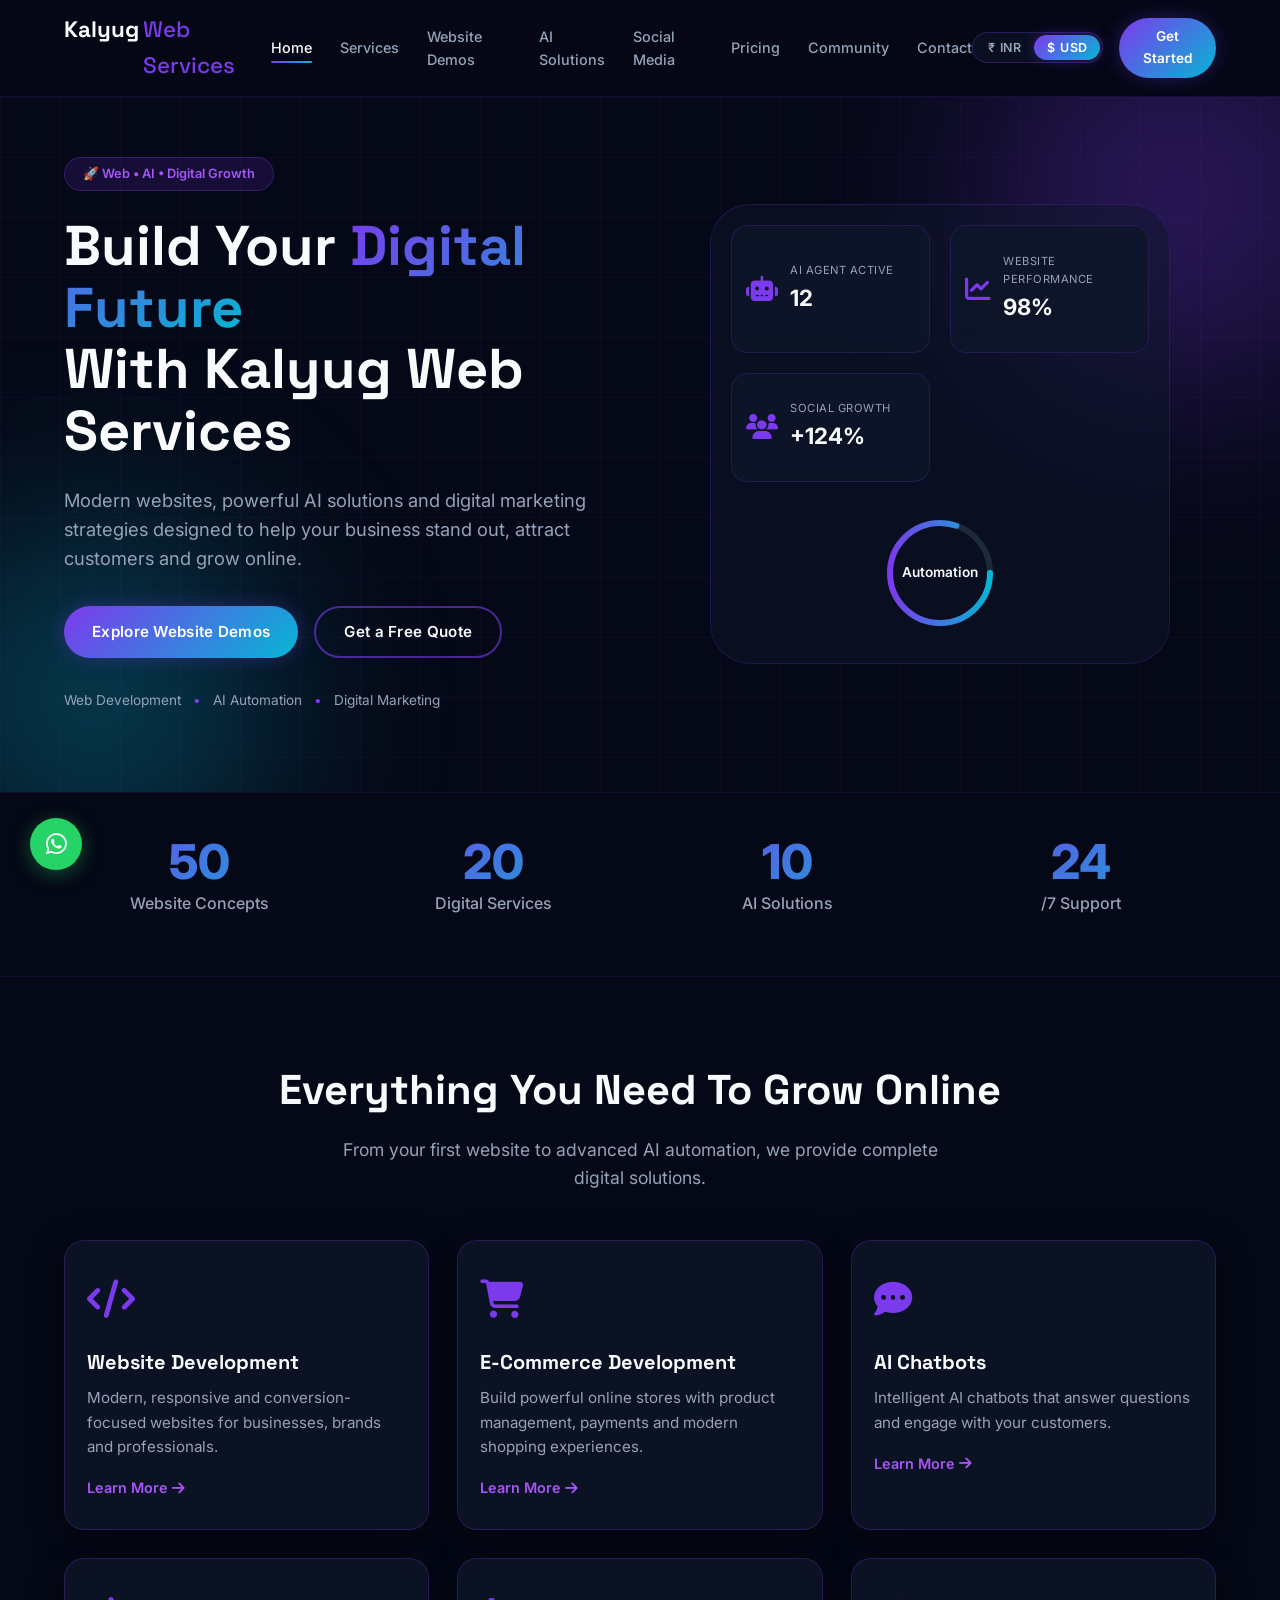
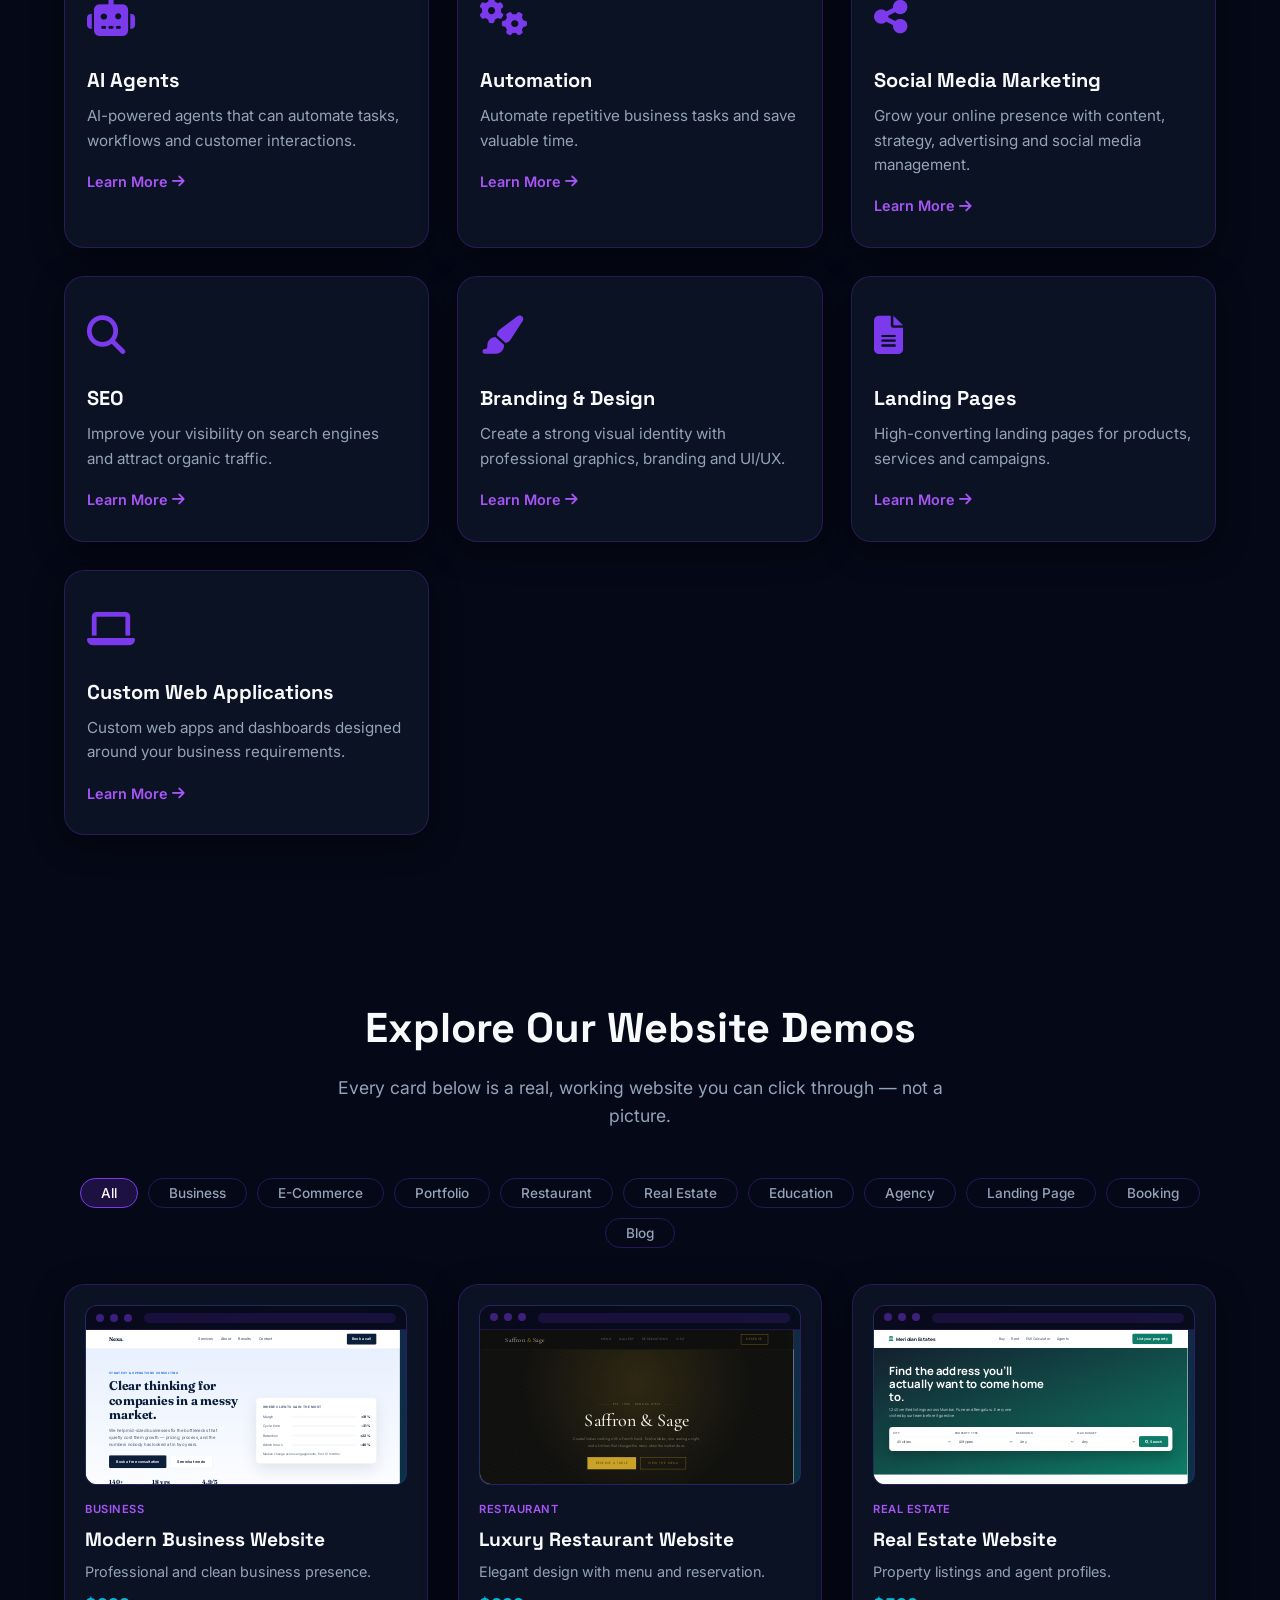
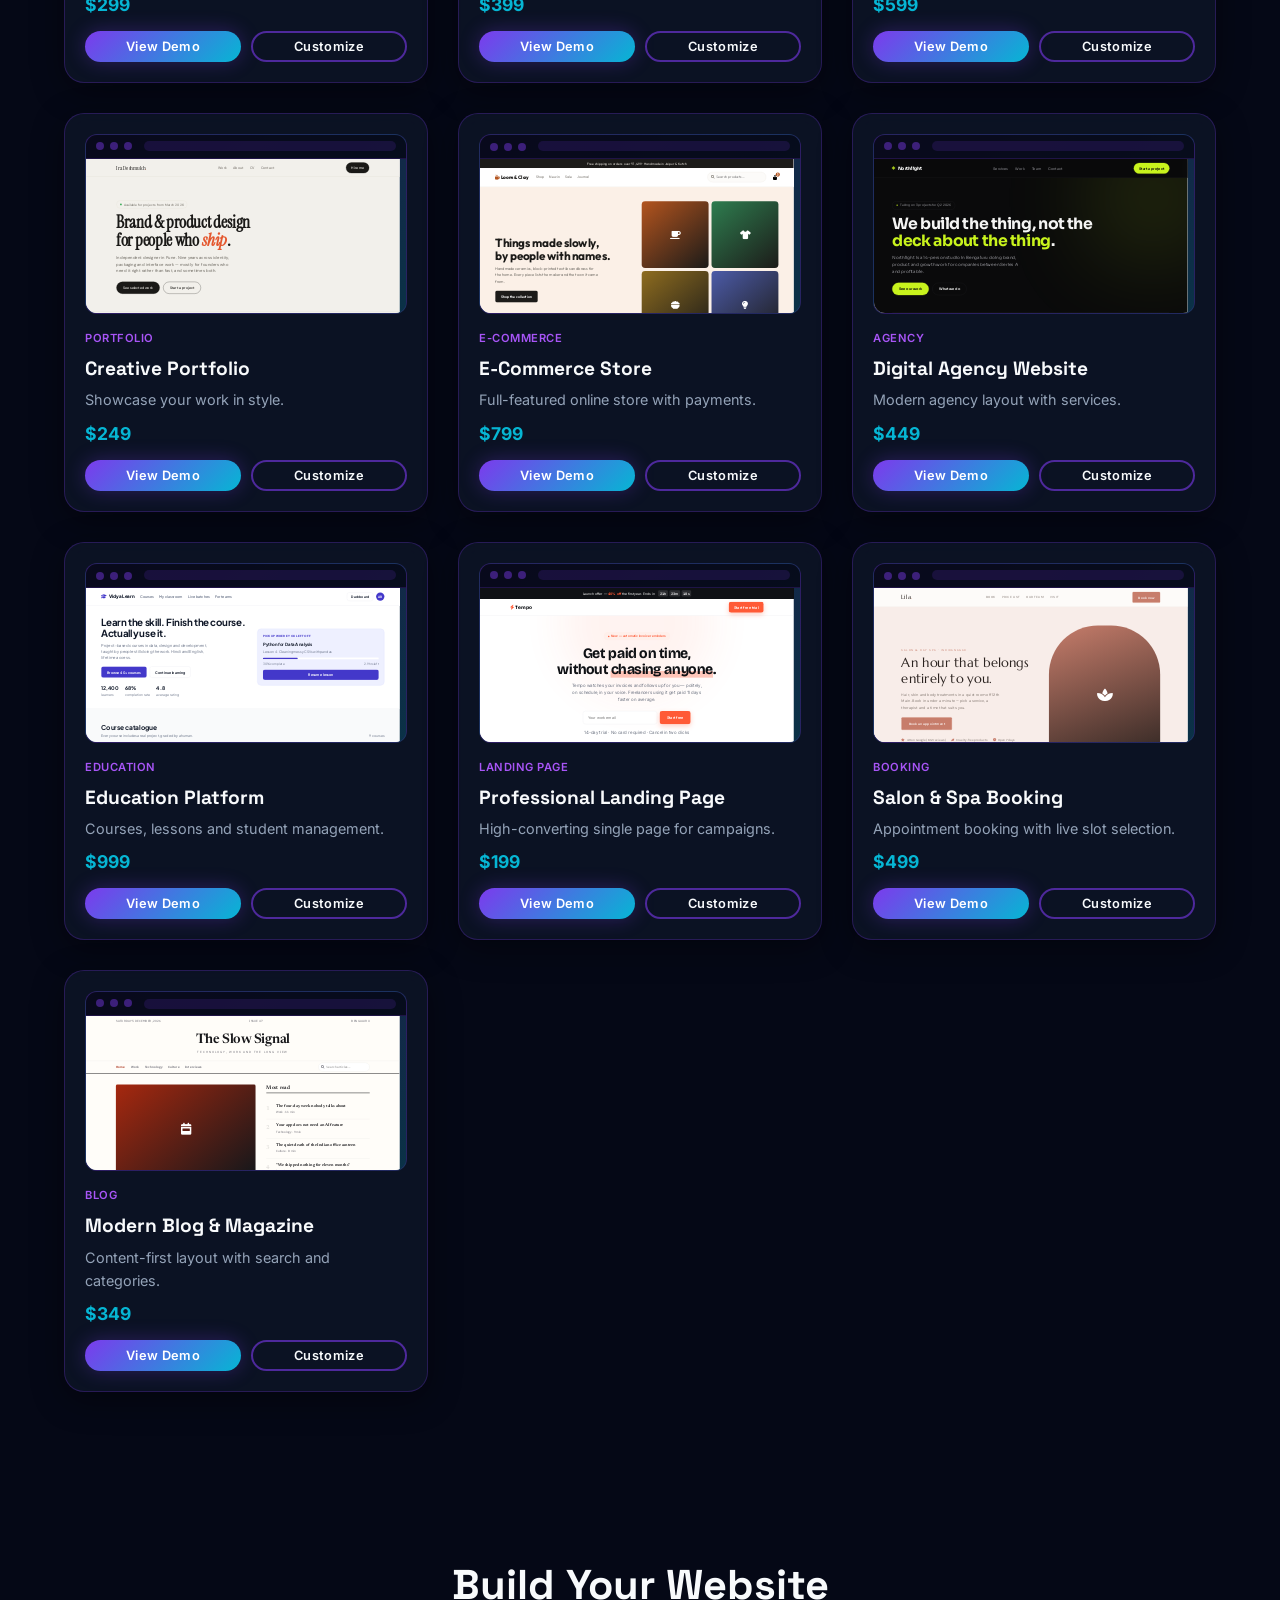
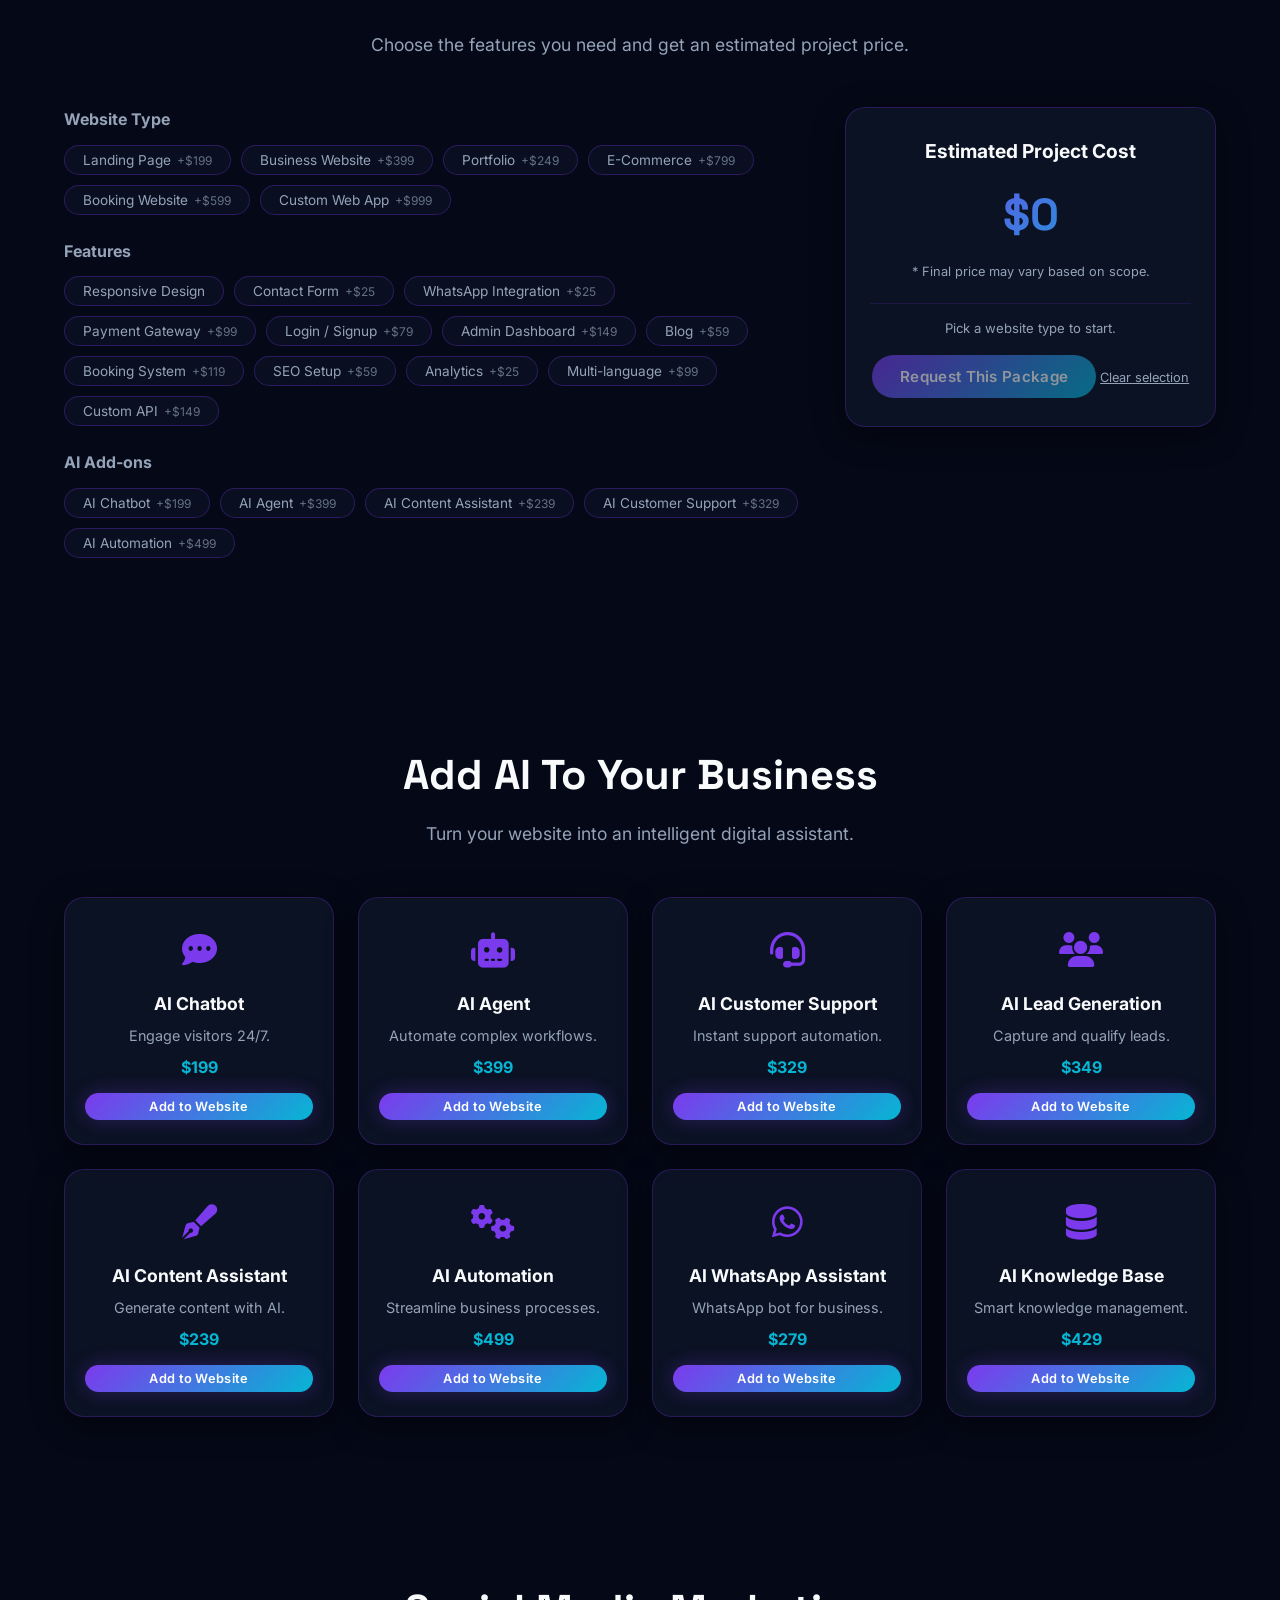
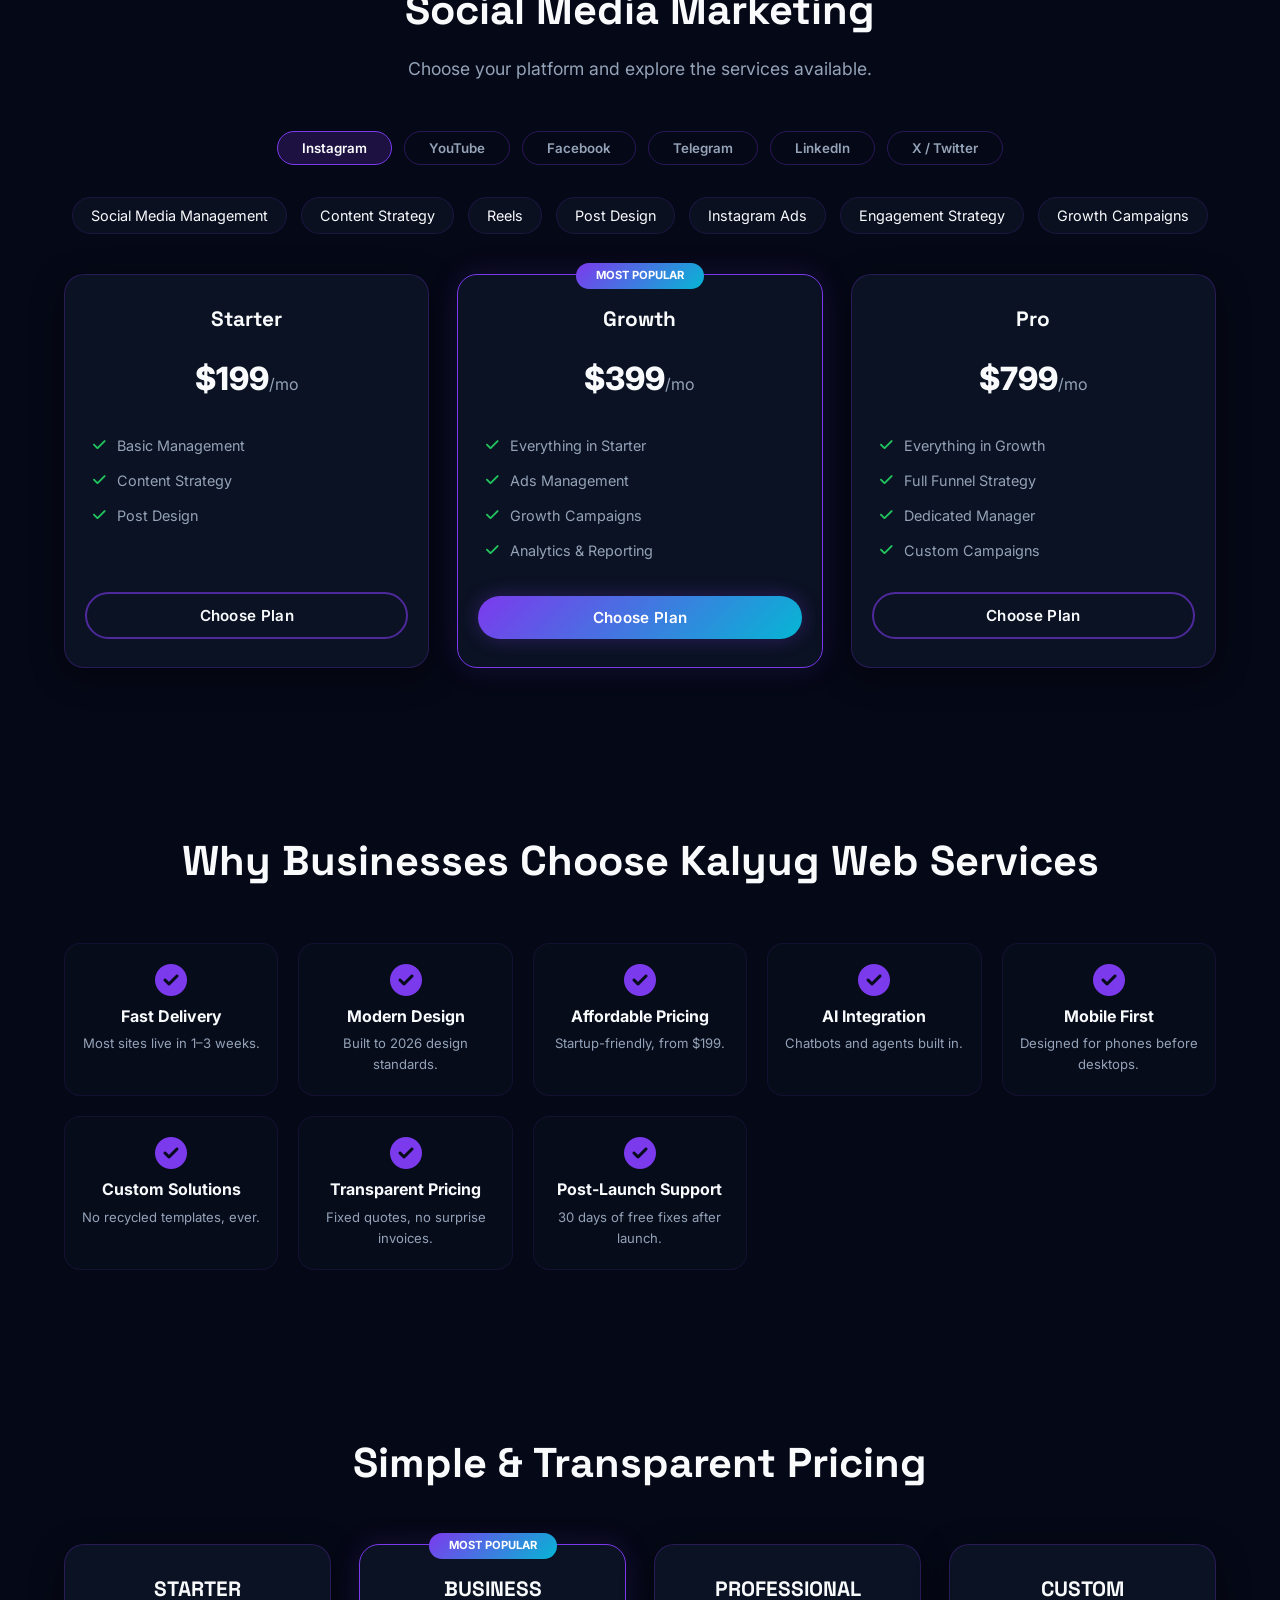
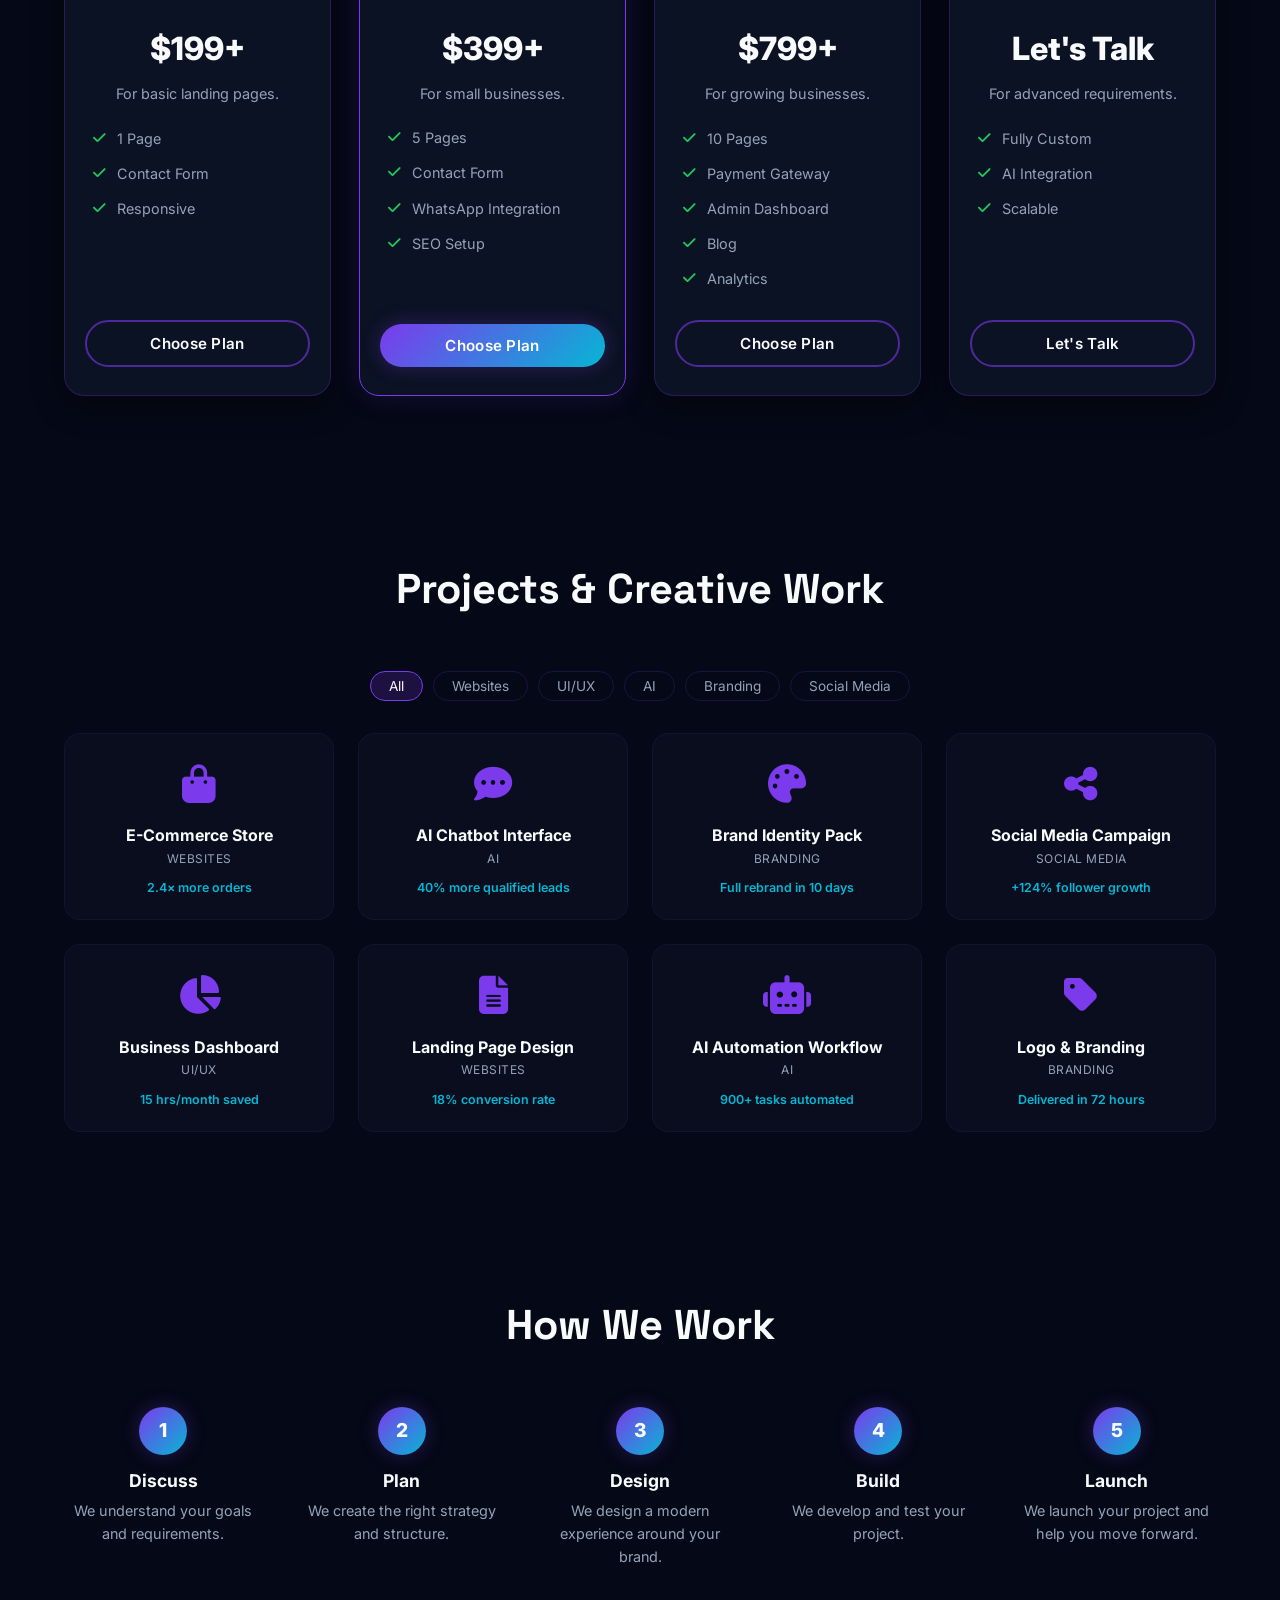
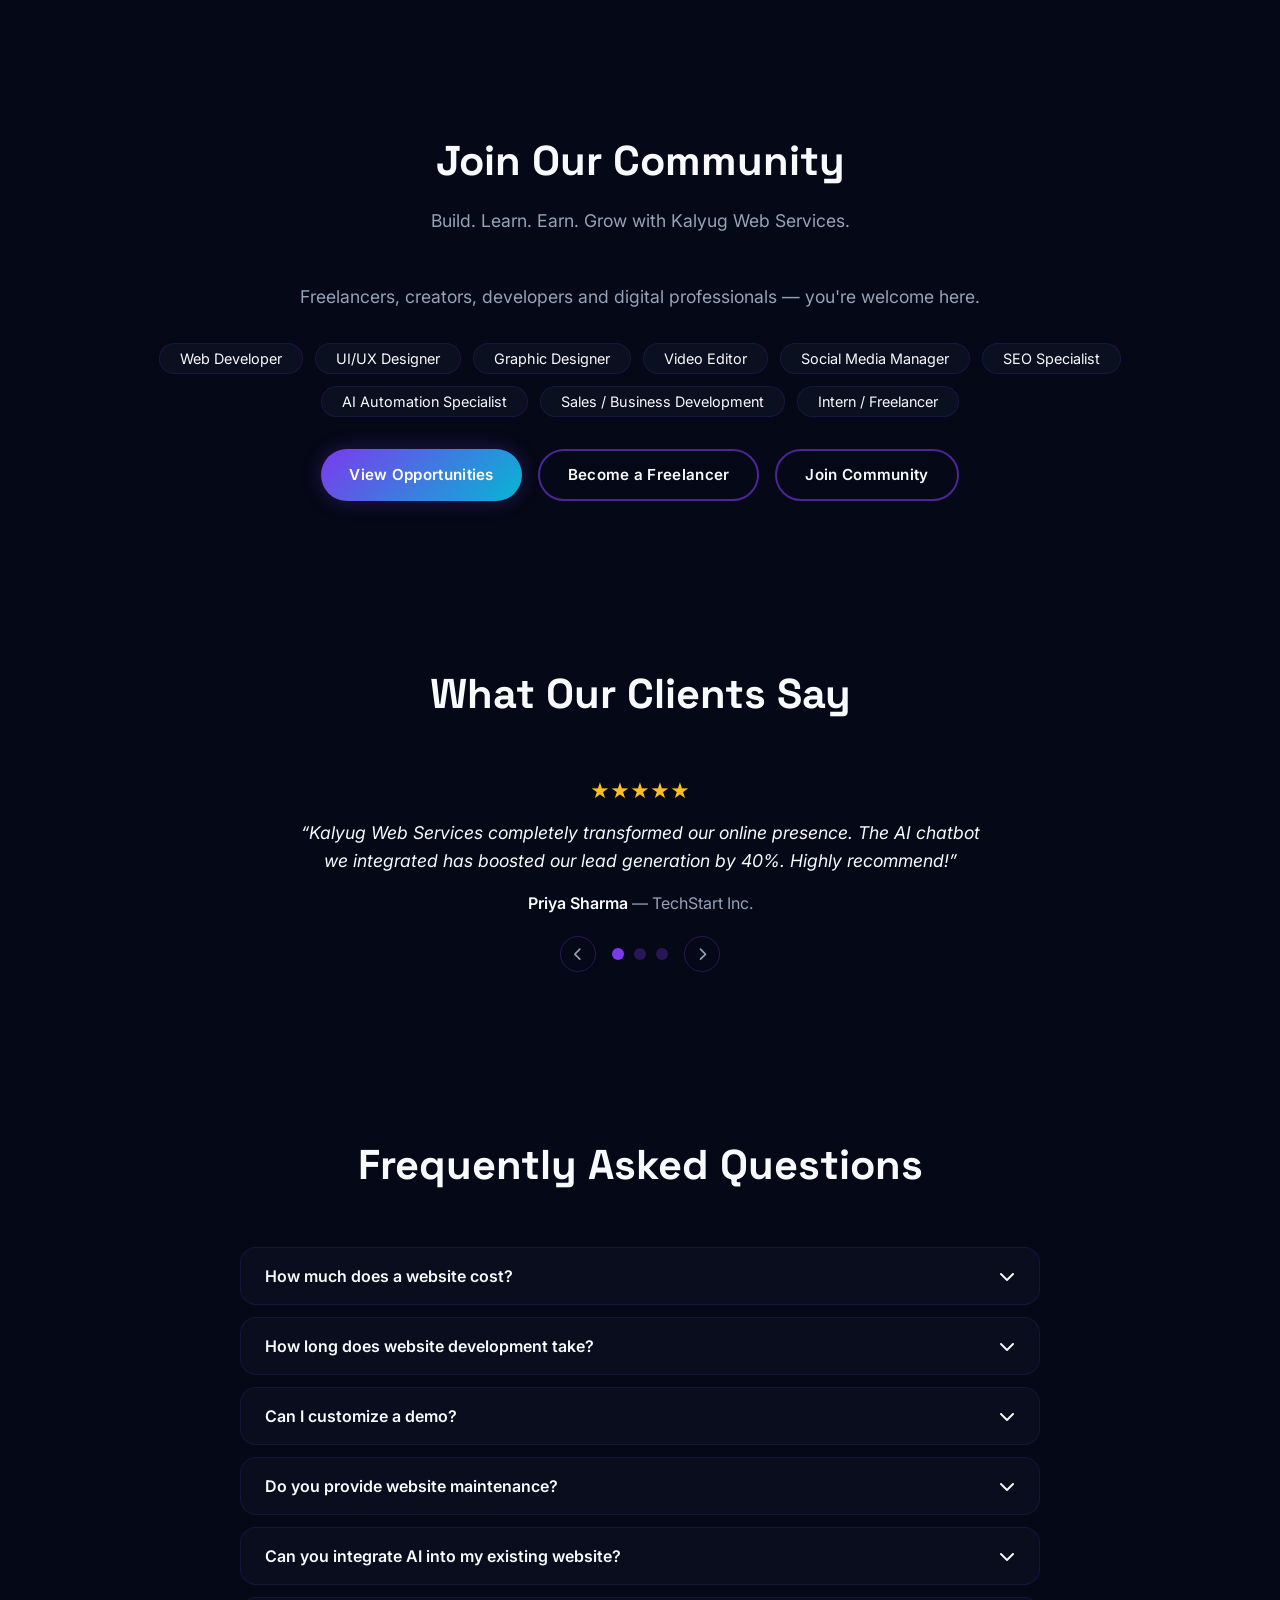
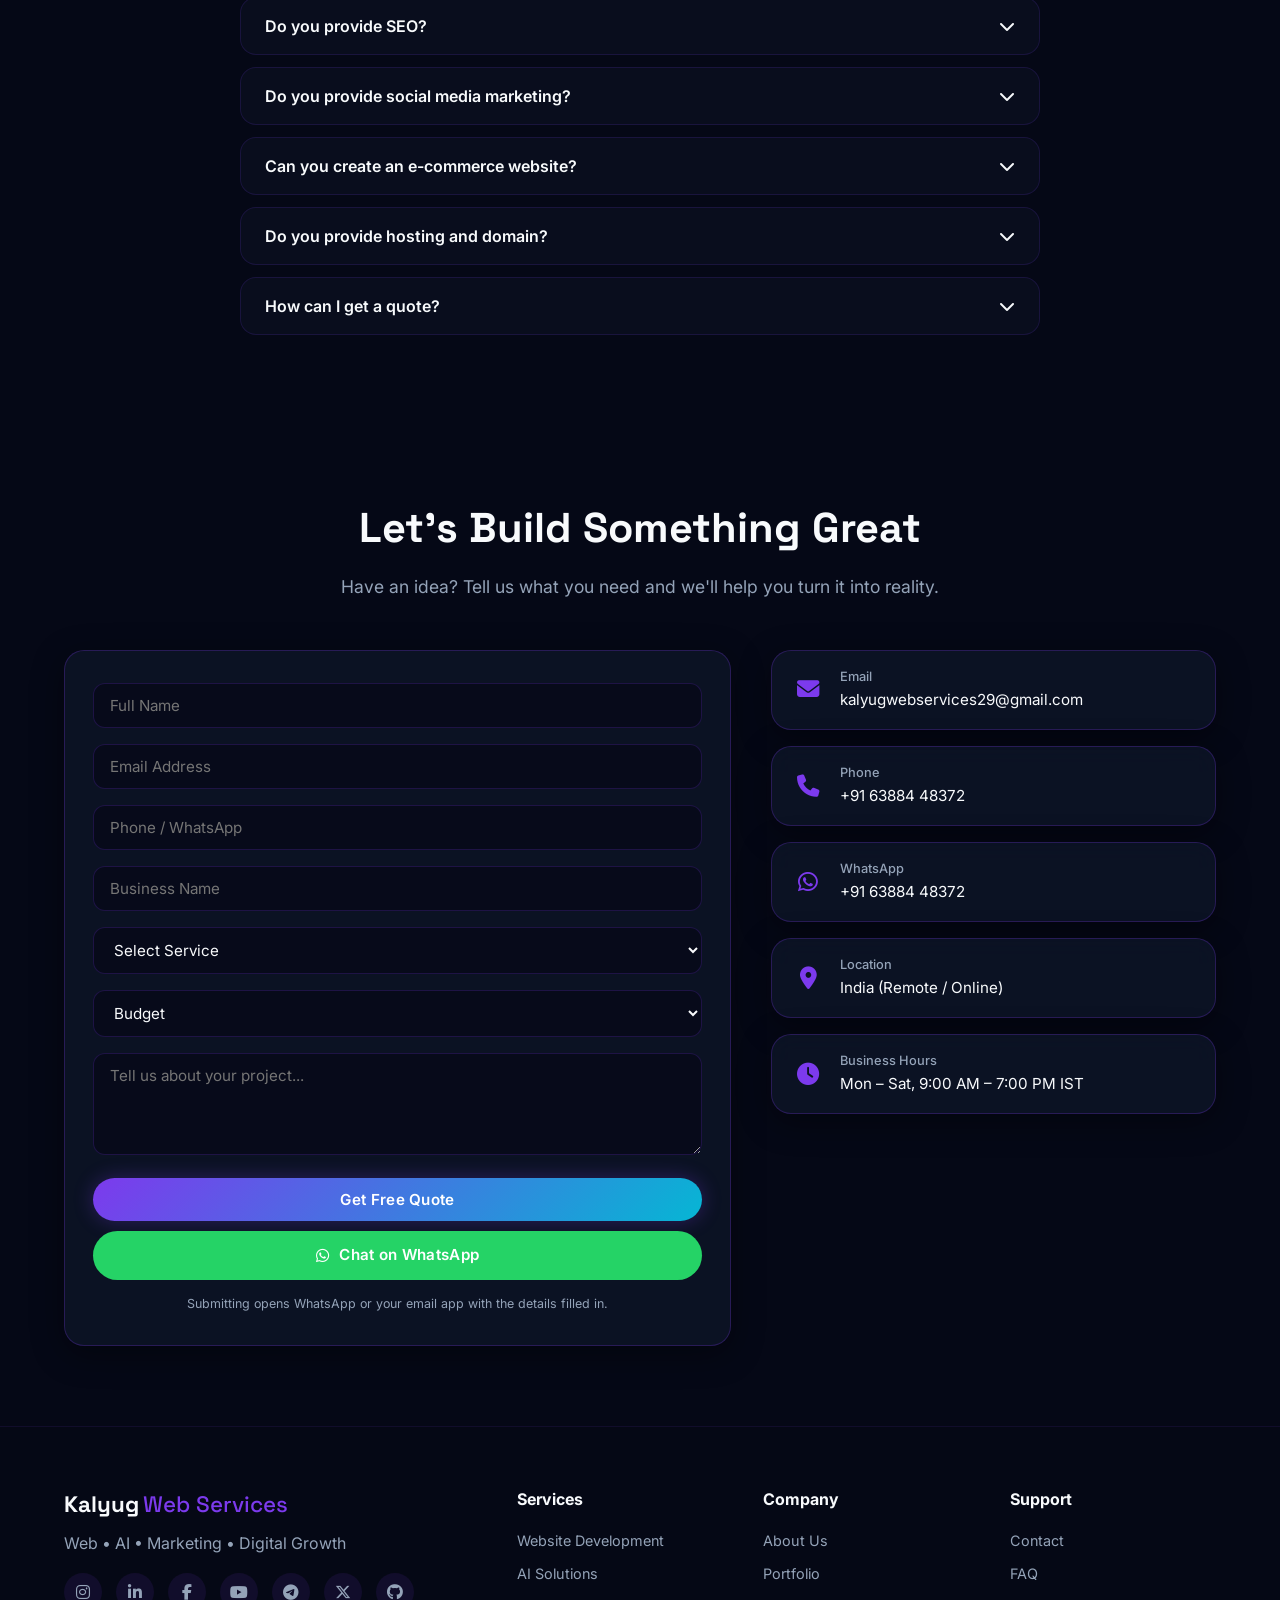
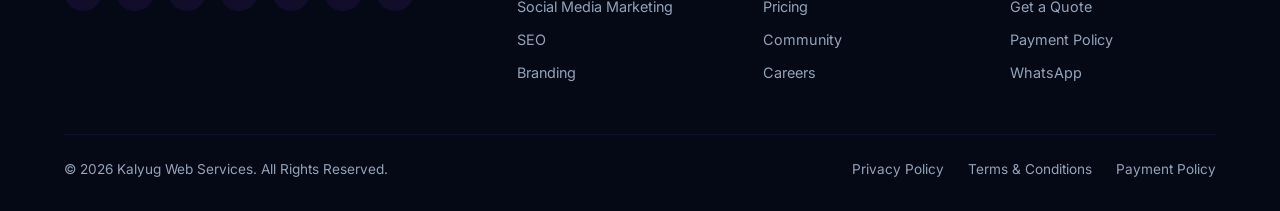
<file: index.html>
<!DOCTYPE html>
<html lang="en">

<head>
    <meta charset="UTF-8">
    <meta name="viewport" content="width=device-width, initial-scale=1.0">
    <title>Kalyug Web Services | Websites, AI &amp; Digital Marketing</title>
    <meta name="description" content="Kalyug Web Services provides modern website development, AI chatbots, AI agents, automation, social media marketing, SEO and custom digital solutions.">
    <meta name="theme-color" content="#050816">
    <link rel="canonical" href="https://kalyugwebs.dpdns.org/">

    <!-- Open Graph / Twitter -->
    <meta property="og:type" content="website">
    <meta property="og:site_name" content="Kalyug Web Services">
    <meta property="og:title" content="Kalyug Web Services | Websites, AI &amp; Digital Marketing">
    <meta property="og:description" content="Modern websites, AI chatbots and agents, automation, social media marketing and SEO — built for businesses that want to grow online.">
    <meta property="og:url" content="https://kalyugwebs.dpdns.org/">
    <meta property="og:image" content="https://kalyugwebs.dpdns.org/assets/og-image.png">
    <meta name="twitter:card" content="summary_large_image">
    <meta name="twitter:title" content="Kalyug Web Services | Websites, AI &amp; Digital Marketing">
    <meta name="twitter:description" content="Modern websites, AI chatbots and agents, automation, social media marketing and SEO.">
    <meta name="twitter:image" content="https://kalyugwebs.dpdns.org/assets/og-image.png">

    <link rel="icon" type="image/svg+xml" href="assets/favicon.svg">
    <link rel="apple-touch-icon" href="assets/favicon.svg">

    <!-- Fonts & icons -->
    <link rel="preconnect" href="https://fonts.googleapis.com">
    <link rel="preconnect" href="https://fonts.gstatic.com" crossorigin>
    <link href="https://fonts.googleapis.com/css2?family=Inter:opsz,wght@14..32,400;14..32,500;14..32,600;14..32,700;14..32,800;14..32,900&family=Space+Grotesk:wght@400;500;600;700&display=swap" rel="stylesheet">
    <link rel="stylesheet" href="https://cdnjs.cloudflare.com/ajax/libs/font-awesome/6.5.0/css/all.min.css">

    <!-- Styles -->
    <link rel="stylesheet" href="css/base.css">
    <link rel="stylesheet" href="css/components.css">
    <link rel="stylesheet" href="css/sections.css">
    <link rel="stylesheet" href="css/responsive.css">

    <script type="application/ld+json">
    {
        "@context": "https://schema.org",
        "@type": "ProfessionalService",
        "name": "Kalyug Web Services",
        "description": "Website development, AI chatbots and agents, automation, social media marketing and SEO.",
        "url": "https://kalyugwebs.dpdns.org/",
        "email": "kalyugwebservices29@gmail.com",
        "telephone": "+91 63884 48372",
        "areaServed": "IN",
        "priceRange": "₹₹",
        "address": { "@type": "PostalAddress", "addressCountry": "IN" },
        "openingHours": "Mo-Sa 09:00-19:00"
    }
    </script>
</head>

<body>
    <a href="#hero" class="sr-only">Skip to main content</a>

    <!-- ============================================================
    NAVBAR
    ============================================================ -->
    <header class="navbar" id="navbar">
        <div class="container navbar-container">
            <a href="#hero" class="navbar-logo">
                <span class="logo-text">Kalyug</span>
                <span class="logo-sub">Web Services</span>
            </a>
            <nav class="navbar-links" id="navbarLinks" aria-label="Main">
                <a href="#hero" class="nav-link active">Home</a>
                <a href="#services" class="nav-link">Services</a>
                <a href="#demos" class="nav-link">Website Demos</a>
                <a href="#ai-solutions" class="nav-link">AI Solutions</a>
                <a href="#social-media" class="nav-link">Social Media</a>
                <a href="#pricing" class="nav-link">Pricing</a>
                <a href="#community" class="nav-link">Community</a>
                <a href="#contact" class="nav-link">Contact</a>
            </nav>
            <div class="navbar-actions">
                <div class="currency-switch" id="currencySwitch" role="group" aria-label="Display currency">
                    <button type="button" data-currency="INR" aria-pressed="true">
                        <span aria-hidden="true">₹</span><span class="cs-label">INR</span>
                    </button>
                    <button type="button" data-currency="USD" aria-pressed="false">
                        <span aria-hidden="true">$</span><span class="cs-label">USD</span>
                    </button>
                </div>
                <a href="#contact" class="btn btn-primary btn-sm btn-glow">Get Started</a>
                <button class="hamburger" id="hamburger" aria-label="Toggle navigation"
                        aria-expanded="false" aria-controls="navbarLinks">
                    <span></span>
                    <span></span>
                    <span></span>
                </button>
            </div>
        </div>
    </header>

    <main>
        <!-- ============================================================
        HERO
        ============================================================ -->
        <section class="hero" id="hero">
            <div class="hero-bg-grid" aria-hidden="true"></div>
            <div class="hero-blob hero-blob-1" aria-hidden="true"></div>
            <div class="hero-blob hero-blob-2" aria-hidden="true"></div>
            <div class="container hero-container">
                <div class="hero-content">
                    <div class="hero-badge"><span>🚀 Web • AI • Digital Growth</span></div>
                    <h1 class="hero-title">Build Your <span class="gradient-text">Digital Future</span><br>With Kalyug Web Services</h1>
                    <p class="hero-subtitle">Modern websites, powerful AI solutions and digital marketing strategies designed to help your business stand out, attract customers and grow online.</p>
                    <div class="hero-buttons">
                        <a href="#demos" class="btn btn-primary btn-glow">Explore Website Demos</a>
                        <a href="#contact" class="btn btn-outline">Get a Free Quote</a>
                    </div>
                    <div class="hero-trust">
                        <span>Web Development</span><span class="dot" aria-hidden="true">•</span>
                        <span>AI Automation</span><span class="dot" aria-hidden="true">•</span>
                        <span>Digital Marketing</span>
                    </div>
                </div>
                <div class="hero-visual">
                    <div class="hero-dashboard" aria-hidden="true">
                        <div class="dashboard-card floating" style="animation-delay:0s">
                            <i class="fas fa-robot"></i>
                            <div>
                                <div class="label">AI Agent Active</div>
                                <div class="value">12</div>
                            </div>
                        </div>
                        <div class="dashboard-card floating" style="animation-delay:0.4s">
                            <i class="fas fa-chart-line"></i>
                            <div>
                                <div class="label">Website Performance</div>
                                <div class="value">98%</div>
                            </div>
                        </div>
                        <div class="dashboard-card floating" style="animation-delay:0.8s">
                            <i class="fas fa-users"></i>
                            <div>
                                <div class="label">Social Growth</div>
                                <div class="value">+124%</div>
                            </div>
                        </div>
                        <div class="dashboard-ring">
                            <svg viewBox="0 0 120 120">
                                <circle cx="60" cy="60" r="50" stroke="#1E293B" stroke-width="6" fill="none" />
                                <circle cx="60" cy="60" r="50" stroke="url(#gradRing)" stroke-width="6" fill="none"
                                        stroke-dasharray="314" stroke-dashoffset="62" stroke-linecap="round" />
                                <defs>
                                    <linearGradient id="gradRing" x1="0%" y1="0%" x2="100%" y2="0%">
                                        <stop offset="0%" stop-color="#7C3AED" />
                                        <stop offset="100%" stop-color="#06B6D4" />
                                    </linearGradient>
                                </defs>
                            </svg>
                            <div class="ring-label">Automation</div>
                        </div>
                    </div>
                </div>
            </div>
        </section>

        <!-- ============================================================
        STATS
        ============================================================ -->
        <section class="stats" id="stats">
            <div class="container stats-container">
                <div class="stat-item"><span class="stat-number" data-count="50">0</span><span class="stat-label">Website Concepts</span></div>
                <div class="stat-item"><span class="stat-number" data-count="20">0</span><span class="stat-label">Digital Services</span></div>
                <div class="stat-item"><span class="stat-number" data-count="10">0</span><span class="stat-label">AI Solutions</span></div>
                <div class="stat-item"><span class="stat-number" data-count="24">0</span><span class="stat-label">/7 Support</span></div>
            </div>
        </section>

        <!-- ============================================================
        SERVICES
        ============================================================ -->
        <section class="services" id="services">
            <div class="container">
                <div class="section-header">
                    <h2>Everything You Need To Grow Online</h2>
                    <p>From your first website to advanced AI automation, we provide complete digital solutions.</p>
                </div>
                <div class="services-grid" id="servicesGrid"></div>
            </div>
        </section>

        <!-- ============================================================
        WEBSITE DEMOS
        ============================================================ -->
        <section class="demos" id="demos">
            <div class="container">
                <div class="section-header">
                    <h2>Explore Our Website Demos</h2>
                    <p>Every card below is a real, working website you can click through — not a picture.</p>
                </div>
                <div class="demo-filters" id="demoFilters"></div>
                <div class="demos-grid" id="demosGrid"></div>
            </div>
        </section>

        <!-- ============================================================
        BUILDER
        ============================================================ -->
        <section class="builder" id="builder">
            <div class="container">
                <div class="section-header">
                    <h2>Build Your Website</h2>
                    <p>Choose the features you need and get an estimated project price.</p>
                </div>
                <div class="builder-layout">
                    <div class="builder-options">
                        <div class="builder-group">
                            <h4>Website Type</h4>
                            <div class="builder-chip-group" id="builderType"></div>
                        </div>
                        <div class="builder-group">
                            <h4>Features</h4>
                            <div class="builder-chip-group" id="builderFeatures"></div>
                        </div>
                        <div class="builder-group">
                            <h4>AI Add-ons</h4>
                            <div class="builder-chip-group" id="builderAI"></div>
                        </div>
                    </div>
                    <div class="builder-summary glass-card">
                        <h4>Estimated Project Cost</h4>
                        <div class="builder-price" id="builderPrice" aria-live="polite">₹0</div>
                        <p class="builder-note">* Final price may vary based on scope.</p>
                        <ul class="builder-breakdown empty" id="builderBreakdown"></ul>
                        <p class="builder-timeline" id="builderTimeline"></p>
                        <button type="button" class="btn btn-primary btn-glow" id="builderRequest">Request This Package</button>
                        <button type="button" class="builder-reset" id="builderReset">Clear selection</button>
                    </div>
                </div>
            </div>
        </section>

        <!-- ============================================================
        AI SOLUTIONS
        ============================================================ -->
        <section class="ai-solutions" id="ai-solutions">
            <div class="container">
                <div class="section-header">
                    <h2>Add AI To Your Business</h2>
                    <p>Turn your website into an intelligent digital assistant.</p>
                </div>
                <div class="ai-grid" id="aiGrid"></div>
            </div>
        </section>

        <!-- ============================================================
        SOCIAL MEDIA
        ============================================================ -->
        <section class="social-media" id="social-media">
            <div class="container">
                <div class="section-header">
                    <h2>Social Media Marketing</h2>
                    <p>Choose your platform and explore the services available.</p>
                </div>
                <div class="social-platforms" id="socialPlatforms"></div>
                <div class="social-services" id="socialServices"></div>
                <div class="social-pricing" id="socialPricing"></div>
            </div>
        </section>

        <!-- ============================================================
        WHY US
        ============================================================ -->
        <section class="why-us" id="why-us">
            <div class="container">
                <div class="section-header">
                    <h2>Why Businesses Choose Kalyug Web Services</h2>
                </div>
                <div class="why-grid" id="whyGrid"></div>
            </div>
        </section>

        <!-- ============================================================
        PRICING
        ============================================================ -->
        <section class="pricing" id="pricing">
            <div class="container">
                <div class="section-header">
                    <h2>Simple &amp; Transparent Pricing</h2>
                </div>
                <div class="social-pricing" id="pricingGrid"></div>
            </div>
        </section>

        <!-- ============================================================
        PORTFOLIO
        ============================================================ -->
        <section class="portfolio" id="portfolio">
            <div class="container">
                <div class="section-header">
                    <h2>Projects &amp; Creative Work</h2>
                </div>
                <div class="portfolio-filters" id="portfolioFilters"></div>
                <div class="portfolio-grid" id="portfolioGrid"></div>
            </div>
        </section>

        <!-- ============================================================
        PROCESS
        ============================================================ -->
        <section class="process" id="process">
            <div class="container">
                <div class="section-header">
                    <h2>How We Work</h2>
                </div>
                <div class="process-timeline" id="processTimeline"></div>
            </div>
        </section>

        <!-- ============================================================
        COMMUNITY
        ============================================================ -->
        <section class="community" id="community">
            <div class="container">
                <div class="section-header">
                    <h2>Join Our Community</h2>
                    <p>Build. Learn. Earn. Grow with Kalyug Web Services.</p>
                </div>
                <p class="community-tagline">Freelancers, creators, developers and digital professionals — you're welcome here.</p>
                <div class="community-roles" id="communityRoles"></div>
                <div class="community-actions">
                    <a href="#" class="btn btn-primary btn-glow" id="openCareersBtn">View Opportunities</a>
                    <a href="#" class="btn btn-outline" id="becomeFreelancerBtn">Become a Freelancer</a>
                    <a href="#contact" class="btn btn-outline">Join Community</a>
                </div>
            </div>
        </section>

        <!-- ============================================================
        TESTIMONIALS
        ============================================================ -->
        <section class="testimonials" id="testimonials">
            <div class="container">
                <div class="section-header">
                    <h2>What Our Clients Say</h2>
                </div>
                <div class="testimonial-slider">
                    <div class="testimonial-track" id="testimonialTrack"></div>
                </div>
                <div class="testimonial-controls">
                    <button type="button" class="testimonial-arrow" id="testimonialPrev" aria-label="Previous review">
                        <i class="fas fa-chevron-left" aria-hidden="true"></i>
                    </button>
                    <div class="testimonial-dots" id="testimonialDots"></div>
                    <button type="button" class="testimonial-arrow" id="testimonialNext" aria-label="Next review">
                        <i class="fas fa-chevron-right" aria-hidden="true"></i>
                    </button>
                </div>
            </div>
        </section>

        <!-- ============================================================
        FAQ
        ============================================================ -->
        <section class="faq" id="faq">
            <div class="container">
                <div class="section-header">
                    <h2>Frequently Asked Questions</h2>
                </div>
                <div class="faq-accordion" id="faqAccordion"></div>
            </div>
        </section>

        <!-- ============================================================
        CONTACT
        ============================================================ -->
        <section class="contact" id="contact">
            <div class="container">
                <div class="section-header">
                    <h2>Let's Build Something Great</h2>
                    <p>Have an idea? Tell us what you need and we'll help you turn it into reality.</p>
                </div>
                <div class="contact-layout">
                    <form class="contact-form glass-card" id="contactForm" novalidate>
                        <div class="field">
                            <label class="sr-only" for="contactName">Full Name</label>
                            <input type="text" id="contactName" data-label="Name" placeholder="Full Name" required autocomplete="name">
                            <span class="field-error">Please tell us your name.</span>
                        </div>
                        <div class="field">
                            <label class="sr-only" for="contactEmail">Email Address</label>
                            <input type="email" id="contactEmail" data-label="Email" placeholder="Email Address" required autocomplete="email">
                            <span class="field-error">Please enter a valid email address.</span>
                        </div>
                        <div class="field">
                            <label class="sr-only" for="contactPhone">Phone / WhatsApp</label>
                            <input type="tel" id="contactPhone" data-label="Phone" placeholder="Phone / WhatsApp" autocomplete="tel">
                            <span class="field-error">That phone number looks too short.</span>
                        </div>
                        <div class="field">
                            <label class="sr-only" for="contactBusiness">Business Name</label>
                            <input type="text" id="contactBusiness" data-label="Business" placeholder="Business Name" autocomplete="organization">
                        </div>
                        <div class="field">
                            <label class="sr-only" for="contactService">Service</label>
                            <select id="contactService" data-label="Service" required>
                                <option value="">Select Service</option>
                                <option>Website</option>
                                <option>E-Commerce</option>
                                <option>AI Chatbot</option>
                                <option>AI Agent</option>
                                <option>Automation</option>
                                <option>Social Media Marketing</option>
                                <option>SEO</option>
                                <option>Branding</option>
                                <option>Custom Project</option>
                                <option>Other</option>
                            </select>
                            <span class="field-error">Pick the service you need.</span>
                        </div>
                        <div class="field">
                            <label class="sr-only" for="contactBudget">Budget</label>
                            <!-- Options are built in JS so the bands follow the active currency. -->
                            <select id="contactBudget" data-label="Budget">
                                <option value="">Budget</option>
                            </select>
                        </div>
                        <div class="field">
                            <label class="sr-only" for="contactMessage">Project details</label>
                            <textarea id="contactMessage" data-label="Project" placeholder="Tell us about your project..." rows="4" required></textarea>
                            <span class="field-error">A sentence or two about the project helps a lot.</span>
                        </div>
                        <div class="form-actions">
                            <button type="submit" class="btn btn-primary btn-glow">Get Free Quote</button>
                            <a href="#" class="btn btn-whatsapp" id="whatsappBtn">
                                <i class="fab fa-whatsapp" aria-hidden="true"></i> Chat on WhatsApp
                            </a>
                            <p class="form-hint" data-config="lead.note"></p>
                        </div>
                    </form>
                    <div class="contact-info" id="contactInfo"></div>
                </div>
            </div>
        </section>
    </main>

    <!-- ============================================================
    FOOTER
    ============================================================ -->
    <footer class="footer">
        <div class="container">
            <div class="footer-grid">
                <div class="footer-brand">
                    <a href="#hero" class="navbar-logo">
                        <span class="logo-text">Kalyug</span><span class="logo-sub">Web Services</span>
                    </a>
                    <p data-config="business.tagline">Web • AI • Marketing • Digital Growth</p>
                    <div class="footer-social">
                        <a href="#" data-social="instagram" aria-label="Instagram" target="_blank" rel="noopener"><i class="fab fa-instagram"></i></a>
                        <a href="#" data-social="linkedin" aria-label="LinkedIn" target="_blank" rel="noopener"><i class="fab fa-linkedin-in"></i></a>
                        <a href="#" data-social="facebook" aria-label="Facebook" target="_blank" rel="noopener"><i class="fab fa-facebook-f"></i></a>
                        <a href="#" data-social="youtube" aria-label="YouTube" target="_blank" rel="noopener"><i class="fab fa-youtube"></i></a>
                        <a href="#" data-social="telegram" aria-label="Telegram" target="_blank" rel="noopener"><i class="fab fa-telegram-plane"></i></a>
                        <a href="#" data-social="x" aria-label="X" target="_blank" rel="noopener"><i class="fab fa-x-twitter"></i></a>
                        <a href="#" data-social="github" aria-label="GitHub" target="_blank" rel="noopener"><i class="fab fa-github"></i></a>
                    </div>
                </div>
                <div class="footer-col">
                    <h4>Services</h4>
                    <a href="#services">Website Development</a>
                    <a href="#ai-solutions">AI Solutions</a>
                    <a href="#social-media">Social Media Marketing</a>
                    <a href="#services">SEO</a>
                    <a href="#services">Branding</a>
                </div>
                <div class="footer-col">
                    <h4>Company</h4>
                    <a href="#hero">About Us</a>
                    <a href="#portfolio">Portfolio</a>
                    <a href="#pricing">Pricing</a>
                    <a href="#community">Community</a>
                    <a href="#community">Careers</a>
                </div>
                <div class="footer-col">
                    <h4>Support</h4>
                    <a href="#contact">Contact</a>
                    <a href="#faq">FAQ</a>
                    <a href="#contact">Get a Quote</a>
                    <a href="payment-policy.html">Payment Policy</a>
                    <a href="#" id="footerWhatsapp" target="_blank" rel="noopener">WhatsApp</a>
                </div>
            </div>
            <div class="footer-bottom">
                <p>&copy; <span id="footerYear">2026</span> Kalyug Web Services. All Rights Reserved.</p>
                <div>
                    <a href="privacy.html">Privacy Policy</a>
                    <a href="terms.html">Terms &amp; Conditions</a>
                    <a href="payment-policy.html">Payment Policy</a>
                </div>
            </div>
        </div>
    </footer>

    <!-- ============================================================
    MODALS
    ============================================================ -->
    <div class="modal" id="demoModal" role="dialog" aria-modal="true" aria-labelledby="demoModalTitle">
        <div class="modal-content glass-card wide">
            <button class="modal-close" data-close aria-label="Close">&times;</button>
            <h3 id="demoModalTitle">Website Preview</h3>
            <div class="demo-preview-frame" id="demoModalFrame">
                <div class="frame-loading">
                    <i class="fas fa-globe" aria-hidden="true"></i><span>Loading live preview…</span>
                </div>
                <iframe title="Live demo preview" loading="lazy"></iframe>
            </div>
            <p id="demoModalDesc"></p>
            <div class="modal-meta" id="demoModalMeta"></div>
            <div class="modal-price-row">
                <span>Starting at</span>
                <span class="amount" id="demoModalPrice"></span>
            </div>
            <div class="modal-btn-row">
                <a href="#" class="btn btn-outline" id="demoModalOpen" target="_blank" rel="noopener">
                    <i class="fas fa-up-right-from-square" aria-hidden="true"></i> Open Full Demo
                </a>
                <button type="button" class="btn btn-outline" id="demoModalCustomize">Customize</button>
                <button type="button" class="btn btn-primary" id="demoModalGet">Get This Design</button>
            </div>
        </div>
    </div>

    <div class="modal" id="serviceModal" role="dialog" aria-modal="true" aria-labelledby="serviceModalTitle">
        <div class="modal-content glass-card">
            <button class="modal-close" data-close aria-label="Close">&times;</button>
            <h3 id="serviceModalTitle"></h3>
            <p id="serviceModalDesc"></p>
            <ul class="service-points" id="serviceModalPoints"></ul>
            <div class="modal-price-row">
                <span>Starting from</span>
                <span class="amount" id="serviceModalPrice"></span>
            </div>
            <div class="modal-btn-row">
                <button type="button" class="btn btn-primary" id="serviceModalQuote">Get a Quote</button>
                <a href="#" class="btn btn-whatsapp" id="serviceModalWa" target="_blank" rel="noopener">
                    <i class="fab fa-whatsapp" aria-hidden="true"></i> Ask on WhatsApp
                </a>
            </div>
        </div>
    </div>

    <div class="modal" id="customizeModal" role="dialog" aria-modal="true" aria-labelledby="customizeModalTitle">
        <div class="modal-content glass-card">
            <button class="modal-close" data-close aria-label="Close">&times;</button>
            <h3 id="customizeModalTitle">Customize This Website</h3>
            <p>Tell us how you'd like <strong id="customizeDemoName">this website</strong> changed and we'll build a custom version for you.</p>
            <form id="customizeForm" novalidate style="margin-top:16px">
                <div class="field">
                    <label class="sr-only" for="customizeName">Your Name</label>
                    <input type="text" id="customizeName" data-label="Name" placeholder="Your Name" required autocomplete="name">
                    <span class="field-error">Please tell us your name.</span>
                </div>
                <div class="field">
                    <label class="sr-only" for="customizeEmail">Your Email</label>
                    <input type="email" id="customizeEmail" data-label="Email" placeholder="Your Email" required autocomplete="email">
                    <span class="field-error">Please enter a valid email address.</span>
                </div>
                <div class="field">
                    <label class="sr-only" for="customizePhone">Phone / WhatsApp</label>
                    <input type="tel" id="customizePhone" data-label="Phone" placeholder="Phone / WhatsApp (optional)" autocomplete="tel">
                    <span class="field-error">That phone number looks too short.</span>
                </div>
                <div class="field">
                    <label class="sr-only" for="customizeDetails">What you need</label>
                    <textarea id="customizeDetails" data-label="Requirements" placeholder="Tell us what you need..." rows="4" required></textarea>
                    <span class="field-error">Let us know what to change.</span>
                </div>
                <div class="form-actions">
                    <button type="submit" class="btn btn-primary">Send Request</button>
                    <a href="#" class="btn btn-whatsapp" id="customizeWa">
                        <i class="fab fa-whatsapp" aria-hidden="true"></i> Send on WhatsApp
                    </a>
                </div>
            </form>
        </div>
    </div>

    <div class="modal" id="careersModal" role="dialog" aria-modal="true" aria-labelledby="careersModalTitle">
        <div class="modal-content glass-card">
            <button class="modal-close" data-close aria-label="Close">&times;</button>
            <h3 id="careersModalTitle">Apply Now</h3>
            <form id="careersForm" novalidate>
                <div class="field">
                    <label class="sr-only" for="careersName">Full Name</label>
                    <input type="text" id="careersName" data-label="Name" placeholder="Full Name" required autocomplete="name">
                    <span class="field-error">Please tell us your name.</span>
                </div>
                <div class="field">
                    <label class="sr-only" for="careersEmail">Email Address</label>
                    <input type="email" id="careersEmail" data-label="Email" placeholder="Email Address" required autocomplete="email">
                    <span class="field-error">Please enter a valid email address.</span>
                </div>
                <div class="field">
                    <label class="sr-only" for="careersPhone">Phone Number</label>
                    <input type="tel" id="careersPhone" data-label="Phone" placeholder="Phone Number" required autocomplete="tel">
                    <span class="field-error">Please enter a reachable phone number.</span>
                </div>
                <div class="field">
                    <label class="sr-only" for="careersRole">Role</label>
                    <select id="careersRole" data-label="Role" required>
                        <option value="">Select Role</option>
                        <option>Web Developer</option>
                        <option>UI/UX Designer</option>
                        <option>Graphic Designer</option>
                        <option>Video Editor</option>
                        <option>Social Media Manager</option>
                        <option>SEO Specialist</option>
                        <option>AI Automation Specialist</option>
                        <option>Sales / Business Development</option>
                        <option>Intern / Freelancer</option>
                    </select>
                    <span class="field-error">Pick the role you're applying for.</span>
                </div>
                <div class="field">
                    <label class="sr-only" for="careersPortfolio">Portfolio / GitHub link</label>
                    <input type="text" id="careersPortfolio" data-label="Portfolio" placeholder="Portfolio / GitHub Link">
                </div>
                <div class="field">
                    <label class="sr-only" for="careersAbout">About you</label>
                    <textarea id="careersAbout" data-label="About" placeholder="Tell us about yourself and your experience..." rows="4" required></textarea>
                    <span class="field-error">Tell us a little about your experience.</span>
                </div>
                <div class="form-actions">
                    <button type="submit" class="btn btn-primary">Submit Application</button>
                    <a href="#" class="btn btn-whatsapp" id="careersWa">
                        <i class="fab fa-whatsapp" aria-hidden="true"></i> Apply on WhatsApp
                    </a>
                </div>
            </form>
        </div>
    </div>

    <!-- Floating actions -->
    <a href="#" class="wa-float" id="waFloat" target="_blank" rel="noopener" aria-label="Chat with us on WhatsApp">
        <i class="fab fa-whatsapp" aria-hidden="true"></i>
    </a>
    <button class="back-to-top" id="backToTop" aria-label="Back to top">
        <i class="fas fa-chevron-up" aria-hidden="true"></i>
    </button>
    <div class="toast" id="toast" role="status" aria-live="polite"></div>

    <!-- Scripts -->
    <script src="js/config.js"></script>
    <script src="js/data.js"></script>
    <script src="js/utils.js"></script>
    <script src="js/currency.js"></script>
    <script src="js/render.js"></script>
    <script src="js/builder.js"></script>
    <script src="js/forms.js"></script>
    <script src="js/ui.js"></script>
    <script src="js/main.js"></script>
</body>

</html>
</file>
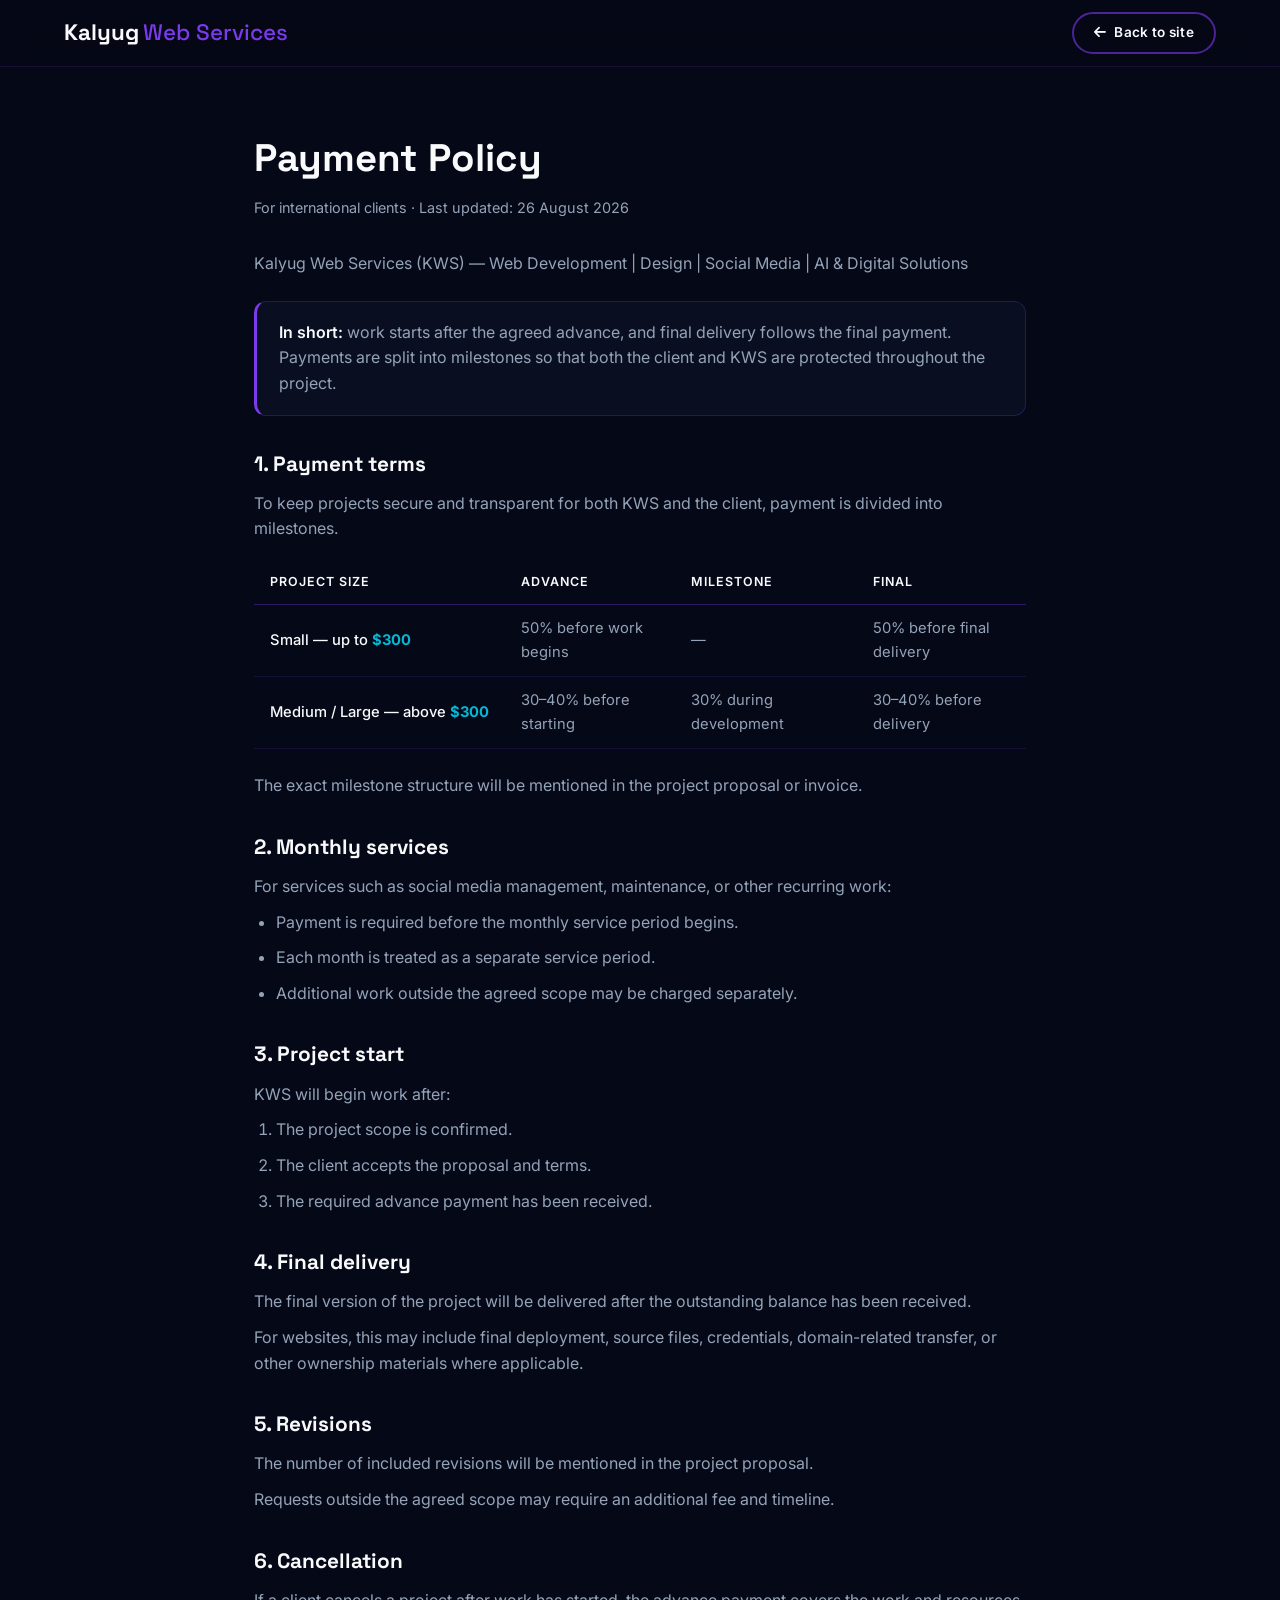
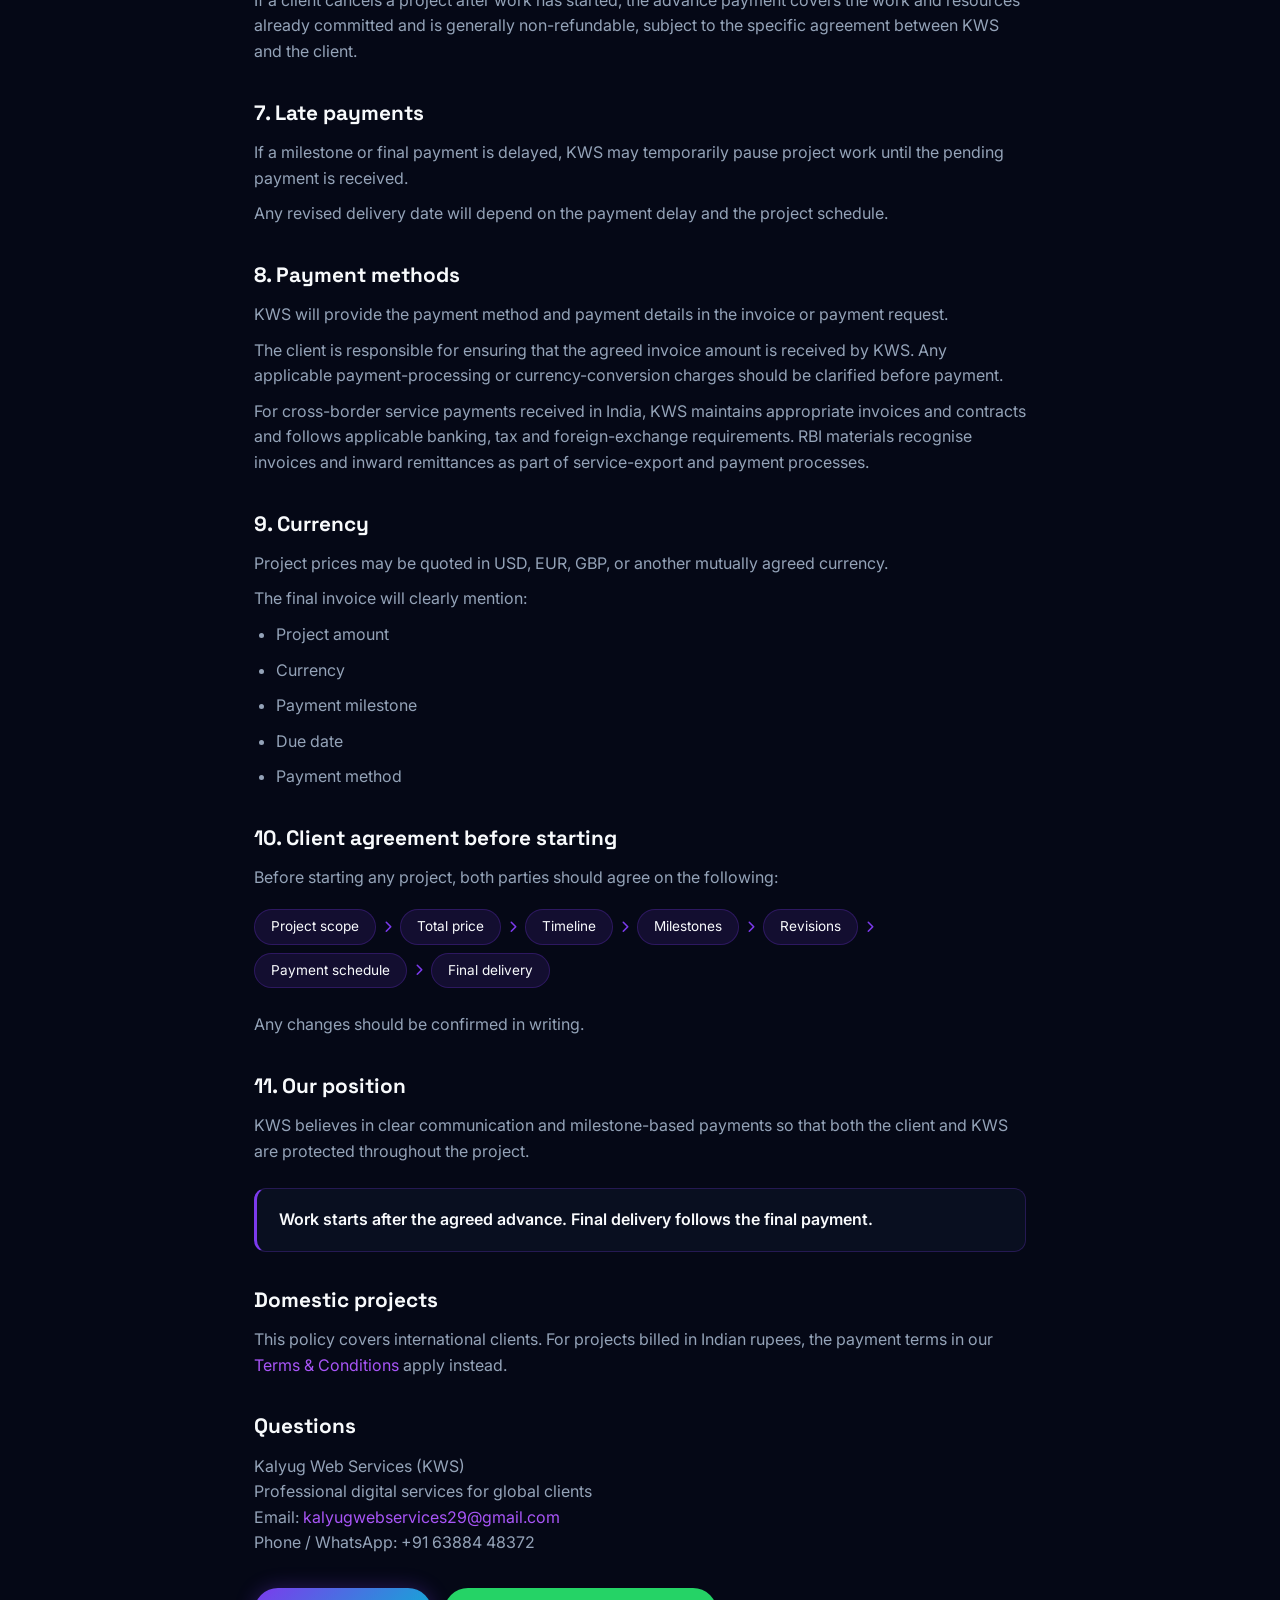
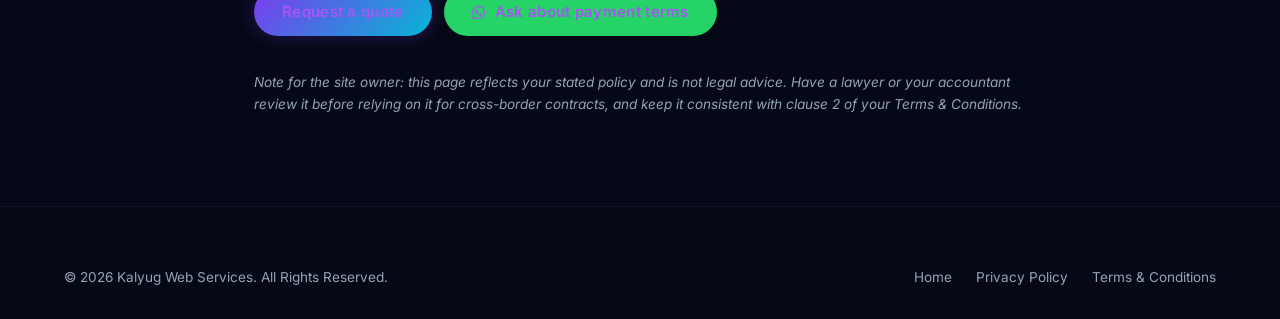
<file: payment-policy.html>
<!DOCTYPE html>
<html lang="en">

<head>
    <meta charset="UTF-8">
    <meta name="viewport" content="width=device-width, initial-scale=1.0">
    <title>Payment Policy — International Clients | Kalyug Web Services</title>
    <meta name="description" content="Milestone-based payment terms for international clients working with Kalyug Web Services — advances, milestones, final delivery, revisions, cancellation and currency.">
    <meta name="robots" content="noindex, follow">
    <link rel="icon" type="image/svg+xml" href="assets/favicon.svg">
    <link rel="preconnect" href="https://fonts.googleapis.com">
    <link rel="preconnect" href="https://fonts.gstatic.com" crossorigin>
    <link href="https://fonts.googleapis.com/css2?family=Inter:opsz,wght@14..32,400;14..32,500;14..32,600;14..32,700;14..32,800&family=Space+Grotesk:wght@400;500;600;700&display=swap" rel="stylesheet">
    <link rel="stylesheet" href="https://cdnjs.cloudflare.com/ajax/libs/font-awesome/6.5.0/css/all.min.css">
    <link rel="stylesheet" href="css/base.css">
    <link rel="stylesheet" href="css/components.css">
    <link rel="stylesheet" href="css/sections.css">
    <link rel="stylesheet" href="css/responsive.css">
</head>

<body>
    <header class="navbar">
        <div class="container navbar-container">
            <a href="index.html" class="navbar-logo">
                <span class="logo-text">Kalyug</span><span class="logo-sub">Web Services</span>
            </a>
            <div class="navbar-actions">
                <a href="index.html" class="btn btn-outline btn-sm"><i class="fas fa-arrow-left"></i> Back to site</a>
            </div>
        </div>
    </header>

    <main class="legal">
        <div class="container" style="max-width:820px">
            <h1>Payment Policy</h1>
            <p class="updated">For international clients &middot; Last updated: 26 August 2026</p>

            <p>Kalyug Web Services (KWS) — Web Development | Design | Social Media | AI &amp; Digital Solutions</p>

            <div class="legal-callout">
                <p><strong>In short:</strong> work starts after the agreed advance, and final delivery follows the
                    final payment. Payments are split into milestones so that both the client and KWS are protected
                    throughout the project.</p>
            </div>

            <h2>1. Payment terms</h2>
            <p>To keep projects secure and transparent for both KWS and the client, payment is divided into
                milestones.</p>

            <table class="legal-table">
                <thead>
                    <tr>
                        <th>Project size</th>
                        <th>Advance</th>
                        <th>Milestone</th>
                        <th>Final</th>
                    </tr>
                </thead>
                <tbody>
                    <tr>
                        <td data-label="Project size">Small — up to <span class="amount">$300</span></td>
                        <td data-label="Advance">50% before work begins</td>
                        <td data-label="Milestone">—</td>
                        <td data-label="Final">50% before final delivery</td>
                    </tr>
                    <tr>
                        <td data-label="Project size">Medium / Large — above <span class="amount">$300</span></td>
                        <td data-label="Advance">30–40% before starting</td>
                        <td data-label="Milestone">30% during development</td>
                        <td data-label="Final">30–40% before delivery</td>
                    </tr>
                </tbody>
            </table>

            <p>The exact milestone structure will be mentioned in the project proposal or invoice.</p>

            <h2>2. Monthly services</h2>
            <p>For services such as social media management, maintenance, or other recurring work:</p>
            <ul>
                <li>Payment is required before the monthly service period begins.</li>
                <li>Each month is treated as a separate service period.</li>
                <li>Additional work outside the agreed scope may be charged separately.</li>
            </ul>

            <h2>3. Project start</h2>
            <p>KWS will begin work after:</p>
            <ol>
                <li>The project scope is confirmed.</li>
                <li>The client accepts the proposal and terms.</li>
                <li>The required advance payment has been received.</li>
            </ol>

            <h2>4. Final delivery</h2>
            <p>The final version of the project will be delivered after the outstanding balance has been received.</p>
            <p>For websites, this may include final deployment, source files, credentials, domain-related transfer,
                or other ownership materials where applicable.</p>

            <h2>5. Revisions</h2>
            <p>The number of included revisions will be mentioned in the project proposal.</p>
            <p>Requests outside the agreed scope may require an additional fee and timeline.</p>

            <h2>6. Cancellation</h2>
            <p>If a client cancels a project after work has started, the advance payment covers the work and resources
                already committed and is generally non-refundable, subject to the specific agreement between KWS and
                the client.</p>

            <h2>7. Late payments</h2>
            <p>If a milestone or final payment is delayed, KWS may temporarily pause project work until the pending
                payment is received.</p>
            <p>Any revised delivery date will depend on the payment delay and the project schedule.</p>

            <h2>8. Payment methods</h2>
            <p>KWS will provide the payment method and payment details in the invoice or payment request.</p>
            <p>The client is responsible for ensuring that the agreed invoice amount is received by KWS. Any applicable
                payment-processing or currency-conversion charges should be clarified before payment.</p>
            <p>For cross-border service payments received in India, KWS maintains appropriate invoices and contracts
                and follows applicable banking, tax and foreign-exchange requirements. RBI materials recognise invoices
                and inward remittances as part of service-export and payment processes.</p>

            <h2>9. Currency</h2>
            <p>Project prices may be quoted in USD, EUR, GBP, or another mutually agreed currency.</p>
            <p>The final invoice will clearly mention:</p>
            <ul>
                <li>Project amount</li>
                <li>Currency</li>
                <li>Payment milestone</li>
                <li>Due date</li>
                <li>Payment method</li>
            </ul>

            <h2>10. Client agreement before starting</h2>
            <p>Before starting any project, both parties should agree on the following:</p>
            <div class="legal-flow">
                <span>Project scope</span><i class="fas fa-chevron-right" aria-hidden="true"></i>
                <span>Total price</span><i class="fas fa-chevron-right" aria-hidden="true"></i>
                <span>Timeline</span><i class="fas fa-chevron-right" aria-hidden="true"></i>
                <span>Milestones</span><i class="fas fa-chevron-right" aria-hidden="true"></i>
                <span>Revisions</span><i class="fas fa-chevron-right" aria-hidden="true"></i>
                <span>Payment schedule</span><i class="fas fa-chevron-right" aria-hidden="true"></i>
                <span>Final delivery</span>
            </div>
            <p>Any changes should be confirmed in writing.</p>

            <h2>11. Our position</h2>
            <p>KWS believes in clear communication and milestone-based payments so that both the client and KWS are
                protected throughout the project.</p>
            <div class="legal-callout">
                <p><strong>Work starts after the agreed advance. Final delivery follows the final payment.</strong></p>
            </div>

            <h2>Domestic projects</h2>
            <p>This policy covers international clients. For projects billed in Indian rupees, the payment terms in
                our <a href="terms.html">Terms &amp; Conditions</a> apply instead.</p>

            <h2>Questions</h2>
            <p>Kalyug Web Services (KWS)<br>
                Professional digital services for global clients<br>
                Email: <a href="mailto:kalyugwebservices29@gmail.com">kalyugwebservices29@gmail.com</a><br>
                Phone / WhatsApp: +91 63884 48372</p>

            <div style="display:flex;gap:12px;flex-wrap:wrap;margin-top:32px">
                <a href="index.html#contact" class="btn btn-primary">Request a quote</a>
                <a href="#" class="btn btn-whatsapp" id="waBtn">
                    <i class="fab fa-whatsapp" aria-hidden="true"></i> Ask about payment terms
                </a>
            </div>

            <p style="margin-top:36px;font-size:0.85rem">
                <em>Note for the site owner: this page reflects your stated policy and is not legal advice. Have a
                lawyer or your accountant review it before relying on it for cross-border contracts, and keep it
                consistent with clause 2 of your Terms &amp; Conditions.</em>
            </p>
        </div>
    </main>

    <footer class="footer">
        <div class="container">
            <div class="footer-bottom" style="border:0;padding-top:0">
                <p>&copy; <span id="y">2026</span> Kalyug Web Services. All Rights Reserved.</p>
                <div>
                    <a href="index.html">Home</a>
                    <a href="privacy.html">Privacy Policy</a>
                    <a href="terms.html">Terms &amp; Conditions</a>
                </div>
            </div>
        </div>
    </footer>

    <script src="js/config.js"></script>
    <script>
        document.getElementById('y').textContent = new Date().getFullYear();
        document.getElementById('waBtn').href = CONFIG.waLink(
            'Hi ' + CONFIG.business.name + ', I have a question about your payment terms for international projects.'
        );
        document.getElementById('waBtn').target = '_blank';
        document.getElementById('waBtn').rel = 'noopener';
    </script>
</body>

</html>
</file>
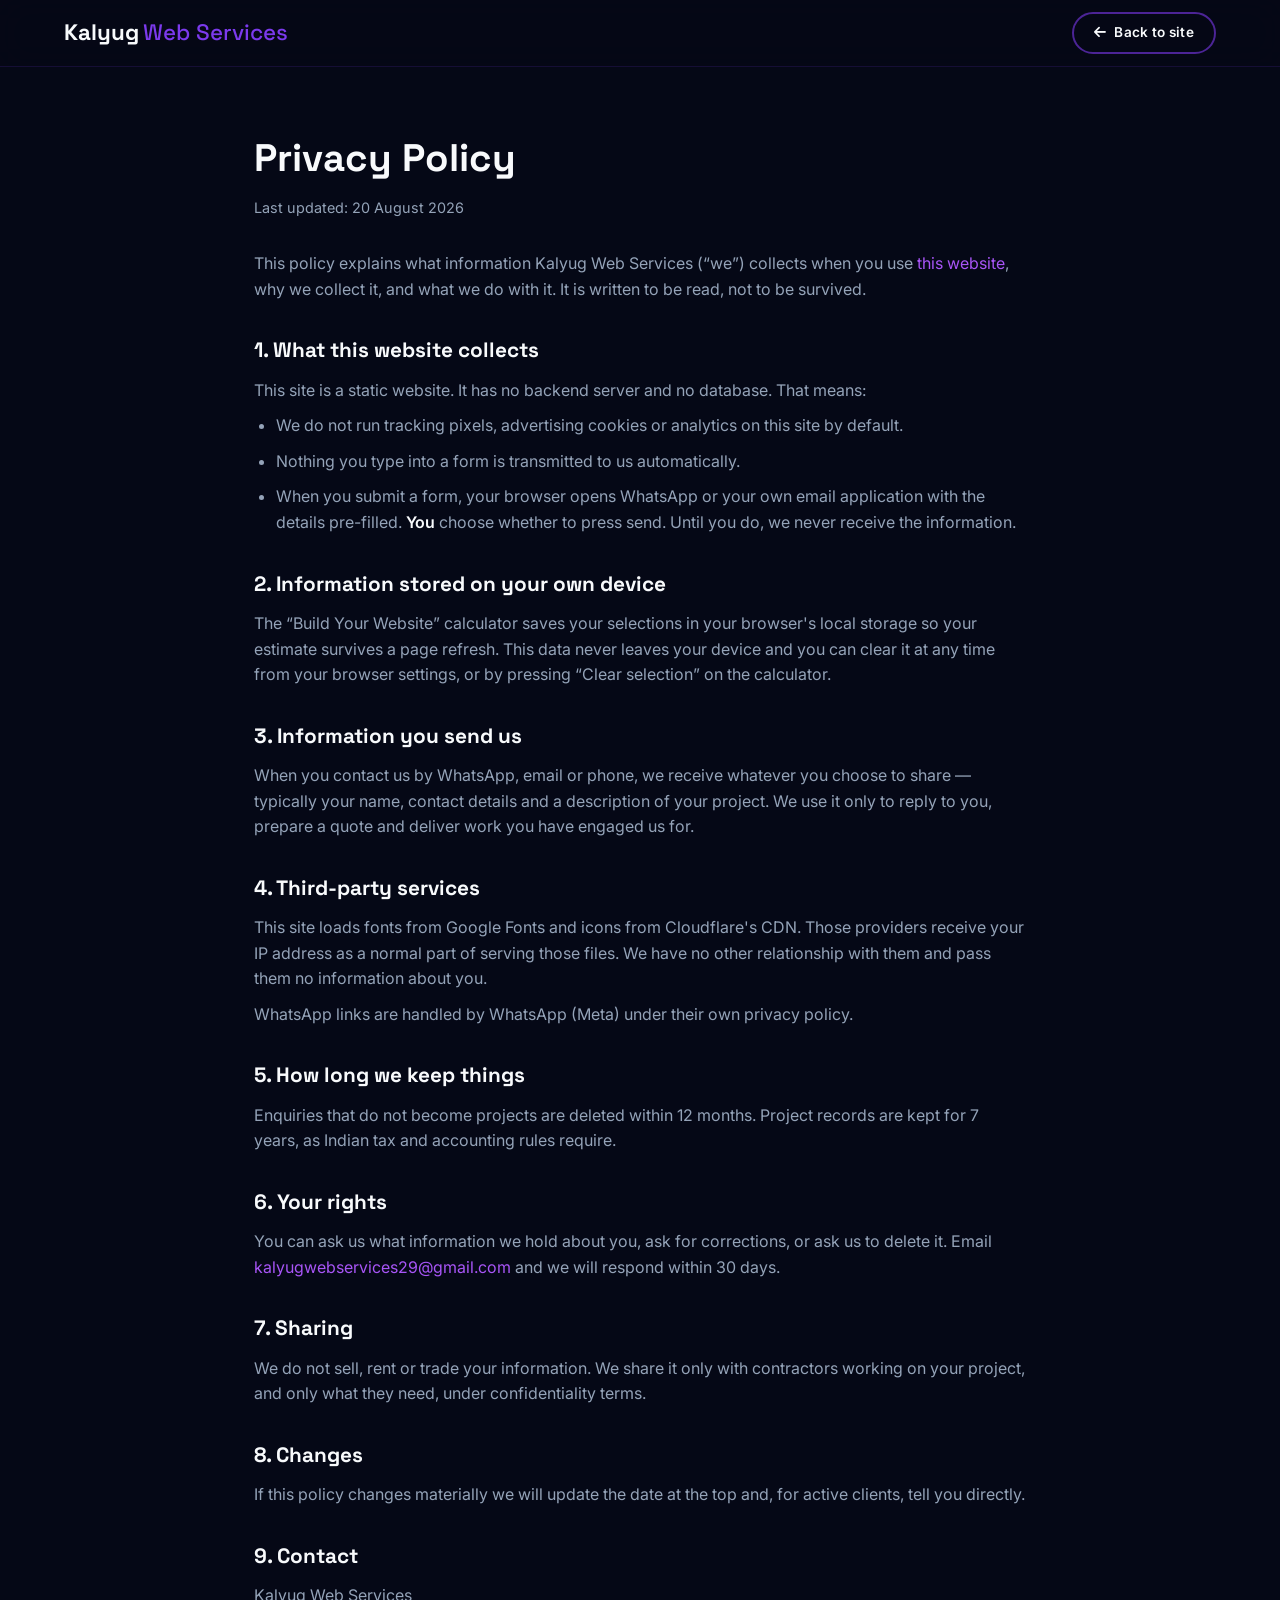
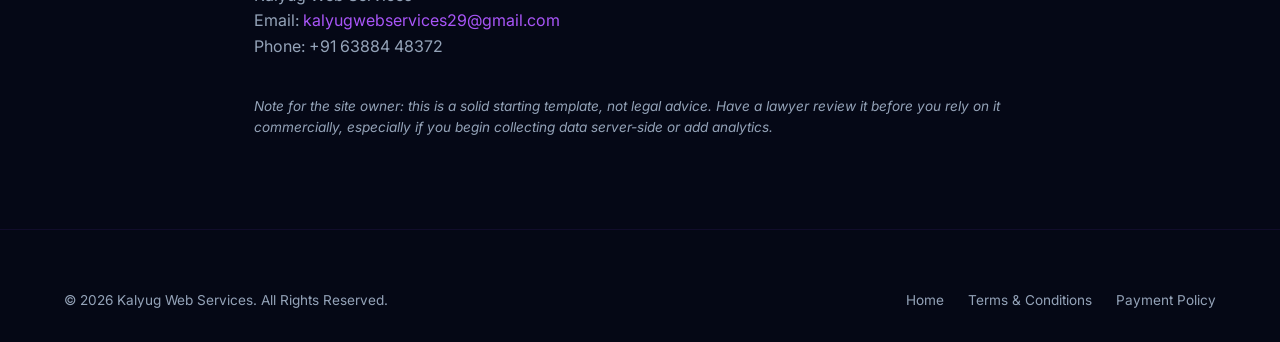
<file: privacy.html>
<!DOCTYPE html>
<html lang="en">

<head>
    <meta charset="UTF-8">
    <meta name="viewport" content="width=device-width, initial-scale=1.0">
    <title>Privacy Policy | Kalyug Web Services</title>
    <meta name="description" content="How Kalyug Web Services collects, uses and protects your information.">
    <meta name="robots" content="noindex, follow">
    <link rel="icon" type="image/svg+xml" href="assets/favicon.svg">
    <link rel="preconnect" href="https://fonts.googleapis.com">
    <link rel="preconnect" href="https://fonts.gstatic.com" crossorigin>
    <link href="https://fonts.googleapis.com/css2?family=Inter:opsz,wght@14..32,400;14..32,500;14..32,600;14..32,700;14..32,800&family=Space+Grotesk:wght@400;500;600;700&display=swap" rel="stylesheet">
    <link rel="stylesheet" href="https://cdnjs.cloudflare.com/ajax/libs/font-awesome/6.5.0/css/all.min.css">
    <link rel="stylesheet" href="css/base.css">
    <link rel="stylesheet" href="css/components.css">
    <link rel="stylesheet" href="css/sections.css">
    <link rel="stylesheet" href="css/responsive.css">
</head>

<body>
    <header class="navbar">
        <div class="container navbar-container">
            <a href="index.html" class="navbar-logo">
                <span class="logo-text">Kalyug</span><span class="logo-sub">Web Services</span>
            </a>
            <div class="navbar-actions">
                <a href="index.html" class="btn btn-outline btn-sm"><i class="fas fa-arrow-left"></i> Back to site</a>
            </div>
        </div>
    </header>

    <main class="legal">
        <div class="container" style="max-width:820px">
            <h1>Privacy Policy</h1>
            <p class="updated">Last updated: 20 August 2026</p>

            <p>This policy explains what information Kalyug Web Services (&ldquo;we&rdquo;) collects when you use
                <a href="index.html">this website</a>, why we collect it, and what we do with it. It is written to
                be read, not to be survived.</p>

            <h2>1. What this website collects</h2>
            <p>This site is a static website. It has no backend server and no database. That means:</p>
            <ul>
                <li>We do not run tracking pixels, advertising cookies or analytics on this site by default.</li>
                <li>Nothing you type into a form is transmitted to us automatically.</li>
                <li>When you submit a form, your browser opens WhatsApp or your own email application with the
                    details pre-filled. <strong>You</strong> choose whether to press send. Until you do, we never
                    receive the information.</li>
            </ul>

            <h2>2. Information stored on your own device</h2>
            <p>The &ldquo;Build Your Website&rdquo; calculator saves your selections in your browser's local storage
                so your estimate survives a page refresh. This data never leaves your device and you can clear it
                at any time from your browser settings, or by pressing &ldquo;Clear selection&rdquo; on the
                calculator.</p>

            <h2>3. Information you send us</h2>
            <p>When you contact us by WhatsApp, email or phone, we receive whatever you choose to share — typically
                your name, contact details and a description of your project. We use it only to reply to you, prepare
                a quote and deliver work you have engaged us for.</p>

            <h2>4. Third-party services</h2>
            <p>This site loads fonts from Google Fonts and icons from Cloudflare's CDN. Those providers receive your
                IP address as a normal part of serving those files. We have no other relationship with them and pass
                them no information about you.</p>
            <p>WhatsApp links are handled by WhatsApp (Meta) under their own privacy policy.</p>

            <h2>5. How long we keep things</h2>
            <p>Enquiries that do not become projects are deleted within 12 months. Project records are kept for
                7 years, as Indian tax and accounting rules require.</p>

            <h2>6. Your rights</h2>
            <p>You can ask us what information we hold about you, ask for corrections, or ask us to delete it. Email
                <a href="mailto:kalyugwebservices29@gmail.com">kalyugwebservices29@gmail.com</a> and we will respond
                within 30 days.</p>

            <h2>7. Sharing</h2>
            <p>We do not sell, rent or trade your information. We share it only with contractors working on your
                project, and only what they need, under confidentiality terms.</p>

            <h2>8. Changes</h2>
            <p>If this policy changes materially we will update the date at the top and, for active clients, tell
                you directly.</p>

            <h2>9. Contact</h2>
            <p>Kalyug Web Services<br>
                Email: <a href="mailto:kalyugwebservices29@gmail.com">kalyugwebservices29@gmail.com</a><br>
                Phone: +91 63884 48372</p>

            <p style="margin-top:36px;font-size:0.85rem">
                <em>Note for the site owner: this is a solid starting template, not legal advice. Have a lawyer
                review it before you rely on it commercially, especially if you begin collecting data server-side
                or add analytics.</em>
            </p>
        </div>
    </main>

    <footer class="footer">
        <div class="container">
            <div class="footer-bottom" style="border:0;padding-top:0">
                <p>&copy; <span id="y">2026</span> Kalyug Web Services. All Rights Reserved.</p>
                <div>
                    <a href="index.html">Home</a>
                    <a href="terms.html">Terms &amp; Conditions</a>
                    <a href="payment-policy.html">Payment Policy</a>
                </div>
            </div>
        </div>
    </footer>

    <script>document.getElementById('y').textContent = new Date().getFullYear();</script>
</body>

</html>
</file>
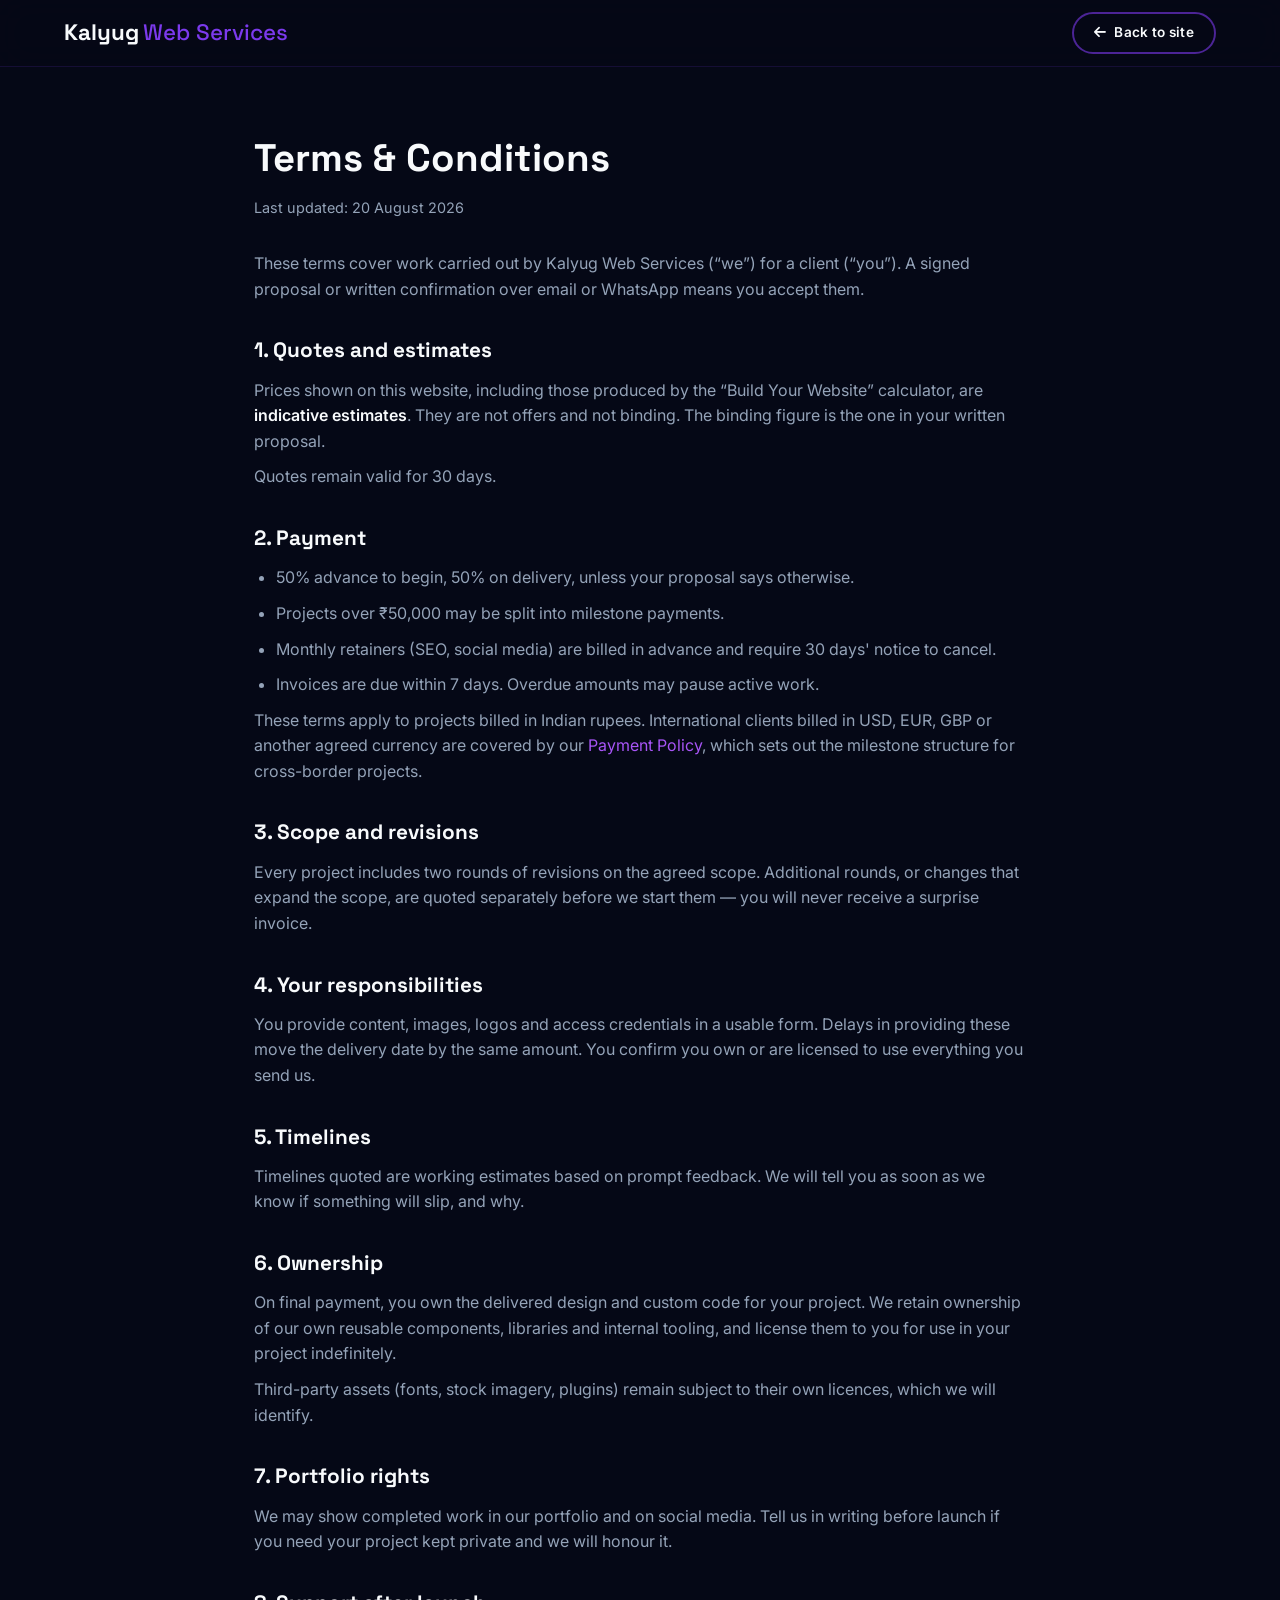
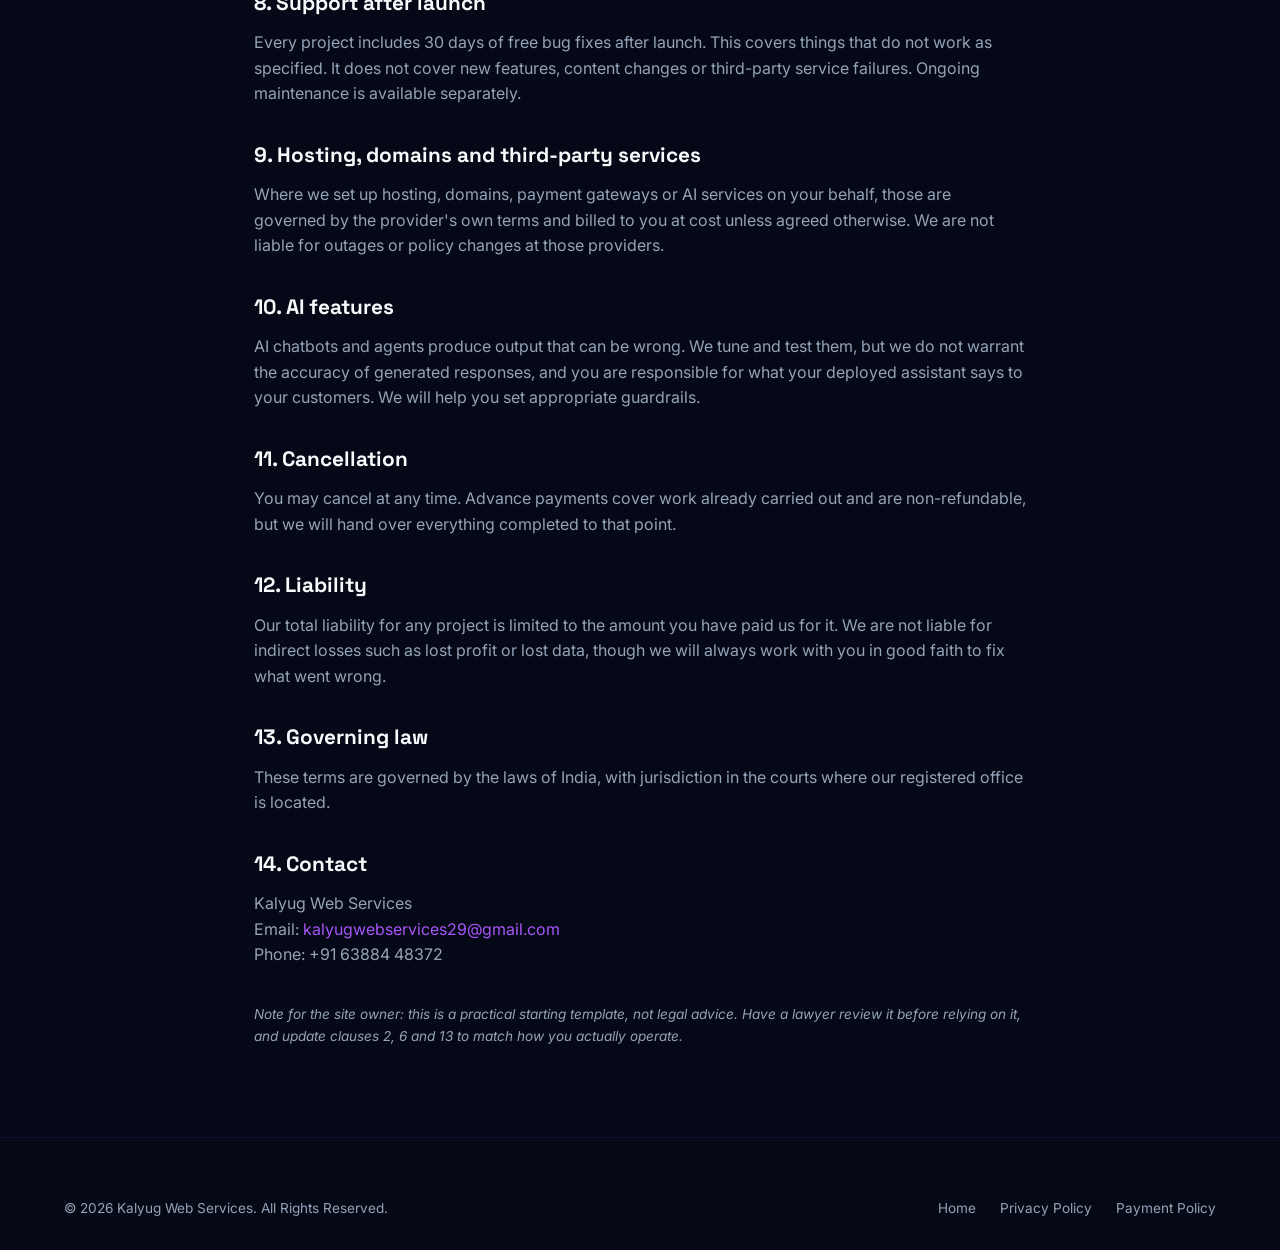
<file: terms.html>
<!DOCTYPE html>
<html lang="en">

<head>
    <meta charset="UTF-8">
    <meta name="viewport" content="width=device-width, initial-scale=1.0">
    <title>Terms &amp; Conditions | Kalyug Web Services</title>
    <meta name="description" content="Terms of service for Kalyug Web Services projects and engagements.">
    <meta name="robots" content="noindex, follow">
    <link rel="icon" type="image/svg+xml" href="assets/favicon.svg">
    <link rel="preconnect" href="https://fonts.googleapis.com">
    <link rel="preconnect" href="https://fonts.gstatic.com" crossorigin>
    <link href="https://fonts.googleapis.com/css2?family=Inter:opsz,wght@14..32,400;14..32,500;14..32,600;14..32,700;14..32,800&family=Space+Grotesk:wght@400;500;600;700&display=swap" rel="stylesheet">
    <link rel="stylesheet" href="https://cdnjs.cloudflare.com/ajax/libs/font-awesome/6.5.0/css/all.min.css">
    <link rel="stylesheet" href="css/base.css">
    <link rel="stylesheet" href="css/components.css">
    <link rel="stylesheet" href="css/sections.css">
    <link rel="stylesheet" href="css/responsive.css">
</head>

<body>
    <header class="navbar">
        <div class="container navbar-container">
            <a href="index.html" class="navbar-logo">
                <span class="logo-text">Kalyug</span><span class="logo-sub">Web Services</span>
            </a>
            <div class="navbar-actions">
                <a href="index.html" class="btn btn-outline btn-sm"><i class="fas fa-arrow-left"></i> Back to site</a>
            </div>
        </div>
    </header>

    <main class="legal">
        <div class="container" style="max-width:820px">
            <h1>Terms &amp; Conditions</h1>
            <p class="updated">Last updated: 20 August 2026</p>

            <p>These terms cover work carried out by Kalyug Web Services (&ldquo;we&rdquo;) for a client
                (&ldquo;you&rdquo;). A signed proposal or written confirmation over email or WhatsApp means you accept
                them.</p>

            <h2>1. Quotes and estimates</h2>
            <p>Prices shown on this website, including those produced by the &ldquo;Build Your Website&rdquo;
                calculator, are <strong>indicative estimates</strong>. They are not offers and not binding. The
                binding figure is the one in your written proposal.</p>
            <p>Quotes remain valid for 30 days.</p>

            <h2>2. Payment</h2>
            <ul>
                <li>50% advance to begin, 50% on delivery, unless your proposal says otherwise.</li>
                <li>Projects over ₹50,000 may be split into milestone payments.</li>
                <li>Monthly retainers (SEO, social media) are billed in advance and require 30 days' notice to cancel.</li>
                <li>Invoices are due within 7 days. Overdue amounts may pause active work.</li>
            </ul>
            <p>These terms apply to projects billed in Indian rupees. International clients billed in USD, EUR, GBP or
                another agreed currency are covered by our
                <a href="payment-policy.html">Payment Policy</a>, which sets out the milestone structure for
                cross-border projects.</p>

            <h2>3. Scope and revisions</h2>
            <p>Every project includes two rounds of revisions on the agreed scope. Additional rounds, or changes that
                expand the scope, are quoted separately before we start them — you will never receive a surprise
                invoice.</p>

            <h2>4. Your responsibilities</h2>
            <p>You provide content, images, logos and access credentials in a usable form. Delays in providing these
                move the delivery date by the same amount. You confirm you own or are licensed to use everything you
                send us.</p>

            <h2>5. Timelines</h2>
            <p>Timelines quoted are working estimates based on prompt feedback. We will tell you as soon as we know if
                something will slip, and why.</p>

            <h2>6. Ownership</h2>
            <p>On final payment, you own the delivered design and custom code for your project. We retain ownership of
                our own reusable components, libraries and internal tooling, and license them to you for use in your
                project indefinitely.</p>
            <p>Third-party assets (fonts, stock imagery, plugins) remain subject to their own licences, which we will
                identify.</p>

            <h2>7. Portfolio rights</h2>
            <p>We may show completed work in our portfolio and on social media. Tell us in writing before launch if
                you need your project kept private and we will honour it.</p>

            <h2>8. Support after launch</h2>
            <p>Every project includes 30 days of free bug fixes after launch. This covers things that do not work as
                specified. It does not cover new features, content changes or third-party service failures. Ongoing
                maintenance is available separately.</p>

            <h2>9. Hosting, domains and third-party services</h2>
            <p>Where we set up hosting, domains, payment gateways or AI services on your behalf, those are governed by
                the provider's own terms and billed to you at cost unless agreed otherwise. We are not liable for
                outages or policy changes at those providers.</p>

            <h2>10. AI features</h2>
            <p>AI chatbots and agents produce output that can be wrong. We tune and test them, but we do not warrant
                the accuracy of generated responses, and you are responsible for what your deployed assistant says to
                your customers. We will help you set appropriate guardrails.</p>

            <h2>11. Cancellation</h2>
            <p>You may cancel at any time. Advance payments cover work already carried out and are non-refundable, but
                we will hand over everything completed to that point.</p>

            <h2>12. Liability</h2>
            <p>Our total liability for any project is limited to the amount you have paid us for it. We are not liable
                for indirect losses such as lost profit or lost data, though we will always work with you in good faith
                to fix what went wrong.</p>

            <h2>13. Governing law</h2>
            <p>These terms are governed by the laws of India, with jurisdiction in the courts where our registered
                office is located.</p>

            <h2>14. Contact</h2>
            <p>Kalyug Web Services<br>
                Email: <a href="mailto:kalyugwebservices29@gmail.com">kalyugwebservices29@gmail.com</a><br>
                Phone: +91 63884 48372</p>

            <p style="margin-top:36px;font-size:0.85rem">
                <em>Note for the site owner: this is a practical starting template, not legal advice. Have a lawyer
                review it before relying on it, and update clauses 2, 6 and 13 to match how you actually operate.</em>
            </p>
        </div>
    </main>

    <footer class="footer">
        <div class="container">
            <div class="footer-bottom" style="border:0;padding-top:0">
                <p>&copy; <span id="y">2026</span> Kalyug Web Services. All Rights Reserved.</p>
                <div>
                    <a href="index.html">Home</a>
                    <a href="privacy.html">Privacy Policy</a>
                    <a href="payment-policy.html">Payment Policy</a>
                </div>
            </div>
        </div>
    </footer>

    <script>document.getElementById('y').textContent = new Date().getFullYear();</script>
</body>

</html>
</file>
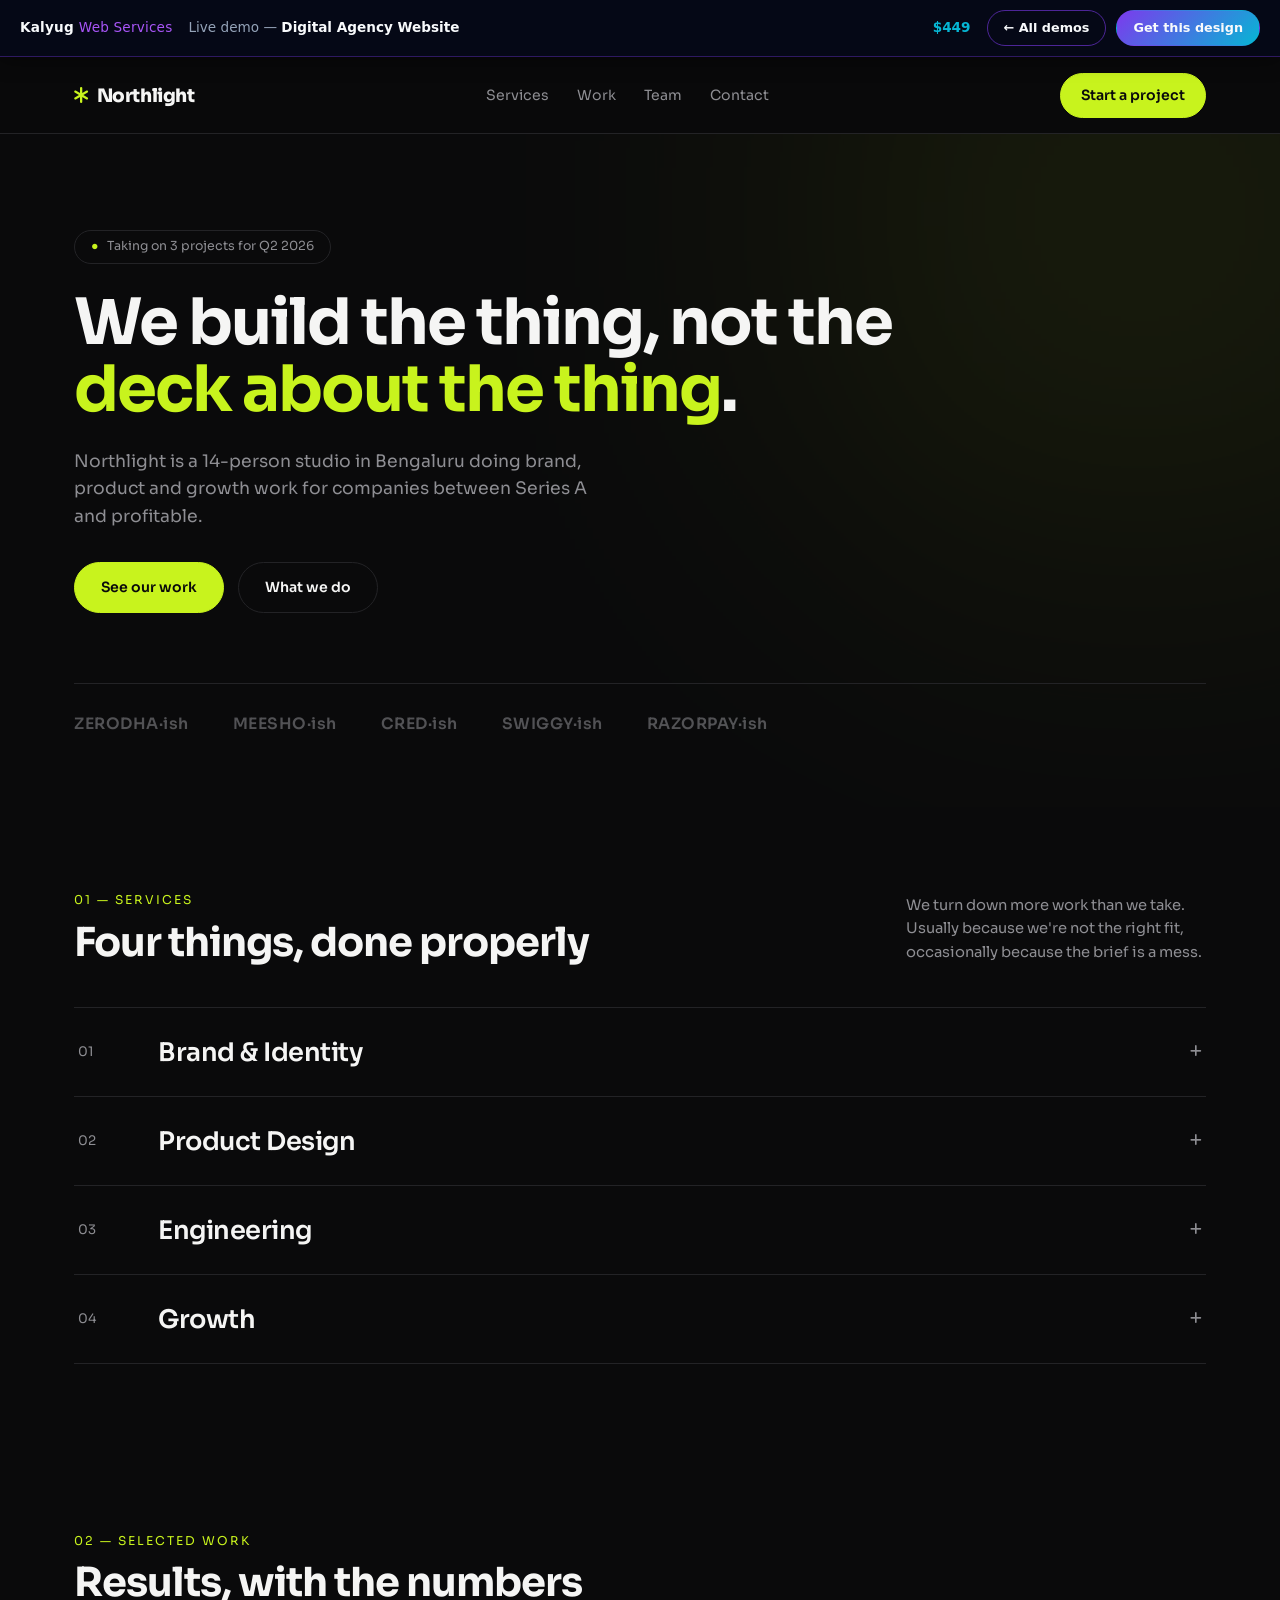
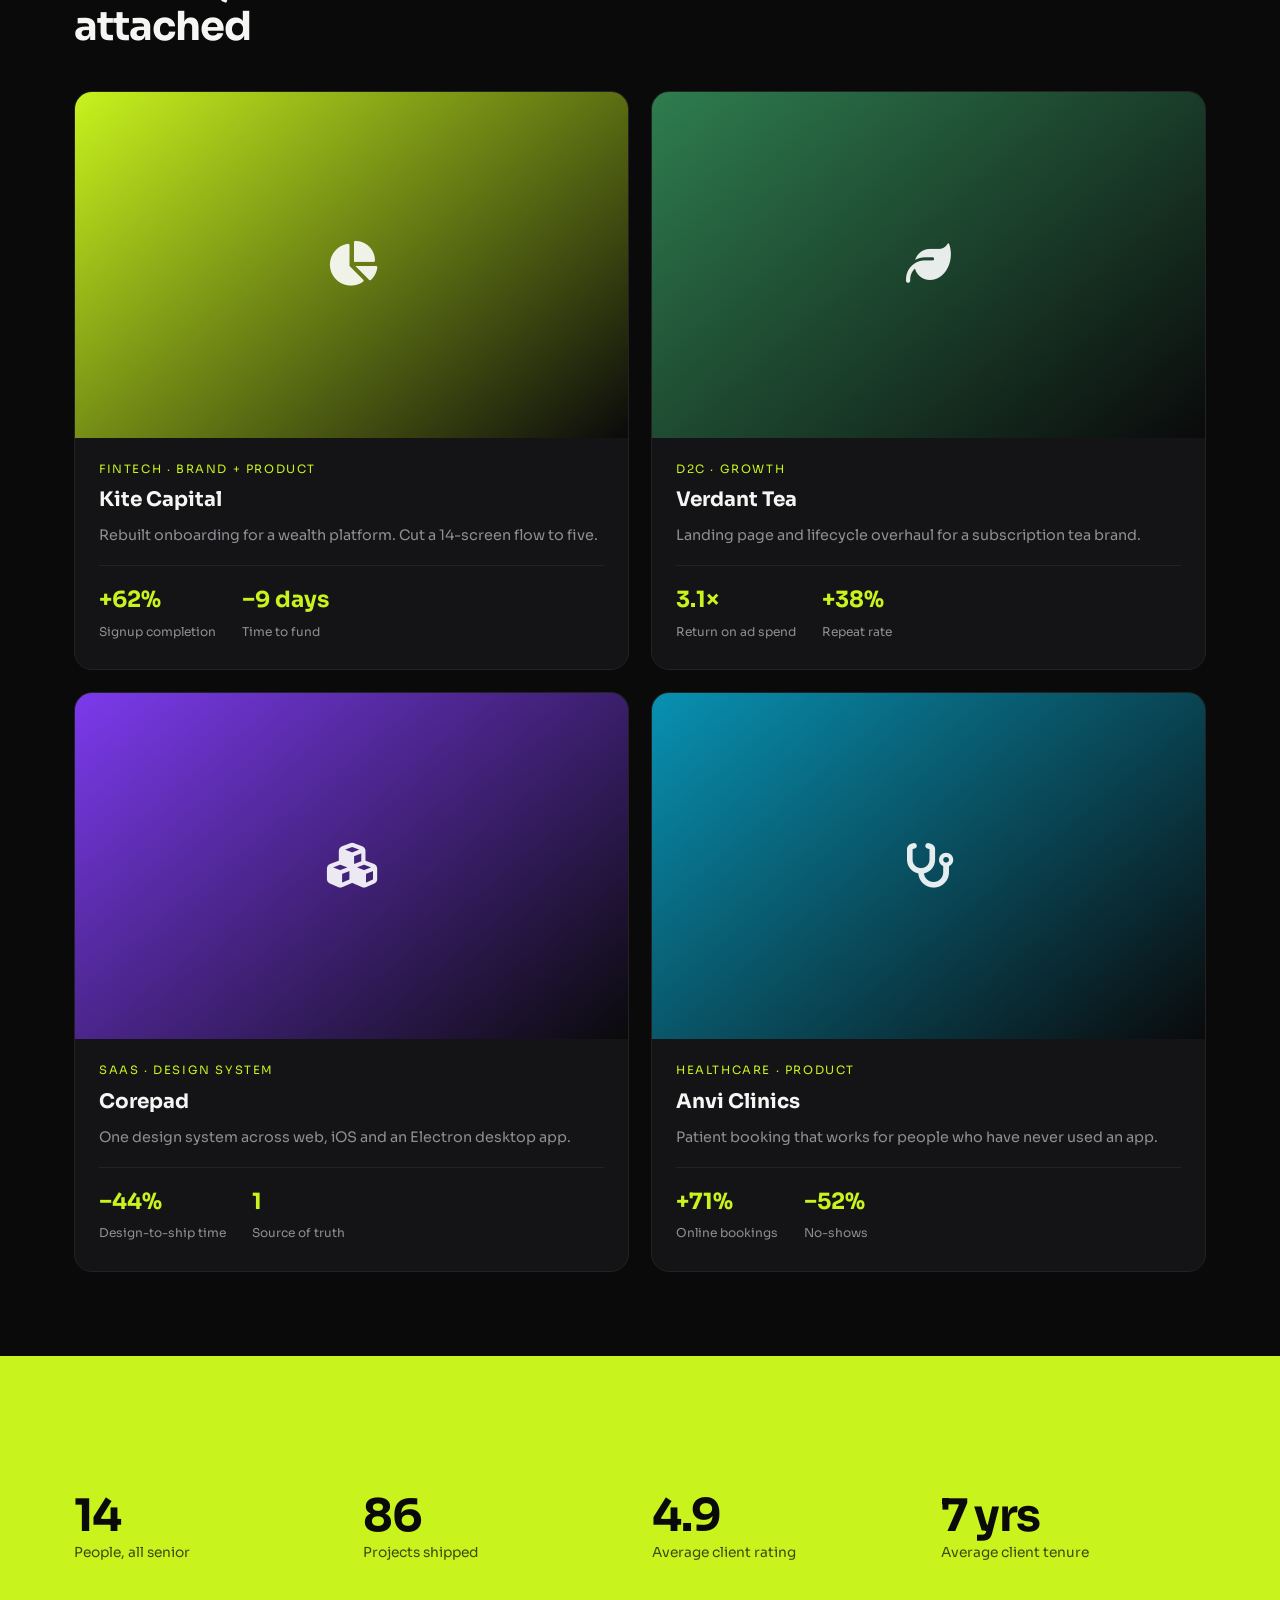
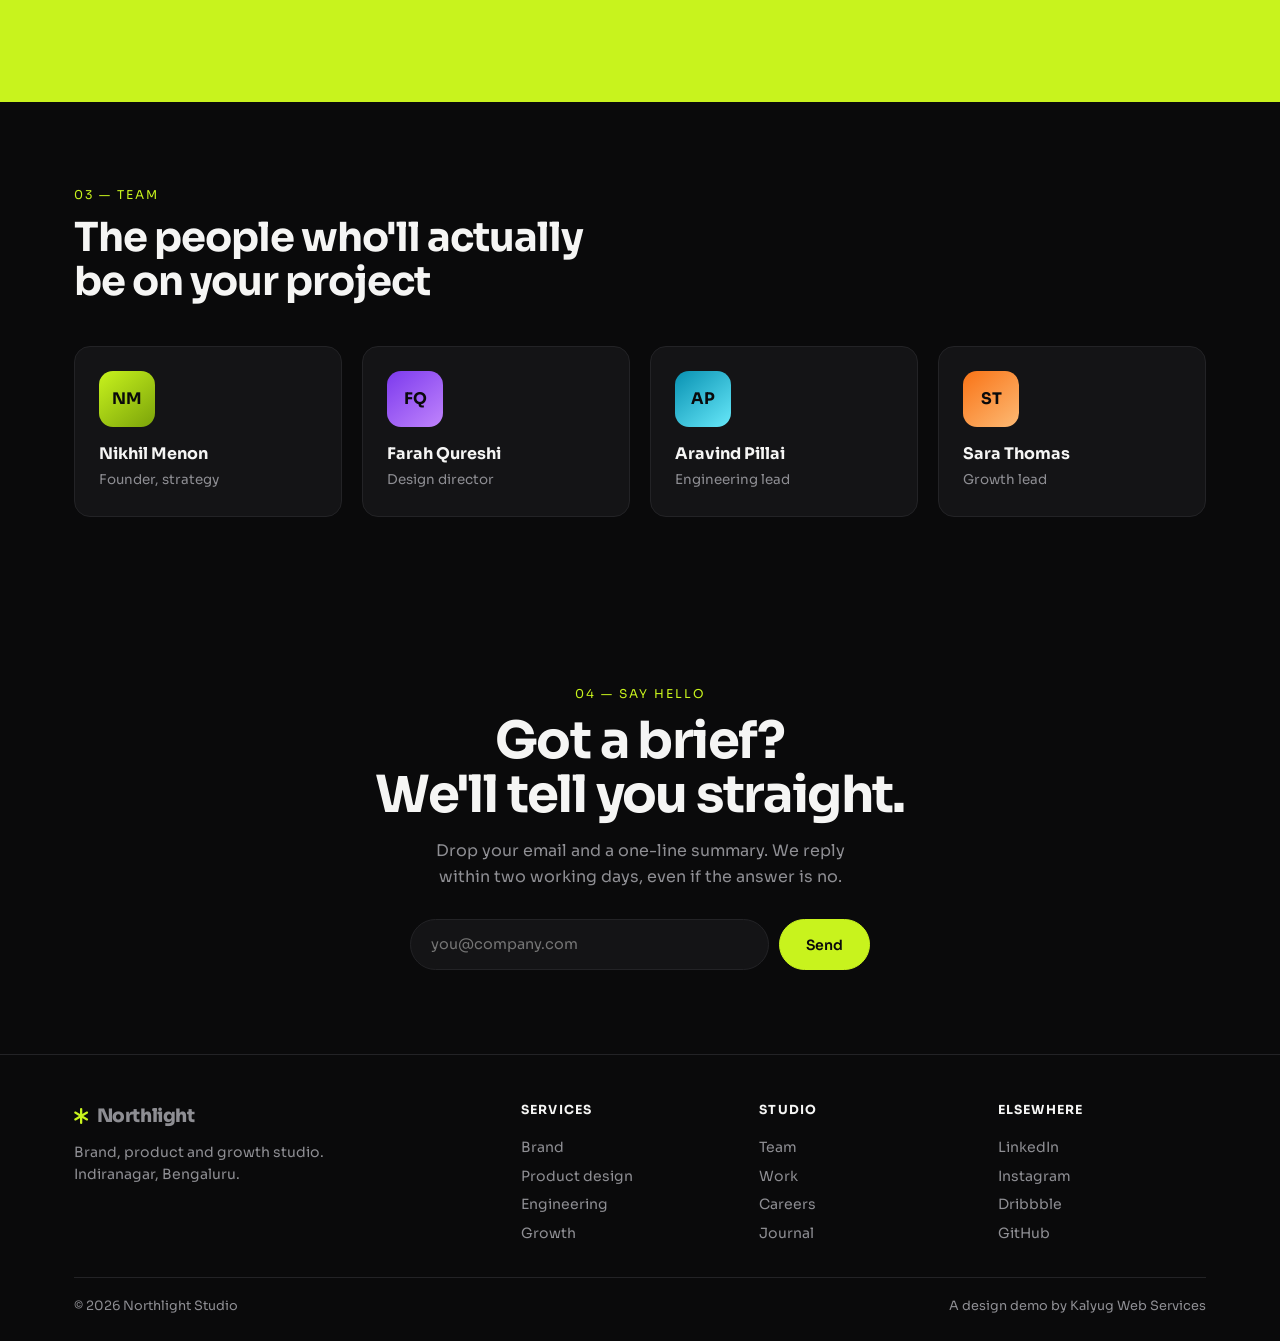
<file: demos/agency.html>
<!DOCTYPE html>
<html lang="en">

<head>
    <meta charset="UTF-8">
    <meta name="viewport" content="width=device-width, initial-scale=1.0">
    <title>Northlight — Digital Agency Website Demo</title>
    <meta name="description" content="Demo digital agency website by Kalyug Web Services.">
    <link href="https://fonts.googleapis.com/css2?family=Sora:wght@300;400;500;600;700;800&display=swap" rel="stylesheet">
    <link rel="stylesheet" href="https://cdnjs.cloudflare.com/ajax/libs/font-awesome/6.5.0/css/all.min.css">
    <link rel="stylesheet" href="assets/demo-frame.css">
    <style>
        :root { --bg: #0A0A0B; --panel: #141416; --line: #232326; --text: #F5F5F4; --sub: #8E8E93; --lime: #C8F31D; }
        * { margin: 0; padding: 0; box-sizing: border-box; }
        body { font-family: 'Sora', sans-serif; background: var(--bg); color: var(--text); line-height: 1.6; }
        a { color: inherit; text-decoration: none; } ul { list-style: none; }
        .wrap { max-width: 1180px; margin: 0 auto; padding: 0 24px; }
        .btn { display: inline-flex; align-items: center; gap: 9px; padding: 13px 26px; border-radius: 40px; font-weight: 600; font-size: 0.88rem; border: 1px solid var(--line); background: transparent; color: var(--text); cursor: pointer; transition: .24s; font-family: inherit; }
        .btn:hover { border-color: var(--lime); color: var(--lime); }
        .btn-lime { background: var(--lime); color: #0A0A0B; border-color: var(--lime); }
        .btn-lime:hover { background: transparent; color: var(--lime); }

        header { position: sticky; top: 0; z-index: 60; background: rgba(10,10,11,.86); backdrop-filter: blur(14px); border-bottom: 1px solid var(--line); }
        header .wrap { display: flex; align-items: center; justify-content: space-between; height: 76px; }
        .logo { font-weight: 800; font-size: 1.16rem; letter-spacing: -.4px; display: flex; align-items: center; gap: 9px; }
        .logo i { color: var(--lime); }
        nav { display: flex; gap: 28px; font-size: 0.88rem; color: var(--sub); }
        nav a:hover { color: var(--text); }
        .burger { display: none; background: none; border: 0; color: var(--text); font-size: 1.2rem; cursor: pointer; }

        .hero { padding: 96px 0 70px; position: relative; overflow: hidden; }
        .hero::before { content: ''; position: absolute; width: 520px; height: 520px; background: var(--lime); filter: blur(190px); opacity: .12; top: -180px; right: -120px; }
        .hero .wrap { position: relative; }
        .tagline { display: inline-flex; align-items: center; gap: 8px; border: 1px solid var(--line); border-radius: 40px; padding: 6px 16px; font-size: 0.78rem; color: var(--sub); margin-bottom: 26px; }
        .tagline b { color: var(--lime); font-weight: 600; }
        .hero h1 { font-size: 4rem; line-height: 1.04; letter-spacing: -2px; font-weight: 700; max-width: 900px; }
        .hero h1 em { font-style: normal; color: var(--lime); }
        .hero p { color: var(--sub); font-size: 1.08rem; max-width: 520px; margin: 24px 0 32px; }
        .hero-cta { display: flex; gap: 14px; flex-wrap: wrap; }
        .logos { display: flex; gap: 44px; flex-wrap: wrap; align-items: center; margin-top: 70px; padding-top: 28px; border-top: 1px solid var(--line); color: var(--sub); font-size: 0.98rem; font-weight: 600; letter-spacing: .5px; }
        .logos span { opacity: .55; transition: .24s; }
        .logos span:hover { opacity: 1; color: var(--lime); }

        section { padding: 84px 0; }
        .shead { display: flex; align-items: end; justify-content: space-between; gap: 24px; margin-bottom: 42px; flex-wrap: wrap; }
        .shead h2 { font-size: 2.5rem; letter-spacing: -1px; max-width: 560px; line-height: 1.1; }
        .num { color: var(--lime); font-size: 0.76rem; letter-spacing: 2px; text-transform: uppercase; margin-bottom: 10px; display: block; }

        /* Services accordion */
        .svc { border-top: 1px solid var(--line); }
        .svc-row { border-bottom: 1px solid var(--line); }
        .svc-head { width: 100%; background: none; border: 0; color: inherit; font-family: inherit; display: grid; grid-template-columns: 60px 1fr auto; gap: 20px; align-items: center; padding: 28px 4px; cursor: pointer; text-align: left; transition: .2s; }
        .svc-head:hover { color: var(--lime); }
        .svc-head .idx { color: var(--sub); font-size: 0.82rem; }
        .svc-head h3 { font-size: 1.6rem; font-weight: 600; letter-spacing: -.5px; }
        .svc-head .plus { transition: transform .3s; color: var(--sub); }
        .svc-row.open .plus { transform: rotate(45deg); color: var(--lime); }
        .svc-body { max-height: 0; overflow: hidden; transition: max-height .38s ease; }
        .svc-inner { padding: 0 4px 30px 84px; display: grid; grid-template-columns: 1.4fr 1fr; gap: 40px; }
        .svc-inner p { color: var(--sub); }
        .svc-inner ul li { color: var(--sub); font-size: 0.9rem; padding: 5px 0 5px 20px; position: relative; }
        .svc-inner ul li::before { content: '→'; position: absolute; left: 0; color: var(--lime); }

        /* Work */
        .cases { display: grid; grid-template-columns: 1fr 1fr; gap: 22px; }
        .case { background: var(--panel); border: 1px solid var(--line); border-radius: 18px; overflow: hidden; transition: .26s; cursor: pointer; }
        .case:hover { transform: translateY(-6px); border-color: #34343A; }
        .case .art { aspect-ratio: 16/10; display: grid; place-items: center; font-size: 2.8rem; color: rgba(255,255,255,.9); }
        .case .cbody { padding: 22px 24px 26px; }
        .case .kicker { font-size: 0.72rem; letter-spacing: 1.6px; text-transform: uppercase; color: var(--lime); }
        .case h3 { font-size: 1.25rem; margin: 6px 0 8px; }
        .case p { color: var(--sub); font-size: 0.9rem; }
        .metrics { display: flex; gap: 26px; margin-top: 18px; padding-top: 16px; border-top: 1px solid var(--line); }
        .metrics b { display: block; font-size: 1.4rem; color: var(--lime); }
        .metrics span { font-size: 0.76rem; color: var(--sub); }

        /* Stats band */
        .band { background: var(--lime); color: #0A0A0B; }
        .band .wrap { display: grid; grid-template-columns: repeat(4, 1fr); gap: 24px; padding-top: 54px; padding-bottom: 54px; }
        .band b { display: block; font-size: 2.8rem; font-weight: 700; letter-spacing: -1.5px; line-height: 1; }
        .band span { font-size: 0.86rem; opacity: .72; }

        /* Team */
        .team { display: grid; grid-template-columns: repeat(4, 1fr); gap: 20px; }
        .person { background: var(--panel); border: 1px solid var(--line); border-radius: 16px; padding: 24px; transition: .24s; }
        .person:hover { border-color: var(--lime); }
        .person .pic { width: 56px; height: 56px; border-radius: 14px; display: grid; place-items: center; font-weight: 700; color: #0A0A0B; margin-bottom: 14px; }
        .person b { display: block; }
        .person span { color: var(--sub); font-size: 0.84rem; }

        /* CTA */
        .cta { text-align: center; }
        .cta h2 { font-size: 3.2rem; letter-spacing: -1.6px; line-height: 1.05; }
        .cta p { color: var(--sub); max-width: 460px; margin: 16px auto 30px; }
        .cta-form { display: flex; gap: 10px; max-width: 460px; margin: 0 auto; }
        .cta-form input { flex: 1; background: var(--panel); border: 1px solid var(--line); border-radius: 40px; padding: 13px 20px; color: var(--text); font: inherit; font-size: 0.9rem; }
        .cta-form input:focus { outline: none; border-color: var(--lime); }

        footer { border-top: 1px solid var(--line); padding: 46px 0 24px; color: var(--sub); font-size: 0.88rem; }
        .fg { display: grid; grid-template-columns: 2fr 1fr 1fr 1fr; gap: 30px; margin-bottom: 30px; }
        footer h5 { color: var(--text); font-size: 0.78rem; text-transform: uppercase; letter-spacing: 1.2px; margin-bottom: 12px; }
        footer a { display: block; padding: 3px 0; }
        footer a:hover { color: var(--lime); }
        .fb { border-top: 1px solid var(--line); padding-top: 18px; display: flex; justify-content: space-between; gap: 14px; flex-wrap: wrap; font-size: 0.8rem; }

        @media (max-width: 980px) {
            .hero h1 { font-size: 2.7rem; }
            .cases, .team { grid-template-columns: 1fr 1fr; }
            .band .wrap { grid-template-columns: 1fr 1fr; }
            .svc-inner { grid-template-columns: 1fr; padding-left: 4px; }
            nav { display: none; position: absolute; top: 76px; left: 0; right: 0; background: var(--panel); flex-direction: column; padding: 20px 24px; gap: 15px; border-bottom: 1px solid var(--line); }
            nav.open { display: flex; }
            .burger { display: block; }
            .fg { grid-template-columns: 1fr 1fr; }
        }
        @media (max-width: 620px) { .cases, .team { grid-template-columns: 1fr; } .hero h1 { font-size: 2.1rem; } .cta h2 { font-size: 2.1rem; } .cta-form { flex-direction: column; } .fg { grid-template-columns: 1fr; } }
    </style>
</head>

<body data-demo-id="agency" data-demo-name="Digital Agency Website" data-demo-price-inr="11999" data-demo-price-usd="449">

    <header>
        <div class="wrap">
            <a href="#top" class="logo"><i class="fas fa-asterisk"></i> Northlight</a>
            <nav id="nav"><a href="#services">Services</a><a href="#work">Work</a><a href="#team">Team</a><a href="#contact">Contact</a></nav>
            <a href="#contact" class="btn btn-lime" style="padding:10px 20px">Start a project</a>
            <button class="burger" id="burger" aria-label="Menu"><i class="fas fa-bars"></i></button>
        </div>
    </header>

    <section class="hero" id="top">
        <div class="wrap">
            <span class="tagline"><b>●</b> Taking on 3 projects for Q2 2026</span>
            <h1>We build the thing, not the <em>deck about the thing</em>.</h1>
            <p>Northlight is a 14-person studio in Bengaluru doing brand, product and growth work for companies between Series A and profitable.</p>
            <div class="hero-cta">
                <a href="#work" class="btn btn-lime">See our work</a>
                <a href="#services" class="btn">What we do</a>
            </div>
            <div class="logos">
                <span>ZERODHA·ish</span><span>MEESHO·ish</span><span>CRED·ish</span><span>SWIGGY·ish</span><span>RAZORPAY·ish</span>
            </div>
        </div>
    </section>

    <section id="services">
        <div class="wrap">
            <div class="shead">
                <div><span class="num">01 — Services</span><h2>Four things, done properly</h2></div>
                <p style="color:var(--sub);max-width:300px;font-size:0.92rem">We turn down more work than we take. Usually because we're not the right fit, occasionally because the brief is a mess.</p>
            </div>
            <div class="svc" id="svc"></div>
        </div>
    </section>

    <section id="work">
        <div class="wrap">
            <div class="shead">
                <div><span class="num">02 — Selected work</span><h2>Results, with the numbers attached</h2></div>
            </div>
            <div class="cases" id="cases"></div>
        </div>
    </section>

    <section class="band">
        <div class="wrap">
            <div><b>14</b><span>People, all senior</span></div>
            <div><b>86</b><span>Projects shipped</span></div>
            <div><b>4.9</b><span>Average client rating</span></div>
            <div><b>7 yrs</b><span>Average client tenure</span></div>
        </div>
    </section>

    <section id="team">
        <div class="wrap">
            <div class="shead">
                <div><span class="num">03 — Team</span><h2>The people who'll actually be on your project</h2></div>
            </div>
            <div class="team" id="teamGrid"></div>
        </div>
    </section>

    <section class="cta" id="contact">
        <div class="wrap">
            <span class="num">04 — Say hello</span>
            <h2>Got a brief?<br>We'll tell you straight.</h2>
            <p>Drop your email and a one-line summary. We reply within two working days, even if the answer is no.</p>
            <form class="cta-form" id="ctaForm">
                <input type="email" id="ctaEmail" placeholder="you@company.com" required>
                <button class="btn btn-lime" type="submit">Send</button>
            </form>
        </div>
    </section>

    <footer>
        <div class="wrap">
            <div class="fg">
                <div>
                    <div class="logo" style="margin-bottom:10px"><i class="fas fa-asterisk"></i> Northlight</div>
                    <p style="max-width:270px">Brand, product and growth studio. Indiranagar, Bengaluru.</p>
                </div>
                <div><h5>Services</h5><a href="#services">Brand</a><a href="#services">Product design</a><a href="#services">Engineering</a><a href="#services">Growth</a></div>
                <div><h5>Studio</h5><a href="#team">Team</a><a href="#work">Work</a><a href="#">Careers</a><a href="#">Journal</a></div>
                <div><h5>Elsewhere</h5><a href="#">LinkedIn</a><a href="#">Instagram</a><a href="#">Dribbble</a><a href="#">GitHub</a></div>
            </div>
            <div class="fb"><span>© 2026 Northlight Studio</span><span>A design demo by Kalyug Web Services</span></div>
        </div>
    </footer>

    <script src="assets/demo-frame.js"></script>
    <script>
        const services = [
            { t: 'Brand & Identity', d: 'Naming, identity systems and the guidelines that stop it falling apart six months later. We work in-house with your marketing lead, not at arm\'s length.',
              l: ['Naming & positioning', 'Identity system', 'Brand guidelines', 'Launch assets'] },
            { t: 'Product Design', d: 'Interface design grounded in what your users actually do. We start with your support tickets and analytics, not a moodboard.',
              l: ['UX research', 'Design systems', 'Interface design', 'Prototyping'] },
            { t: 'Engineering', d: 'React and Node builds that your own team can maintain. Every project handed over with docs, tests and a walkthrough recording.',
              l: ['Web apps', 'Design-system code', 'API integration', 'Performance work'] },
            { t: 'Growth', d: 'Conversion work on what you already have before we suggest building anything new. Usually the cheapest win available.',
              l: ['Landing page testing', 'Funnel analysis', 'Lifecycle email', 'Analytics setup'] }
        ];

        const cases = [
            { k: 'Fintech · Brand + Product', t: 'Kite Capital', d: 'Rebuilt onboarding for a wealth platform. Cut a 14-screen flow to five.', i: 'fa-chart-pie', g: 'linear-gradient(140deg,#C8F31D,#0A0A0B)', m: [['+62%', 'Signup completion'], ['−9 days', 'Time to fund']] },
            { k: 'D2C · Growth', t: 'Verdant Tea', d: 'Landing page and lifecycle overhaul for a subscription tea brand.', i: 'fa-leaf', g: 'linear-gradient(140deg,#2E7D4F,#0A0A0B)', m: [['3.1×', 'Return on ad spend'], ['+38%', 'Repeat rate']] },
            { k: 'SaaS · Design system', t: 'Corepad', d: 'One design system across web, iOS and an Electron desktop app.', i: 'fa-cubes', g: 'linear-gradient(140deg,#7C3AED,#0A0A0B)', m: [['−44%', 'Design-to-ship time'], ['1', 'Source of truth']] },
            { k: 'Healthcare · Product', t: 'Anvi Clinics', d: 'Patient booking that works for people who have never used an app.', i: 'fa-stethoscope', g: 'linear-gradient(140deg,#0891B2,#0A0A0B)', m: [['+71%', 'Online bookings'], ['−52%', 'No-shows']] }
        ];

        const team = [
            { n: 'Nikhil Menon', r: 'Founder, strategy', i: 'NM', g: 'linear-gradient(140deg,#C8F31D,#7BA30A)' },
            { n: 'Farah Qureshi', r: 'Design director', i: 'FQ', g: 'linear-gradient(140deg,#7C3AED,#C084FC)' },
            { n: 'Aravind Pillai', r: 'Engineering lead', i: 'AP', g: 'linear-gradient(140deg,#0891B2,#67E8F9)' },
            { n: 'Sara Thomas', r: 'Growth lead', i: 'ST', g: 'linear-gradient(140deg,#F97316,#FDBA74)' }
        ];

        /* Services accordion */
        const svc = document.getElementById('svc');
        svc.innerHTML = services.map((s, i) => `
            <div class="svc-row">
                <button class="svc-head" aria-expanded="false">
                    <span class="idx">0${i + 1}</span>
                    <h3>${s.t}</h3>
                    <i class="fas fa-plus plus"></i>
                </button>
                <div class="svc-body">
                    <div class="svc-inner">
                        <p>${s.d}</p>
                        <ul>${s.l.map(x => `<li>${x}</li>`).join('')}</ul>
                    </div>
                </div>
            </div>`).join('');

        svc.addEventListener('click', e => {
            const head = e.target.closest('.svc-head');
            if (!head) return;
            const row = head.parentElement;
            const open = row.classList.contains('open');
            svc.querySelectorAll('.svc-row').forEach(r => {
                r.classList.remove('open');
                r.querySelector('.svc-head').setAttribute('aria-expanded', 'false');
                r.querySelector('.svc-body').style.maxHeight = null;
            });
            if (!open) {
                row.classList.add('open');
                head.setAttribute('aria-expanded', 'true');
                const body = row.querySelector('.svc-body');
                body.style.maxHeight = body.scrollHeight + 'px';
            }
        });

        /* Cases */
        document.getElementById('cases').innerHTML = cases.map(c => `
            <article class="case">
                <div class="art" style="background:${c.g}"><i class="fas ${c.i}"></i></div>
                <div class="cbody">
                    <div class="kicker">${c.k}</div>
                    <h3>${c.t}</h3>
                    <p>${c.d}</p>
                    <div class="metrics">${c.m.map(m => `<div><b>${m[0]}</b><span>${m[1]}</span></div>`).join('')}</div>
                </div>
            </article>`).join('');
        document.getElementById('cases').addEventListener('click', () =>
            kwsToast('Full case study page opens here in the live build.'));

        /* Team */
        document.getElementById('teamGrid').innerHTML = team.map(t => `
            <div class="person">
                <div class="pic" style="background:${t.g}">${t.i}</div>
                <b>${t.n}</b><span>${t.r}</span>
            </div>`).join('');

        /* CTA */
        document.getElementById('ctaForm').addEventListener('submit', e => {
            e.preventDefault();
            const v = document.getElementById('ctaEmail').value.trim();
            if (!/^[^\s@]+@[^\s@]+\.[^\s@]{2,}$/.test(v)) return kwsToast('That email address does not look right.');
            e.target.reset();
            kwsToast('Thanks — we will be in touch within two working days.');
        });

        document.getElementById('burger').addEventListener('click', () =>
            document.getElementById('nav').classList.toggle('open'));
        document.getElementById('nav').addEventListener('click', e => {
            if (e.target.tagName === 'A') e.currentTarget.classList.remove('open');
        });
    </script>
</body>

</html>
</file>
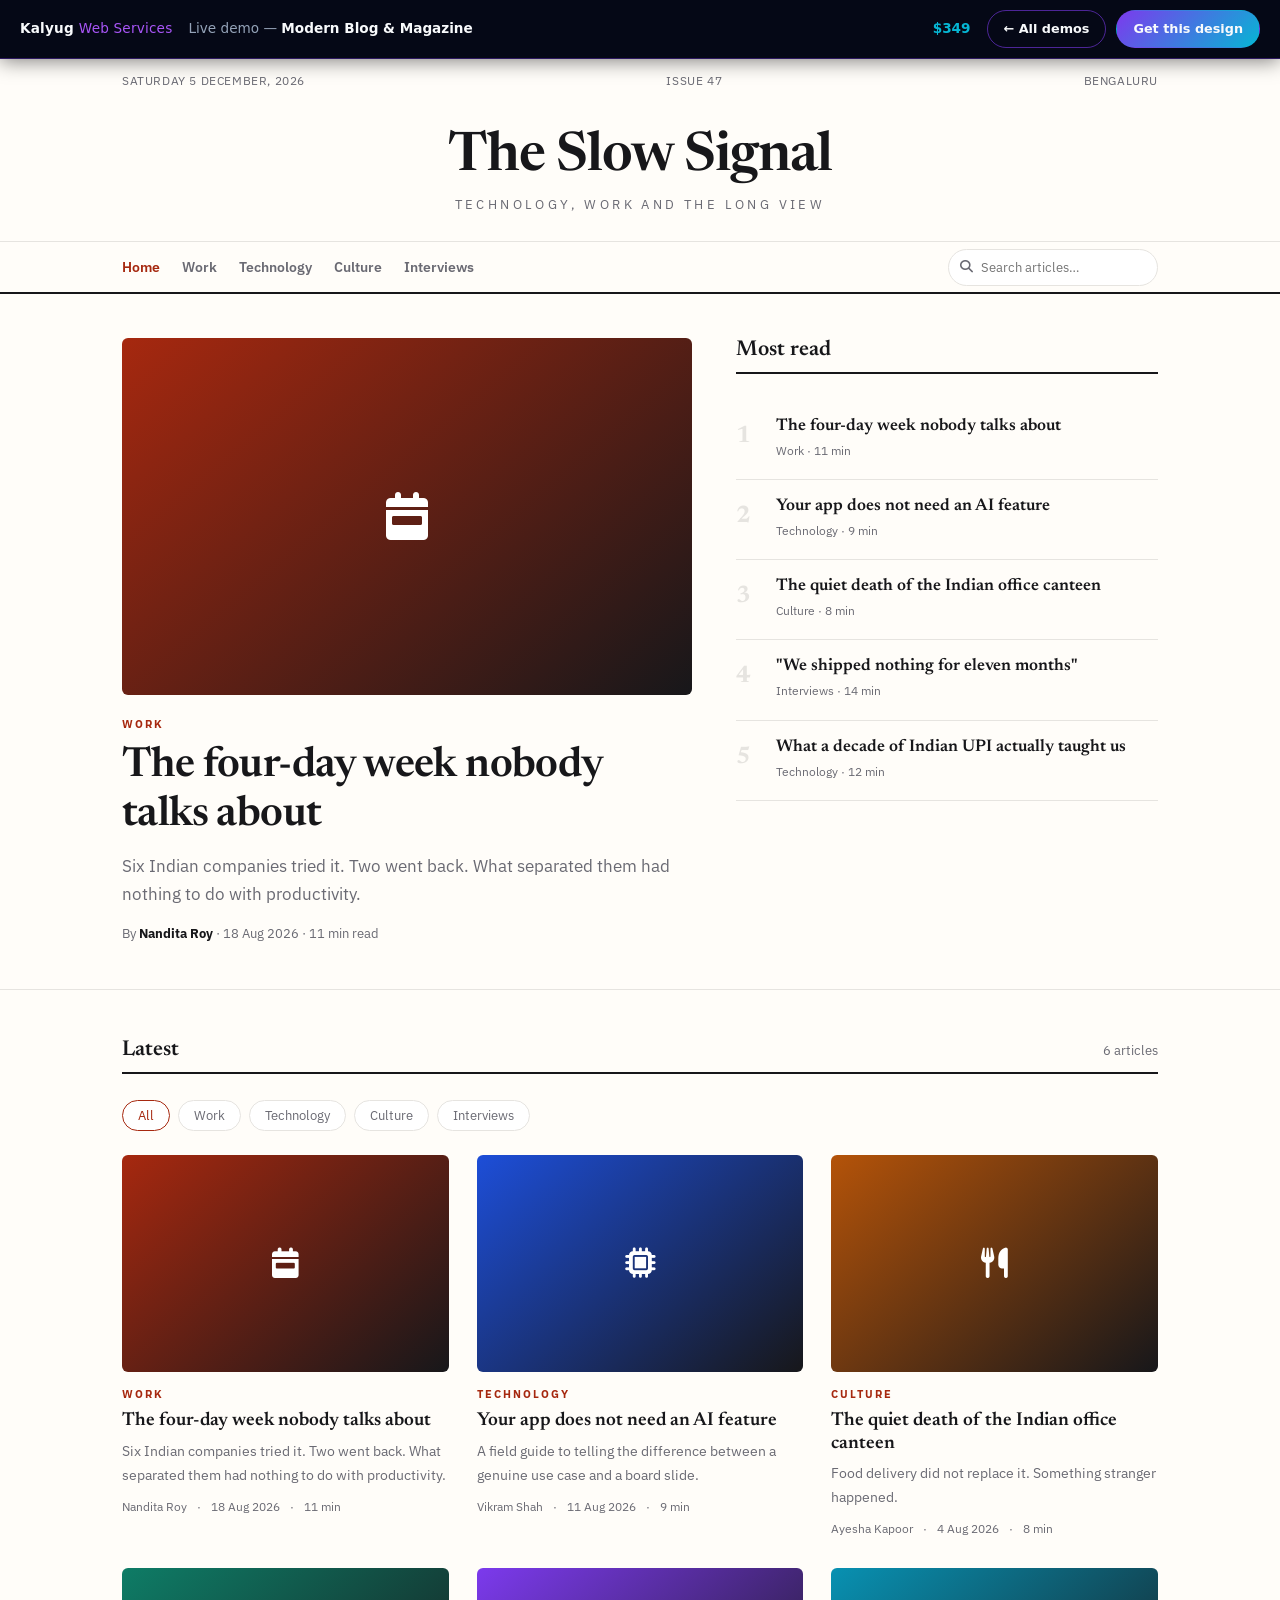
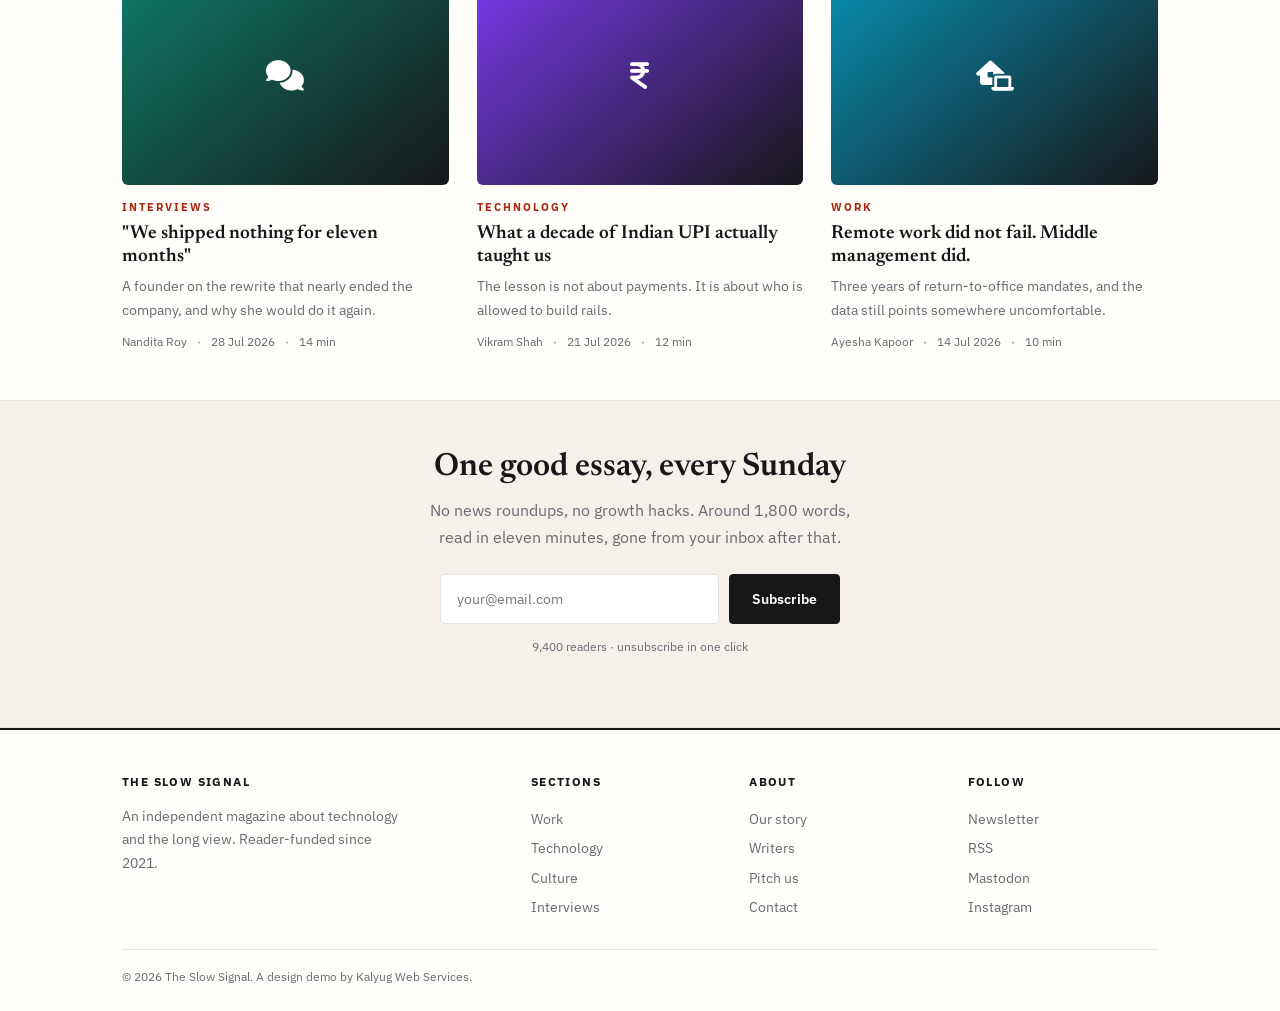
<file: demos/blog.html>
<!DOCTYPE html>
<html lang="en">

<head>
    <meta charset="UTF-8">
    <meta name="viewport" content="width=device-width, initial-scale=1.0">
    <title>The Slow Signal — Blog &amp; Magazine Demo</title>
    <meta name="description" content="Demo blog and magazine website by Kalyug Web Services.">
    <link href="https://fonts.googleapis.com/css2?family=Newsreader:opsz,wght@6..72,400;6..72,500;6..72,600;6..72,700&family=IBM+Plex+Sans:wght@400;500;600;700&display=swap" rel="stylesheet">
    <link rel="stylesheet" href="https://cdnjs.cloudflare.com/ajax/libs/font-awesome/6.5.0/css/all.min.css">
    <link rel="stylesheet" href="assets/demo-frame.css">
    <style>
        :root { --ink: #17171A; --sub: #6A6A73; --line: #E6E4E0; --bg: #FFFDF9; --accent: #A6280F; --tint: #F5F1EA; }
        * { margin: 0; padding: 0; box-sizing: border-box; }
        body { font-family: 'IBM Plex Sans', sans-serif; background: var(--bg); color: var(--ink); line-height: 1.7; }
        a { color: inherit; text-decoration: none; } ul { list-style: none; }
        .serif { font-family: 'Newsreader', Georgia, serif; }
        h1, h2, h3, h4 { font-family: 'Newsreader', Georgia, serif; font-weight: 600; line-height: 1.18; }
        .wrap { max-width: 1080px; margin: 0 auto; padding: 0 22px; }
        .btn { display: inline-flex; align-items: center; justify-content: center; gap: 8px; padding: 11px 22px; border-radius: 4px; font-weight: 600; font-size: 0.88rem; border: 1px solid var(--ink); background: transparent; color: var(--ink); cursor: pointer; transition: .2s; font-family: inherit; }
        .btn:hover { background: var(--ink); color: var(--bg); }
        .btn-fill { background: var(--ink); color: var(--bg); } .btn-fill:hover { background: var(--accent); border-color: var(--accent); }

        .masthead { border-bottom: 2px solid var(--ink); }
        .masthead .top { display: flex; justify-content: space-between; align-items: center; padding: 12px 0; font-size: 0.76rem; color: var(--sub); letter-spacing: .6px; text-transform: uppercase; }
        .masthead .title { text-align: center; padding: 22px 0 26px; }
        .masthead .title h1 { font-size: 3.4rem; letter-spacing: -1px; }
        .masthead .title p { font-size: 0.8rem; letter-spacing: 3.4px; text-transform: uppercase; color: var(--sub); margin-top: 4px; }
        .navbar { border-top: 1px solid var(--line); }
        .navbar .wrap { display: flex; align-items: center; gap: 22px; height: 50px; }
        .navbar nav { display: flex; gap: 22px; font-size: 0.85rem; font-weight: 600; }
        .navbar nav a { color: var(--sub); } .navbar nav a:hover, .navbar nav a.on { color: var(--accent); }
        .searchwrap { margin-left: auto; position: relative; }
        .searchwrap input { border: 1px solid var(--line); border-radius: 30px; padding: 6px 14px 6px 32px; font: inherit; font-size: 0.84rem; width: 210px; background: #fff; }
        .searchwrap i { position: absolute; left: 12px; top: 50%; transform: translateY(-50%); color: var(--sub); font-size: 0.8rem; }

        /* Lead story */
        .lead { padding: 44px 0; border-bottom: 1px solid var(--line); }
        .lead-grid { display: grid; grid-template-columns: 1.35fr 1fr; gap: 44px; }
        .lead .art { aspect-ratio: 16/10; border-radius: 6px; display: grid; place-items: center; color: #fff; font-size: 3rem; margin-bottom: 20px; }
        .cat { font-size: 0.7rem; letter-spacing: 2px; text-transform: uppercase; color: var(--accent); font-weight: 700; }
        .lead h2 { font-size: 2.6rem; margin: 8px 0 12px; letter-spacing: -.6px; }
        .lead p.dek { color: var(--sub); font-size: 1.05rem; }
        .byline { font-size: 0.82rem; color: var(--sub); margin-top: 14px; }
        .byline b { color: var(--ink); }
        .side-list li { padding: 16px 0; border-bottom: 1px solid var(--line); display: grid; grid-template-columns: 26px 1fr; gap: 14px; cursor: pointer; }
        .side-list li:hover h4 { color: var(--accent); }
        .side-list .no { font-family: 'Newsreader'; font-size: 1.5rem; color: var(--line); font-weight: 700; }
        .side-list h4 { font-size: 1.06rem; }
        .side-list small { color: var(--sub); font-size: 0.78rem; }

        section { padding: 48px 0; }
        .sec-h { display: flex; align-items: baseline; justify-content: space-between; gap: 16px; border-bottom: 2px solid var(--ink); padding-bottom: 8px; margin-bottom: 26px; flex-wrap: wrap; }
        .sec-h h3 { font-size: 1.35rem; }
        .sec-h span { font-size: 0.8rem; color: var(--sub); }

        .chips { display: flex; gap: 8px; flex-wrap: wrap; margin-bottom: 24px; }
        .chips button { border: 1px solid var(--line); background: #fff; border-radius: 30px; padding: 6px 15px; font-size: 0.8rem; color: var(--sub); cursor: pointer; font-family: inherit; transition: .2s; }
        .chips button.on, .chips button:hover { border-color: var(--accent); color: var(--accent); }

        .posts { display: grid; grid-template-columns: repeat(3, 1fr); gap: 28px; }
        .post { cursor: pointer; }
        .post .art { aspect-ratio: 3/2; border-radius: 6px; display: grid; place-items: center; color: #fff; font-size: 1.9rem; margin-bottom: 13px; transition: .25s; }
        .post:hover .art { transform: translateY(-4px); }
        .post h4 { font-size: 1.18rem; margin: 6px 0 6px; }
        .post:hover h4 { color: var(--accent); }
        .post p { font-size: 0.9rem; color: var(--sub); }
        .meta { font-size: 0.76rem; color: var(--sub); margin-top: 9px; display: flex; gap: 10px; }
        .empty { grid-column: 1/-1; text-align: center; color: var(--sub); padding: 40px; }

        /* Newsletter */
        .news { background: var(--tint); border-top: 1px solid var(--line); border-bottom: 1px solid var(--line); text-align: center; }
        .news h3 { font-size: 2rem; }
        .news p { color: var(--sub); max-width: 420px; margin: 10px auto 22px; }
        .news form { display: flex; gap: 10px; max-width: 400px; margin: 0 auto; }
        .news input { flex: 1; padding: 12px 16px; border: 1px solid var(--line); border-radius: 4px; font: inherit; font-size: 0.9rem; background: #fff; }

        /* Reader */
        .reader { position: fixed; inset: 0; background: var(--bg); z-index: 400; overflow-y: auto; display: none; }
        .reader.on { display: block; }
        .reader-bar { position: sticky; top: 0; background: rgba(255,253,249,.94); backdrop-filter: blur(10px); border-bottom: 1px solid var(--line); z-index: 3; }
        .reader-bar .wrap { display: flex; align-items: center; justify-content: space-between; height: 56px; }
        .prog { height: 3px; background: var(--accent); width: 0; }
        .article { max-width: 680px; margin: 0 auto; padding: 40px 22px 80px; }
        .article .art { aspect-ratio: 16/9; border-radius: 6px; display: grid; place-items: center; color: #fff; font-size: 3rem; margin-bottom: 26px; }
        .article h1 { font-size: 2.6rem; letter-spacing: -.8px; margin: 10px 0 14px; }
        .article .dek { font-size: 1.15rem; color: var(--sub); font-family: 'Newsreader'; }
        .article .bl { display: flex; align-items: center; gap: 12px; padding: 18px 0; margin: 18px 0 26px; border-top: 1px solid var(--line); border-bottom: 1px solid var(--line); font-size: 0.85rem; }
        .article .bl .av { width: 38px; height: 38px; border-radius: 50%; display: grid; place-items: center; color: #fff; font-weight: 700; font-size: 0.8rem; }
        .article .bl b { display: block; }
        .article .bl span { color: var(--sub); }
        .article p { font-family: 'Newsreader'; font-size: 1.16rem; line-height: 1.75; margin-bottom: 20px; }
        .article p:first-of-type::first-letter { font-size: 3.4rem; float: left; line-height: .82; padding: 6px 10px 0 0; color: var(--accent); font-weight: 700; }
        .article h2 { font-size: 1.6rem; margin: 32px 0 12px; }
        .article blockquote { border-left: 3px solid var(--accent); padding-left: 20px; margin: 26px 0; font-family: 'Newsreader'; font-size: 1.3rem; font-style: italic; color: var(--ink); }
        .tags { display: flex; gap: 8px; flex-wrap: wrap; margin-top: 32px; padding-top: 22px; border-top: 1px solid var(--line); }
        .tags span { background: var(--tint); border-radius: 30px; padding: 4px 14px; font-size: 0.78rem; color: var(--sub); }

        footer { padding: 42px 0 24px; border-top: 2px solid var(--ink); font-size: 0.86rem; color: var(--sub); }
        .fg { display: grid; grid-template-columns: 2fr 1fr 1fr 1fr; gap: 28px; margin-bottom: 26px; }
        footer h5 { color: var(--ink); font-size: 0.76rem; letter-spacing: 1.4px; text-transform: uppercase; margin-bottom: 12px; }
        footer a { display: block; padding: 3px 0; } footer a:hover { color: var(--accent); }
        .fb { border-top: 1px solid var(--line); padding-top: 16px; font-size: 0.78rem; }

        @media (max-width: 900px) { .lead-grid { grid-template-columns: 1fr; } .posts { grid-template-columns: 1fr 1fr; } .masthead .title h1 { font-size: 2.3rem; } .fg { grid-template-columns: 1fr 1fr; } .navbar nav { overflow-x: auto; } .searchwrap input { width: 140px; } }
        @media (max-width: 600px) { .posts { grid-template-columns: 1fr; } .lead h2 { font-size: 1.8rem; } .article h1 { font-size: 1.9rem; } .fg { grid-template-columns: 1fr; } .masthead .top { display: none; } }
    </style>
</head>

<body data-demo-id="blog" data-demo-name="Modern Blog &amp; Magazine" data-demo-price-inr="8999" data-demo-price-usd="349">

    <header class="masthead">
        <div class="wrap">
            <div class="top">
                <span id="todayDate"></span>
                <span>Issue 47</span>
                <span>Bengaluru</span>
            </div>
            <div class="title">
                <h1>The Slow Signal</h1>
                <p>Technology, work and the long view</p>
            </div>
        </div>
        <div class="navbar">
            <div class="wrap">
                <nav id="nav"></nav>
                <div class="searchwrap">
                    <i class="fas fa-magnifying-glass"></i>
                    <input id="q" type="search" placeholder="Search articles…" aria-label="Search articles">
                </div>
            </div>
        </div>
    </header>

    <section class="lead">
        <div class="wrap lead-grid">
            <article id="leadStory"></article>
            <div>
                <div class="sec-h"><h3>Most read</h3></div>
                <ul class="side-list" id="mostRead"></ul>
            </div>
        </div>
    </section>

    <section>
        <div class="wrap">
            <div class="sec-h">
                <h3 id="listTitle">Latest</h3>
                <span id="listCount"></span>
            </div>
            <div class="chips" id="chips"></div>
            <div class="posts" id="posts"></div>
        </div>
    </section>

    <section class="news">
        <div class="wrap">
            <h3>One good essay, every Sunday</h3>
            <p>No news roundups, no growth hacks. Around 1,800 words, read in eleven minutes, gone from your inbox after that.</p>
            <form id="newsForm">
                <input type="email" placeholder="your@email.com" required aria-label="Email">
                <button class="btn btn-fill" type="submit">Subscribe</button>
            </form>
            <p style="font-size:0.78rem;margin-top:12px;color:var(--sub)">9,400 readers · unsubscribe in one click</p>
        </div>
    </section>

    <footer>
        <div class="wrap">
            <div class="fg">
                <div>
                    <h5>The Slow Signal</h5>
                    <p style="max-width:280px">An independent magazine about technology and the long view. Reader-funded since 2021.</p>
                </div>
                <div><h5>Sections</h5><a href="#">Work</a><a href="#">Technology</a><a href="#">Culture</a><a href="#">Interviews</a></div>
                <div><h5>About</h5><a href="#">Our story</a><a href="#">Writers</a><a href="#">Pitch us</a><a href="#">Contact</a></div>
                <div><h5>Follow</h5><a href="#">Newsletter</a><a href="#">RSS</a><a href="#">Mastodon</a><a href="#">Instagram</a></div>
            </div>
            <div class="fb">© 2026 The Slow Signal. A design demo by Kalyug Web Services.</div>
        </div>
    </footer>

    <div class="reader" id="reader">
        <div class="reader-bar">
            <div class="wrap">
                <button class="btn" id="readerBack" style="padding:7px 16px"><i class="fas fa-arrow-left"></i> Back</button>
                <span class="serif" style="font-size:1.1rem">The Slow Signal</span>
                <button class="btn" id="readerShare" style="padding:7px 16px"><i class="fas fa-link"></i> Copy link</button>
            </div>
            <div class="prog" id="prog"></div>
        </div>
        <article class="article" id="article"></article>
    </div>

    <script src="assets/demo-frame.js"></script>
    <script>
        document.getElementById('todayDate').textContent =
            new Date().toLocaleDateString('en-IN', { weekday: 'long', day: 'numeric', month: 'long', year: 'numeric' });

        const posts = [
            { c: 'Work', t: 'The four-day week nobody talks about', dek: 'Six Indian companies tried it. Two went back. What separated them had nothing to do with productivity.',
              a: 'Nandita Roy', av: 'NR', ag: 'linear-gradient(140deg,#A6280F,#17171A)', min: 11, d: '18 Aug 2026', g: 'linear-gradient(140deg,#A6280F,#17171A)', i: 'fa-calendar-week', reads: 1,
              tags: ['Labour', 'Management', 'India'],
              body: `<p>The pilot ran for fourteen months across six companies in three cities, and by the end of it the results looked less like a verdict and more like a Rorschach test.</p>
              <p>Two firms reverted to five days. Four kept the shortened week. The obvious explanation — that the four that kept it simply got more done — turns out to be wrong. Output was roughly flat everywhere.</p>
              <h2>What actually separated them</h2>
              <p>The companies that stuck with it had one thing in common that had nothing to do with hours: they had already killed the status meeting. Not reduced it. Killed it.</p>
              <blockquote>"We didn't find four days of work in five days. We found one and a half days of theatre."</blockquote>
              <p>The two that reverted had tried to compress the same calendar into fewer days. Predictably, Thursday became a nine-hour scramble and Friday became a day people quietly worked anyway.</p>
              <h2>The uncomfortable part</h2>
              <p>Every firm that succeeded had fewer than sixty people. Nobody in the pilot has yet shown it working at scale in an organisation with more than three management layers, and the honest answer about whether it can is that we do not know.</p>
              <p>That is not an argument against trying. It is an argument against the case studies you have been sent by a consultancy.</p>` },

            { c: 'Technology', t: 'Your app does not need an AI feature', dek: 'A field guide to telling the difference between a genuine use case and a board slide.',
              a: 'Vikram Shah', av: 'VS', ag: 'linear-gradient(140deg,#1D4ED8,#17171A)', min: 9, d: '11 Aug 2026', g: 'linear-gradient(140deg,#1D4ED8,#17171A)', i: 'fa-microchip', reads: 2,
              tags: ['AI', 'Product', 'Software'],
              body: `<p>There is a specific kind of feature request that arrives in the week after a funding round, and it always sounds the same.</p>
              <p>The test I have started using is simple: describe the feature without the word "AI". If the sentence still describes something a user asked for, build it. If the sentence collapses, you have a slide, not a feature.</p>
              <h2>Three that pass</h2>
              <p>Search that understands a badly typed query. Summarising a two-hundred-message thread. Extracting structured data from documents that arrive as scans. All three describe a real, specific irritation.</p>
              <blockquote>"Nobody has ever opened a support ticket asking for a chatbot."</blockquote>
              <h2>Three that fail</h2>
              <p>A chat assistant bolted onto a five-screen product. Auto-generated content in a tool people use precisely because they want to write. And "AI-powered insights", which is almost always a bar chart with a sentence above it.</p>
              <p>None of this is an argument against the technology. It is an argument for asking the same question you would ask about any other feature, which the last three years have made oddly difficult to do out loud.</p>` },

            { c: 'Culture', t: 'The quiet death of the Indian office canteen', dek: 'Food delivery did not replace it. Something stranger happened.',
              a: 'Ayesha Kapoor', av: 'AK', ag: 'linear-gradient(140deg,#B45309,#17171A)', min: 8, d: '4 Aug 2026', g: 'linear-gradient(140deg,#B45309,#17171A)', i: 'fa-utensils', reads: 3,
              tags: ['Cities', 'Work', 'Food'],
              body: `<p>In 2015 the canteen at a mid-sized Pune software firm served four hundred lunches a day. Last month it served thirty-one.</p>
              <p>The easy story is delivery apps. The actual story involves a change to the way lunch breaks are scheduled that nobody remembers approving.</p>
              <h2>The scheduling problem</h2>
              <p>When standups moved to 12:30 to accommodate a client in another timezone, the lunch hour fractured. A canteen needs a peak. Fragment the peak and the economics stop working within a quarter.</p>
              <blockquote>"We didn't lose to Swiggy. We lost to a recurring calendar invite."</blockquote>
              <p>What replaced it is not delivery so much as absence — people eating at desks, at different times, alone. The thing the canteen was actually providing, it turns out, was a reason for everyone to be in the same room without an agenda.</p>` },

            { c: 'Interviews', t: '"We shipped nothing for eleven months"', dek: 'A founder on the rewrite that nearly ended the company, and why she would do it again.',
              a: 'Nandita Roy', av: 'NR', ag: 'linear-gradient(140deg,#A6280F,#17171A)', min: 14, d: '28 Jul 2026', g: 'linear-gradient(140deg,#0E7C66,#17171A)', i: 'fa-comments', reads: 4,
              tags: ['Founders', 'Engineering'],
              body: `<p>Meera Iyer runs a logistics platform used by roughly nine hundred small transporters. In 2024 she stopped shipping features entirely for eleven months.</p>
              <h2>Why stop?</h2>
              <p>"Because we were spending sixty percent of engineering time on incidents. That is not a rewrite decision, that is arithmetic."</p>
              <blockquote>"Customers do not thank you for the rewrite. They thank you for the six months afterwards."</blockquote>
              <p>Churn during the freeze was about four percent higher than the year before — bad, but survivable. In the eleven months after relaunch, it fell below anything they had recorded.</p>
              <h2>What she would change</h2>
              <p>"I would have told customers the truth in month one instead of month five. Every single one who left, left during the silence."</p>` },

            { c: 'Technology', t: 'What a decade of Indian UPI actually taught us', dek: 'The lesson is not about payments. It is about who is allowed to build rails.',
              a: 'Vikram Shah', av: 'VS', ag: 'linear-gradient(140deg,#1D4ED8,#17171A)', min: 12, d: '21 Jul 2026', g: 'linear-gradient(140deg,#7C3AED,#17171A)', i: 'fa-indian-rupee-sign', reads: 5,
              tags: ['Fintech', 'Policy', 'India'],
              body: `<p>The number everyone quotes is transaction volume. The number that matters is the fee, which is zero, and the reason it is zero.</p>
              <p>Public infrastructure with private applications on top is not a new idea. What was unusual was the refusal to let the rails become a product.</p>
              <h2>The counterfactual</h2>
              <p>Had the same system launched as a private consortium, the plausible outcome is a two percent merchant fee and roughly a third of the adoption.</p>
              <blockquote>"The most consequential design decision was one about pricing, made before a line of code was written."</blockquote>
              <p>Which is the actual export: not the technology, but the governance model. Several countries have copied the former. Almost none have copied the latter.</p>` },

            { c: 'Work', t: 'Remote work did not fail. Middle management did.', dek: 'Three years of return-to-office mandates, and the data still points somewhere uncomfortable.',
              a: 'Ayesha Kapoor', av: 'AK', ag: 'linear-gradient(140deg,#B45309,#17171A)', min: 10, d: '14 Jul 2026', g: 'linear-gradient(140deg,#0891B2,#17171A)', i: 'fa-house-laptop', reads: 6,
              tags: ['Management', 'Remote'],
              body: `<p>The mandates are now old enough to evaluate. The results are not flattering to either side of the argument.</p>
              <p>Teams with clear written specifications performed roughly the same in both settings. Teams without them performed worse remotely — and, notably, also performed badly in the office. The office was hiding the problem, not solving it.</p>
              <h2>What the office was actually doing</h2>
              <p>Providing an ambient error-correction layer. You overhear the wrong assumption and fix it in eight seconds. Remove that and an organisation discovers how much of its coordination was accidental.</p>
              <blockquote>"You cannot replace hallway correction with a Slack channel. You replace it with writing things down, which is harder and slower and works better."</blockquote>
              <p>The companies that adapted well did not buy tools. They started writing.</p>` }
        ];

        /* ---------- Nav / sections ---------- */
        const cats = ['All', ...new Set(posts.map(p => p.c))];
        document.getElementById('nav').innerHTML = cats.map((c, i) =>
            `<a href="#" data-c="${c}" class="${i ? '' : 'on'}">${c === 'All' ? 'Home' : c}</a>`).join('');
        document.getElementById('chips').innerHTML = cats.map((c, i) =>
            `<button class="${i ? '' : 'on'}" data-c="${c}">${c}</button>`).join('');

        let cat = 'All', term = '';

        /* ---------- Lead + most read ---------- */
        const lead = posts[0];
        document.getElementById('leadStory').innerHTML = `
            <div class="art" style="background:${lead.g}"><i class="fas ${lead.i}"></i></div>
            <div class="cat">${lead.c}</div>
            <h2>${lead.t}</h2>
            <p class="dek">${lead.dek}</p>
            <div class="byline">By <b>${lead.a}</b> · ${lead.d} · ${lead.min} min read</div>`;
        document.getElementById('leadStory').style.cursor = 'pointer';
        document.getElementById('leadStory').addEventListener('click', () => openReader(0));

        // Keyed by index, not title — one headline contains quote marks.
        document.getElementById('mostRead').innerHTML = [...posts]
            .sort((a, b) => a.reads - b.reads).slice(0, 5)
            .map((p, i) => `
                <li data-i="${posts.indexOf(p)}">
                    <span class="no">${i + 1}</span>
                    <div><h4>${p.t}</h4><small>${p.c} · ${p.min} min</small></div>
                </li>`).join('');
        document.getElementById('mostRead').addEventListener('click', e => {
            const li = e.target.closest('[data-i]');
            if (li) openReader(Number(li.dataset.i));
        });

        /* ---------- Grid ---------- */
        function drawPosts() {
            const list = posts.filter(p =>
                (cat === 'All' || p.c === cat) &&
                (!term || (p.t + ' ' + p.dek + ' ' + p.a + ' ' + p.tags.join(' ')).toLowerCase().includes(term)));

            document.getElementById('listTitle').textContent = term ? `Results for “${term}”` : (cat === 'All' ? 'Latest' : cat);
            document.getElementById('listCount').textContent = `${list.length} article${list.length === 1 ? '' : 's'}`;
            document.getElementById('posts').innerHTML = list.length ? list.map(p => `
                <article class="post" data-i="${posts.indexOf(p)}">
                    <div class="art" style="background:${p.g}"><i class="fas ${p.i}"></i></div>
                    <div class="cat">${p.c}</div>
                    <h4>${p.t}</h4>
                    <p>${p.dek}</p>
                    <div class="meta"><span>${p.a}</span><span>·</span><span>${p.d}</span><span>·</span><span>${p.min} min</span></div>
                </article>`).join('')
                : `<p class="empty">Nothing found. Try another word, or <a href="#" style="color:var(--accent)" id="clearS">clear the search</a>.</p>`;
        }

        document.getElementById('posts').addEventListener('click', e => {
            if (e.target.id === 'clearS') {
                e.preventDefault();
                term = ''; document.getElementById('q').value = ''; return drawPosts();
            }
            const card = e.target.closest('[data-i]');
            if (card) openReader(Number(card.dataset.i));
        });

        function setCat(c) {
            cat = c;
            document.querySelectorAll('#chips button').forEach(b => b.classList.toggle('on', b.dataset.c === c));
            document.querySelectorAll('#nav a').forEach(a => a.classList.toggle('on', a.dataset.c === c));
            drawPosts();
        }
        document.getElementById('chips').addEventListener('click', e => {
            const b = e.target.closest('button'); if (b) setCat(b.dataset.c);
        });
        document.getElementById('nav').addEventListener('click', e => {
            const a = e.target.closest('a'); if (!a) return;
            e.preventDefault(); setCat(a.dataset.c);
        });
        document.getElementById('q').addEventListener('input', e => {
            term = e.target.value.trim().toLowerCase(); drawPosts();
        });

        /* ---------- Reader ---------- */
        const reader = document.getElementById('reader');
        function openReader(i) {
            const p = posts[i];
            if (!p) return;
            document.getElementById('article').innerHTML = `
                <div class="art" style="background:${p.g}"><i class="fas ${p.i}"></i></div>
                <div class="cat">${p.c}</div>
                <h1>${p.t}</h1>
                <p class="dek">${p.dek}</p>
                <div class="bl">
                    <span class="av" style="background:${p.ag}">${p.av}</span>
                    <span><b>${p.a}</b><span>${p.d} · ${p.min} min read</span></span>
                </div>
                ${p.body}
                <div class="tags">${p.tags.map(t => `<span>#${t}</span>`).join('')}</div>`;
            reader.classList.add('on');
            reader.scrollTop = 0;
            document.body.style.overflow = 'hidden';
        }
        function closeReader() { reader.classList.remove('on'); document.body.style.overflow = ''; }
        document.getElementById('readerBack').addEventListener('click', closeReader);
        document.addEventListener('keydown', e => { if (e.key === 'Escape') closeReader(); });
        document.getElementById('readerShare').addEventListener('click', () => kwsToast('Article link copied to clipboard.'));

        // Reading-progress bar.
        reader.addEventListener('scroll', () => {
            const max = reader.scrollHeight - reader.clientHeight;
            document.getElementById('prog').style.width = (max > 0 ? reader.scrollTop / max * 100 : 0) + '%';
        });

        /* ---------- Newsletter ---------- */
        document.getElementById('newsForm').addEventListener('submit', e => {
            e.preventDefault();
            const v = e.target.querySelector('input').value.trim();
            if (!/^[^\s@]+@[^\s@]+\.[^\s@]{2,}$/.test(v)) return kwsToast('Please enter a valid email address.');
            e.target.reset();
            kwsToast('Subscribed — the next issue arrives on Sunday.');
        });

        drawPosts();
    </script>
</body>

</html>
</file>
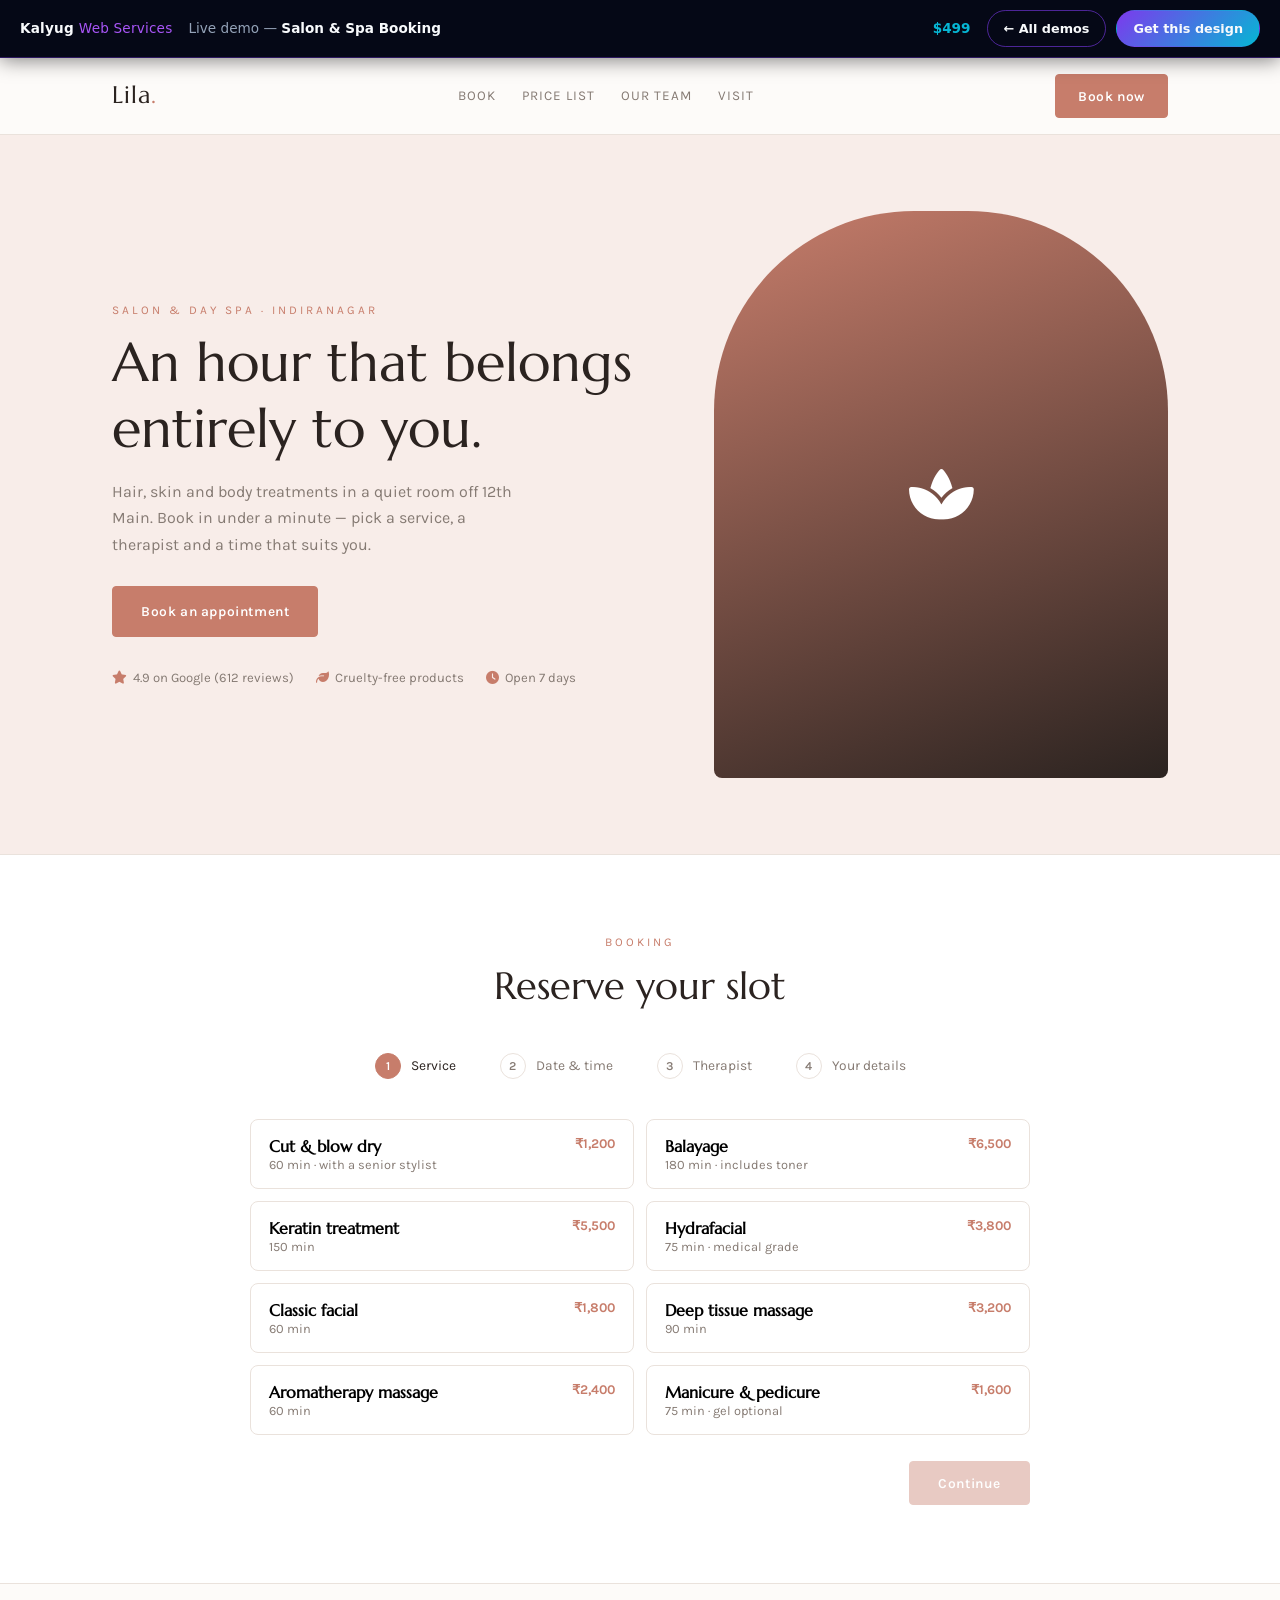
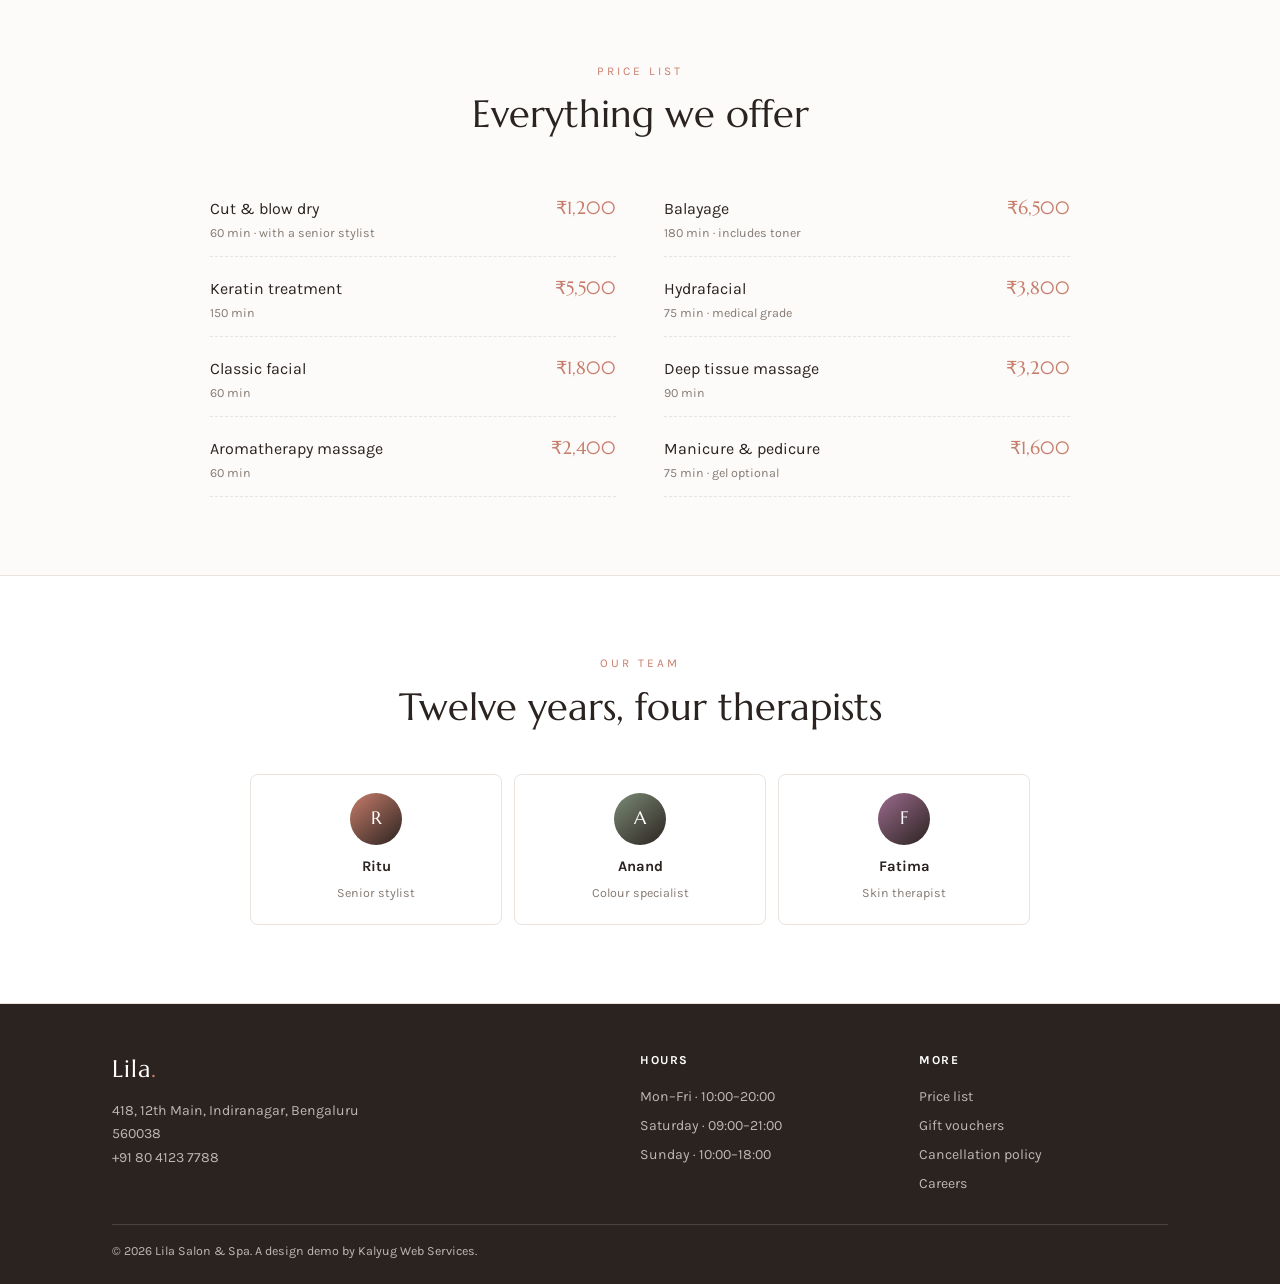
<file: demos/booking.html>
<!DOCTYPE html>
<html lang="en">

<head>
    <meta charset="UTF-8">
    <meta name="viewport" content="width=device-width, initial-scale=1.0">
    <title>Lila Salon &amp; Spa — Booking Website Demo</title>
    <meta name="description" content="Demo salon booking website by Kalyug Web Services.">
    <link href="https://fonts.googleapis.com/css2?family=Marcellus&family=Karla:wght@300;400;500;600;700&display=swap" rel="stylesheet">
    <link rel="stylesheet" href="https://cdnjs.cloudflare.com/ajax/libs/font-awesome/6.5.0/css/all.min.css">
    <link rel="stylesheet" href="assets/demo-frame.css">
    <style>
        :root { --ink: #2B2320; --sub: #857A73; --line: #EAE2DC; --bg: #FDFBF9; --blush: #C77D6B; --blush-soft: #F8EDE9; --sage: #7C8B76; }
        * { margin: 0; padding: 0; box-sizing: border-box; }
        body { font-family: 'Karla', sans-serif; background: var(--bg); color: var(--ink); line-height: 1.65; }
        a { color: inherit; text-decoration: none; } ul { list-style: none; }
        h1, h2, h3, .serif { font-family: 'Marcellus', Georgia, serif; font-weight: 400; line-height: 1.2; }
        .wrap { max-width: 1100px; margin: 0 auto; padding: 0 22px; }
        .btn { display: inline-flex; align-items: center; justify-content: center; gap: 8px; padding: 13px 28px; border-radius: 4px; font-weight: 600; font-size: 0.86rem; letter-spacing: .6px; border: 1px solid var(--blush); background: transparent; color: var(--blush); cursor: pointer; transition: .22s; font-family: inherit; }
        .btn:hover { background: var(--blush-soft); }
        .btn-fill { background: var(--blush); color: #fff; } .btn-fill:hover { background: #B26A59; color: #fff; }
        .btn:disabled { opacity: .4; cursor: not-allowed; }

        header { background: rgba(253,251,249,.92); backdrop-filter: blur(10px); border-bottom: 1px solid var(--line); position: sticky; top: 0; z-index: 60; }
        header .wrap { display: flex; align-items: center; justify-content: space-between; height: 76px; }
        .logo { font-family: 'Marcellus'; font-size: 1.5rem; letter-spacing: 1px; }
        .logo span { color: var(--blush); }
        nav { display: flex; gap: 26px; font-size: 0.84rem; letter-spacing: 1px; text-transform: uppercase; color: var(--sub); }
        nav a:hover { color: var(--blush); }
        .burger { display: none; background: none; border: 0; font-size: 1.2rem; cursor: pointer; }

        .hero { padding: 76px 0; background: var(--blush-soft); position: relative; overflow: hidden; }
        .hero-grid { display: grid; grid-template-columns: 1.1fr .9fr; gap: 48px; align-items: center; }
        .hero h1 { font-size: 3.4rem; }
        .hero p { color: var(--sub); max-width: 420px; margin: 18px 0 28px; }
        .hero-badges { display: flex; gap: 22px; margin-top: 30px; font-size: 0.82rem; color: var(--sub); flex-wrap: wrap; }
        .hero-badges i { color: var(--blush); margin-right: 6px; }
        .frame { aspect-ratio: 4/5; border-radius: 200px 200px 8px 8px; background: linear-gradient(160deg, var(--blush), var(--ink)); display: grid; place-items: center; color: #fff; font-size: 3.6rem; }

        section { padding: 78px 0; }
        .center { text-align: center; max-width: 560px; margin: 0 auto 44px; }
        .kicker { font-size: 0.74rem; letter-spacing: 3px; text-transform: uppercase; color: var(--blush); margin-bottom: 10px; }
        .center h2 { font-size: 2.4rem; }
        .center p { color: var(--sub); margin-top: 12px; }

        /* Booking */
        .book { background: #fff; border-top: 1px solid var(--line); border-bottom: 1px solid var(--line); }
        .steps { display: flex; justify-content: center; gap: 0; margin-bottom: 40px; flex-wrap: wrap; }
        .step { display: flex; align-items: center; gap: 10px; padding: 0 22px; color: var(--sub); font-size: 0.86rem; }
        .step b { width: 26px; height: 26px; border-radius: 50%; border: 1px solid var(--line); display: grid; place-items: center; font-size: 0.76rem; font-weight: 600; }
        .step.on { color: var(--ink); } .step.on b { background: var(--blush); border-color: var(--blush); color: #fff; }
        .step.done b { background: var(--sage); border-color: var(--sage); color: #fff; }

        .panel { max-width: 780px; margin: 0 auto; }
        .svc-list { display: grid; grid-template-columns: 1fr 1fr; gap: 12px; }
        .svc { border: 1px solid var(--line); border-radius: 8px; padding: 16px 18px; cursor: pointer; transition: .2s; background: #fff; display: flex; justify-content: space-between; gap: 14px; align-items: flex-start; text-align: left; font-family: inherit; }
        .svc:hover { border-color: var(--blush); }
        .svc.on { border-color: var(--blush); background: var(--blush-soft); }
        .svc h4 { font-family: 'Marcellus'; font-size: 1.02rem; }
        .svc small { color: var(--sub); font-size: 0.8rem; display: block; }
        .svc .p { color: var(--blush); font-weight: 700; white-space: nowrap; }

        .days { display: flex; gap: 8px; overflow-x: auto; padding-bottom: 8px; margin-bottom: 20px; }
        .day { min-width: 74px; border: 1px solid var(--line); border-radius: 8px; padding: 12px 8px; text-align: center; cursor: pointer; background: #fff; transition: .2s; font-family: inherit; }
        .day.on { border-color: var(--blush); background: var(--blush-soft); }
        .day.shut { opacity: .38; cursor: not-allowed; }
        .day b { display: block; font-size: 1.15rem; font-family: 'Marcellus'; }
        .day span { font-size: 0.72rem; color: var(--sub); text-transform: uppercase; letter-spacing: .8px; }

        .times { display: flex; flex-wrap: wrap; gap: 8px; }
        .time { border: 1px solid var(--line); border-radius: 6px; padding: 9px 16px; font-size: 0.86rem; cursor: pointer; background: #fff; transition: .2s; font-family: inherit; }
        .time.on { border-color: var(--blush); background: var(--blush); color: #fff; }
        .time.taken { opacity: .32; cursor: not-allowed; text-decoration: line-through; }

        .staff { display: grid; grid-template-columns: repeat(auto-fit, minmax(160px, 1fr)); gap: 12px; }
        .pro { border: 1px solid var(--line); border-radius: 8px; padding: 18px; text-align: center; cursor: pointer; background: #fff; transition: .2s; font-family: inherit; }
        .pro.on { border-color: var(--blush); background: var(--blush-soft); }
        .pro .av { width: 52px; height: 52px; border-radius: 50%; margin: 0 auto 10px; display: grid; place-items: center; color: #fff; font-family: 'Marcellus'; font-size: 1.1rem; }
        .pro b { display: block; font-size: 0.92rem; } .pro span { font-size: 0.78rem; color: var(--sub); }

        .summary { background: var(--blush-soft); border-radius: 10px; padding: 22px; margin-top: 26px; }
        .sline { display: flex; justify-content: space-between; padding: 6px 0; font-size: 0.9rem; color: var(--sub); gap: 14px; }
        .sline b { color: var(--ink); text-align: right; }
        .sline.tot { border-top: 1px solid rgba(199,125,107,.3); margin-top: 10px; padding-top: 12px; font-size: 1.06rem; color: var(--ink); font-weight: 700; }
        .who-form { display: grid; gap: 12px; margin-top: 20px; }
        .who-form input { padding: 12px 14px; border: 1px solid var(--line); border-radius: 6px; font: inherit; font-size: 0.9rem; background: #fff; }
        .who-form input:focus { outline: 2px solid var(--blush); outline-offset: 1px; border-color: transparent; }
        .r2 { display: grid; grid-template-columns: 1fr 1fr; gap: 12px; }
        .nav-btns { display: flex; justify-content: space-between; gap: 12px; margin-top: 26px; }

        .confirmed { text-align: center; padding: 40px 20px; }
        .confirmed .tick { width: 64px; height: 64px; border-radius: 50%; background: var(--sage); color: #fff; display: grid; place-items: center; font-size: 1.6rem; margin: 0 auto 18px; }
        .ref { display: inline-block; background: #fff; border: 1px dashed var(--line); border-radius: 6px; padding: 8px 18px; font-family: monospace; margin-top: 12px; }

        /* Price list + team */
        .price-list { display: grid; grid-template-columns: 1fr 1fr; gap: 4px 48px; max-width: 860px; margin: 0 auto; }
        .pl { display: flex; align-items: baseline; gap: 12px; padding: 13px 0; border-bottom: 1px dashed var(--line); }
        .pl .n { flex: 1; }
        .pl .n small { display: block; color: var(--sub); font-size: 0.78rem; }
        .pl .v { color: var(--blush); font-family: 'Marcellus'; font-size: 1.1rem; }

        footer { background: var(--ink); color: #C2B7B0; padding: 46px 0 22px; font-size: 0.88rem; }
        .fg { display: grid; grid-template-columns: 2fr 1fr 1fr; gap: 30px; margin-bottom: 26px; }
        footer h5 { color: #fff; font-size: 0.76rem; letter-spacing: 1.6px; text-transform: uppercase; margin-bottom: 12px; }
        footer a { display: block; padding: 3px 0; } footer a:hover { color: #fff; }
        .fb { border-top: 1px solid rgba(255,255,255,.14); padding-top: 16px; font-size: 0.78rem; }

        @media (max-width: 900px) { .hero-grid { grid-template-columns: 1fr; } .hero h1 { font-size: 2.4rem; } .frame { max-width: 300px; }
            .svc-list, .price-list { grid-template-columns: 1fr; } .fg { grid-template-columns: 1fr; }
            nav { display: none; position: absolute; top: 76px; left: 0; right: 0; background: var(--bg); flex-direction: column; padding: 20px 22px; gap: 15px; border-bottom: 1px solid var(--line); }
            nav.on { display: flex; } .burger { display: block; } }
        @media (max-width: 520px) { .r2 { grid-template-columns: 1fr; } .step { padding: 0 10px; font-size: 0.78rem; } }
    </style>
</head>

<body data-demo-id="booking" data-demo-name="Salon &amp; Spa Booking" data-demo-price-inr="12999" data-demo-price-usd="499">

    <header>
        <div class="wrap">
            <a href="#top" class="logo">Lila<span>.</span></a>
            <nav id="nav"><a href="#book">Book</a><a href="#prices">Price list</a><a href="#team">Our team</a><a href="#visit">Visit</a></nav>
            <a href="#book" class="btn btn-fill" style="padding:10px 22px">Book now</a>
            <button class="burger" id="burger" aria-label="Menu"><i class="fas fa-bars"></i></button>
        </div>
    </header>

    <section class="hero" id="top">
        <div class="wrap hero-grid">
            <div>
                <div class="kicker">Salon &amp; day spa · Indiranagar</div>
                <h1>An hour that belongs entirely to you.</h1>
                <p>Hair, skin and body treatments in a quiet room off 12th Main. Book in under a minute — pick a service, a therapist and a time that suits you.</p>
                <a href="#book" class="btn btn-fill">Book an appointment</a>
                <div class="hero-badges">
                    <span><i class="fas fa-star"></i>4.9 on Google (612 reviews)</span>
                    <span><i class="fas fa-leaf"></i>Cruelty-free products</span>
                    <span><i class="fas fa-clock"></i>Open 7 days</span>
                </div>
            </div>
            <div class="frame"><i class="fas fa-spa"></i></div>
        </div>
    </section>

    <section class="book" id="book">
        <div class="wrap">
            <div class="center">
                <div class="kicker">Booking</div>
                <h2>Reserve your slot</h2>
            </div>
            <div class="steps" id="steps"></div>
            <div class="panel" id="panel"></div>
        </div>
    </section>

    <section id="prices">
        <div class="wrap">
            <div class="center"><div class="kicker">Price list</div><h2>Everything we offer</h2></div>
            <div class="price-list" id="priceList"></div>
        </div>
    </section>

    <section id="team" style="background:#fff;border-top:1px solid var(--line);border-bottom:1px solid var(--line)">
        <div class="wrap">
            <div class="center"><div class="kicker">Our team</div><h2>Twelve years, four therapists</h2></div>
            <div class="staff" id="teamGrid" style="max-width:780px;margin:0 auto"></div>
        </div>
    </section>

    <footer id="visit">
        <div class="wrap">
            <div class="fg">
                <div>
                    <div class="logo" style="color:#fff;margin-bottom:10px">Lila<span>.</span></div>
                    <p style="max-width:280px">418, 12th Main, Indiranagar, Bengaluru 560038<br>+91 80 4123 7788</p>
                </div>
                <div><h5>Hours</h5><a href="#">Mon–Fri · 10:00–20:00</a><a href="#">Saturday · 09:00–21:00</a><a href="#">Sunday · 10:00–18:00</a></div>
                <div><h5>More</h5><a href="#prices">Price list</a><a href="#">Gift vouchers</a><a href="#">Cancellation policy</a><a href="#">Careers</a></div>
            </div>
            <div class="fb">© 2026 Lila Salon &amp; Spa. A design demo by Kalyug Web Services.</div>
        </div>
    </footer>

    <script src="assets/demo-frame.js"></script>
    <script>
        const services = [
            { n: 'Cut &amp; blow dry', d: '60 min · with a senior stylist', p: 1200, min: 60, cat: 'Hair' },
            { n: 'Balayage', d: '180 min · includes toner', p: 6500, min: 180, cat: 'Hair' },
            { n: 'Keratin treatment', d: '150 min', p: 5500, min: 150, cat: 'Hair' },
            { n: 'Hydrafacial', d: '75 min · medical grade', p: 3800, min: 75, cat: 'Skin' },
            { n: 'Classic facial', d: '60 min', p: 1800, min: 60, cat: 'Skin' },
            { n: 'Deep tissue massage', d: '90 min', p: 3200, min: 90, cat: 'Body' },
            { n: 'Aromatherapy massage', d: '60 min', p: 2400, min: 60, cat: 'Body' },
            { n: 'Manicure &amp; pedicure', d: '75 min · gel optional', p: 1600, min: 75, cat: 'Nails' }
        ];
        const staff = [
            { n: 'Ritu', r: 'Senior stylist', i: 'R', g: 'linear-gradient(140deg,#C77D6B,#2B2320)' },
            { n: 'Anand', r: 'Colour specialist', i: 'A', g: 'linear-gradient(140deg,#7C8B76,#2B2320)' },
            { n: 'Fatima', r: 'Skin therapist', i: 'F', g: 'linear-gradient(140deg,#9C6B8E,#2B2320)' },
            { n: 'Any available', r: 'First free therapist', i: '✳', g: 'linear-gradient(140deg,#857A73,#2B2320)' }
        ];
        const slots = ['10:00', '11:00', '12:00', '13:00', '15:00', '16:00', '17:00', '18:00', '19:00'];
        // Deterministic "already booked" slots so the demo behaves consistently.
        const busy = { 0: ['11:00', '16:00'], 1: ['10:00'], 2: ['13:00', '17:00', '18:00'], 3: [], 4: ['12:00', '19:00'], 5: ['10:00', '11:00', '15:00'], 6: ['16:00'] };

        const state = { step: 0, svc: null, day: 0, time: null, pro: 3 };
        const stepNames = ['Service', 'Date &amp; time', 'Therapist', 'Your details'];

        const days = Array.from({ length: 7 }, (_, i) => {
            const d = new Date(); d.setDate(d.getDate() + i);
            return d;
        });

        function drawSteps() {
            document.getElementById('steps').innerHTML = stepNames.map((n, i) => `
                <div class="step ${state.step === i ? 'on' : ''} ${state.step > i ? 'done' : ''}">
                    <b>${state.step > i ? '<i class="fas fa-check"></i>' : i + 1}</b>${n}
                </div>`).join('');
        }

        function money(v) { return kwsMoney(v); }

        function summaryHtml() {
            const s = services[state.svc];
            const d = days[state.day];
            return `
                <div class="summary">
                    <div class="sline"><span>Service</span><b>${s.n}</b></div>
                    <div class="sline"><span>When</span><b>${d.toLocaleDateString('en-IN', { weekday: 'short', day: 'numeric', month: 'short' })}${state.time ? ', ' + state.time : ''}</b></div>
                    <div class="sline"><span>Therapist</span><b>${staff[state.pro].n}</b></div>
                    <div class="sline"><span>Duration</span><b>${s.min} min</b></div>
                    <div class="sline tot"><span>Total</span><b>${money(s.p)}</b></div>
                </div>`;
        }

        function draw() {
            drawSteps();
            const panel = document.getElementById('panel');

            if (state.step === 0) {
                panel.innerHTML = `
                    <div class="svc-list">${services.map((s, i) => `
                        <button class="svc ${state.svc === i ? 'on' : ''}" data-svc="${i}">
                            <span><h4>${s.n}</h4><small>${s.d}</small></span>
                            <span class="p">${money(s.p)}</span>
                        </button>`).join('')}</div>
                    <div class="nav-btns"><span></span>
                        <button class="btn btn-fill" data-next ${state.svc === null ? 'disabled' : ''}>Continue</button>
                    </div>`;
            }

            if (state.step === 1) {
                const taken = busy[state.day] || [];
                panel.innerHTML = `
                    <div class="days">${days.map((d, i) => `
                        <button class="day ${state.day === i ? 'on' : ''}" data-day="${i}">
                            <span>${d.toLocaleDateString('en-IN', { weekday: 'short' })}</span>
                            <b>${d.getDate()}</b>
                            <span>${d.toLocaleDateString('en-IN', { month: 'short' })}</span>
                        </button>`).join('')}</div>
                    <div class="times">${slots.map(t => `
                        <button class="time ${taken.includes(t) ? 'taken' : ''} ${state.time === t ? 'on' : ''}"
                                data-time="${t}" ${taken.includes(t) ? 'disabled' : ''}>${t}</button>`).join('')}</div>
                    <p style="font-size:0.8rem;color:var(--sub);margin-top:14px">Struck-through slots are already taken.</p>
                    <div class="nav-btns">
                        <button class="btn" data-back>Back</button>
                        <button class="btn btn-fill" data-next ${!state.time ? 'disabled' : ''}>Continue</button>
                    </div>`;
            }

            if (state.step === 2) {
                panel.innerHTML = `
                    <div class="staff">${staff.map((p, i) => `
                        <button class="pro ${state.pro === i ? 'on' : ''}" data-pro="${i}">
                            <span class="av" style="background:${p.g}">${p.i}</span>
                            <b>${p.n}</b><span>${p.r}</span>
                        </button>`).join('')}</div>
                    ${summaryHtml()}
                    <div class="nav-btns">
                        <button class="btn" data-back>Back</button>
                        <button class="btn btn-fill" data-next>Continue</button>
                    </div>`;
            }

            if (state.step === 3) {
                panel.innerHTML = `
                    ${summaryHtml()}
                    <form class="who-form" id="whoForm">
                        <div class="r2"><input id="bkName" placeholder="Full name" required><input id="bkPhone" type="tel" placeholder="Phone number" required></div>
                        <input id="bkEmail" type="email" placeholder="Email (for your confirmation)" required>
                        <input id="bkNote" placeholder="Anything we should know? (optional)">
                        <div class="nav-btns">
                            <button class="btn" type="button" data-back>Back</button>
                            <button class="btn btn-fill" type="submit">Confirm booking</button>
                        </div>
                    </form>
                    <p style="font-size:0.78rem;color:var(--sub);text-align:center;margin-top:14px">
                        Free cancellation up to 4 hours before. No card needed to hold the slot.
                    </p>`;
            }

            if (state.step === 4) {
                const s = services[state.svc], d = days[state.day];
                panel.innerHTML = `
                    <div class="confirmed">
                        <div class="tick"><i class="fas fa-check"></i></div>
                        <h2 style="font-size:1.8rem">You're booked in</h2>
                        <p style="color:var(--sub);margin-top:8px">
                            ${s.n} with ${staff[state.pro].n}<br>
                            ${d.toLocaleDateString('en-IN', { weekday: 'long', day: 'numeric', month: 'long' })} at ${state.time}
                        </p>
                        <div class="ref">REF ${'LS' + Math.floor(10000 + Math.random() * 89999)}</div>
                        <p style="font-size:0.84rem;color:var(--sub);margin-top:18px">A confirmation is on its way to your email and phone.</p>
                        <button class="btn" style="margin-top:20px" data-reset>Book another appointment</button>
                    </div>`;
            }
        }

        document.getElementById('panel').addEventListener('click', e => {
            const svc = e.target.closest('[data-svc]');
            if (svc) { state.svc = Number(svc.dataset.svc); return draw(); }

            const day = e.target.closest('[data-day]');
            if (day) { state.day = Number(day.dataset.day); state.time = null; return draw(); }

            const time = e.target.closest('[data-time]');
            if (time && !time.disabled) { state.time = time.dataset.time; return draw(); }

            const pro = e.target.closest('[data-pro]');
            if (pro) { state.pro = Number(pro.dataset.pro); return draw(); }

            if (e.target.closest('[data-next]')) { state.step++; return draw(); }
            if (e.target.closest('[data-back]')) { state.step--; return draw(); }
            if (e.target.closest('[data-reset]')) {
                Object.assign(state, { step: 0, svc: null, day: 0, time: null, pro: 3 });
                return draw();
            }
        });

        document.getElementById('panel').addEventListener('submit', e => {
            e.preventDefault();
            const name = document.getElementById('bkName').value.trim();
            const phone = document.getElementById('bkPhone').value.trim();
            const email = document.getElementById('bkEmail').value.trim();
            if (!name || phone.replace(/\D/g, '').length < 8 || !/^[^\s@]+@[^\s@]+\.[^\s@]{2,}$/.test(email)) {
                return kwsToast('Please check your name, phone and email.');
            }
            state.step = 4;
            draw();
            kwsToast('Appointment confirmed. See you soon!');
        });

        /* Price list + team */
        document.getElementById('priceList').innerHTML = services.map(s => `
            <div class="pl"><span class="n">${s.n}<small>${s.d}</small></span><span class="v">${money(s.p)}</span></div>`).join('');
        document.getElementById('teamGrid').innerHTML = staff.slice(0, 3).map(p => `
            <div class="pro" style="cursor:default">
                <span class="av" style="background:${p.g}">${p.i}</span>
                <b>${p.n}</b><span>${p.r}</span>
            </div>`).join('');

        document.getElementById('burger').addEventListener('click', () => document.getElementById('nav').classList.toggle('on'));

        draw();
    </script>
</body>

</html>
</file>
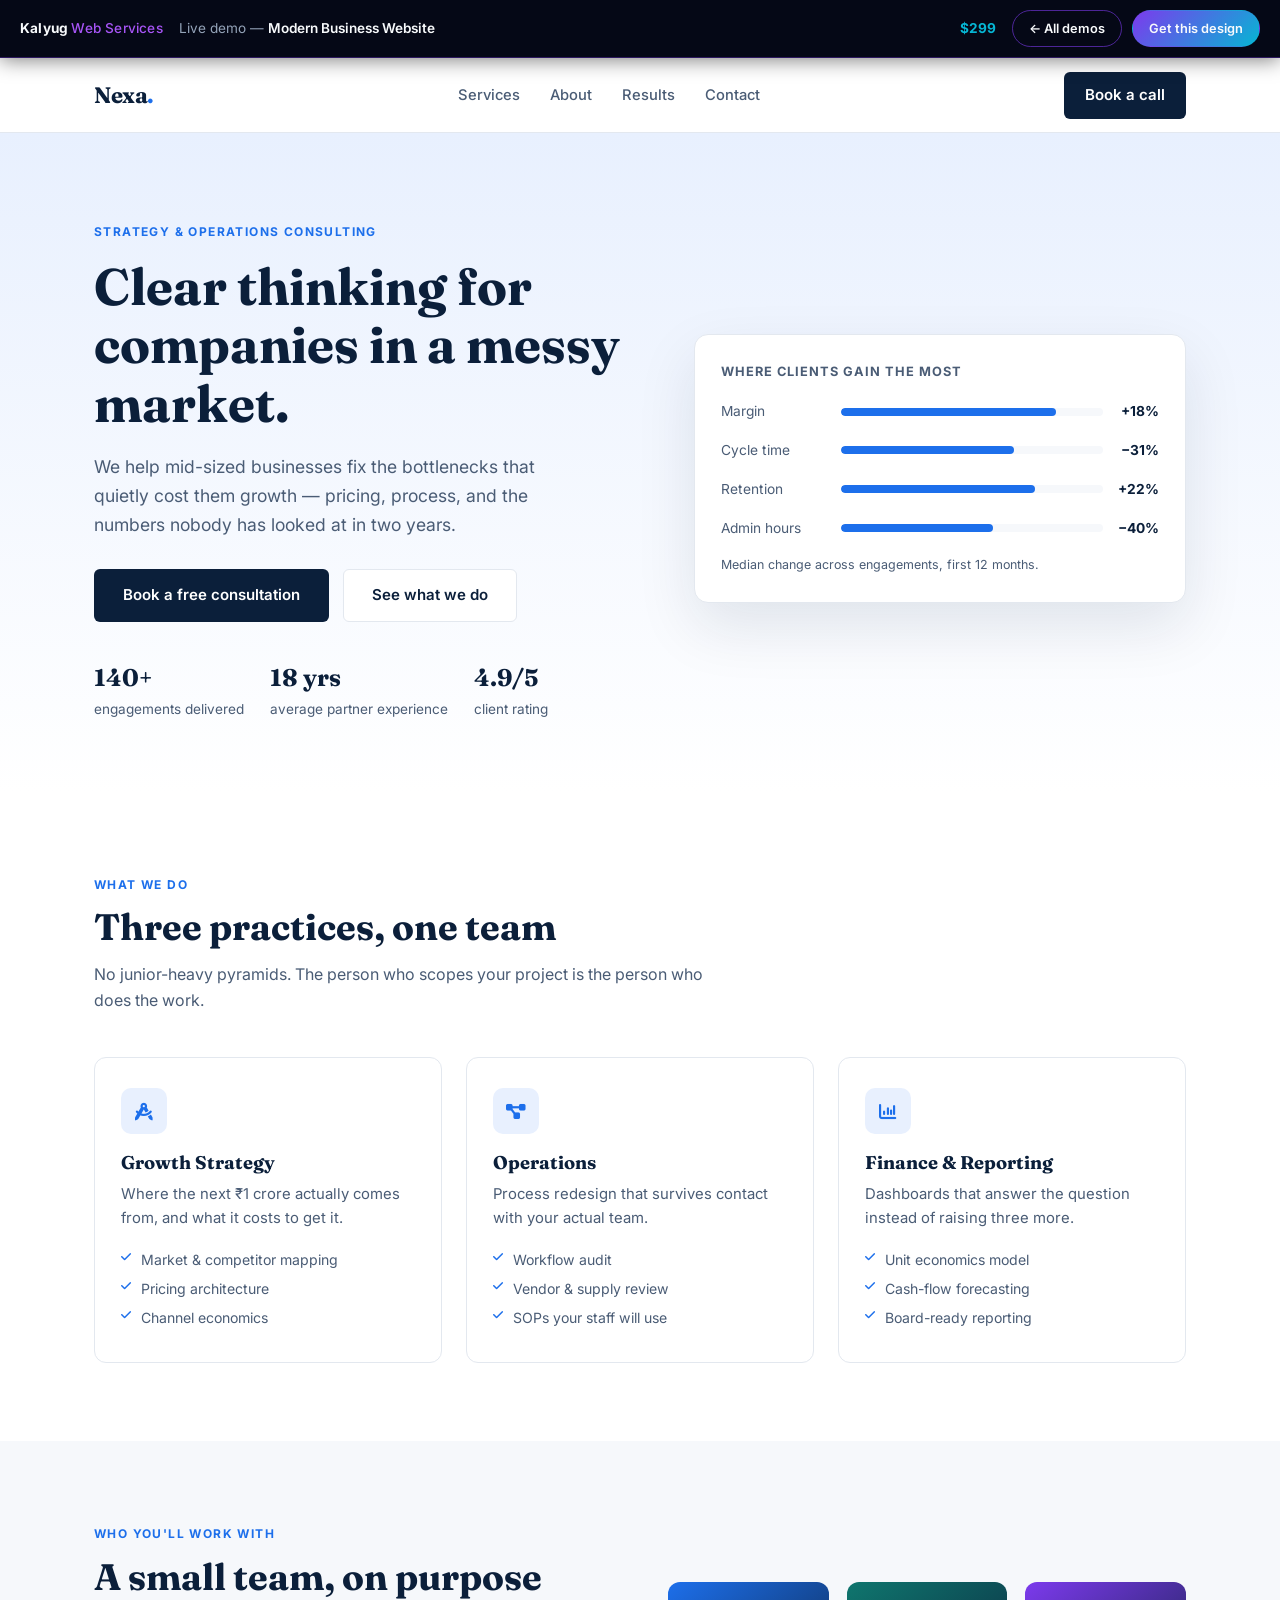
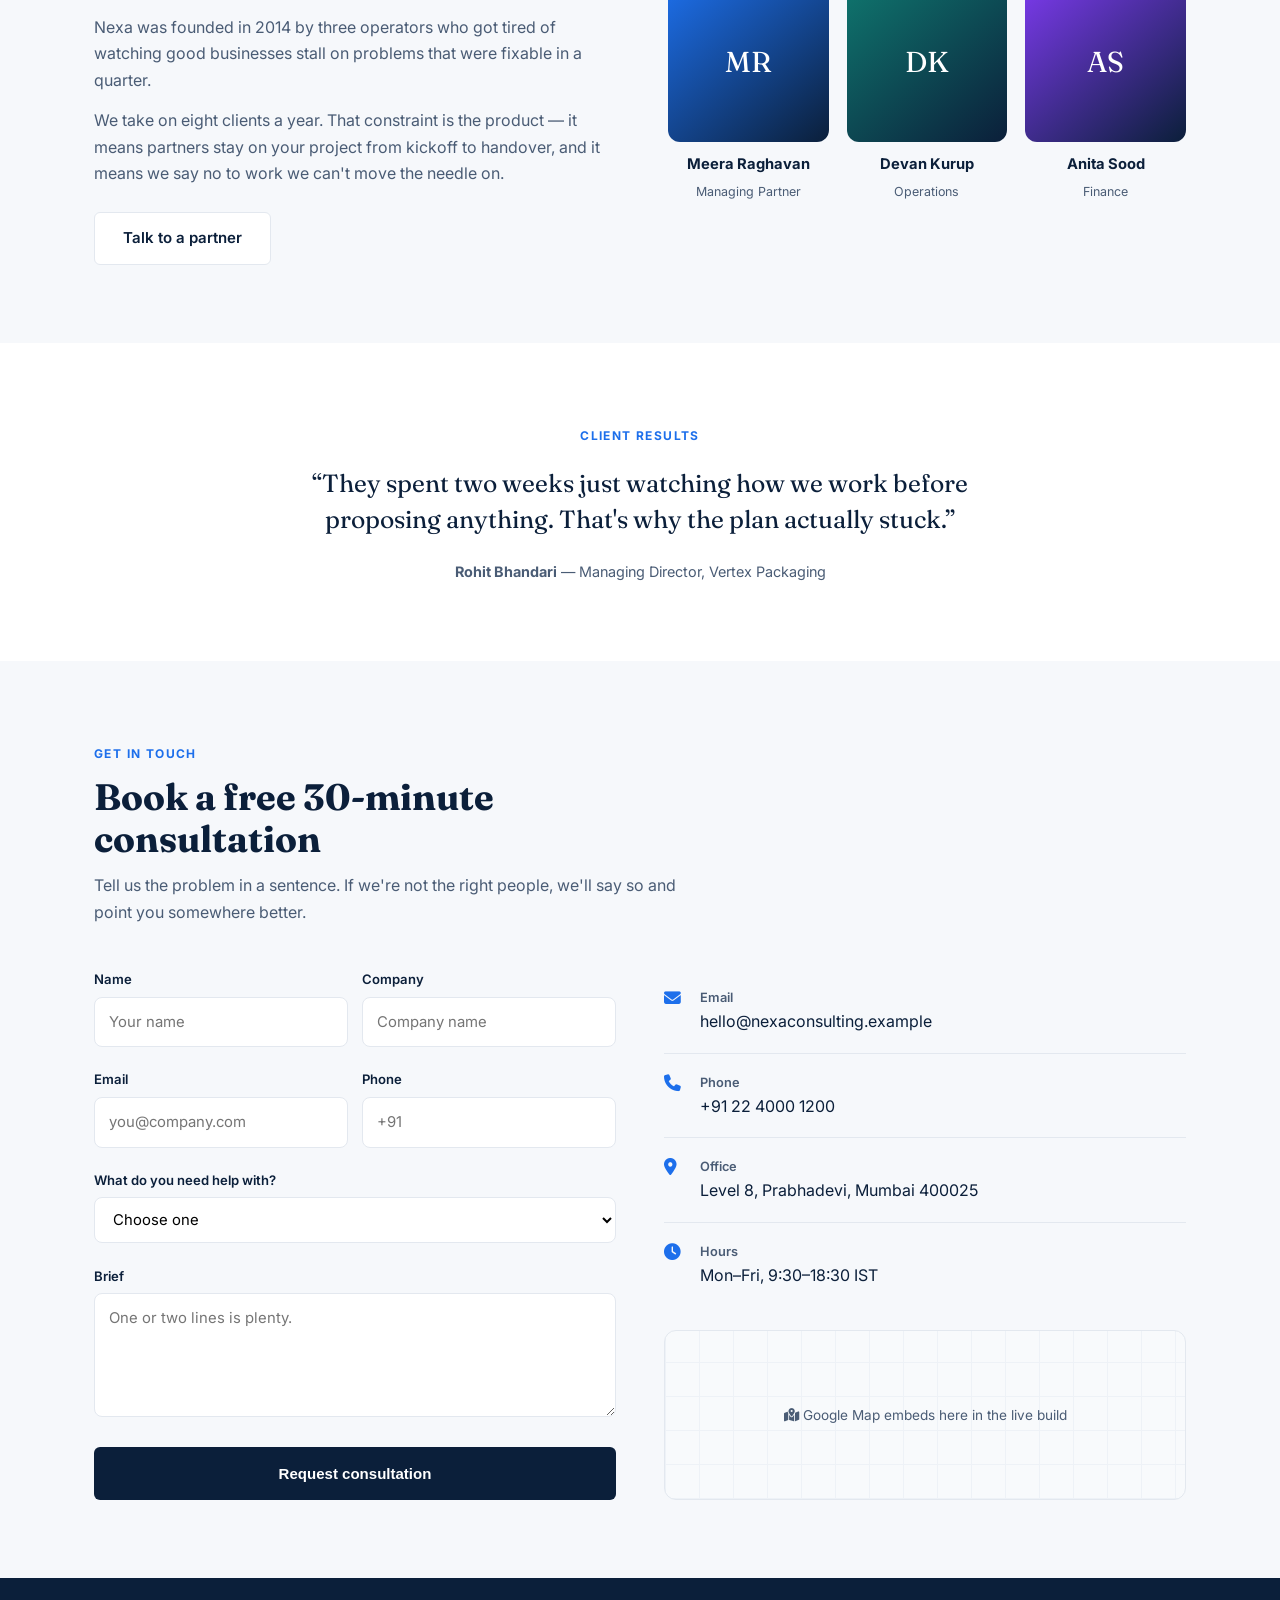
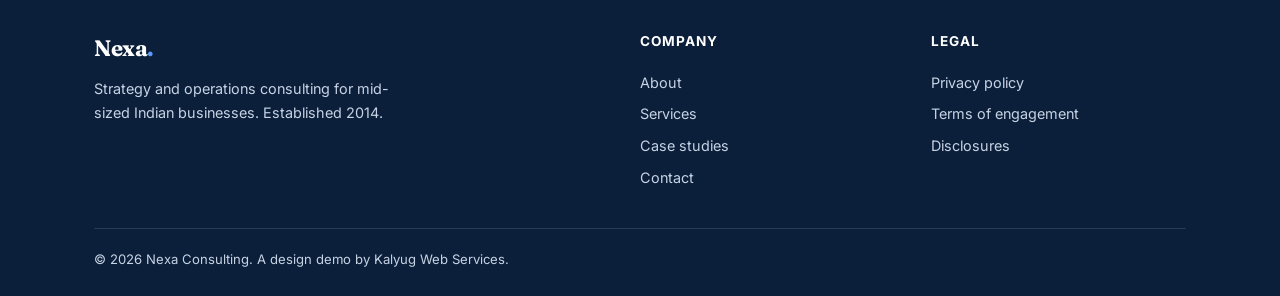
<file: demos/business.html>
<!DOCTYPE html>
<html lang="en">

<head>
    <meta charset="UTF-8">
    <meta name="viewport" content="width=device-width, initial-scale=1.0">
    <title>Nexa Consulting — Modern Business Website Demo</title>
    <meta name="description" content="Demo business website by Kalyug Web Services.">
    <link href="https://fonts.googleapis.com/css2?family=Inter:wght@400;500;600;700;800&family=Fraunces:opsz,wght@9..144,600;9..144,700&display=swap" rel="stylesheet">
    <link rel="stylesheet" href="https://cdnjs.cloudflare.com/ajax/libs/font-awesome/6.5.0/css/all.min.css">
    <link rel="stylesheet" href="assets/demo-frame.css">
    <style>
        :root {
            --ink: #0B1F3A;
            --ink-soft: #4A5C75;
            --accent: #1D6FEB;
            --accent-soft: #E8F0FE;
            --line: #E3E8EF;
            --bg: #FFFFFF;
            --bg-alt: #F6F8FB;
        }
        * { margin: 0; padding: 0; box-sizing: border-box; }
        body { font-family: 'Inter', sans-serif; color: var(--ink); background: var(--bg); line-height: 1.65; }
        img { max-width: 100%; display: block; }
        a { color: inherit; text-decoration: none; }
        ul { list-style: none; }
        h1, h2, h3 { font-family: 'Fraunces', Georgia, serif; line-height: 1.15; }
        .wrap { max-width: 1140px; margin: 0 auto; padding: 0 24px; }
        .eyebrow { text-transform: uppercase; letter-spacing: 1.4px; font-size: 0.75rem; font-weight: 700; color: var(--accent); }
        .btn { display: inline-flex; align-items: center; gap: 8px; padding: 13px 28px; border-radius: 6px; font-weight: 600; font-size: 0.94rem; border: 1px solid transparent; cursor: pointer; transition: 0.2s; }
        .btn-solid { background: var(--ink); color: #fff; }
        .btn-solid:hover { background: var(--accent); }
        .btn-ghost { border-color: var(--line); color: var(--ink); background: #fff; }
        .btn-ghost:hover { border-color: var(--ink); }

        /* Nav */
        .nav { border-bottom: 1px solid var(--line); background: rgba(255,255,255,0.92); backdrop-filter: blur(10px); position: sticky; top: 0; z-index: 50; }
        .kws-embedded .nav { top: 0; }
        .nav .wrap { display: flex; align-items: center; justify-content: space-between; height: 74px; }
        .logo { font-family: 'Fraunces', serif; font-size: 1.4rem; font-weight: 700; letter-spacing: -0.5px; }
        .logo em { color: var(--accent); font-style: normal; }
        .nav-links { display: flex; gap: 30px; font-size: 0.92rem; font-weight: 500; }
        .nav-links a { color: var(--ink-soft); transition: 0.2s; }
        .nav-links a:hover { color: var(--accent); }
        .nav-toggle { display: none; background: none; border: 0; font-size: 1.3rem; cursor: pointer; }

        /* Hero */
        .hero { padding: 84px 0 72px; background: linear-gradient(180deg, var(--accent-soft), #fff); }
        .hero-grid { display: grid; grid-template-columns: 1.05fr 0.95fr; gap: 56px; align-items: center; }
        .hero h1 { font-size: 3.2rem; margin: 14px 0 18px; }
        .hero p { font-size: 1.1rem; color: var(--ink-soft); max-width: 480px; }
        .hero-cta { display: flex; gap: 14px; margin-top: 30px; flex-wrap: wrap; }
        .hero-proof { display: flex; gap: 26px; margin-top: 36px; font-size: 0.85rem; color: var(--ink-soft); }
        .hero-proof b { display: block; font-size: 1.5rem; color: var(--ink); font-family: 'Fraunces', serif; }
        .hero-card { background: #fff; border: 1px solid var(--line); border-radius: 14px; padding: 26px; box-shadow: 0 24px 60px rgba(11,31,58,0.10); }
        .hero-card h4 { font-family: 'Inter'; font-size: 0.8rem; text-transform: uppercase; letter-spacing: 1px; color: var(--ink-soft); margin-bottom: 18px; }
        .bar-row { display: flex; align-items: center; gap: 12px; margin-bottom: 16px; font-size: 0.86rem; }
        .bar-row span:first-child { width: 108px; color: var(--ink-soft); }
        .bar { flex: 1; height: 8px; background: var(--bg-alt); border-radius: 8px; overflow: hidden; }
        .bar i { display: block; height: 100%; background: var(--accent); border-radius: 8px; width: 0; transition: width 1.1s cubic-bezier(.2,.8,.3,1); }
        .bar-row b { width: 44px; text-align: right; }

        /* Sections */
        section { padding: 78px 0; }
        .alt { background: var(--bg-alt); }
        .head { max-width: 620px; margin-bottom: 44px; }
        .head h2 { font-size: 2.3rem; margin: 10px 0 12px; }
        .head p { color: var(--ink-soft); }
        .cards { display: grid; grid-template-columns: repeat(auto-fit, minmax(260px, 1fr)); gap: 24px; }
        .card { background: #fff; border: 1px solid var(--line); border-radius: 12px; padding: 30px 26px; transition: 0.25s; }
        .card:hover { transform: translateY(-4px); box-shadow: 0 18px 40px rgba(11,31,58,0.08); border-color: #CBD8EA; }
        .card i.ico { width: 46px; height: 46px; border-radius: 10px; background: var(--accent-soft); color: var(--accent); display: grid; place-items: center; font-size: 1.1rem; margin-bottom: 18px; }
        .card h3 { font-size: 1.15rem; margin-bottom: 8px; }
        .card p { color: var(--ink-soft); font-size: 0.93rem; }
        .card ul { margin-top: 14px; font-size: 0.88rem; color: var(--ink-soft); }
        .card ul li { padding: 3px 0 3px 20px; position: relative; }
        .card ul li::before { content: '\f00c'; font-family: 'Font Awesome 6 Free'; font-weight: 900; position: absolute; left: 0; color: var(--accent); font-size: 0.72rem; }

        /* About */
        .about-grid { display: grid; grid-template-columns: 1fr 1fr; gap: 56px; align-items: center; }
        .about-grid p { color: var(--ink-soft); margin-bottom: 14px; }
        .team { display: grid; grid-template-columns: repeat(3, 1fr); gap: 18px; }
        .member { text-align: center; }
        .avatar { width: 100%; aspect-ratio: 1; border-radius: 12px; display: grid; place-items: center; font-family: 'Fraunces', serif; font-size: 1.8rem; color: #fff; margin-bottom: 10px; }
        .member b { display: block; font-size: 0.92rem; }
        .member span { font-size: 0.78rem; color: var(--ink-soft); }

        /* Quote */
        .quote { text-align: center; max-width: 760px; margin: 0 auto; }
        .quote blockquote { font-family: 'Fraunces', serif; font-size: 1.55rem; line-height: 1.45; margin: 18px 0 22px; }
        .quote .who { font-size: 0.9rem; color: var(--ink-soft); }

        /* Contact */
        .contact-grid { display: grid; grid-template-columns: 1fr 1fr; gap: 48px; }
        form { display: grid; gap: 14px; }
        .row2 { display: grid; grid-template-columns: 1fr 1fr; gap: 14px; }
        label { font-size: 0.82rem; font-weight: 600; display: block; margin-bottom: 6px; }
        input, textarea, select { width: 100%; padding: 12px 14px; border: 1px solid var(--line); border-radius: 8px; font: inherit; font-size: 0.93rem; background: #fff; }
        input:focus, textarea:focus, select:focus { outline: 2px solid var(--accent); outline-offset: 1px; border-color: transparent; }
        .err { color: #C0392B; font-size: 0.78rem; display: none; margin-top: 4px; }
        .bad .err { display: block; }
        .bad input, .bad textarea, .bad select { border-color: #C0392B; }
        .info-item { display: flex; gap: 14px; padding: 18px 0; border-bottom: 1px solid var(--line); }
        .info-item i { color: var(--accent); width: 22px; font-size: 1.05rem; margin-top: 3px; }
        .info-item b { display: block; font-size: 0.8rem; color: var(--ink-soft); font-weight: 600; }
        .map { margin-top: 24px; height: 170px; border-radius: 12px; border: 1px solid var(--line); background:
            repeating-linear-gradient(0deg, #EEF2F7 0 1px, transparent 1px 34px),
            repeating-linear-gradient(90deg, #EEF2F7 0 1px, transparent 1px 34px), #F8FAFC;
            display: grid; place-items: center; color: var(--ink-soft); font-size: 0.85rem; }

        footer { background: var(--ink); color: #C7D3E4; padding: 52px 0 26px; font-size: 0.9rem; }
        .foot-grid { display: grid; grid-template-columns: 2fr 1fr 1fr; gap: 36px; margin-bottom: 34px; }
        footer .logo { color: #fff; }
        footer h5 { color: #fff; font-size: 0.85rem; text-transform: uppercase; letter-spacing: 1px; margin-bottom: 14px; }
        footer a { display: block; padding: 4px 0; transition: 0.2s; }
        footer a:hover { color: #fff; }
        .foot-bot { border-top: 1px solid rgba(255,255,255,0.12); padding-top: 20px; font-size: 0.82rem; }

        @media (max-width: 900px) {
            .hero-grid, .about-grid, .contact-grid { grid-template-columns: 1fr; }
            .hero h1 { font-size: 2.4rem; }
            .nav-links { display: none; position: absolute; top: 74px; left: 0; right: 0; background: #fff; flex-direction: column; padding: 18px 24px; gap: 14px; border-bottom: 1px solid var(--line); }
            .nav-links.open { display: flex; }
            .nav-toggle { display: block; }
            .foot-grid { grid-template-columns: 1fr; gap: 24px; }
        }
        @media (max-width: 560px) { .row2 { grid-template-columns: 1fr; } .team { grid-template-columns: repeat(3, 1fr); } }
    </style>
</head>

<body data-demo-id="business" data-demo-name="Modern Business Website" data-demo-price-inr="7999" data-demo-price-usd="299">

    <header class="nav">
        <div class="wrap">
            <a href="#top" class="logo">Nexa<em>.</em></a>
            <nav class="nav-links" id="navLinks">
                <a href="#services">Services</a>
                <a href="#about">About</a>
                <a href="#results">Results</a>
                <a href="#contact">Contact</a>
            </nav>
            <a href="#contact" class="btn btn-solid" style="padding:10px 20px">Book a call</a>
            <button class="nav-toggle" id="navToggle" aria-label="Menu"><i class="fas fa-bars"></i></button>
        </div>
    </header>

    <section class="hero" id="top">
        <div class="wrap hero-grid">
            <div>
                <span class="eyebrow">Strategy &amp; operations consulting</span>
                <h1>Clear thinking for companies in a messy market.</h1>
                <p>We help mid-sized businesses fix the bottlenecks that quietly cost them growth — pricing, process, and the numbers nobody has looked at in two years.</p>
                <div class="hero-cta">
                    <a href="#contact" class="btn btn-solid">Book a free consultation</a>
                    <a href="#services" class="btn btn-ghost">See what we do</a>
                </div>
                <div class="hero-proof">
                    <div><b>140+</b>engagements delivered</div>
                    <div><b>18 yrs</b>average partner experience</div>
                    <div><b>4.9/5</b>client rating</div>
                </div>
            </div>
            <div class="hero-card">
                <h4>Where clients gain the most</h4>
                <div class="bar-row"><span>Margin</span><span class="bar"><i data-w="82"></i></span><b>+18%</b></div>
                <div class="bar-row"><span>Cycle time</span><span class="bar"><i data-w="66"></i></span><b>−31%</b></div>
                <div class="bar-row"><span>Retention</span><span class="bar"><i data-w="74"></i></span><b>+22%</b></div>
                <div class="bar-row"><span>Admin hours</span><span class="bar"><i data-w="58"></i></span><b>−40%</b></div>
                <p style="font-size:0.78rem;color:var(--ink-soft);margin-top:6px">Median change across engagements, first 12 months.</p>
            </div>
        </div>
    </section>

    <section id="services">
        <div class="wrap">
            <div class="head">
                <span class="eyebrow">What we do</span>
                <h2>Three practices, one team</h2>
                <p>No junior-heavy pyramids. The person who scopes your project is the person who does the work.</p>
            </div>
            <div class="cards">
                <div class="card">
                    <i class="ico fas fa-compass-drafting"></i>
                    <h3>Growth Strategy</h3>
                    <p>Where the next ₹1 crore actually comes from, and what it costs to get it.</p>
                    <ul><li>Market &amp; competitor mapping</li><li>Pricing architecture</li><li>Channel economics</li></ul>
                </div>
                <div class="card">
                    <i class="ico fas fa-diagram-project"></i>
                    <h3>Operations</h3>
                    <p>Process redesign that survives contact with your actual team.</p>
                    <ul><li>Workflow audit</li><li>Vendor &amp; supply review</li><li>SOPs your staff will use</li></ul>
                </div>
                <div class="card">
                    <i class="ico fas fa-chart-column"></i>
                    <h3>Finance &amp; Reporting</h3>
                    <p>Dashboards that answer the question instead of raising three more.</p>
                    <ul><li>Unit economics model</li><li>Cash-flow forecasting</li><li>Board-ready reporting</li></ul>
                </div>
            </div>
        </div>
    </section>

    <section class="alt" id="about">
        <div class="wrap about-grid">
            <div>
                <span class="eyebrow">Who you'll work with</span>
                <h2 style="font-size:2.3rem;margin:10px 0 16px">A small team, on purpose</h2>
                <p>Nexa was founded in 2014 by three operators who got tired of watching good businesses stall on problems that were fixable in a quarter.</p>
                <p>We take on eight clients a year. That constraint is the product — it means partners stay on your project from kickoff to handover, and it means we say no to work we can't move the needle on.</p>
                <a href="#contact" class="btn btn-ghost" style="margin-top:12px">Talk to a partner</a>
            </div>
            <div class="team">
                <div class="member">
                    <div class="avatar" style="background:linear-gradient(140deg,#1D6FEB,#0B1F3A)">MR</div>
                    <b>Meera Raghavan</b><span>Managing Partner</span>
                </div>
                <div class="member">
                    <div class="avatar" style="background:linear-gradient(140deg,#0F766E,#0B1F3A)">DK</div>
                    <b>Devan Kurup</b><span>Operations</span>
                </div>
                <div class="member">
                    <div class="avatar" style="background:linear-gradient(140deg,#7C3AED,#0B1F3A)">AS</div>
                    <b>Anita Sood</b><span>Finance</span>
                </div>
            </div>
        </div>
    </section>

    <section id="results">
        <div class="wrap quote">
            <span class="eyebrow">Client results</span>
            <blockquote>&ldquo;They spent two weeks just watching how we work before proposing anything. That's why the plan actually stuck.&rdquo;</blockquote>
            <div class="who"><strong>Rohit Bhandari</strong> — Managing Director, Vertex Packaging</div>
        </div>
    </section>

    <section class="alt" id="contact">
        <div class="wrap">
            <div class="head">
                <span class="eyebrow">Get in touch</span>
                <h2>Book a free 30-minute consultation</h2>
                <p>Tell us the problem in a sentence. If we're not the right people, we'll say so and point you somewhere better.</p>
            </div>
            <div class="contact-grid">
                <form id="bizForm" novalidate>
                    <div class="row2">
                        <div class="fld"><label for="bn">Name</label><input id="bn" required placeholder="Your name"><span class="err">Required</span></div>
                        <div class="fld"><label for="bc">Company</label><input id="bc" placeholder="Company name"></div>
                    </div>
                    <div class="row2">
                        <div class="fld"><label for="be">Email</label><input id="be" type="email" required placeholder="you@company.com"><span class="err">Enter a valid email</span></div>
                        <div class="fld"><label for="bp">Phone</label><input id="bp" type="tel" placeholder="+91"></div>
                    </div>
                    <div class="fld">
                        <label for="bs">What do you need help with?</label>
                        <select id="bs" required>
                            <option value="">Choose one</option>
                            <option>Growth strategy</option>
                            <option>Operations &amp; process</option>
                            <option>Finance &amp; reporting</option>
                            <option>Not sure yet</option>
                        </select>
                        <span class="err">Pick an option</span>
                    </div>
                    <div class="fld"><label for="bm">Brief</label><textarea id="bm" rows="4" required placeholder="One or two lines is plenty."></textarea><span class="err">Required</span></div>
                    <button class="btn btn-solid" type="submit" style="justify-content:center">Request consultation</button>
                </form>
                <div>
                    <div class="info-item"><i class="fas fa-envelope"></i><div><b>Email</b>hello@nexaconsulting.example</div></div>
                    <div class="info-item"><i class="fas fa-phone"></i><div><b>Phone</b>+91 22 4000 1200</div></div>
                    <div class="info-item"><i class="fas fa-location-dot"></i><div><b>Office</b>Level 8, Prabhadevi, Mumbai 400025</div></div>
                    <div class="info-item" style="border:0"><i class="fas fa-clock"></i><div><b>Hours</b>Mon–Fri, 9:30–18:30 IST</div></div>
                    <div class="map"><span><i class="fas fa-map-location-dot"></i> Google Map embeds here in the live build</span></div>
                </div>
            </div>
        </div>
    </section>

    <footer>
        <div class="wrap">
            <div class="foot-grid">
                <div>
                    <div class="logo" style="margin-bottom:10px">Nexa<em style="color:#5B9BFF">.</em></div>
                    <p style="max-width:300px">Strategy and operations consulting for mid-sized Indian businesses. Established 2014.</p>
                </div>
                <div><h5>Company</h5><a href="#about">About</a><a href="#services">Services</a><a href="#results">Case studies</a><a href="#contact">Contact</a></div>
                <div><h5>Legal</h5><a href="#">Privacy policy</a><a href="#">Terms of engagement</a><a href="#">Disclosures</a></div>
            </div>
            <div class="foot-bot">© 2026 Nexa Consulting. A design demo by Kalyug Web Services.</div>
        </div>
    </footer>

    <script src="assets/demo-frame.js"></script>
    <script>
        // Mobile nav
        document.getElementById('navToggle').addEventListener('click', () => {
            document.getElementById('navLinks').classList.toggle('open');
        });
        document.getElementById('navLinks').addEventListener('click', e => {
            if (e.target.tagName === 'A') e.currentTarget.classList.remove('open');
        });

        // Animate the hero bars once they are on screen.
        const bars = document.querySelectorAll('.bar i');
        const io = new IntersectionObserver((entries, obs) => {
            entries.forEach(en => {
                if (!en.isIntersecting) return;
                en.target.style.width = en.target.dataset.w + '%';
                obs.unobserve(en.target);
            });
        }, { threshold: 0.4 });
        bars.forEach(b => io.observe(b));

        // Contact form with inline validation.
        const form = document.getElementById('bizForm');
        form.addEventListener('submit', e => {
            e.preventDefault();
            let ok = true;
            form.querySelectorAll('.fld').forEach(fld => {
                const input = fld.querySelector('input, textarea, select');
                if (!input || !input.required) return;
                const v = input.value.trim();
                let bad = !v;
                if (!bad && input.type === 'email') bad = !/^[^\s@]+@[^\s@]+\.[^\s@]{2,}$/.test(v);
                fld.classList.toggle('bad', bad);
                if (bad) ok = false;
            });
            if (!ok) return kwsToast('Please complete the highlighted fields.');
            form.reset();
            kwsToast('Thanks — a partner will reply within one business day.');
        });
        form.addEventListener('input', e => e.target.closest('.fld')?.classList.remove('bad'));
    </script>
</body>

</html>
</file>
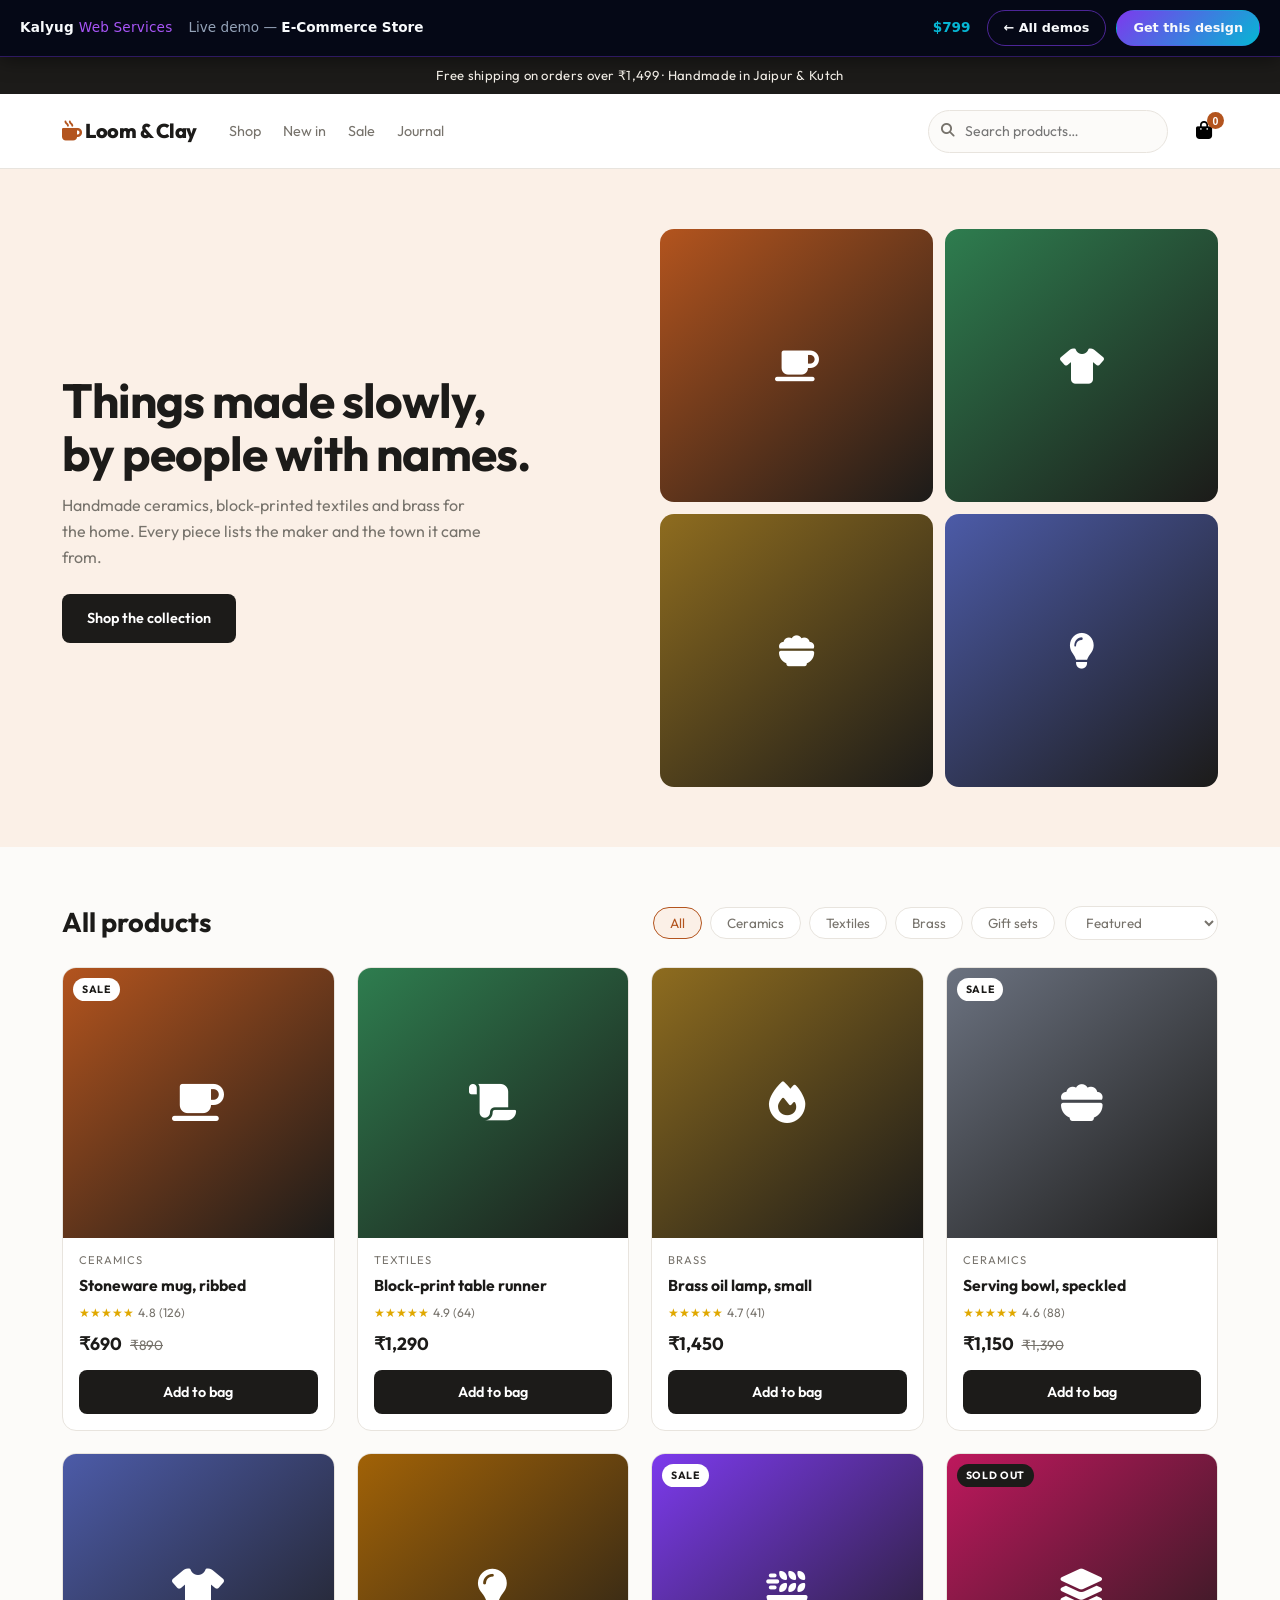
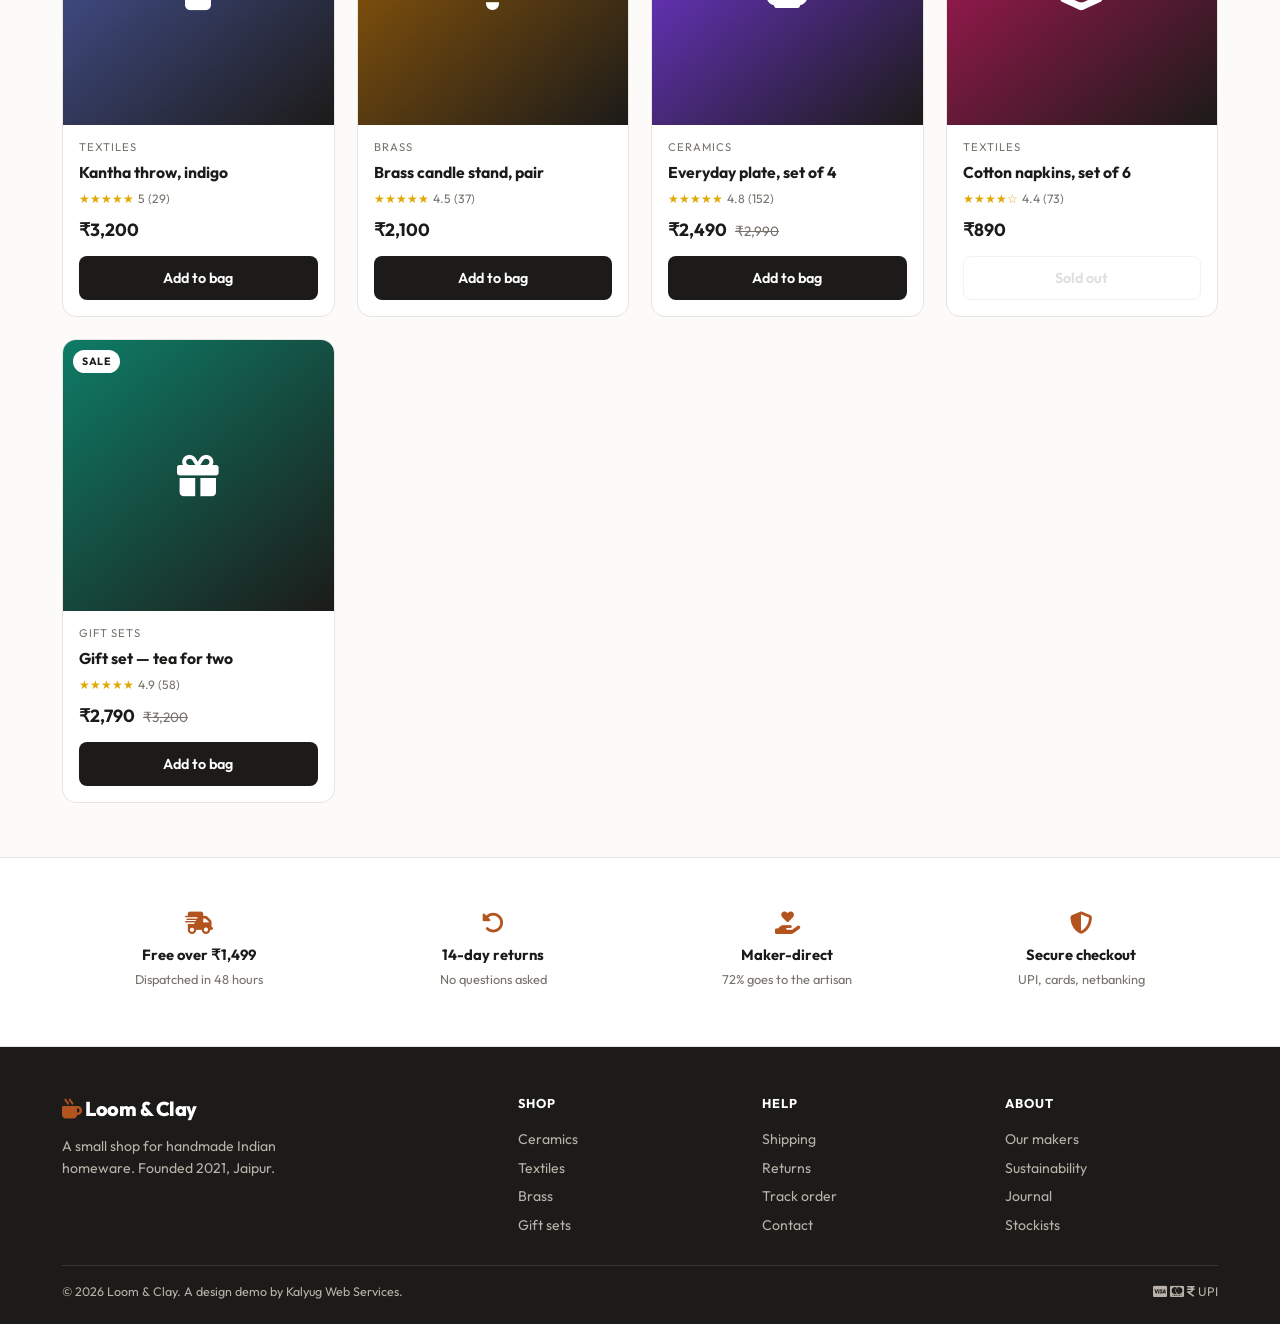
<file: demos/ecommerce.html>
<!DOCTYPE html>
<html lang="en">

<head>
    <meta charset="UTF-8">
    <meta name="viewport" content="width=device-width, initial-scale=1.0">
    <title>Loom &amp; Clay — E-Commerce Store Demo</title>
    <meta name="description" content="Demo e-commerce website by Kalyug Web Services.">
    <link href="https://fonts.googleapis.com/css2?family=Outfit:wght@300;400;500;600;700;800&display=swap" rel="stylesheet">
    <link rel="stylesheet" href="https://cdnjs.cloudflare.com/ajax/libs/font-awesome/6.5.0/css/all.min.css">
    <link rel="stylesheet" href="assets/demo-frame.css">
    <style>
        :root { --ink: #1C1B19; --sub: #77736C; --line: #E8E4DE; --bg: #FCFBF9; --accent: #B3541E; --accent-soft: #FBF0E7; --ok: #2E7D4F; }
        * { margin: 0; padding: 0; box-sizing: border-box; }
        body { font-family: 'Outfit', sans-serif; background: var(--bg); color: var(--ink); line-height: 1.6; }
        a { color: inherit; text-decoration: none; } ul { list-style: none; }
        .wrap { max-width: 1200px; margin: 0 auto; padding: 0 22px; }
        .btn { display: inline-flex; align-items: center; justify-content: center; gap: 8px; padding: 12px 24px; border-radius: 8px; font-weight: 600; font-size: 0.9rem; border: 1px solid transparent; cursor: pointer; transition: .2s; font-family: inherit; }
        .btn-p { background: var(--ink); color: #fff; } .btn-p:hover { background: var(--accent); }
        .btn-o { border-color: var(--line); background: #fff; } .btn-o:hover { border-color: var(--ink); }
        .btn:disabled { opacity: .45; cursor: not-allowed; }

        .promo { background: var(--ink); color: #F5F1EA; text-align: center; font-size: 0.82rem; padding: 8px; letter-spacing: .3px; }
        header { background: #fff; border-bottom: 1px solid var(--line); position: sticky; top: 0; z-index: 60; }
        header .wrap { display: flex; align-items: center; gap: 22px; height: 74px; }
        .logo { font-weight: 800; font-size: 1.25rem; letter-spacing: -.5px; }
        .logo i { color: var(--accent); }
        .shopnav { display: flex; gap: 22px; font-size: 0.9rem; color: var(--sub); margin-left: 10px; }
        .shopnav a:hover { color: var(--accent); }
        .searchbox { margin-left: auto; position: relative; }
        .searchbox input { width: 240px; padding: 9px 14px 9px 36px; border: 1px solid var(--line); border-radius: 30px; font: inherit; font-size: 0.88rem; background: var(--bg); }
        .searchbox i { position: absolute; left: 13px; top: 50%; transform: translateY(-50%); color: var(--sub); font-size: 0.85rem; }
        .cartbtn { position: relative; background: none; border: 0; font-size: 1.15rem; cursor: pointer; padding: 6px; }
        .cartbtn b { position: absolute; top: -2px; right: -6px; background: var(--accent); color: #fff; font-size: 0.66rem; min-width: 17px; height: 17px; border-radius: 12px; display: grid; place-items: center; padding: 0 4px; }

        .hero { background: var(--accent-soft); padding: 60px 0; }
        .hero-grid { display: grid; grid-template-columns: 1fr 1fr; gap: 40px; align-items: center; }
        .hero h1 { font-size: 3rem; line-height: 1.1; letter-spacing: -1px; }
        .hero p { color: var(--sub); max-width: 420px; margin: 14px 0 24px; }
        .hero-tiles { display: grid; grid-template-columns: 1fr 1fr; gap: 12px; }
        .tile { aspect-ratio: 1; border-radius: 14px; display: grid; place-items: center; color: #fff; font-size: 2.2rem; }

        section { padding: 54px 0; }
        .bar { display: flex; align-items: center; justify-content: space-between; gap: 16px; flex-wrap: wrap; margin-bottom: 22px; }
        .bar h2 { font-size: 1.7rem; }
        .filters { display: flex; gap: 8px; flex-wrap: wrap; }
        .filters button, .sortsel { border: 1px solid var(--line); background: #fff; border-radius: 30px; padding: 7px 16px; font-size: 0.84rem; color: var(--sub); cursor: pointer; font-family: inherit; transition: .2s; }
        .filters button.on, .filters button:hover { border-color: var(--accent); color: var(--accent); background: var(--accent-soft); }
        .sortsel { padding-right: 12px; }

        .products { display: grid; grid-template-columns: repeat(auto-fill, minmax(232px, 1fr)); gap: 22px; }
        .prod { background: #fff; border: 1px solid var(--line); border-radius: 14px; overflow: hidden; display: flex; flex-direction: column; transition: .24s; }
        .prod:hover { transform: translateY(-5px); box-shadow: 0 16px 38px rgba(28,27,25,.09); }
        .prod .pic { aspect-ratio: 1; display: grid; place-items: center; color: #fff; font-size: 2.6rem; position: relative; cursor: pointer; }
        .prod .flag { position: absolute; top: 10px; left: 10px; background: #fff; color: var(--ink); font-size: 0.66rem; font-weight: 700; text-transform: uppercase; letter-spacing: .7px; padding: 3px 9px; border-radius: 20px; }
        .prod .flag.out { background: var(--ink); color: #fff; }
        .prod .info { padding: 14px 16px 16px; display: flex; flex-direction: column; flex: 1; }
        .prod .cat { font-size: 0.7rem; text-transform: uppercase; letter-spacing: 1px; color: var(--sub); }
        .prod h3 { font-size: 0.98rem; margin: 3px 0 4px; }
        .stars { color: #E0A800; font-size: 0.76rem; margin-bottom: 8px; }
        .stars span { color: var(--sub); margin-left: 4px; }
        .pricerow { display: flex; align-items: baseline; gap: 8px; margin-top: auto; margin-bottom: 12px; }
        .pricerow b { font-size: 1.1rem; }
        .pricerow s { color: var(--sub); font-size: 0.85rem; }
        .empty { grid-column: 1/-1; text-align: center; color: var(--sub); padding: 50px; }

        .trust { border-top: 1px solid var(--line); border-bottom: 1px solid var(--line); background: #fff; }
        .trust-grid { display: grid; grid-template-columns: repeat(4, 1fr); gap: 20px; text-align: center; }
        .trust-grid i { color: var(--accent); font-size: 1.4rem; margin-bottom: 8px; }
        .trust-grid b { display: block; font-size: 0.92rem; }
        .trust-grid span { font-size: 0.8rem; color: var(--sub); }

        /* Cart drawer */
        .scrim { position: fixed; inset: 0; background: rgba(28,27,25,.5); opacity: 0; pointer-events: none; transition: .28s; z-index: 200; }
        .scrim.on { opacity: 1; pointer-events: auto; }
        .cart { position: fixed; top: 0; right: 0; bottom: 0; width: 390px; max-width: 100%; background: #fff; z-index: 300; transform: translateX(100%); transition: transform .3s cubic-bezier(.3,.8,.3,1); display: flex; flex-direction: column; }
        .cart.on { transform: none; }
        .cart-top { padding: 20px 22px; border-bottom: 1px solid var(--line); display: flex; justify-content: space-between; align-items: center; }
        .cart-top h3 { font-size: 1.1rem; }
        .cart-top button { background: none; border: 0; font-size: 1.4rem; cursor: pointer; }
        .cart-items { flex: 1; overflow-y: auto; padding: 8px 22px; }
        .ci { display: grid; grid-template-columns: 56px 1fr auto; gap: 14px; padding: 16px 0; border-bottom: 1px solid var(--line); align-items: center; }
        .ci .pic { width: 56px; height: 56px; border-radius: 8px; display: grid; place-items: center; color: #fff; }
        .ci h4 { font-size: 0.9rem; }
        .ci .qty { display: inline-flex; align-items: center; border: 1px solid var(--line); border-radius: 20px; margin-top: 6px; }
        .ci .qty button { width: 24px; height: 24px; border: 0; background: none; cursor: pointer; color: var(--sub); }
        .ci .qty span { font-size: 0.82rem; min-width: 20px; text-align: center; }
        .ci .rm { background: none; border: 0; color: var(--sub); cursor: pointer; font-size: 0.78rem; display: block; margin-top: 4px; }
        .ci .rm:hover { color: #C0392B; }
        .cart-empty { text-align: center; color: var(--sub); padding: 60px 20px; }
        .cart-foot { padding: 20px 22px; border-top: 1px solid var(--line); }
        .line { display: flex; justify-content: space-between; font-size: 0.9rem; padding: 4px 0; color: var(--sub); }
        .line.total { color: var(--ink); font-weight: 700; font-size: 1.12rem; padding-top: 12px; margin-top: 8px; border-top: 1px solid var(--line); }
        .ship-note { font-size: 0.78rem; color: var(--ok); margin: 8px 0; }

        /* Quick view + checkout */
        .modal { position: fixed; inset: 0; background: rgba(28,27,25,.6); display: none; align-items: center; justify-content: center; z-index: 400; padding: 20px; }
        .modal.on { display: flex; }
        .modal-in { background: #fff; border-radius: 16px; max-width: 620px; width: 100%; max-height: 90vh; overflow-y: auto; position: relative; }
        .qv { display: grid; grid-template-columns: 1fr 1fr; }
        .qv .pic { aspect-ratio: 1; display: grid; place-items: center; color: #fff; font-size: 4rem; border-radius: 16px 0 0 16px; }
        .qv .body { padding: 26px; }
        .x { position: absolute; top: 12px; right: 14px; width: 30px; height: 30px; border-radius: 50%; border: 0; background: rgba(255,255,255,.9); font-size: 1.2rem; cursor: pointer; z-index: 2; }
        .swatches { display: flex; gap: 8px; margin: 12px 0 18px; }
        .swatch { width: 30px; height: 30px; border-radius: 50%; border: 2px solid transparent; cursor: pointer; }
        .swatch.on { border-color: var(--ink); }
        .co-body { padding: 28px; }
        .co-body h3 { margin-bottom: 4px; }
        .co-body p.sub { color: var(--sub); font-size: 0.9rem; margin-bottom: 18px; }
        .co-body input, .co-body select { width: 100%; padding: 11px 13px; border: 1px solid var(--line); border-radius: 8px; font: inherit; font-size: 0.9rem; margin-bottom: 12px; }
        .r2 { display: grid; grid-template-columns: 1fr 1fr; gap: 12px; }
        .pay { display: grid; gap: 10px; margin: 6px 0 16px; }
        .pay label { display: flex; align-items: center; gap: 10px; border: 1px solid var(--line); border-radius: 8px; padding: 11px 14px; font-size: 0.9rem; cursor: pointer; }
        .pay label:has(input:checked) { border-color: var(--accent); background: var(--accent-soft); }
        .done { text-align: center; padding: 44px 28px; }
        .done .tick { width: 62px; height: 62px; border-radius: 50%; background: var(--ok); color: #fff; display: grid; place-items: center; font-size: 1.6rem; margin: 0 auto 16px; }

        footer { background: var(--ink); color: #B8B2A8; padding: 46px 0 22px; font-size: 0.88rem; }
        .fg { display: grid; grid-template-columns: 2fr 1fr 1fr 1fr; gap: 30px; margin-bottom: 26px; }
        footer h5 { color: #fff; font-size: 0.8rem; text-transform: uppercase; letter-spacing: 1px; margin-bottom: 12px; }
        footer a { display: block; padding: 3px 0; } footer a:hover { color: #fff; }
        .fb { border-top: 1px solid rgba(255,255,255,.12); padding-top: 16px; font-size: 0.78rem; display: flex; justify-content: space-between; gap: 14px; flex-wrap: wrap; }

        @media (max-width: 900px) { .hero-grid { grid-template-columns: 1fr; } .hero h1 { font-size: 2.2rem; } .trust-grid { grid-template-columns: 1fr 1fr; } .fg { grid-template-columns: 1fr 1fr; } .shopnav { display: none; } .qv { grid-template-columns: 1fr; } .qv .pic { border-radius: 16px 16px 0 0; aspect-ratio: 16/9; } }
        @media (max-width: 620px) { .searchbox input { width: 130px; } .fg { grid-template-columns: 1fr; } }
    </style>
</head>

<body data-demo-id="ecommerce" data-demo-name="E-Commerce Store" data-demo-price-inr="19999" data-demo-price-usd="799">

    <div class="promo">Free shipping on orders over ₹1,499 · Handmade in Jaipur &amp; Kutch</div>

    <header>
        <div class="wrap">
            <a href="#top" class="logo"><i class="fas fa-mug-hot"></i> Loom &amp; Clay</a>
            <nav class="shopnav"><a href="#shop">Shop</a><a href="#shop">New in</a><a href="#shop">Sale</a><a href="#">Journal</a></nav>
            <div class="searchbox">
                <i class="fas fa-magnifying-glass"></i>
                <input id="q" type="search" placeholder="Search products…" aria-label="Search products">
            </div>
            <button class="cartbtn" id="cartBtn" aria-label="Open cart">
                <i class="fas fa-bag-shopping"></i><b id="cartCount">0</b>
            </button>
        </div>
    </header>

    <section class="hero" id="top">
        <div class="wrap hero-grid">
            <div>
                <h1>Things made slowly,<br>by people with names.</h1>
                <p>Handmade ceramics, block-printed textiles and brass for the home. Every piece lists the maker and the town it came from.</p>
                <a href="#shop" class="btn btn-p">Shop the collection</a>
            </div>
            <div class="hero-tiles">
                <div class="tile" style="background:linear-gradient(140deg,#B3541E,#1C1B19)"><i class="fas fa-mug-saucer"></i></div>
                <div class="tile" style="background:linear-gradient(140deg,#2E7D4F,#1C1B19)"><i class="fas fa-shirt"></i></div>
                <div class="tile" style="background:linear-gradient(140deg,#8E6C1F,#1C1B19)"><i class="fas fa-bowl-food"></i></div>
                <div class="tile" style="background:linear-gradient(140deg,#4C5BA8,#1C1B19)"><i class="fas fa-lightbulb"></i></div>
            </div>
        </div>
    </section>

    <section id="shop">
        <div class="wrap">
            <div class="bar">
                <h2>All products</h2>
                <div style="display:flex;gap:10px;align-items:center;flex-wrap:wrap">
                    <div class="filters" id="filters"></div>
                    <select class="sortsel" id="sort">
                        <option value="featured">Featured</option>
                        <option value="low">Price: low to high</option>
                        <option value="high">Price: high to low</option>
                        <option value="rating">Top rated</option>
                    </select>
                </div>
            </div>
            <div class="products" id="products"></div>
        </div>
    </section>

    <section class="trust">
        <div class="wrap trust-grid">
            <div><i class="fas fa-truck-fast"></i><b>Free over ₹1,499</b><span>Dispatched in 48 hours</span></div>
            <div><i class="fas fa-rotate-left"></i><b>14-day returns</b><span>No questions asked</span></div>
            <div><i class="fas fa-hand-holding-heart"></i><b>Maker-direct</b><span>72% goes to the artisan</span></div>
            <div><i class="fas fa-shield-halved"></i><b>Secure checkout</b><span>UPI, cards, netbanking</span></div>
        </div>
    </section>

    <footer>
        <div class="wrap">
            <div class="fg">
                <div>
                    <div class="logo" style="color:#fff;margin-bottom:10px"><i class="fas fa-mug-hot"></i> Loom &amp; Clay</div>
                    <p style="max-width:280px">A small shop for handmade Indian homeware. Founded 2021, Jaipur.</p>
                </div>
                <div><h5>Shop</h5><a href="#shop">Ceramics</a><a href="#shop">Textiles</a><a href="#shop">Brass</a><a href="#shop">Gift sets</a></div>
                <div><h5>Help</h5><a href="#">Shipping</a><a href="#">Returns</a><a href="#">Track order</a><a href="#">Contact</a></div>
                <div><h5>About</h5><a href="#">Our makers</a><a href="#">Sustainability</a><a href="#">Journal</a><a href="#">Stockists</a></div>
            </div>
            <div class="fb">
                <span>© 2026 Loom &amp; Clay. A design demo by Kalyug Web Services.</span>
                <span><i class="fab fa-cc-visa"></i> <i class="fab fa-cc-mastercard"></i> <i class="fas fa-indian-rupee-sign"></i> UPI</span>
            </div>
        </div>
    </footer>

    <!-- Cart -->
    <div class="scrim" id="scrim"></div>
    <aside class="cart" id="cart" aria-label="Shopping cart">
        <div class="cart-top">
            <h3>Your bag (<span id="cartQty">0</span>)</h3>
            <button id="cartClose" aria-label="Close cart">&times;</button>
        </div>
        <div class="cart-items" id="cartItems"></div>
        <div class="cart-foot">
            <div class="line"><span>Subtotal</span><span id="sub">₹0</span></div>
            <div class="line"><span>Shipping</span><span id="ship">—</span></div>
            <p class="ship-note" id="shipNote"></p>
            <div class="line total"><span>Total</span><span id="tot">₹0</span></div>
            <button class="btn btn-p" id="checkoutBtn" style="width:100%;margin-top:14px" disabled>Checkout</button>
        </div>
    </aside>

    <!-- Quick view -->
    <div class="modal" id="qvModal">
        <div class="modal-in">
            <button class="x" data-x aria-label="Close">&times;</button>
            <div class="qv">
                <div class="pic" id="qvPic"></div>
                <div class="body">
                    <div class="cat" id="qvCat" style="font-size:0.7rem;text-transform:uppercase;letter-spacing:1px;color:var(--sub)"></div>
                    <h3 id="qvName" style="font-size:1.35rem;margin:4px 0 6px"></h3>
                    <div class="stars" id="qvStars"></div>
                    <div class="pricerow"><b id="qvPrice" style="font-size:1.3rem"></b><s id="qvWas"></s></div>
                    <p id="qvDesc" style="color:var(--sub);font-size:0.9rem"></p>
                    <div style="font-size:0.8rem;color:var(--sub);margin-top:10px">Finish</div>
                    <div class="swatches" id="qvSwatches"></div>
                    <button class="btn btn-p" id="qvAdd" style="width:100%">Add to bag</button>
                    <p style="font-size:0.78rem;color:var(--sub);margin-top:12px" id="qvMaker"></p>
                </div>
            </div>
        </div>
    </div>

    <!-- Checkout -->
    <div class="modal" id="coModal">
        <div class="modal-in" style="max-width:500px">
            <button class="x" data-x aria-label="Close">&times;</button>
            <div class="co-body" id="coBody"></div>
        </div>
    </div>

    <script src="assets/demo-frame.js"></script>
    <script>
        /* ---------- Catalogue ---------- */
        const products = [
            { id: 'p1', n: 'Stoneware mug, ribbed', c: 'Ceramics', p: 690, was: 890, r: 4.8, rc: 126, i: 'fa-mug-saucer', g: 'linear-gradient(140deg,#B3541E,#1C1B19)', m: 'Made by Rekha Sharma, Jaipur', d: 'Wheel-thrown, 280 ml, dishwasher safe. Slight variation between pieces is the point.', sw: ['#B3541E', '#4C5BA8', '#2E7D4F'] },
            { id: 'p2', n: 'Block-print table runner', c: 'Textiles', p: 1290, r: 4.9, rc: 64, i: 'fa-scroll', g: 'linear-gradient(140deg,#2E7D4F,#1C1B19)', m: 'Made by the Bagru cooperative', d: 'Hand block-printed on 100% cotton with natural indigo. 180 × 40 cm.', sw: ['#2E7D4F', '#1C1B19', '#8E6C1F'] },
            { id: 'p3', n: 'Brass oil lamp, small', c: 'Brass', p: 1450, r: 4.7, rc: 41, i: 'fa-fire', g: 'linear-gradient(140deg,#8E6C1F,#1C1B19)', m: 'Made by Ganesh Metalworks, Moradabad', d: 'Cast brass with a hand-polished finish that will patina beautifully.', sw: ['#8E6C1F', '#B3541E'] },
            { id: 'p4', n: 'Serving bowl, speckled', c: 'Ceramics', p: 1150, was: 1390, r: 4.6, rc: 88, i: 'fa-bowl-food', g: 'linear-gradient(140deg,#6B7280,#1C1B19)', m: 'Made by Rekha Sharma, Jaipur', d: '24 cm across, oven safe to 220°C. The speckle comes from iron in the clay body.', sw: ['#6B7280', '#B3541E'] },
            { id: 'p5', n: 'Kantha throw, indigo', c: 'Textiles', p: 3200, r: 5.0, rc: 29, i: 'fa-shirt', g: 'linear-gradient(140deg,#4C5BA8,#1C1B19)', m: 'Made in Nadia, West Bengal', d: 'Six layers of reclaimed cotton, hand-quilted over roughly forty hours.', sw: ['#4C5BA8', '#2E7D4F'] },
            { id: 'p6', n: 'Brass candle stand, pair', c: 'Brass', p: 2100, r: 4.5, rc: 37, i: 'fa-lightbulb', g: 'linear-gradient(140deg,#A16207,#1C1B19)', m: 'Made by Ganesh Metalworks, Moradabad', d: 'Turned brass, 18 cm and 24 cm. Fits standard dinner candles.', sw: ['#A16207'] },
            { id: 'p7', n: 'Everyday plate, set of 4', c: 'Ceramics', p: 2490, was: 2990, r: 4.8, rc: 152, i: 'fa-plate-wheat', g: 'linear-gradient(140deg,#7C3AED,#1C1B19)', m: 'Made by Rekha Sharma, Jaipur', d: '26 cm dinner plates in a soft matte glaze. Stack neatly, survive children.', sw: ['#7C3AED', '#B3541E', '#6B7280'] },
            { id: 'p8', n: 'Cotton napkins, set of 6', c: 'Textiles', p: 890, r: 4.4, rc: 73, i: 'fa-layer-group', g: 'linear-gradient(140deg,#BE185D,#1C1B19)', m: 'Made by the Bagru cooperative', d: 'Softens with every wash. 40 × 40 cm, hemmed by hand.', sw: ['#BE185D', '#2E7D4F', '#8E6C1F'], out: true },
            { id: 'p9', n: 'Gift set — tea for two', c: 'Gift sets', p: 2790, was: 3200, r: 4.9, rc: 58, i: 'fa-gift', g: 'linear-gradient(140deg,#0E7C66,#1C1B19)', m: 'Assembled in Jaipur', d: 'Two ribbed mugs, a brass strainer and 100 g of Nilgiri leaf, boxed.', sw: ['#0E7C66'] }
        ];

        const STORE = 'loomclay.cart.v1';
        let cart = {};
        try { cart = JSON.parse(localStorage.getItem(STORE)) || {}; } catch (e) { cart = {}; }
        const save = () => { try { localStorage.setItem(STORE, JSON.stringify(cart)); } catch (e) {} };
        const find = id => products.find(p => p.id === id);

        /* ---------- Grid ---------- */
        const cats = ['All', ...new Set(products.map(p => p.c))];
        const filters = document.getElementById('filters');
        filters.innerHTML = cats.map((c, i) => `<button class="${i ? '' : 'on'}" data-c="${c}">${c}</button>`).join('');
        let cat = 'All', term = '', sort = 'featured';

        function stars(r) {
            const full = Math.round(r);
            return '★'.repeat(full) + '☆'.repeat(5 - full);
        }

        function visible() {
            let list = products.filter(p =>
                (cat === 'All' || p.c === cat) &&
                (!term || (p.n + ' ' + p.c + ' ' + p.m).toLowerCase().includes(term))
            );
            if (sort === 'low') list = [...list].sort((a, b) => a.p - b.p);
            if (sort === 'high') list = [...list].sort((a, b) => b.p - a.p);
            if (sort === 'rating') list = [...list].sort((a, b) => b.r - a.r);
            return list;
        }

        function drawProducts() {
            const list = visible();
            const box = document.getElementById('products');
            if (!list.length) {
                box.innerHTML = `<p class="empty">Nothing matches “${term}”. Try a different word.</p>`;
                return;
            }
            box.innerHTML = list.map(p => `
                <article class="prod">
                    <div class="pic" style="background:${p.g}" data-qv="${p.id}">
                        <i class="fas ${p.i}"></i>
                        ${p.out ? '<span class="flag out">Sold out</span>' : p.was ? '<span class="flag">Sale</span>' : ''}
                    </div>
                    <div class="info">
                        <div class="cat">${p.c}</div>
                        <h3>${p.n}</h3>
                        <div class="stars">${stars(p.r)}<span>${p.r} (${p.rc})</span></div>
                        <div class="pricerow"><b>${kwsMoney(p.p)}</b>${p.was ? `<s>${kwsMoney(p.was)}</s>` : ''}</div>
                        <button class="btn ${p.out ? 'btn-o' : 'btn-p'}" data-add="${p.id}" ${p.out ? 'disabled' : ''}>
                            ${p.out ? 'Sold out' : 'Add to bag'}
                        </button>
                    </div>
                </article>`).join('');
        }

        filters.addEventListener('click', e => {
            const b = e.target.closest('button');
            if (!b) return;
            filters.querySelectorAll('button').forEach(x => x.classList.remove('on'));
            b.classList.add('on');
            cat = b.dataset.c;
            drawProducts();
        });
        document.getElementById('sort').addEventListener('change', e => { sort = e.target.value; drawProducts(); });
        document.getElementById('q').addEventListener('input', e => { term = e.target.value.trim().toLowerCase(); drawProducts(); });

        document.getElementById('products').addEventListener('click', e => {
            const add = e.target.closest('[data-add]');
            if (add) return addToCart(add.dataset.add);
            const qv = e.target.closest('[data-qv]');
            if (qv) openQv(qv.dataset.qv);
        });

        /* ---------- Cart ---------- */
        function addToCart(id, qty = 1) {
            const p = find(id);
            if (!p || p.out) return;
            cart[id] = (cart[id] || 0) + qty;
            save(); drawCart();
            kwsToast(`${p.n} added to your bag.`);
            openCart();
        }
        function setQty(id, q) {
            if (q <= 0) delete cart[id];
            else cart[id] = q;
            save(); drawCart();
        }
        function cartLines() { return Object.keys(cart).map(id => ({ p: find(id), q: cart[id] })).filter(l => l.p); }
        function subtotal() { return cartLines().reduce((s, l) => s + l.p.p * l.q, 0); }
        function shipping() { const s = subtotal(); return s === 0 || s >= 1499 ? 0 : 99; }

        function drawCart() {
            const lines = cartLines();
            const count = lines.reduce((s, l) => s + l.q, 0);
            document.getElementById('cartCount').textContent = count;
            document.getElementById('cartQty').textContent = count;

            const box = document.getElementById('cartItems');
            box.innerHTML = lines.length ? lines.map(l => `
                <div class="ci">
                    <div class="pic" style="background:${l.p.g}"><i class="fas ${l.p.i}"></i></div>
                    <div>
                        <h4>${l.p.n}</h4>
                        <div class="qty">
                            <button data-q="${l.p.id}" data-d="-1" aria-label="Decrease">−</button>
                            <span>${l.q}</span>
                            <button data-q="${l.p.id}" data-d="1" aria-label="Increase">+</button>
                        </div>
                        <button class="rm" data-rm="${l.p.id}">Remove</button>
                    </div>
                    <b>${kwsMoney(l.p.p * l.q)}</b>
                </div>`).join('')
                : '<div class="cart-empty"><i class="fas fa-bag-shopping" style="font-size:2rem;opacity:.35"></i><p style="margin-top:12px">Your bag is empty.</p></div>';

            const s = subtotal(), sh = shipping();
            document.getElementById('sub').textContent = kwsMoney(s);
            document.getElementById('ship').textContent = s === 0 ? '—' : (sh === 0 ? 'Free' : kwsMoney(sh));
            document.getElementById('tot').textContent = kwsMoney(s + sh);
            document.getElementById('shipNote').textContent =
                s > 0 && s < 1499 ? `Add ${kwsMoney(1499 - s)} more for free shipping.` : '';
            document.getElementById('checkoutBtn').disabled = lines.length === 0;
        }

        document.getElementById('cartItems').addEventListener('click', e => {
            const q = e.target.closest('[data-q]');
            if (q) return setQty(q.dataset.q, cart[q.dataset.q] + Number(q.dataset.d));
            const rm = e.target.closest('[data-rm]');
            if (rm) { setQty(rm.dataset.rm, 0); kwsToast('Removed from bag.'); }
        });

        const scrim = document.getElementById('scrim'), cartEl = document.getElementById('cart');
        function openCart() { cartEl.classList.add('on'); scrim.classList.add('on'); }
        function closeCart() { cartEl.classList.remove('on'); scrim.classList.remove('on'); }
        document.getElementById('cartBtn').addEventListener('click', openCart);
        document.getElementById('cartClose').addEventListener('click', closeCart);
        scrim.addEventListener('click', closeCart);

        /* ---------- Quick view ---------- */
        const qvModal = document.getElementById('qvModal');
        let qvId = null;
        function openQv(id) {
            const p = find(id); qvId = id;
            document.getElementById('qvPic').style.background = p.g;
            document.getElementById('qvPic').innerHTML = `<i class="fas ${p.i}"></i>`;
            document.getElementById('qvCat').textContent = p.c;
            document.getElementById('qvName').textContent = p.n;
            document.getElementById('qvStars').innerHTML = `${stars(p.r)}<span>${p.r} (${p.rc} reviews)</span>`;
            document.getElementById('qvPrice').textContent = kwsMoney(p.p);
            document.getElementById('qvWas').textContent = p.was ? kwsMoney(p.was) : '';
            document.getElementById('qvDesc').textContent = p.d;
            document.getElementById('qvMaker').textContent = p.m;
            document.getElementById('qvSwatches').innerHTML = p.sw
                .map((c, i) => `<span class="swatch ${i ? '' : 'on'}" style="background:${c}" data-sw></span>`).join('');
            const add = document.getElementById('qvAdd');
            add.disabled = !!p.out;
            add.textContent = p.out ? 'Sold out' : 'Add to bag';
            qvModal.classList.add('on');
        }
        document.getElementById('qvSwatches').addEventListener('click', e => {
            const s = e.target.closest('[data-sw]');
            if (!s) return;
            s.parentElement.querySelectorAll('.swatch').forEach(x => x.classList.remove('on'));
            s.classList.add('on');
        });
        document.getElementById('qvAdd').addEventListener('click', () => {
            qvModal.classList.remove('on');
            addToCart(qvId);
        });

        /* ---------- Checkout ---------- */
        const coModal = document.getElementById('coModal');
        function checkoutForm() {
            const s = subtotal(), sh = shipping();
            document.getElementById('coBody').innerHTML = `
                <h3>Checkout</h3>
                <p class="sub">${cartLines().reduce((a, l) => a + l.q, 0)} item(s) · ${kwsMoney(s + sh)} total</p>
                <form id="coForm">
                    <div class="r2"><input required placeholder="First name"><input required placeholder="Last name"></div>
                    <input required type="email" placeholder="Email">
                    <input required type="tel" placeholder="Phone">
                    <input required placeholder="Address">
                    <div class="r2"><input required placeholder="City"><input required placeholder="PIN code" inputmode="numeric"></div>
                    <div class="pay">
                        <label><input type="radio" name="pay" value="UPI" checked> <i class="fas fa-indian-rupee-sign"></i> UPI</label>
                        <label><input type="radio" name="pay" value="Card"> <i class="fas fa-credit-card"></i> Credit / debit card</label>
                        <label><input type="radio" name="pay" value="COD"> <i class="fas fa-money-bill-wave"></i> Cash on delivery</label>
                    </div>
                    <button class="btn btn-p" style="width:100%" type="submit">Place order · ${kwsMoney(s + sh)}</button>
                    <p style="font-size:0.74rem;color:var(--sub);text-align:center;margin-top:10px">
                        Demo checkout — no payment is taken and no data leaves this page.
                    </p>
                </form>`;
            document.getElementById('coForm').addEventListener('submit', e => {
                e.preventDefault();
                const pay = e.target.querySelector('input[name=pay]:checked').value;
                const id = 'LC' + Math.floor(100000 + Math.random() * 899999);
                document.getElementById('coBody').innerHTML = `
                    <div class="done">
                        <div class="tick"><i class="fas fa-check"></i></div>
                        <h3>Order confirmed</h3>
                        <p class="sub">Order <b>${id}</b> · paid by ${pay}</p>
                        <p style="color:var(--sub);font-size:0.9rem">We'll email a tracking link once it ships — usually within 48 hours.</p>
                        <button class="btn btn-p" style="margin-top:20px" data-x>Continue shopping</button>
                    </div>`;
                cart = {}; save(); drawCart(); closeCart();
            });
        }
        document.getElementById('checkoutBtn').addEventListener('click', () => {
            checkoutForm();
            coModal.classList.add('on');
        });

        document.addEventListener('click', e => {
            if (e.target.closest('[data-x]')) {
                qvModal.classList.remove('on');
                coModal.classList.remove('on');
            }
        });
        [qvModal, coModal].forEach(m => m.addEventListener('click', e => { if (e.target === m) m.classList.remove('on'); }));
        document.addEventListener('keydown', e => {
            if (e.key !== 'Escape') return;
            qvModal.classList.remove('on'); coModal.classList.remove('on'); closeCart();
        });

        drawProducts();
        drawCart();
    </script>
</body>

</html>
</file>
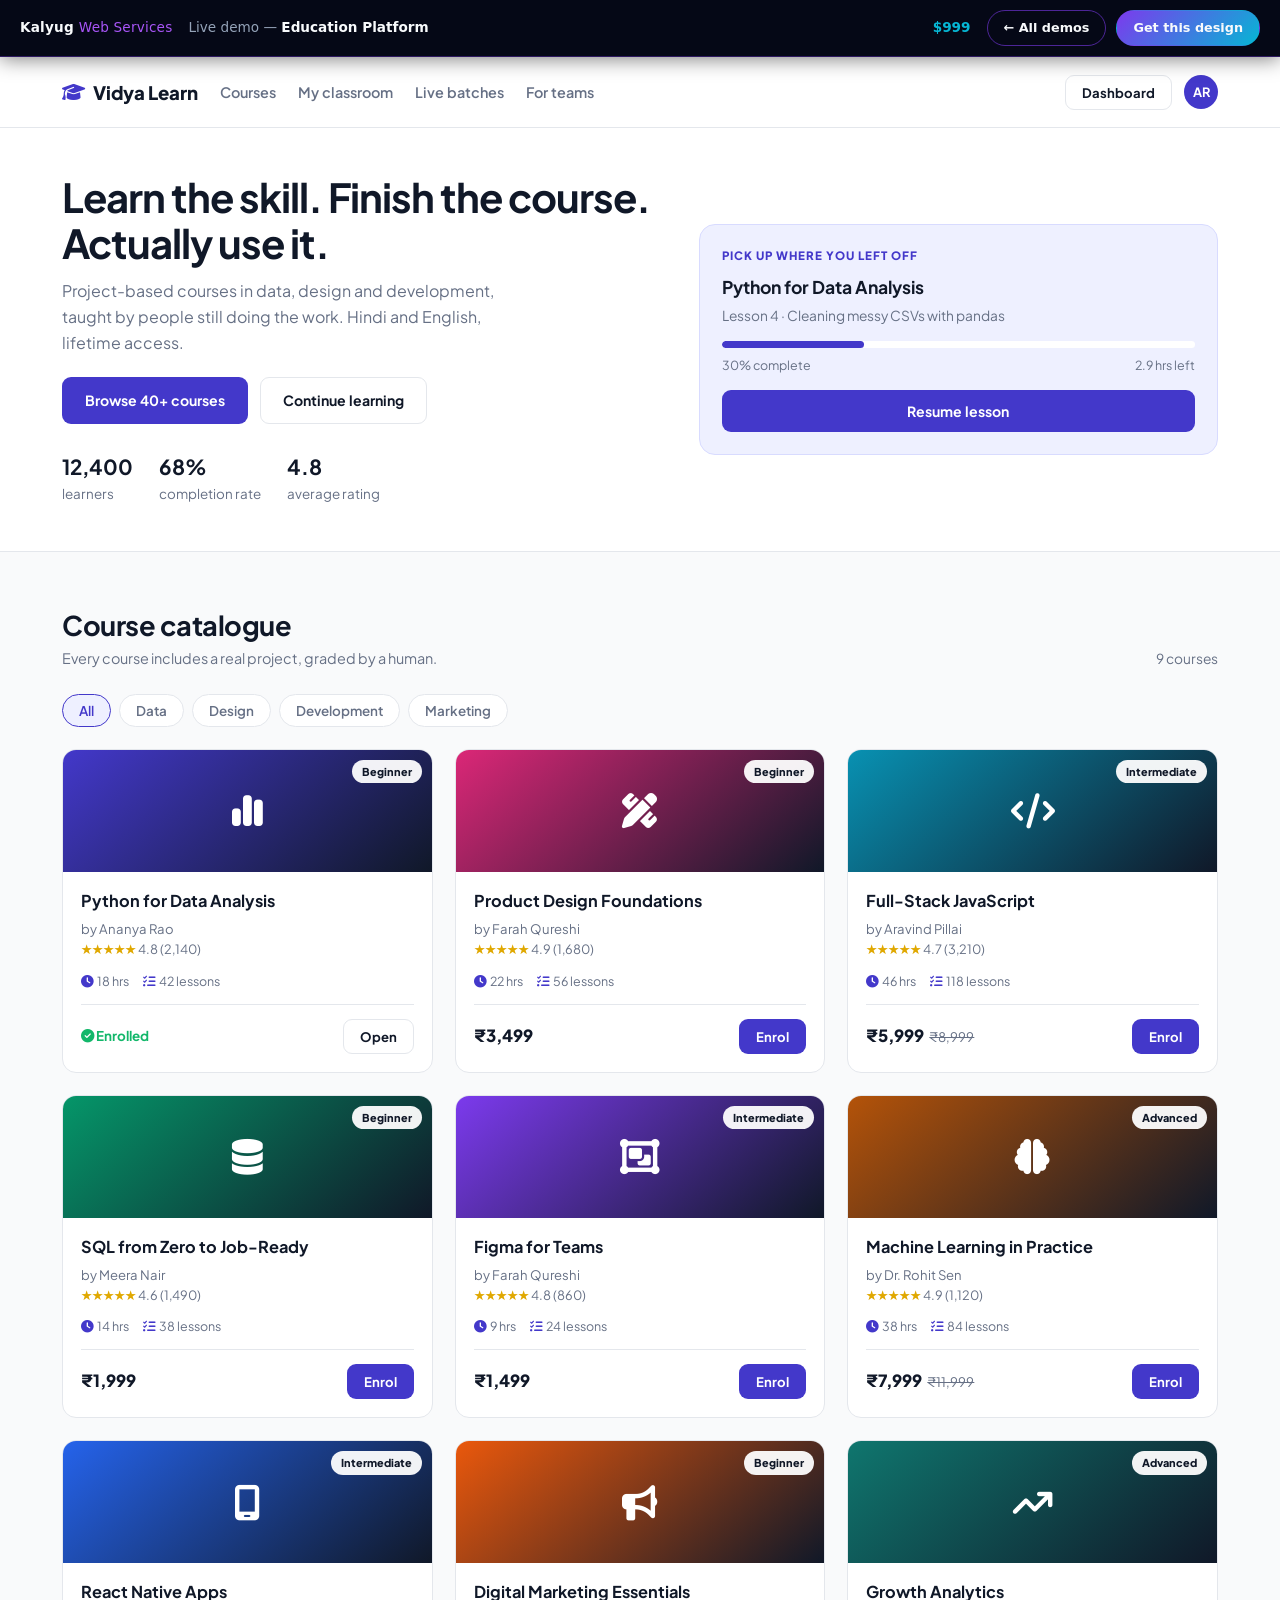
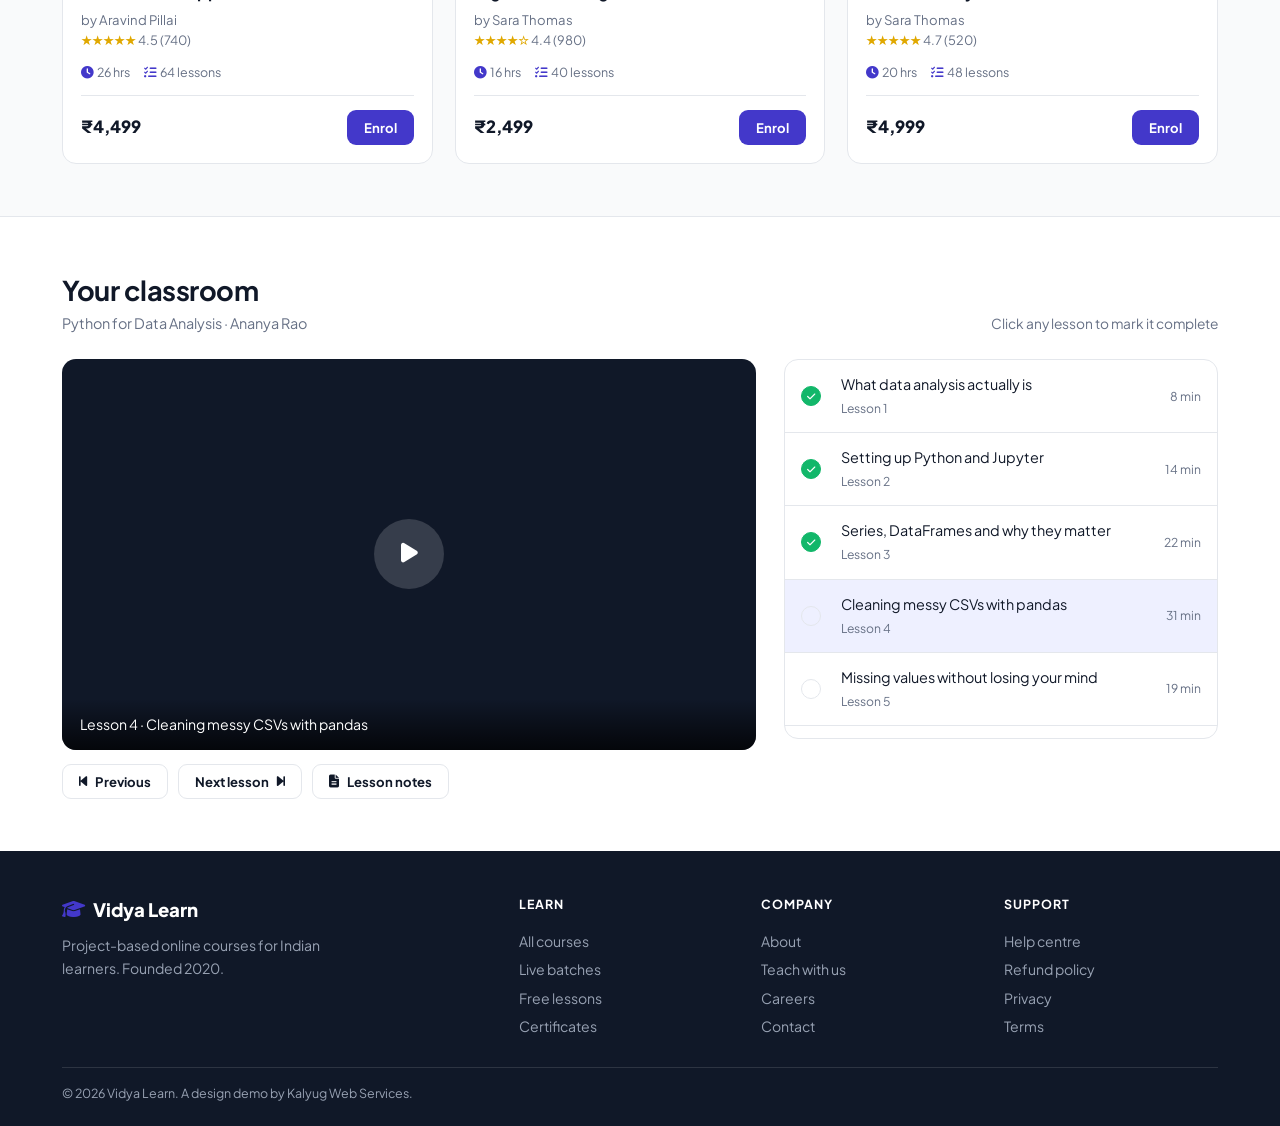
<file: demos/education.html>
<!DOCTYPE html>
<html lang="en">

<head>
    <meta charset="UTF-8">
    <meta name="viewport" content="width=device-width, initial-scale=1.0">
    <title>Vidya Learn — Education Platform Demo</title>
    <meta name="description" content="Demo education platform by Kalyug Web Services.">
    <link href="https://fonts.googleapis.com/css2?family=Plus+Jakarta+Sans:wght@400;500;600;700;800&display=swap" rel="stylesheet">
    <link rel="stylesheet" href="https://cdnjs.cloudflare.com/ajax/libs/font-awesome/6.5.0/css/all.min.css">
    <link rel="stylesheet" href="assets/demo-frame.css">
    <style>
        :root { --ink: #101828; --sub: #667085; --line: #E4E7EC; --bg: #F9FAFB; --brand: #4338CA; --brand-soft: #EEF0FF; --ok: #12B76A; --warn: #F79009; }
        * { margin: 0; padding: 0; box-sizing: border-box; }
        body { font-family: 'Plus Jakarta Sans', sans-serif; background: var(--bg); color: var(--ink); line-height: 1.6; }
        a { color: inherit; text-decoration: none; } ul { list-style: none; }
        .wrap { max-width: 1200px; margin: 0 auto; padding: 0 22px; }
        .btn { display: inline-flex; align-items: center; justify-content: center; gap: 8px; padding: 11px 22px; border-radius: 9px; font-weight: 700; font-size: 0.88rem; border: 1px solid transparent; cursor: pointer; transition: .2s; font-family: inherit; }
        .btn-p { background: var(--brand); color: #fff; } .btn-p:hover { background: #372FB0; }
        .btn-o { border-color: var(--line); background: #fff; color: var(--ink); } .btn-o:hover { border-color: var(--brand); color: var(--brand); }
        .btn-sm { padding: 8px 16px; font-size: 0.82rem; }

        header { background: #fff; border-bottom: 1px solid var(--line); position: sticky; top: 0; z-index: 60; }
        header .wrap { display: flex; align-items: center; gap: 22px; height: 70px; }
        .logo { font-weight: 800; font-size: 1.16rem; display: flex; align-items: center; gap: 8px; }
        .logo i { color: var(--brand); }
        nav { display: flex; gap: 22px; font-size: 0.9rem; color: var(--sub); font-weight: 600; }
        nav a:hover { color: var(--brand); }
        .who { margin-left: auto; display: flex; align-items: center; gap: 12px; }
        .who .av { width: 34px; height: 34px; border-radius: 50%; background: var(--brand); color: #fff; display: grid; place-items: center; font-size: 0.8rem; font-weight: 700; }
        .burger { display: none; background: none; border: 0; font-size: 1.15rem; cursor: pointer; }

        .hero { background: #fff; border-bottom: 1px solid var(--line); padding: 46px 0; }
        .hero-grid { display: grid; grid-template-columns: 1.15fr 1fr; gap: 40px; align-items: center; }
        .hero h1 { font-size: 2.5rem; line-height: 1.15; letter-spacing: -1px; }
        .hero p { color: var(--sub); margin: 12px 0 22px; max-width: 460px; }
        .hero-actions { display: flex; gap: 12px; flex-wrap: wrap; }
        .hero-mini { display: flex; gap: 26px; margin-top: 26px; font-size: 0.84rem; color: var(--sub); }
        .hero-mini b { display: block; font-size: 1.3rem; color: var(--ink); }

        /* Continue-learning card */
        .resume { background: var(--brand-soft); border: 1px solid #D8DBFF; border-radius: 16px; padding: 22px; }
        .resume .lbl { font-size: 0.72rem; text-transform: uppercase; letter-spacing: 1px; color: var(--brand); font-weight: 800; }
        .resume h3 { font-size: 1.1rem; margin: 8px 0 4px; }
        .resume .les { color: var(--sub); font-size: 0.86rem; }
        .prog { height: 7px; background: #fff; border-radius: 8px; overflow: hidden; margin: 14px 0 8px; }
        .prog i { display: block; height: 100%; background: var(--brand); border-radius: 8px; transition: width .5s; }
        .prog-txt { font-size: 0.78rem; color: var(--sub); display: flex; justify-content: space-between; }

        section { padding: 52px 0; }
        .shead { display: flex; align-items: end; justify-content: space-between; gap: 18px; margin-bottom: 24px; flex-wrap: wrap; }
        .shead h2 { font-size: 1.7rem; letter-spacing: -.5px; }
        .shead p { color: var(--sub); font-size: 0.9rem; }
        .tabs { display: flex; gap: 8px; flex-wrap: wrap; margin-bottom: 22px; }
        .tabs button { border: 1px solid var(--line); background: #fff; border-radius: 30px; padding: 7px 16px; font-size: 0.84rem; color: var(--sub); font-weight: 600; cursor: pointer; transition: .2s; font-family: inherit; }
        .tabs button.on, .tabs button:hover { border-color: var(--brand); color: var(--brand); background: var(--brand-soft); }

        .courses { display: grid; grid-template-columns: repeat(auto-fill, minmax(280px, 1fr)); gap: 22px; }
        .course { background: #fff; border: 1px solid var(--line); border-radius: 14px; overflow: hidden; display: flex; flex-direction: column; transition: .24s; }
        .course:hover { transform: translateY(-4px); box-shadow: 0 14px 34px rgba(16,24,40,.08); }
        .course .top { height: 122px; display: grid; place-items: center; color: #fff; font-size: 2.2rem; position: relative; }
        .course .lvl { position: absolute; top: 10px; right: 10px; background: rgba(255,255,255,.94); color: var(--ink); font-size: 0.68rem; font-weight: 800; padding: 3px 10px; border-radius: 20px; }
        .course .body { padding: 16px 18px 18px; display: flex; flex-direction: column; flex: 1; }
        .course h3 { font-size: 1.02rem; margin-bottom: 4px; }
        .course .by { font-size: 0.82rem; color: var(--sub); }
        .course .facts { display: flex; gap: 14px; font-size: 0.78rem; color: var(--sub); margin: 12px 0; }
        .course .facts i { color: var(--brand); margin-right: 4px; }
        .rate { font-size: 0.8rem; color: #E0A800; }
        .rate span { color: var(--sub); }
        .course .foot { display: flex; align-items: center; justify-content: space-between; gap: 10px; margin-top: auto; padding-top: 14px; border-top: 1px solid var(--line); }
        .course .cost { font-weight: 800; font-size: 1.05rem; }
        .course .cost s { font-weight: 400; font-size: 0.82rem; color: var(--sub); margin-left: 5px; }
        .enrolled { color: var(--ok); font-weight: 700; font-size: 0.84rem; }
        .empty { grid-column: 1/-1; text-align: center; color: var(--sub); padding: 44px; }

        /* Player */
        .player { background: #fff; border-top: 1px solid var(--line); }
        .p-grid { display: grid; grid-template-columns: 1.6fr 1fr; gap: 28px; }
        .screen { background: var(--ink); border-radius: 14px; aspect-ratio: 16/9; display: grid; place-items: center; color: #fff; position: relative; overflow: hidden; }
        .screen .play { width: 70px; height: 70px; border-radius: 50%; background: rgba(255,255,255,.16); border: 0; color: #fff; font-size: 1.4rem; cursor: pointer; transition: .2s; }
        .screen .play:hover { background: var(--brand); }
        .screen .cap { position: absolute; bottom: 0; left: 0; right: 0; padding: 14px 18px; background: linear-gradient(transparent, rgba(0,0,0,.75)); font-size: 0.88rem; }
        .screen .tl { position: absolute; bottom: 0; left: 0; height: 4px; background: var(--brand); transition: width .3s; }
        .lessons { border: 1px solid var(--line); border-radius: 14px; overflow: hidden; max-height: 380px; overflow-y: auto; }
        .lesson { display: grid; grid-template-columns: 28px 1fr auto; gap: 12px; align-items: center; padding: 13px 16px; border-bottom: 1px solid var(--line); cursor: pointer; font-size: 0.9rem; transition: .18s; }
        .lesson:hover { background: var(--bg); }
        .lesson.on { background: var(--brand-soft); }
        .lesson .tick { width: 20px; height: 20px; border-radius: 50%; border: 1.6px solid var(--line); display: grid; place-items: center; font-size: 0.6rem; color: transparent; }
        .lesson.done .tick { background: var(--ok); border-color: var(--ok); color: #fff; }
        .lesson small { color: var(--sub); font-size: 0.76rem; }

        /* Enrol modal */
        .modal { position: fixed; inset: 0; background: rgba(16,24,40,.6); display: none; align-items: center; justify-content: center; z-index: 400; padding: 20px; }
        .modal.on { display: flex; }
        .modal-in { background: #fff; border-radius: 16px; max-width: 460px; width: 100%; padding: 28px; position: relative; max-height: 90vh; overflow-y: auto; }
        .x { position: absolute; top: 12px; right: 14px; background: none; border: 0; font-size: 1.4rem; cursor: pointer; color: var(--sub); }
        .modal-in input, .modal-in select { width: 100%; padding: 11px 13px; border: 1px solid var(--line); border-radius: 9px; font: inherit; font-size: 0.9rem; margin-bottom: 12px; }
        .sumline { display: flex; justify-content: space-between; font-size: 0.9rem; padding: 5px 0; color: var(--sub); }
        .sumline.tot { color: var(--ink); font-weight: 800; border-top: 1px solid var(--line); margin-top: 8px; padding-top: 10px; font-size: 1.05rem; }

        footer { background: var(--ink); color: #98A2B3; padding: 44px 0 22px; font-size: 0.88rem; }
        .fg { display: grid; grid-template-columns: 2fr 1fr 1fr 1fr; gap: 28px; margin-bottom: 26px; }
        footer h5 { color: #fff; font-size: 0.78rem; text-transform: uppercase; letter-spacing: 1px; margin-bottom: 12px; }
        footer a { display: block; padding: 3px 0; } footer a:hover { color: #fff; }
        .fb { border-top: 1px solid rgba(255,255,255,.12); padding-top: 16px; font-size: 0.78rem; }

        @media (max-width: 980px) { .hero-grid, .p-grid { grid-template-columns: 1fr; } .hero h1 { font-size: 2rem; } .fg { grid-template-columns: 1fr 1fr; }
            nav { display: none; position: absolute; top: 70px; left: 0; right: 0; background: #fff; flex-direction: column; padding: 18px 22px; gap: 14px; border-bottom: 1px solid var(--line); }
            nav.on { display: flex; } .burger { display: block; } }
        @media (max-width: 560px) { .fg { grid-template-columns: 1fr; } .who .btn { display: none; } }
    </style>
</head>

<body data-demo-id="education" data-demo-name="Education Platform" data-demo-price-inr="24999" data-demo-price-usd="999">

    <header>
        <div class="wrap">
            <a href="#top" class="logo"><i class="fas fa-graduation-cap"></i> Vidya Learn</a>
            <nav id="nav"><a href="#catalogue">Courses</a><a href="#classroom">My classroom</a><a href="#">Live batches</a><a href="#">For teams</a></nav>
            <div class="who">
                <button class="btn btn-o btn-sm" id="dashBtn">Dashboard</button>
                <div class="av" title="Ananya Rao">AR</div>
                <button class="burger" id="burger" aria-label="Menu"><i class="fas fa-bars"></i></button>
            </div>
        </div>
    </header>

    <section class="hero" id="top">
        <div class="wrap hero-grid">
            <div>
                <h1>Learn the skill. Finish the course. Actually use it.</h1>
                <p>Project-based courses in data, design and development, taught by people still doing the work. Hindi and English, lifetime access.</p>
                <div class="hero-actions">
                    <a href="#catalogue" class="btn btn-p">Browse 40+ courses</a>
                    <a href="#classroom" class="btn btn-o">Continue learning</a>
                </div>
                <div class="hero-mini">
                    <div><b>12,400</b>learners</div>
                    <div><b>68%</b>completion rate</div>
                    <div><b>4.8</b>average rating</div>
                </div>
            </div>
            <div class="resume">
                <div class="lbl">Pick up where you left off</div>
                <h3 id="resumeTitle">Python for Data Analysis</h3>
                <div class="les" id="resumeLesson">Lesson 4 · Cleaning messy CSVs with pandas</div>
                <div class="prog"><i id="resumeBar" style="width:0%"></i></div>
                <div class="prog-txt"><span id="resumePct">0% complete</span><span id="resumeLeft"></span></div>
                <button class="btn btn-p" style="width:100%;margin-top:14px" id="resumeBtn">Resume lesson</button>
            </div>
        </div>
    </section>

    <section id="catalogue">
        <div class="wrap">
            <div class="shead">
                <div><h2>Course catalogue</h2><p>Every course includes a real project, graded by a human.</p></div>
                <span style="font-size:0.86rem;color:var(--sub)" id="courseCount"></span>
            </div>
            <div class="tabs" id="tabs"></div>
            <div class="courses" id="courses"></div>
        </div>
    </section>

    <section class="player" id="classroom">
        <div class="wrap">
            <div class="shead">
                <div><h2>Your classroom</h2><p id="classSub">Python for Data Analysis · Ananya Rao</p></div>
                <span style="font-size:0.86rem;color:var(--sub)">Click any lesson to mark it complete</span>
            </div>
            <div class="p-grid">
                <div>
                    <div class="screen">
                        <button class="play" id="playBtn" aria-label="Play lesson"><i class="fas fa-play"></i></button>
                        <div class="cap" id="cap">Lesson 4 · Cleaning messy CSVs with pandas</div>
                        <div class="tl" id="tl" style="width:0"></div>
                    </div>
                    <div style="display:flex;gap:10px;margin-top:14px;flex-wrap:wrap">
                        <button class="btn btn-o btn-sm" id="prevBtn"><i class="fas fa-backward-step"></i> Previous</button>
                        <button class="btn btn-o btn-sm" id="nextBtn">Next lesson <i class="fas fa-forward-step"></i></button>
                        <button class="btn btn-o btn-sm" id="notesBtn"><i class="fas fa-file-lines"></i> Lesson notes</button>
                    </div>
                </div>
                <div class="lessons" id="lessons"></div>
            </div>
        </div>
    </section>

    <footer>
        <div class="wrap">
            <div class="fg">
                <div>
                    <div class="logo" style="color:#fff;margin-bottom:10px"><i class="fas fa-graduation-cap"></i> Vidya Learn</div>
                    <p style="max-width:270px">Project-based online courses for Indian learners. Founded 2020.</p>
                </div>
                <div><h5>Learn</h5><a href="#catalogue">All courses</a><a href="#">Live batches</a><a href="#">Free lessons</a><a href="#">Certificates</a></div>
                <div><h5>Company</h5><a href="#">About</a><a href="#">Teach with us</a><a href="#">Careers</a><a href="#">Contact</a></div>
                <div><h5>Support</h5><a href="#">Help centre</a><a href="#">Refund policy</a><a href="#">Privacy</a><a href="#">Terms</a></div>
            </div>
            <div class="fb">© 2026 Vidya Learn. A design demo by Kalyug Web Services.</div>
        </div>
    </footer>

    <div class="modal" id="enrolModal">
        <div class="modal-in">
            <button class="x" data-x aria-label="Close">&times;</button>
            <div id="enrolBody"></div>
        </div>
    </div>

    <script src="assets/demo-frame.js"></script>
    <script>
        const courses = [
            { id: 'c1', t: 'Python for Data Analysis', by: 'Ananya Rao', cat: 'Data', lvl: 'Beginner', h: 18, l: 42, r: 4.8, rc: 2140, p: 2999, was: 4999, i: 'fa-chart-simple', g: 'linear-gradient(140deg,#4338CA,#101828)', enrolled: true },
            { id: 'c2', t: 'Product Design Foundations', by: 'Farah Qureshi', cat: 'Design', lvl: 'Beginner', h: 22, l: 56, r: 4.9, rc: 1680, p: 3499, i: 'fa-pen-ruler', g: 'linear-gradient(140deg,#DB2777,#101828)' },
            { id: 'c3', t: 'Full-Stack JavaScript', by: 'Aravind Pillai', cat: 'Development', lvl: 'Intermediate', h: 46, l: 118, r: 4.7, rc: 3210, p: 5999, was: 8999, i: 'fa-code', g: 'linear-gradient(140deg,#0891B2,#101828)' },
            { id: 'c4', t: 'SQL from Zero to Job-Ready', by: 'Meera Nair', cat: 'Data', lvl: 'Beginner', h: 14, l: 38, r: 4.6, rc: 1490, p: 1999, i: 'fa-database', g: 'linear-gradient(140deg,#059669,#101828)' },
            { id: 'c5', t: 'Figma for Teams', by: 'Farah Qureshi', cat: 'Design', lvl: 'Intermediate', h: 9, l: 24, r: 4.8, rc: 860, p: 1499, i: 'fa-object-group', g: 'linear-gradient(140deg,#7C3AED,#101828)' },
            { id: 'c6', t: 'Machine Learning in Practice', by: 'Dr. Rohit Sen', cat: 'Data', lvl: 'Advanced', h: 38, l: 84, r: 4.9, rc: 1120, p: 7999, was: 11999, i: 'fa-brain', g: 'linear-gradient(140deg,#B45309,#101828)' },
            { id: 'c7', t: 'React Native Apps', by: 'Aravind Pillai', cat: 'Development', lvl: 'Intermediate', h: 26, l: 64, r: 4.5, rc: 740, p: 4499, i: 'fa-mobile-screen', g: 'linear-gradient(140deg,#2563EB,#101828)' },
            { id: 'c8', t: 'Digital Marketing Essentials', by: 'Sara Thomas', cat: 'Marketing', lvl: 'Beginner', h: 16, l: 40, r: 4.4, rc: 980, p: 2499, i: 'fa-bullhorn', g: 'linear-gradient(140deg,#EA580C,#101828)' },
            { id: 'c9', t: 'Growth Analytics', by: 'Sara Thomas', cat: 'Marketing', lvl: 'Advanced', h: 20, l: 48, r: 4.7, rc: 520, p: 4999, i: 'fa-arrow-trend-up', g: 'linear-gradient(140deg,#0F766E,#101828)' }
        ];

        const lessons = [
            { t: 'What data analysis actually is', m: 8 }, { t: 'Setting up Python and Jupyter', m: 14 },
            { t: 'Series, DataFrames and why they matter', m: 22 }, { t: 'Cleaning messy CSVs with pandas', m: 31 },
            { t: 'Missing values without losing your mind', m: 19 }, { t: 'Grouping and aggregation', m: 27 },
            { t: 'Joining datasets that disagree', m: 24 }, { t: 'Plotting with matplotlib', m: 18 },
            { t: 'Project: analysing rainfall data', m: 46 }, { t: 'Where to go next', m: 7 }
        ];

        /* ---------- Persisted state ---------- */
        const STORE = 'vidya.state.v1';
        let state = { done: [0, 1, 2], at: 3, enrolled: ['c1'] };
        try { state = Object.assign(state, JSON.parse(localStorage.getItem(STORE)) || {}); } catch (e) {}
        const save = () => { try { localStorage.setItem(STORE, JSON.stringify(state)); } catch (e) {} };

        /* ---------- Catalogue ---------- */
        const cats = ['All', ...new Set(courses.map(c => c.cat))];
        const tabs = document.getElementById('tabs');
        tabs.innerHTML = cats.map((c, i) => `<button class="${i ? '' : 'on'}" data-c="${c}">${c}</button>`).join('');
        let cat = 'All';

        function stars(r) { return '★'.repeat(Math.round(r)) + '☆'.repeat(5 - Math.round(r)); }

        function drawCourses() {
            const list = cat === 'All' ? courses : courses.filter(c => c.cat === cat);
            document.getElementById('courseCount').textContent = `${list.length} course${list.length === 1 ? '' : 's'}`;
            document.getElementById('courses').innerHTML = list.map(c => {
                const on = state.enrolled.includes(c.id);
                return `
                <article class="course">
                    <div class="top" style="background:${c.g}">
                        <i class="fas ${c.i}"></i><span class="lvl">${c.lvl}</span>
                    </div>
                    <div class="body">
                        <h3>${c.t}</h3>
                        <div class="by">by ${c.by}</div>
                        <div class="rate">${stars(c.r)} <span>${c.r} (${c.rc.toLocaleString('en-IN')})</span></div>
                        <div class="facts">
                            <span><i class="fas fa-clock"></i>${c.h} hrs</span>
                            <span><i class="fas fa-list-check"></i>${c.l} lessons</span>
                        </div>
                        <div class="foot">
                            ${on ? '<span class="enrolled"><i class="fas fa-circle-check"></i> Enrolled</span>'
                                 : `<span class="cost">${kwsMoney(c.p)}${c.was ? `<s>${kwsMoney(c.was)}</s>` : ''}</span>`}
                            <button class="btn ${on ? 'btn-o' : 'btn-p'} btn-sm" data-c="${c.id}">${on ? 'Open' : 'Enrol'}</button>
                        </div>
                    </div>
                </article>`;
            }).join('') || '<p class="empty">No courses in this category yet.</p>';
        }

        tabs.addEventListener('click', e => {
            const b = e.target.closest('button');
            if (!b) return;
            tabs.querySelectorAll('button').forEach(x => x.classList.remove('on'));
            b.classList.add('on');
            cat = b.dataset.c;
            drawCourses();
        });

        document.getElementById('courses').addEventListener('click', e => {
            const b = e.target.closest('[data-c]');
            if (!b) return;
            const c = courses.find(x => x.id === b.dataset.c);
            if (state.enrolled.includes(c.id)) {
                document.getElementById('classroom').scrollIntoView({ behavior: 'smooth' });
            } else {
                openEnrol(c);
            }
        });

        /* ---------- Enrolment ---------- */
        const modal = document.getElementById('enrolModal');
        function openEnrol(c) {
            const gst = Math.round(c.p * 0.18);
            document.getElementById('enrolBody').innerHTML = `
                <h3 style="margin-bottom:4px">Enrol in ${c.t}</h3>
                <p style="color:var(--sub);font-size:0.88rem;margin-bottom:18px">${c.h} hours · ${c.l} lessons · lifetime access</p>
                <form id="enrolForm">
                    <input required placeholder="Full name">
                    <input required type="email" placeholder="Email">
                    <input required type="tel" placeholder="Phone">
                    <select><option>I'm a student</option><option>I'm working</option><option>Career switcher</option></select>
                    <div class="sumline"><span>Course fee</span><span>${kwsMoney(c.p)}</span></div>
                    <div class="sumline"><span>GST (18%)</span><span>${kwsMoney(gst)}</span></div>
                    <div class="sumline tot"><span>Total</span><span>${kwsMoney(c.p + gst)}</span></div>
                    <button class="btn btn-p" style="width:100%;margin-top:16px" type="submit">Pay ${kwsMoney(c.p + gst)}</button>
                    <p style="font-size:0.74rem;color:var(--sub);text-align:center;margin-top:10px">Demo checkout — no payment is taken.</p>
                </form>`;
            document.getElementById('enrolForm').addEventListener('submit', e => {
                e.preventDefault();
                state.enrolled.push(c.id); save(); drawCourses();
                modal.classList.remove('on');
                kwsToast(`Enrolled in ${c.t}. It's in your classroom now.`);
            });
            modal.classList.add('on');
        }
        document.addEventListener('click', e => { if (e.target.closest('[data-x]')) modal.classList.remove('on'); });
        modal.addEventListener('click', e => { if (e.target === modal) modal.classList.remove('on'); });

        /* ---------- Player ---------- */
        function drawLessons() {
            document.getElementById('lessons').innerHTML = lessons.map((l, i) => `
                <div class="lesson ${state.done.includes(i) ? 'done' : ''} ${state.at === i ? 'on' : ''}" data-l="${i}">
                    <span class="tick"><i class="fas fa-check"></i></span>
                    <div>${l.t}<br><small>Lesson ${i + 1}</small></div>
                    <small>${l.m} min</small>
                </div>`).join('');

            const pct = Math.round(state.done.length / lessons.length * 100);
            const left = lessons.filter((_, i) => !state.done.includes(i)).reduce((s, l) => s + l.m, 0);
            document.getElementById('resumeBar').style.width = pct + '%';
            document.getElementById('resumePct').textContent = pct + '% complete';
            document.getElementById('resumeLeft').textContent = `${Math.round(left / 60 * 10) / 10} hrs left`;
            document.getElementById('resumeLesson').textContent = `Lesson ${state.at + 1} · ${lessons[state.at].t}`;
            document.getElementById('cap').textContent = `Lesson ${state.at + 1} · ${lessons[state.at].t}`;
            document.getElementById('tl').style.width = (state.done.includes(state.at) ? 100 : 0) + '%';
        }

        document.getElementById('lessons').addEventListener('click', e => {
            const row = e.target.closest('[data-l]');
            if (!row) return;
            const i = Number(row.dataset.l);
            state.at = i;
            if (!state.done.includes(i)) state.done.push(i);
            else state.done = state.done.filter(x => x !== i);
            save(); drawLessons();
        });

        document.getElementById('playBtn').addEventListener('click', () => {
            if (!state.done.includes(state.at)) state.done.push(state.at);
            save(); drawLessons();
            kwsToast(`Playing: ${lessons[state.at].t}`);
        });
        document.getElementById('resumeBtn').addEventListener('click', () => {
            document.getElementById('classroom').scrollIntoView({ behavior: 'smooth' });
        });
        document.getElementById('prevBtn').addEventListener('click', () => {
            state.at = Math.max(0, state.at - 1); save(); drawLessons();
        });
        document.getElementById('nextBtn').addEventListener('click', () => {
            if (!state.done.includes(state.at)) state.done.push(state.at);
            state.at = Math.min(lessons.length - 1, state.at + 1); save(); drawLessons();
        });
        document.getElementById('notesBtn').addEventListener('click', () => kwsToast('Lesson notes open as a PDF in the live build.'));
        document.getElementById('dashBtn').addEventListener('click', () => {
            const pct = Math.round(state.done.length / lessons.length * 100);
            kwsToast(`${state.enrolled.length} course(s) enrolled · ${pct}% through your current one.`);
        });
        document.getElementById('burger').addEventListener('click', () => document.getElementById('nav').classList.toggle('on'));

        drawCourses();
        drawLessons();
    </script>
</body>

</html>
</file>
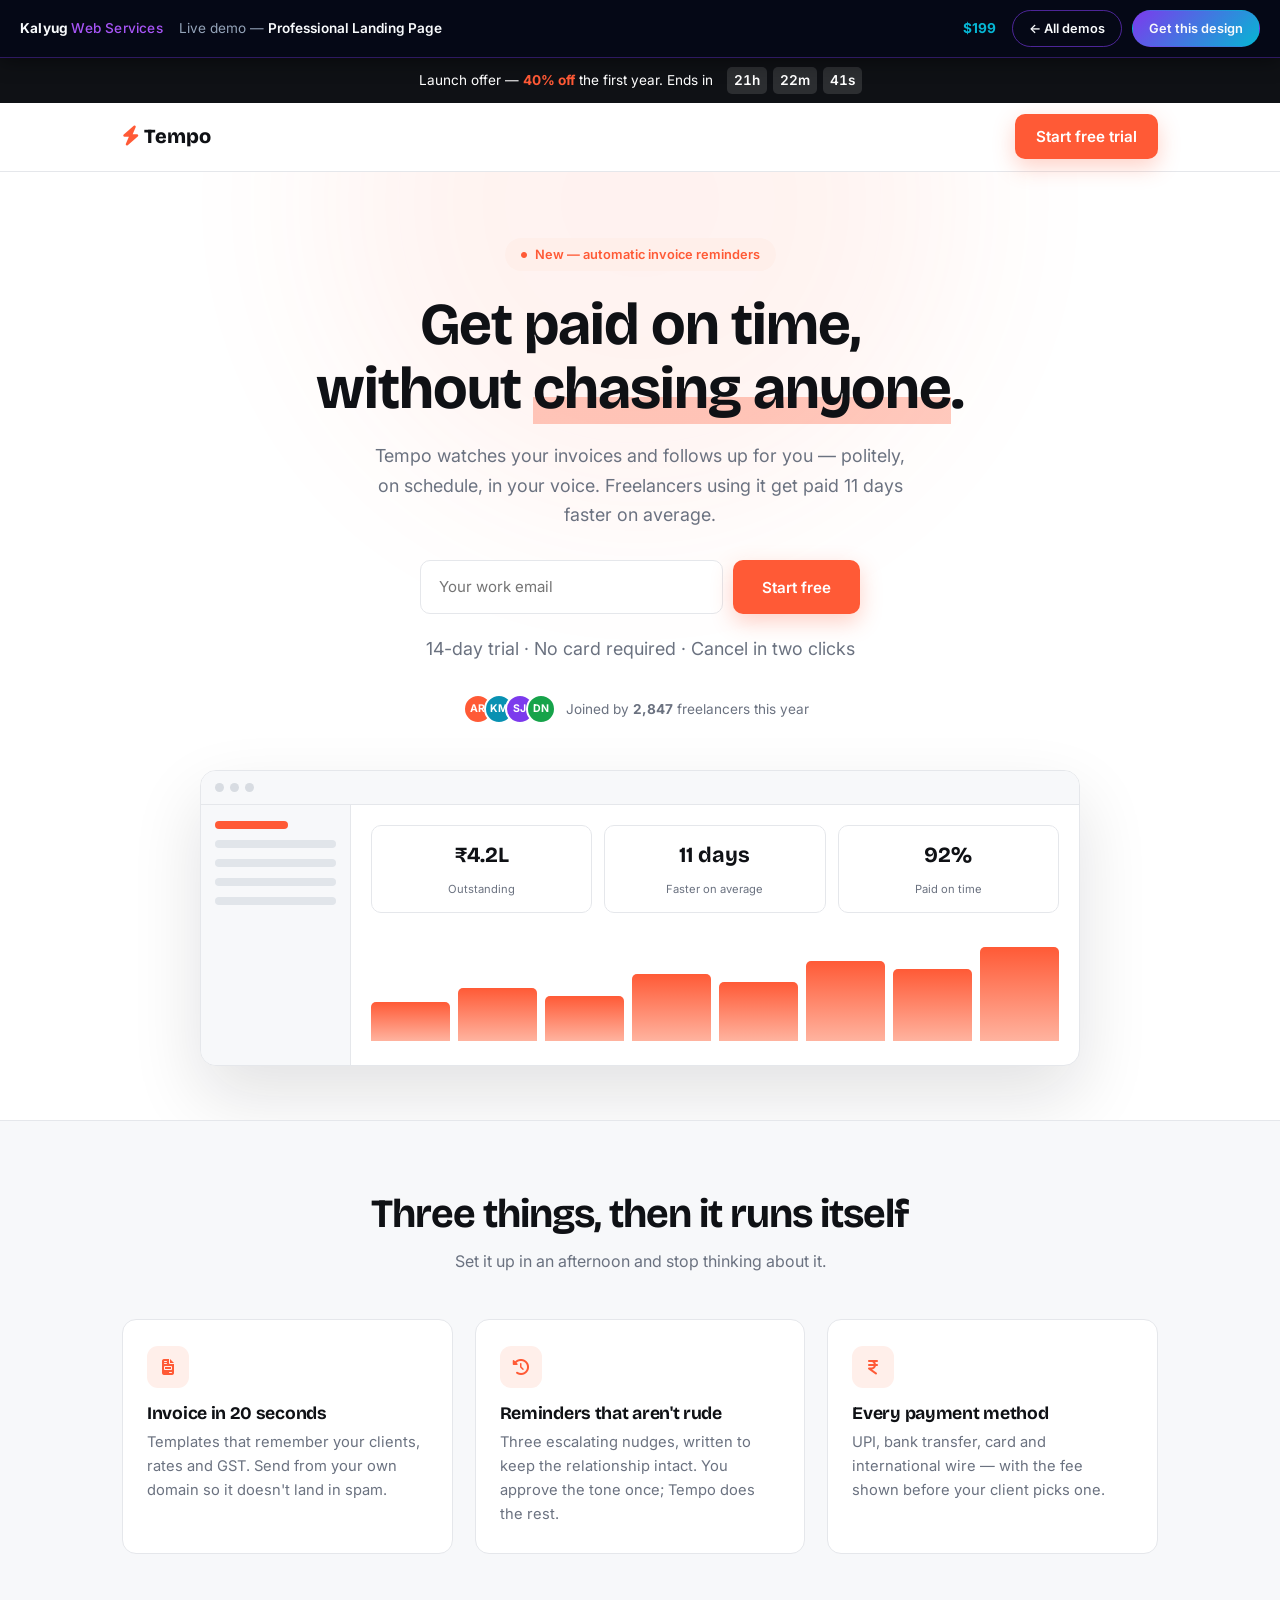
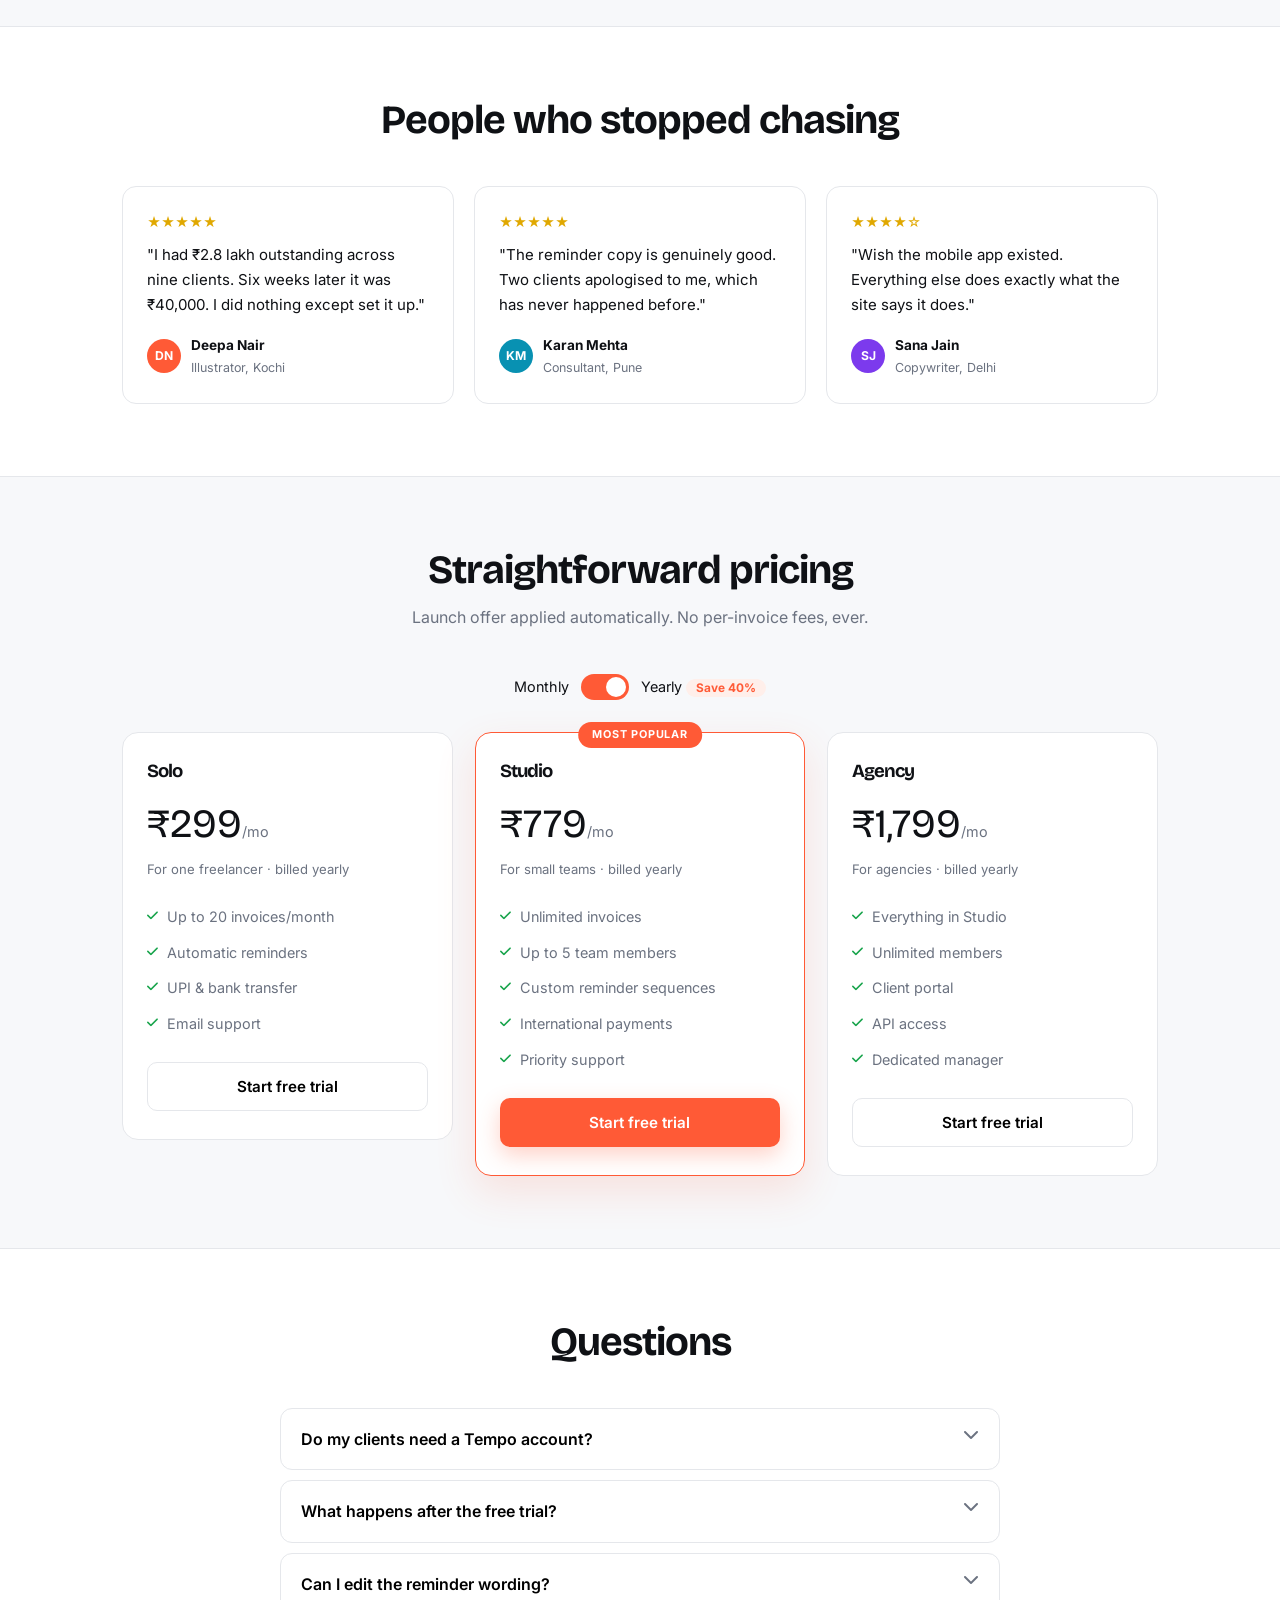
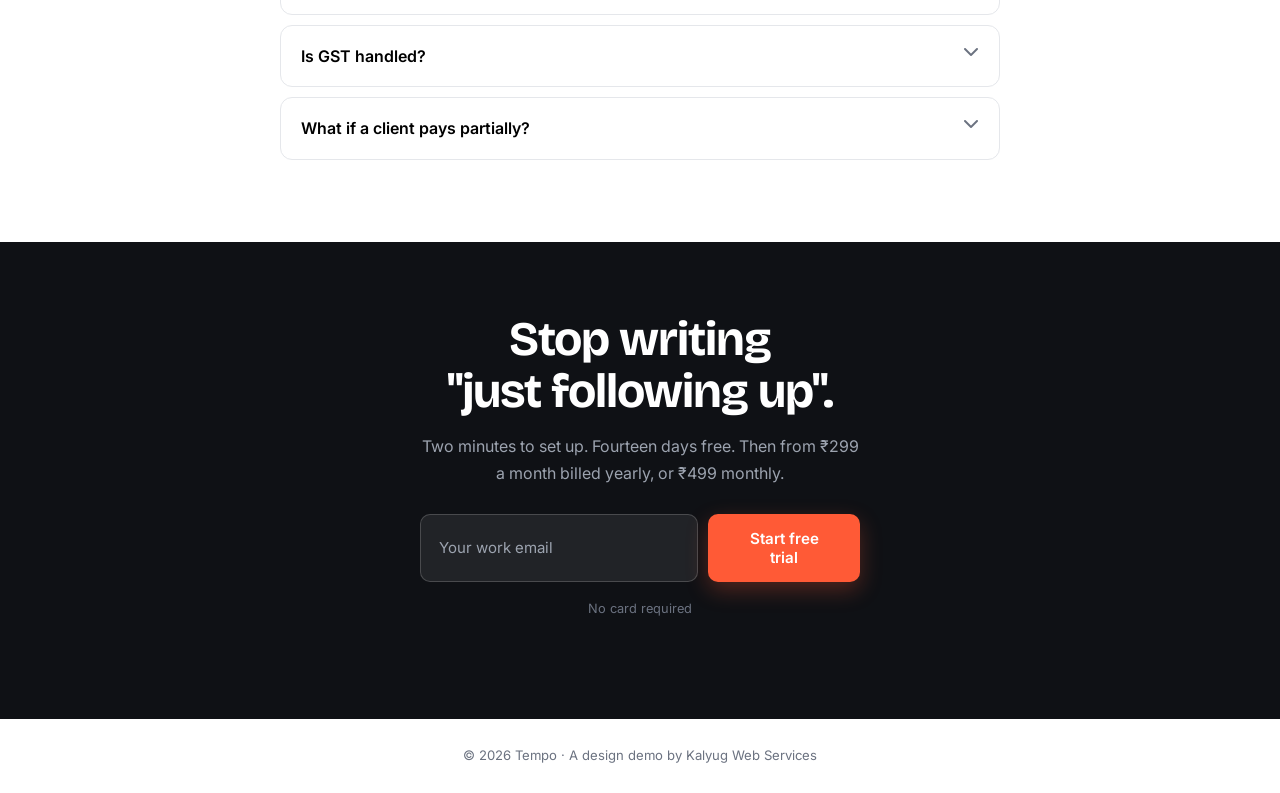
<file: demos/landing.html>
<!DOCTYPE html>
<html lang="en">

<head>
    <meta charset="UTF-8">
    <meta name="viewport" content="width=device-width, initial-scale=1.0">
    <title>Tempo — Professional Landing Page Demo</title>
    <meta name="description" content="Demo landing page by Kalyug Web Services.">
    <link href="https://fonts.googleapis.com/css2?family=Bricolage+Grotesque:opsz,wght@12..96,600;12..96,700;12..96,800&family=Inter:wght@400;500;600&display=swap" rel="stylesheet">
    <link rel="stylesheet" href="https://cdnjs.cloudflare.com/ajax/libs/font-awesome/6.5.0/css/all.min.css">
    <link rel="stylesheet" href="assets/demo-frame.css">
    <style>
        :root { --ink: #0F1115; --sub: #6B7280; --line: #E5E7EB; --bg: #FFFFFF; --soft: #F7F8FA; --brand: #FF5A36; --brand-soft: #FFEFEA; --ok: #16A34A; }
        * { margin: 0; padding: 0; box-sizing: border-box; }
        body { font-family: 'Inter', sans-serif; background: var(--bg); color: var(--ink); line-height: 1.65; }
        a { color: inherit; text-decoration: none; } ul { list-style: none; }
        h1, h2, h3 { font-family: 'Bricolage Grotesque', sans-serif; line-height: 1.08; letter-spacing: -1px; }
        .wrap { max-width: 1080px; margin: 0 auto; padding: 0 22px; }
        .btn { display: inline-flex; align-items: center; justify-content: center; gap: 9px; padding: 14px 28px; border-radius: 10px; font-weight: 600; font-size: 0.95rem; border: 1px solid transparent; cursor: pointer; transition: .2s; font-family: inherit; }
        .btn-p { background: var(--brand); color: #fff; box-shadow: 0 8px 22px rgba(255,90,54,.28); }
        .btn-p:hover { transform: translateY(-2px); box-shadow: 0 12px 28px rgba(255,90,54,.36); }
        .btn-o { border-color: var(--line); background: #fff; } .btn-o:hover { border-color: var(--ink); }

        /* Sticky offer bar */
        .offer { background: var(--ink); color: #fff; text-align: center; padding: 9px 16px; font-size: 0.85rem; position: sticky; top: 0; z-index: 70; display: flex; align-items: center; justify-content: center; gap: 14px; flex-wrap: wrap; }
        .offer b { color: var(--brand); }
        .clock { display: inline-flex; gap: 6px; font-variant-numeric: tabular-nums; }
        .clock span { background: rgba(255,255,255,.12); border-radius: 5px; padding: 2px 7px; font-weight: 600; }

        nav.top { border-bottom: 1px solid var(--line); }
        nav.top .wrap { display: flex; align-items: center; justify-content: space-between; height: 68px; }
        .logo { font-family: 'Bricolage Grotesque'; font-weight: 800; font-size: 1.25rem; }
        .logo i { color: var(--brand); }

        .hero { padding: 66px 0 54px; text-align: center; position: relative; overflow: hidden; }
        .hero::before { content: ''; position: absolute; width: 620px; height: 620px; border-radius: 50%; background: var(--brand); opacity: .07; filter: blur(90px); top: -280px; left: 50%; transform: translateX(-50%); }
        .hero .wrap { position: relative; }
        .pill { display: inline-flex; align-items: center; gap: 8px; background: var(--brand-soft); color: var(--brand); border-radius: 40px; padding: 6px 16px; font-size: 0.8rem; font-weight: 600; margin-bottom: 22px; }
        .hero h1 { font-size: 3.7rem; max-width: 780px; margin: 0 auto; }
        .hero h1 mark { background: linear-gradient(180deg, transparent 62%, rgba(255,90,54,.32) 62%); color: inherit; }
        .hero p { color: var(--sub); font-size: 1.12rem; max-width: 540px; margin: 20px auto 30px; }
        .hero-form { display: flex; gap: 10px; max-width: 440px; margin: 0 auto 14px; }
        .hero-form input { flex: 1; padding: 14px 18px; border: 1px solid var(--line); border-radius: 10px; font: inherit; font-size: 0.94rem; }
        .hero-form input:focus { outline: 2px solid var(--brand); outline-offset: 1px; border-color: transparent; }
        .micro { font-size: 0.8rem; color: var(--sub); }
        .avatars { display: flex; justify-content: center; align-items: center; gap: 10px; margin-top: 26px; font-size: 0.85rem; color: var(--sub); }
        .stack { display: flex; }
        .stack i { width: 30px; height: 30px; border-radius: 50%; border: 2px solid #fff; margin-left: -9px; display: grid; place-items: center; color: #fff; font-size: 0.66rem; font-style: normal; font-weight: 700; }

        .shot { max-width: 880px; margin: 46px auto 0; border-radius: 16px; border: 1px solid var(--line); box-shadow: 0 30px 70px rgba(15,17,21,.12); overflow: hidden; background: #fff; }
        .shot-bar { height: 34px; background: var(--soft); border-bottom: 1px solid var(--line); display: flex; align-items: center; gap: 6px; padding: 0 14px; }
        .shot-bar span { width: 9px; height: 9px; border-radius: 50%; background: #D8DCE2; }
        .shot-body { display: grid; grid-template-columns: 150px 1fr; min-height: 260px; }
        .shot-side { border-right: 1px solid var(--line); padding: 16px 14px; background: var(--soft); }
        .shot-side div { height: 8px; border-radius: 5px; background: #E1E5EA; margin-bottom: 11px; }
        .shot-side div:first-child { background: var(--brand); width: 60%; }
        .shot-main { padding: 20px; }
        .kpi-row { display: grid; grid-template-columns: repeat(3, 1fr); gap: 12px; margin-bottom: 18px; }
        .kpi { border: 1px solid var(--line); border-radius: 10px; padding: 12px; }
        .kpi b { display: block; font-family: 'Bricolage Grotesque'; font-size: 1.35rem; }
        .kpi span { font-size: 0.7rem; color: var(--sub); }
        .chart { display: flex; align-items: flex-end; gap: 8px; height: 110px; padding-top: 8px; }
        .chart i { flex: 1; background: linear-gradient(180deg, var(--brand), #FFB39F); border-radius: 5px 5px 0 0; height: 0; transition: height .9s cubic-bezier(.2,.8,.3,1); }

        section { padding: 72px 0; }
        .soft { background: var(--soft); border-top: 1px solid var(--line); border-bottom: 1px solid var(--line); }
        .center { text-align: center; max-width: 620px; margin: 0 auto 44px; }
        .center h2 { font-size: 2.5rem; }
        .center p { color: var(--sub); margin-top: 12px; }

        .feats { display: grid; grid-template-columns: repeat(3, 1fr); gap: 22px; }
        .feat { background: #fff; border: 1px solid var(--line); border-radius: 14px; padding: 26px 24px; }
        .feat i.ic { width: 42px; height: 42px; border-radius: 11px; background: var(--brand-soft); color: var(--brand); display: grid; place-items: center; margin-bottom: 16px; }
        .feat h3 { font-size: 1.1rem; margin-bottom: 7px; letter-spacing: -.3px; }
        .feat p { color: var(--sub); font-size: 0.92rem; }

        .quotes { display: grid; grid-template-columns: repeat(3, 1fr); gap: 20px; }
        .quote { background: #fff; border: 1px solid var(--line); border-radius: 14px; padding: 24px; }
        .quote .st { color: #E0A800; font-size: 0.84rem; }
        .quote p { font-size: 0.94rem; margin: 10px 0 16px; }
        .quote .who { display: flex; align-items: center; gap: 10px; font-size: 0.85rem; }
        .quote .who i { width: 34px; height: 34px; border-radius: 50%; display: grid; place-items: center; color: #fff; font-style: normal; font-weight: 700; font-size: 0.76rem; }
        .quote .who b { display: block; } .quote .who span { color: var(--sub); font-size: 0.78rem; }

        /* Pricing */
        .toggle { display: flex; justify-content: center; align-items: center; gap: 12px; margin-bottom: 32px; font-size: 0.9rem; }
        .switch { width: 48px; height: 26px; border-radius: 20px; background: var(--line); border: 0; position: relative; cursor: pointer; transition: .22s; }
        .switch::after { content: ''; position: absolute; top: 3px; left: 3px; width: 20px; height: 20px; border-radius: 50%; background: #fff; transition: .22s; }
        .switch.on { background: var(--brand); } .switch.on::after { transform: translateX(22px); }
        .save { background: var(--brand-soft); color: var(--brand); font-size: 0.74rem; font-weight: 700; border-radius: 20px; padding: 2px 10px; }
        .plans { display: grid; grid-template-columns: repeat(3, 1fr); gap: 22px; align-items: start; }
        .plan { background: #fff; border: 1px solid var(--line); border-radius: 16px; padding: 28px 24px; position: relative; }
        .plan.best { border-color: var(--brand); box-shadow: 0 16px 40px rgba(255,90,54,.14); }
        .plan .tag { position: absolute; top: -11px; left: 50%; transform: translateX(-50%); background: var(--brand); color: #fff; font-size: 0.68rem; font-weight: 700; text-transform: uppercase; letter-spacing: .8px; padding: 4px 14px; border-radius: 20px; }
        .plan h3 { font-size: 1.16rem; }
        .plan .cost { font-family: 'Bricolage Grotesque'; font-size: 2.5rem; margin: 10px 0 2px; }
        .plan .cost span { font-size: 0.9rem; color: var(--sub); font-family: 'Inter'; font-weight: 400; }
        .plan .note { font-size: 0.82rem; color: var(--sub); margin-bottom: 18px; }
        .plan ul li { display: flex; gap: 9px; padding: 6px 0; font-size: 0.9rem; color: var(--sub); }
        .plan ul li i { color: var(--ok); margin-top: 5px; font-size: 0.78rem; }
        .plan .btn { width: 100%; margin-top: 20px; }

        .faq { max-width: 720px; margin: 0 auto; }
        .fq { border: 1px solid var(--line); border-radius: 12px; margin-bottom: 10px; overflow: hidden; background: #fff; }
        .fq button { width: 100%; text-align: left; background: none; border: 0; padding: 17px 20px; font: inherit; font-weight: 600; display: flex; justify-content: space-between; gap: 14px; cursor: pointer; }
        .fq .ans { max-height: 0; overflow: hidden; transition: max-height .34s ease; color: var(--sub); font-size: 0.92rem; padding: 0 20px; }
        .fq.on .ans { padding-bottom: 18px; }
        .fq.on button i { transform: rotate(180deg); }
        .fq button i { transition: transform .3s; color: var(--sub); }

        .final { text-align: center; background: var(--ink); color: #fff; }
        .final h2 { font-size: 3rem; }
        .final p { color: #9CA3AF; max-width: 440px; margin: 16px auto 28px; }
        .final .hero-form input { background: rgba(255,255,255,.08); border-color: rgba(255,255,255,.18); color: #fff; }
        .final .hero-form input::placeholder { color: #9CA3AF; }
        .final .micro { color: #6B7280; }

        footer { padding: 26px 0; font-size: 0.82rem; color: var(--sub); display: flex; justify-content: center; text-align: center; }

        @media (max-width: 900px) { .feats, .quotes, .plans { grid-template-columns: 1fr; } .hero h1 { font-size: 2.5rem; } .final h2 { font-size: 2.1rem; } .shot-body { grid-template-columns: 1fr; } .shot-side { display: none; } }
        @media (max-width: 520px) { .hero-form { flex-direction: column; } .hero h1 { font-size: 2rem; } .kpi-row { grid-template-columns: 1fr; } }
    </style>
</head>

<body data-demo-id="landing" data-demo-name="Professional Landing Page" data-demo-price-inr="4999" data-demo-price-usd="199">

    <div class="offer">
        <span>Launch offer — <b>40% off</b> the first year. Ends in</span>
        <span class="clock" id="clock"><span>00</span><span>00</span><span>00</span></span>
    </div>

    <nav class="top">
        <div class="wrap">
            <a href="#top" class="logo"><i class="fas fa-bolt"></i> Tempo</a>
            <a href="#pricing" class="btn btn-p" style="padding:9px 20px">Start free trial</a>
        </div>
    </nav>

    <section class="hero" id="top">
        <div class="wrap">
            <span class="pill"><i class="fas fa-circle" style="font-size:6px"></i> New — automatic invoice reminders</span>
            <h1>Get paid on time,<br>without <mark>chasing anyone</mark>.</h1>
            <p>Tempo watches your invoices and follows up for you — politely, on schedule, in your voice. Freelancers using it get paid 11 days faster on average.</p>
            <form class="hero-form" id="topForm">
                <input type="email" placeholder="Your work email" required aria-label="Email">
                <button class="btn btn-p" type="submit">Start free</button>
            </form>
            <p class="micro">14-day trial · No card required · Cancel in two clicks</p>
            <div class="avatars">
                <span class="stack">
                    <i style="background:#FF5A36">AR</i><i style="background:#0891B2">KM</i>
                    <i style="background:#7C3AED">SJ</i><i style="background:#16A34A">DN</i>
                </span>
                <span>Joined by <b id="joined">2,847</b> freelancers this year</span>
            </div>

            <div class="shot">
                <div class="shot-bar"><span></span><span></span><span></span></div>
                <div class="shot-body">
                    <div class="shot-side"><div></div><div></div><div></div><div></div><div></div></div>
                    <div class="shot-main">
                        <div class="kpi-row">
                            <div class="kpi"><b>₹4.2L</b><span>Outstanding</span></div>
                            <div class="kpi"><b>11 days</b><span>Faster on average</span></div>
                            <div class="kpi"><b>92%</b><span>Paid on time</span></div>
                        </div>
                        <div class="chart" id="chart"></div>
                    </div>
                </div>
            </div>
        </div>
    </section>

    <section class="soft">
        <div class="wrap">
            <div class="center">
                <h2>Three things, then it runs itself</h2>
                <p>Set it up in an afternoon and stop thinking about it.</p>
            </div>
            <div class="feats">
                <div class="feat">
                    <i class="ic fas fa-file-invoice"></i>
                    <h3>Invoice in 20 seconds</h3>
                    <p>Templates that remember your clients, rates and GST. Send from your own domain so it doesn't land in spam.</p>
                </div>
                <div class="feat">
                    <i class="ic fas fa-clock-rotate-left"></i>
                    <h3>Reminders that aren't rude</h3>
                    <p>Three escalating nudges, written to keep the relationship intact. You approve the tone once; Tempo does the rest.</p>
                </div>
                <div class="feat">
                    <i class="ic fas fa-indian-rupee-sign"></i>
                    <h3>Every payment method</h3>
                    <p>UPI, bank transfer, card and international wire — with the fee shown before your client picks one.</p>
                </div>
            </div>
        </div>
    </section>

    <section>
        <div class="wrap">
            <div class="center"><h2>People who stopped chasing</h2></div>
            <div class="quotes">
                <div class="quote">
                    <div class="st">★★★★★</div>
                    <p>"I had ₹2.8 lakh outstanding across nine clients. Six weeks later it was ₹40,000. I did nothing except set it up."</p>
                    <div class="who"><i style="background:#FF5A36">DN</i><div><b>Deepa Nair</b><span>Illustrator, Kochi</span></div></div>
                </div>
                <div class="quote">
                    <div class="st">★★★★★</div>
                    <p>"The reminder copy is genuinely good. Two clients apologised to me, which has never happened before."</p>
                    <div class="who"><i style="background:#0891B2">KM</i><div><b>Karan Mehta</b><span>Consultant, Pune</span></div></div>
                </div>
                <div class="quote">
                    <div class="st">★★★★☆</div>
                    <p>"Wish the mobile app existed. Everything else does exactly what the site says it does."</p>
                    <div class="who"><i style="background:#7C3AED">SJ</i><div><b>Sana Jain</b><span>Copywriter, Delhi</span></div></div>
                </div>
            </div>
        </div>
    </section>

    <section class="soft" id="pricing">
        <div class="wrap">
            <div class="center"><h2>Straightforward pricing</h2><p>Launch offer applied automatically. No per-invoice fees, ever.</p></div>
            <div class="toggle">
                <span>Monthly</span>
                <button class="switch on" id="switch" aria-label="Toggle billing period"></button>
                <span>Yearly <b class="save">Save 40%</b></span>
            </div>
            <div class="plans" id="plans"></div>
        </div>
    </section>

    <section>
        <div class="wrap">
            <div class="center"><h2>Questions</h2></div>
            <div class="faq" id="faq"></div>
        </div>
    </section>

    <section class="final">
        <div class="wrap">
            <h2>Stop writing<br>"just following up".</h2>
            <p>Two minutes to set up. Fourteen days free. Then from ₹299 a month billed yearly, or ₹499 monthly.</p>
            <form class="hero-form" id="botForm">
                <input type="email" placeholder="Your work email" required aria-label="Email">
                <button class="btn btn-p" type="submit">Start free trial</button>
            </form>
            <p class="micro">No card required</p>
        </div>
    </section>

    <footer>© 2026 Tempo · A design demo by Kalyug Web Services</footer>

    <script src="assets/demo-frame.js"></script>
    <script>
        /* ---------- Countdown to midnight ---------- */
        const clock = document.getElementById('clock');
        function tick() {
            const now = new Date();
            const end = new Date(now); end.setHours(24, 0, 0, 0);
            let s = Math.max(0, Math.floor((end - now) / 1000));
            const h = String(Math.floor(s / 3600)).padStart(2, '0');
            const m = String(Math.floor(s % 3600 / 60)).padStart(2, '0');
            const sec = String(s % 60).padStart(2, '0');
            clock.innerHTML = `<span>${h}h</span><span>${m}m</span><span>${sec}s</span>`;
        }
        tick(); setInterval(tick, 1000);

        /* ---------- Chart + counter animate on view ---------- */
        const heights = [38, 52, 44, 66, 58, 78, 71, 92];
        document.getElementById('chart').innerHTML = heights.map(() => '<i></i>').join('');
        const bars = document.querySelectorAll('.chart i');
        new IntersectionObserver((en, obs) => {
            en.forEach(e => {
                if (!e.isIntersecting) return;
                bars.forEach((b, i) => setTimeout(() => { b.style.height = heights[i] + '%'; }, i * 70));
                obs.disconnect();
            });
        }, { threshold: .3 }).observe(document.getElementById('chart'));

        const joined = document.getElementById('joined');
        new IntersectionObserver((en, obs) => {
            en.forEach(e => {
                if (!e.isIntersecting) return;
                let n = 0; const target = 2847;
                const step = () => {
                    n = Math.min(target, n + Math.ceil(target / 45));
                    joined.textContent = n.toLocaleString('en-IN');
                    if (n < target) requestAnimationFrame(step);
                };
                step(); obs.disconnect();
            });
        }, { threshold: .5 }).observe(joined);

        /* ---------- Pricing ---------- */
        const plans = [
            { n: 'Solo', m: 499, note: 'For one freelancer', f: ['Up to 20 invoices/month', 'Automatic reminders', 'UPI & bank transfer', 'Email support'] },
            { n: 'Studio', m: 1299, note: 'For small teams', best: true, f: ['Unlimited invoices', 'Up to 5 team members', 'Custom reminder sequences', 'International payments', 'Priority support'] },
            { n: 'Agency', m: 2999, note: 'For agencies', f: ['Everything in Studio', 'Unlimited members', 'Client portal', 'API access', 'Dedicated manager'] }
        ];
        let yearly = true;
        function drawPlans() {
            document.getElementById('plans').innerHTML = plans.map((p, i) => {
                const price = yearly ? Math.round(p.m * 0.6) : p.m;
                return `
                <div class="plan ${p.best ? 'best' : ''}">
                    ${p.best ? '<span class="tag">Most popular</span>' : ''}
                    <h3>${p.n}</h3>
                    <div class="cost">${kwsMoney(price)}<span>/mo</span></div>
                    <p class="note">${p.note}${yearly ? ' · billed yearly' : ''}</p>
                    <ul>${p.f.map(f => `<li><i class="fas fa-check"></i>${f}</li>`).join('')}</ul>
                    <button class="btn ${p.best ? 'btn-p' : 'btn-o'}" data-plan="${i}">Start free trial</button>
                </div>`;
            }).join('');
        }
        document.getElementById('switch').addEventListener('click', e => {
            yearly = !yearly;
            e.currentTarget.classList.toggle('on', yearly);
            drawPlans();
        });
        document.getElementById('plans').addEventListener('click', e => {
            const b = e.target.closest('[data-plan]');
            if (b) kwsToast(`${plans[b.dataset.plan].n} trial started — check your inbox.`);
        });
        drawPlans();

        /* ---------- FAQ ---------- */
        const faqs = [
            ['Do my clients need a Tempo account?', 'No. They receive a normal email with a payment link. Nothing to sign up for, nothing to install.'],
            ['What happens after the free trial?', 'Nothing automatic — we ask before charging anything. If you do nothing, the account pauses and your data stays put for 90 days.'],
            ['Can I edit the reminder wording?', 'Yes, every message. Most people tweak the first one and leave the rest alone.'],
            ['Is GST handled?', 'Yes. GSTIN, HSN/SAC codes and the correct CGST/SGST or IGST split based on your client\'s state.'],
            ['What if a client pays partially?', 'Log the part payment and Tempo recalculates the balance and adjusts the reminder schedule automatically.']
        ];
        const faqBox = document.getElementById('faq');
        faqBox.innerHTML = faqs.map(([q, a]) => `
            <div class="fq">
                <button aria-expanded="false">${q} <i class="fas fa-chevron-down"></i></button>
                <div class="ans">${a}</div>
            </div>`).join('');
        faqBox.addEventListener('click', e => {
            const b = e.target.closest('button');
            if (!b) return;
            const item = b.parentElement;
            const open = item.classList.contains('on');
            faqBox.querySelectorAll('.fq').forEach(f => {
                f.classList.remove('on');
                f.querySelector('button').setAttribute('aria-expanded', 'false');
                f.querySelector('.ans').style.maxHeight = null;
            });
            if (!open) {
                item.classList.add('on');
                b.setAttribute('aria-expanded', 'true');
                const ans = item.querySelector('.ans');
                ans.style.maxHeight = ans.scrollHeight + 30 + 'px';
            }
        });

        /* ---------- Signup forms ---------- */
        ['topForm', 'botForm'].forEach(id => {
            document.getElementById(id).addEventListener('submit', e => {
                e.preventDefault();
                const v = e.target.querySelector('input').value.trim();
                if (!/^[^\s@]+@[^\s@]+\.[^\s@]{2,}$/.test(v)) return kwsToast('Please enter a valid email address.');
                e.target.reset();
                kwsToast('Trial created — check your inbox for the login link.');
            });
        });
    </script>
</body>

</html>
</file>
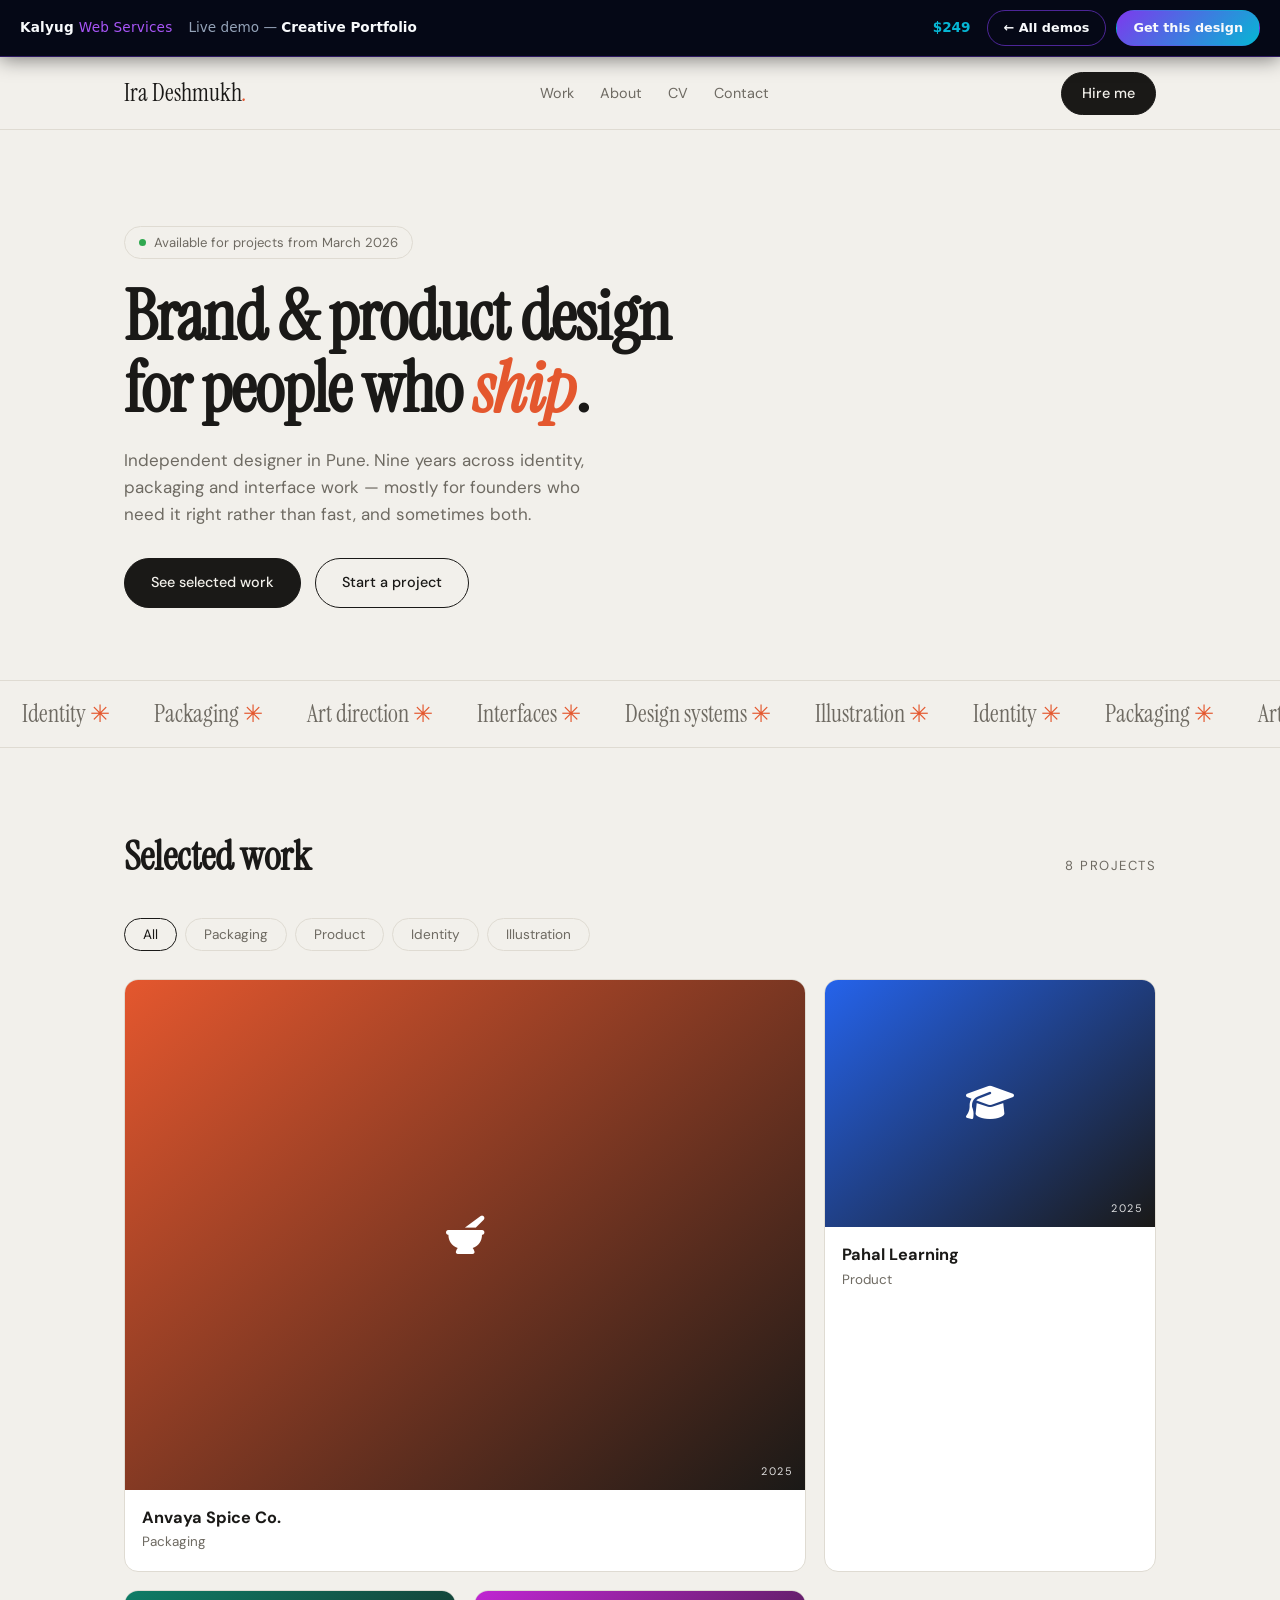
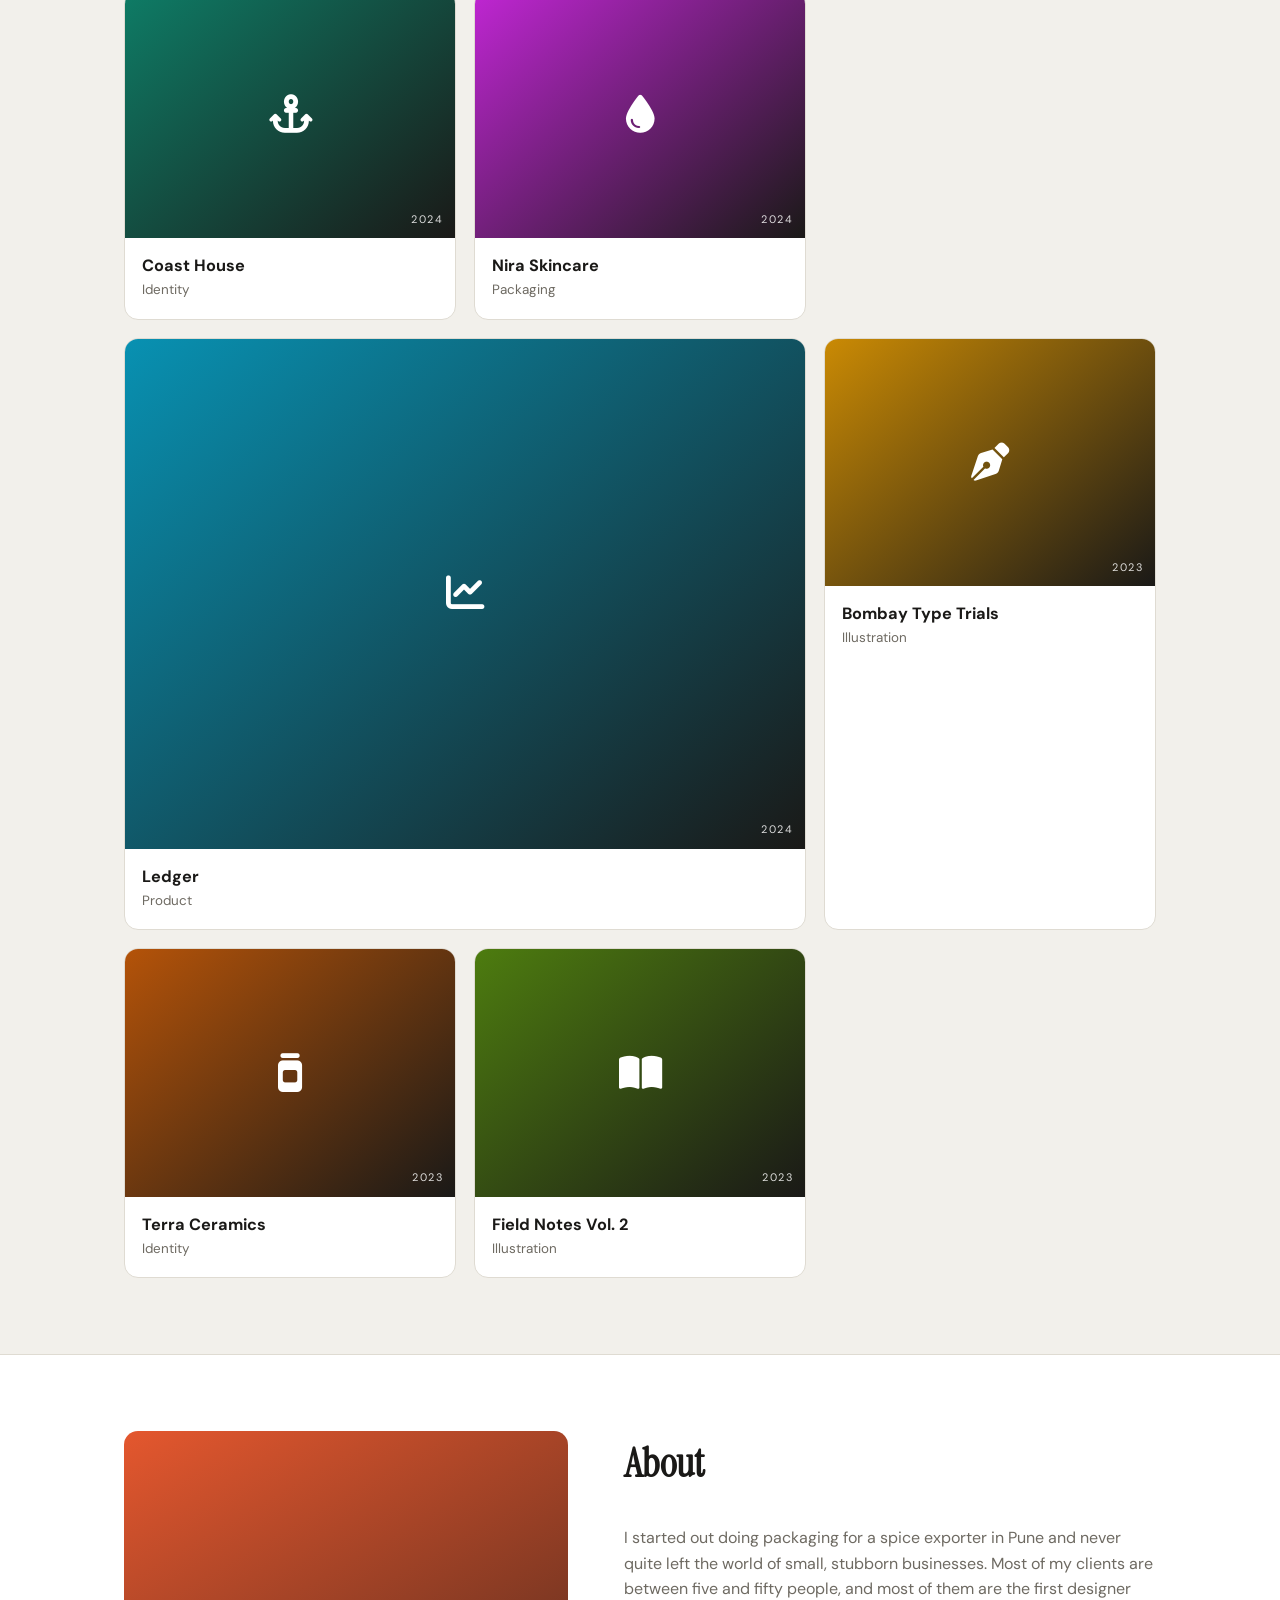
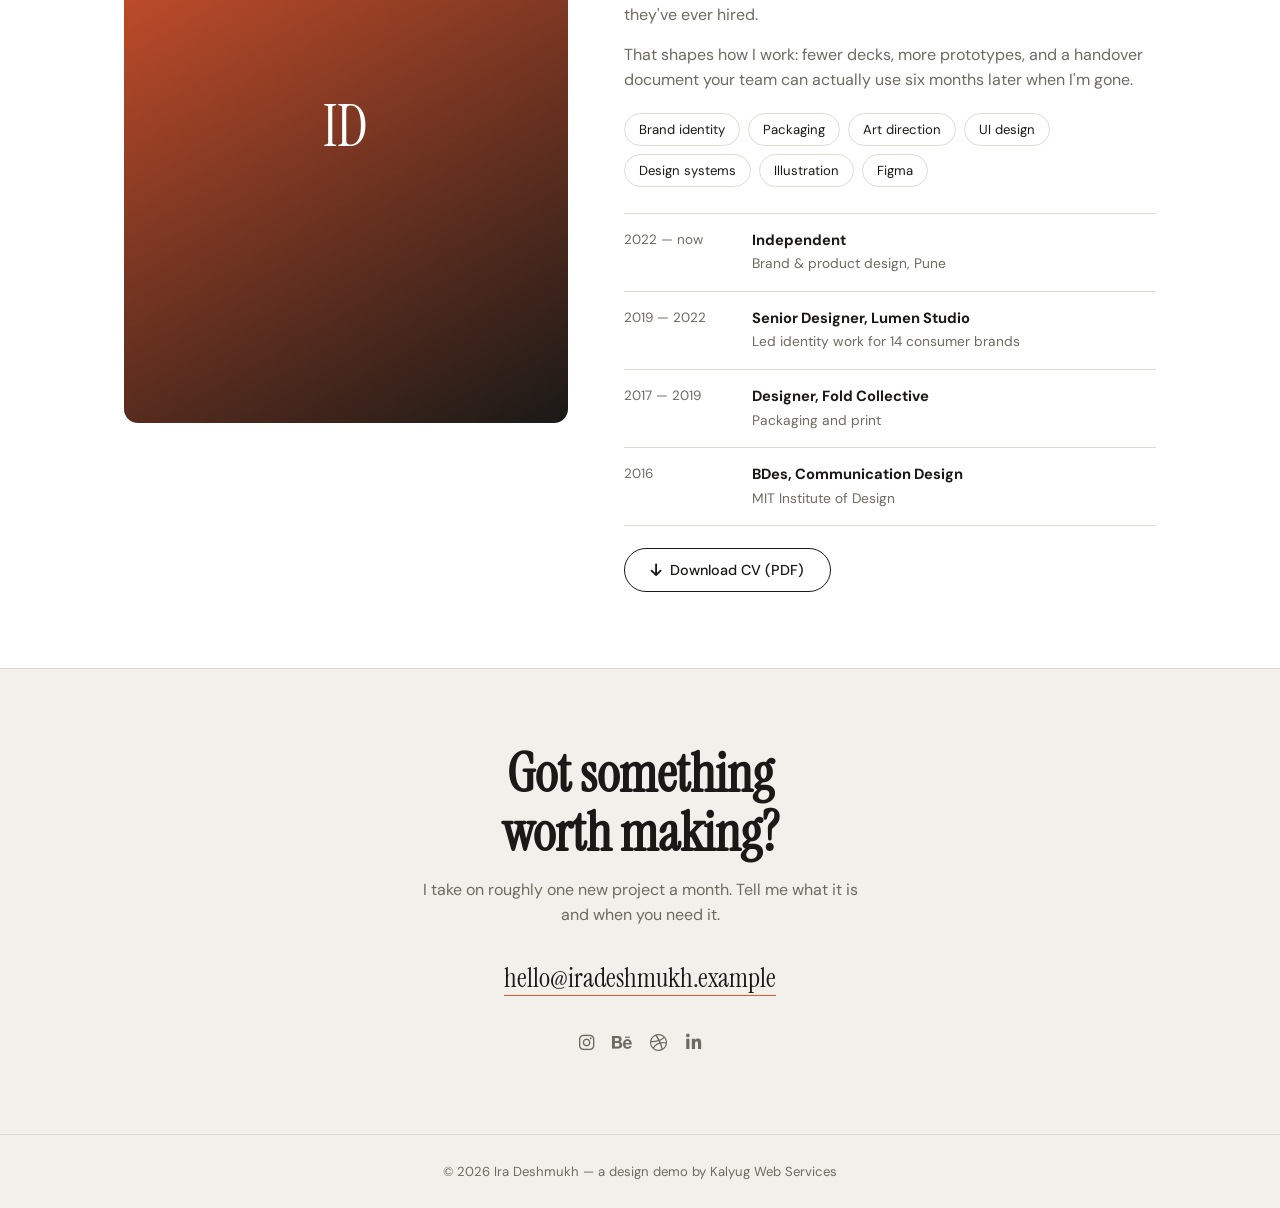
<file: demos/portfolio.html>
<!DOCTYPE html>
<html lang="en">

<head>
    <meta charset="UTF-8">
    <meta name="viewport" content="width=device-width, initial-scale=1.0">
    <title>Ira Deshmukh — Creative Portfolio Demo</title>
    <meta name="description" content="Demo portfolio website by Kalyug Web Services.">
    <link href="https://fonts.googleapis.com/css2?family=Instrument+Serif:ital@0;1&family=DM+Sans:opsz,wght@9..40,400;9..40,500;9..40,700&display=swap" rel="stylesheet">
    <link rel="stylesheet" href="https://cdnjs.cloudflare.com/ajax/libs/font-awesome/6.5.0/css/all.min.css">
    <link rel="stylesheet" href="assets/demo-frame.css">
    <style>
        :root { --paper: #F2F0EB; --ink: #1A1917; --sub: #6E6A62; --line: #DFDBD2; --pop: #E4572E; }
        * { margin: 0; padding: 0; box-sizing: border-box; }
        body { font-family: 'DM Sans', sans-serif; background: var(--paper); color: var(--ink); line-height: 1.6; }
        a { color: inherit; text-decoration: none; }
        ul { list-style: none; }
        .serif { font-family: 'Instrument Serif', Georgia, serif; font-weight: 400; }
        .wrap { max-width: 1080px; margin: 0 auto; padding: 0 24px; }
        .btn { display: inline-flex; align-items: center; gap: 8px; padding: 12px 26px; border-radius: 40px; font-weight: 500; font-size: 0.9rem; border: 1px solid var(--ink); cursor: pointer; transition: .22s; background: none; font-family: inherit; color: var(--ink); }
        .btn:hover { background: var(--ink); color: var(--paper); }
        .btn-fill { background: var(--ink); color: var(--paper); }
        .btn-fill:hover { background: var(--pop); border-color: var(--pop); }

        header { position: sticky; top: 0; z-index: 60; background: rgba(242,240,235,.9); backdrop-filter: blur(10px); border-bottom: 1px solid var(--line); }
        header .wrap { display: flex; align-items: center; justify-content: space-between; height: 72px; }
        .name { font-family: 'Instrument Serif', serif; font-size: 1.5rem; }
        .name em { color: var(--pop); }
        nav { display: flex; gap: 26px; font-size: 0.9rem; }
        nav a { color: var(--sub); position: relative; }
        nav a::after { content: ''; position: absolute; left: 0; bottom: -3px; height: 1px; width: 0; background: var(--pop); transition: .25s; }
        nav a:hover { color: var(--ink); }
        nav a:hover::after { width: 100%; }
        .burger { display: none; background: none; border: 0; font-size: 1.2rem; cursor: pointer; }

        .hero { padding: 96px 0 72px; }
        .hero h1 { font-family: 'Instrument Serif', serif; font-size: 4.4rem; line-height: 1.02; letter-spacing: -1px; }
        .hero h1 em { color: var(--pop); }
        .hero .lead { max-width: 470px; color: var(--sub); font-size: 1.06rem; margin-top: 22px; }
        .hero-row { display: flex; gap: 14px; margin-top: 30px; flex-wrap: wrap; }
        .avail { display: inline-flex; align-items: center; gap: 8px; font-size: 0.82rem; color: var(--sub); border: 1px solid var(--line); border-radius: 40px; padding: 5px 14px; margin-bottom: 22px; }
        .avail i { width: 7px; height: 7px; border-radius: 50%; background: #2FA84F; display: inline-block; }
        .marquee { border-top: 1px solid var(--line); border-bottom: 1px solid var(--line); padding: 14px 0; overflow: hidden; white-space: nowrap; }
        .marquee div { display: inline-block; animation: slide 26s linear infinite; font-family: 'Instrument Serif', serif; font-size: 1.5rem; color: var(--sub); }
        .marquee span { margin: 0 22px; }
        .marquee span i { color: var(--pop); font-style: normal; }
        @keyframes slide { from { transform: translateX(0) } to { transform: translateX(-50%) } }

        section { padding: 76px 0; }
        .sec-title { display: flex; align-items: baseline; justify-content: space-between; gap: 20px; margin-bottom: 30px; flex-wrap: wrap; }
        .sec-title h2 { font-family: 'Instrument Serif', serif; font-size: 2.5rem; }
        .sec-title span { font-size: 0.82rem; color: var(--sub); letter-spacing: 1.5px; text-transform: uppercase; }

        .tabs { display: flex; gap: 8px; flex-wrap: wrap; margin-bottom: 28px; }
        .tabs button { border: 1px solid var(--line); background: none; border-radius: 40px; padding: 7px 18px; font-size: 0.85rem; color: var(--sub); cursor: pointer; transition: .2s; font-family: inherit; }
        .tabs button.on, .tabs button:hover { border-color: var(--ink); color: var(--ink); }

        .works { display: grid; grid-template-columns: repeat(3, 1fr); gap: 18px; }
        .work { border-radius: 14px; overflow: hidden; cursor: pointer; background: #fff; border: 1px solid var(--line); transition: .28s; }
        .work:hover { transform: translateY(-6px); box-shadow: 0 20px 44px rgba(26,25,23,.12); }
        .work .canvas { aspect-ratio: 4/3; display: grid; place-items: center; color: #fff; font-size: 2.4rem; position: relative; }
        .work .canvas span { position: absolute; bottom: 10px; right: 12px; font-size: 0.68rem; letter-spacing: 1.4px; text-transform: uppercase; opacity: .85; }
        .work .meta { padding: 15px 17px 18px; }
        .work h3 { font-size: 1.02rem; font-weight: 700; }
        .work p { font-size: 0.84rem; color: var(--sub); }
        .work.big { grid-column: span 2; }

        /* About */
        .about { display: grid; grid-template-columns: 1fr 1.2fr; gap: 56px; align-items: start; }
        .portrait { aspect-ratio: 3/4; border-radius: 14px; background: linear-gradient(150deg, #E4572E, #1A1917); display: grid; place-items: center; color: #fff; font-family: 'Instrument Serif', serif; font-size: 3.6rem; }
        .about p { color: var(--sub); margin-bottom: 14px; }
        .skills { display: flex; flex-wrap: wrap; gap: 8px; margin: 20px 0 26px; }
        .skills span { border: 1px solid var(--line); border-radius: 40px; padding: 5px 14px; font-size: 0.82rem; background: #fff; }
        .cv { border-top: 1px solid var(--line); }
        .cv li { display: grid; grid-template-columns: 110px 1fr; gap: 18px; padding: 15px 0; border-bottom: 1px solid var(--line); font-size: 0.92rem; }
        .cv li span { color: var(--sub); font-size: 0.84rem; }
        .cv li b { display: block; }
        .cv li em { color: var(--sub); font-style: normal; font-size: 0.86rem; }

        /* Contact */
        .contact { text-align: center; }
        .contact h2 { font-family: 'Instrument Serif', serif; font-size: 3.4rem; line-height: 1.08; }
        .contact p { color: var(--sub); max-width: 440px; margin: 14px auto 28px; }
        .mailto { font-family: 'Instrument Serif', serif; font-size: 1.7rem; border-bottom: 1px solid var(--pop); }
        .socials { display: flex; justify-content: center; gap: 18px; margin-top: 30px; font-size: 1.1rem; color: var(--sub); }
        .socials a:hover { color: var(--pop); }

        footer { border-top: 1px solid var(--line); padding: 26px 0; font-size: 0.82rem; color: var(--sub); display: flex; justify-content: center; }

        /* Lightbox */
        .lb { position: fixed; inset: 0; background: rgba(26,25,23,.94); display: none; align-items: center; justify-content: center; z-index: 500; padding: 24px; }
        .lb.open { display: flex; }
        .lb-in { max-width: 780px; width: 100%; }
        .lb-canvas { aspect-ratio: 16/10; border-radius: 12px; display: grid; place-items: center; color: #fff; font-size: 4rem; }
        .lb-meta { color: #E6E3DC; margin-top: 20px; display: flex; justify-content: space-between; gap: 20px; align-items: start; flex-wrap: wrap; }
        .lb-meta h3 { font-family: 'Instrument Serif', serif; font-size: 1.9rem; }
        .lb-meta p { color: #A8A49B; max-width: 460px; font-size: 0.92rem; margin-top: 6px; }
        .lb-tag { font-size: 0.72rem; text-transform: uppercase; letter-spacing: 1.4px; color: var(--pop); }
        .lb-nav { position: absolute; top: 50%; transform: translateY(-50%); background: rgba(255,255,255,.1); border: 0; color: #fff; width: 44px; height: 44px; border-radius: 50%; cursor: pointer; font-size: 1.1rem; }
        .lb-prev { left: 20px; } .lb-next { right: 20px; }
        .lb-x { position: absolute; top: 20px; right: 22px; background: none; border: 0; color: #fff; font-size: 1.8rem; cursor: pointer; }

        @media (max-width: 900px) {
            .hero h1 { font-size: 2.9rem; }
            .works { grid-template-columns: 1fr 1fr; }
            .about { grid-template-columns: 1fr; }
            .portrait { max-width: 260px; }
            nav { display: none; position: absolute; top: 72px; left: 0; right: 0; background: var(--paper); flex-direction: column; padding: 18px 24px; gap: 14px; border-bottom: 1px solid var(--line); }
            nav.open { display: flex; }
            .burger { display: block; }
        }
        @media (max-width: 560px) { .works { grid-template-columns: 1fr; } .work.big { grid-column: span 1; } .hero h1 { font-size: 2.3rem; } .contact h2 { font-size: 2.2rem; } .lb-nav { display: none; } }
    </style>
</head>

<body data-demo-id="portfolio" data-demo-name="Creative Portfolio" data-demo-price-inr="6999" data-demo-price-usd="249">

    <header>
        <div class="wrap">
            <a href="#top" class="name">Ira Deshmukh<em>.</em></a>
            <nav id="nav"><a href="#work">Work</a><a href="#about">About</a><a href="#cv">CV</a><a href="#contact">Contact</a></nav>
            <a href="#contact" class="btn btn-fill" style="padding:9px 20px">Hire me</a>
            <button class="burger" id="burger" aria-label="Menu"><i class="fas fa-bars"></i></button>
        </div>
    </header>

    <section class="hero" id="top">
        <div class="wrap">
            <span class="avail"><i></i> Available for projects from March 2026</span>
            <h1>Brand &amp; product design<br>for people who <em>ship</em>.</h1>
            <p class="lead">Independent designer in Pune. Nine years across identity, packaging and interface work — mostly for founders who need it right rather than fast, and sometimes both.</p>
            <div class="hero-row">
                <a href="#work" class="btn btn-fill">See selected work</a>
                <a href="#contact" class="btn">Start a project</a>
            </div>
        </div>
    </section>

    <div class="marquee">
        <div id="marquee"></div>
    </div>

    <section id="work">
        <div class="wrap">
            <div class="sec-title"><h2>Selected work</h2><span id="workCount"></span></div>
            <div class="tabs" id="tabs"></div>
            <div class="works" id="works"></div>
        </div>
    </section>

    <section id="about" style="background:#fff;border-top:1px solid var(--line);border-bottom:1px solid var(--line)">
        <div class="wrap about">
            <div class="portrait">ID</div>
            <div>
                <div class="sec-title"><h2>About</h2></div>
                <p>I started out doing packaging for a spice exporter in Pune and never quite left the world of small, stubborn businesses. Most of my clients are between five and fifty people, and most of them are the first designer they've ever hired.</p>
                <p>That shapes how I work: fewer decks, more prototypes, and a handover document your team can actually use six months later when I'm gone.</p>
                <div class="skills">
                    <span>Brand identity</span><span>Packaging</span><span>Art direction</span>
                    <span>UI design</span><span>Design systems</span><span>Illustration</span><span>Figma</span>
                </div>
                <div id="cv">
                    <ul class="cv">
                        <li><span>2022 — now</span><div><b>Independent</b><em>Brand &amp; product design, Pune</em></div></li>
                        <li><span>2019 — 2022</span><div><b>Senior Designer, Lumen Studio</b><em>Led identity work for 14 consumer brands</em></div></li>
                        <li><span>2017 — 2019</span><div><b>Designer, Fold Collective</b><em>Packaging and print</em></div></li>
                        <li><span>2016</span><div><b>BDes, Communication Design</b><em>MIT Institute of Design</em></div></li>
                    </ul>
                </div>
                <button class="btn" style="margin-top:22px" id="cvBtn"><i class="fas fa-arrow-down"></i> Download CV (PDF)</button>
            </div>
        </div>
    </section>

    <section class="contact" id="contact">
        <div class="wrap">
            <h2>Got something<br>worth making?</h2>
            <p>I take on roughly one new project a month. Tell me what it is and when you need it.</p>
            <a href="#" class="mailto" id="mail">hello@iradeshmukh.example</a>
            <div class="socials">
                <a href="#" aria-label="Instagram"><i class="fab fa-instagram"></i></a>
                <a href="#" aria-label="Behance"><i class="fab fa-behance"></i></a>
                <a href="#" aria-label="Dribbble"><i class="fab fa-dribbble"></i></a>
                <a href="#" aria-label="LinkedIn"><i class="fab fa-linkedin-in"></i></a>
            </div>
        </div>
    </section>

    <footer>© 2026 Ira Deshmukh — a design demo by Kalyug Web Services</footer>

    <div class="lb" id="lb">
        <button class="lb-x" id="lbX" aria-label="Close">&times;</button>
        <button class="lb-nav lb-prev" id="lbPrev" aria-label="Previous"><i class="fas fa-chevron-left"></i></button>
        <button class="lb-nav lb-next" id="lbNext" aria-label="Next"><i class="fas fa-chevron-right"></i></button>
        <div class="lb-in">
            <div class="lb-canvas" id="lbCanvas"></div>
            <div class="lb-meta">
                <div>
                    <div class="lb-tag" id="lbTag"></div>
                    <h3 id="lbTitle"></h3>
                    <p id="lbDesc"></p>
                </div>
                <div style="color:#A8A49B;font-size:0.82rem;text-align:right"><span id="lbIndex"></span></div>
            </div>
        </div>
    </div>

    <script src="assets/demo-frame.js"></script>
    <script>
        const works = [
            { t: 'Anvaya Spice Co.', c: 'Packaging', y: 2025, i: 'fa-mortar-pestle', g: 'linear-gradient(140deg,#E4572E,#1A1917)', big: true,
              d: 'Full range identity and packaging for a 40-year-old spice exporter moving into direct retail. 22 SKUs, one shelf language.' },
            { t: 'Pahal Learning', c: 'Product', y: 2025, i: 'fa-graduation-cap', g: 'linear-gradient(140deg,#2563EB,#1A1917)',
              d: 'Design system and app interface for a vernacular learning platform used across 300 rural schools.' },
            { t: 'Coast House', c: 'Identity', y: 2024, i: 'fa-anchor', g: 'linear-gradient(140deg,#0E7C66,#1A1917)',
              d: 'Wordmark, signage and menu system for a seafood restaurant in Alibaug.' },
            { t: 'Nira Skincare', c: 'Packaging', y: 2024, i: 'fa-droplet', g: 'linear-gradient(140deg,#C026D3,#1A1917)',
              d: 'Refillable bottle system and label design. Reduced packaging cost 18% while doubling shelf presence.' },
            { t: 'Ledger', c: 'Product', y: 2024, i: 'fa-chart-line', g: 'linear-gradient(140deg,#0891B2,#1A1917)', big: true,
              d: 'Dashboard and reporting interface for a small-business accounting tool. Six months, two designers, one very patient CTO.' },
            { t: 'Bombay Type Trials', c: 'Illustration', y: 2023, i: 'fa-pen-nib', g: 'linear-gradient(140deg,#CA8A04,#1A1917)',
              d: 'A self-initiated series documenting hand-painted shop lettering across seven Mumbai neighbourhoods.' },
            { t: 'Terra Ceramics', c: 'Identity', y: 2023, i: 'fa-jar', g: 'linear-gradient(140deg,#B45309,#1A1917)',
              d: 'Identity for a studio pottery brand — stamp, stationery, and a catalogue printed on recycled stock.' },
            { t: 'Field Notes Vol. 2', c: 'Illustration', y: 2023, i: 'fa-book-open', g: 'linear-gradient(140deg,#4D7C0F,#1A1917)',
              d: 'Cover and 34 interior illustrations for an independently published essay collection.' }
        ];

        /* Marquee: duplicated so the loop is seamless. */
        const words = ['Identity', 'Packaging', 'Art direction', 'Interfaces', 'Design systems', 'Illustration'];
        const strip = words.map(w => `<span>${w} <i>✳</i></span>`).join('');
        document.getElementById('marquee').innerHTML = strip + strip;

        const cats = ['All', ...new Set(works.map(w => w.c))];
        const tabs = document.getElementById('tabs');
        const grid = document.getElementById('works');
        tabs.innerHTML = cats.map((c, i) => `<button class="${i ? '' : 'on'}" data-c="${c}">${c}</button>`).join('');

        let shown = works;

        function draw(cat) {
            shown = cat === 'All' ? works : works.filter(w => w.c === cat);
            document.getElementById('workCount').textContent = `${shown.length} project${shown.length === 1 ? '' : 's'}`;
            grid.innerHTML = shown.map((w, i) => `
                <article class="work ${w.big && shown.length > 2 ? 'big' : ''}" data-i="${i}">
                    <div class="canvas" style="background:${w.g}">
                        <i class="fas ${w.i}"></i><span>${w.y}</span>
                    </div>
                    <div class="meta"><h3>${w.t}</h3><p>${w.c}</p></div>
                </article>`).join('');
        }

        tabs.addEventListener('click', e => {
            const b = e.target.closest('button');
            if (!b) return;
            tabs.querySelectorAll('button').forEach(x => x.classList.remove('on'));
            b.classList.add('on');
            draw(b.dataset.c);
        });

        /* Lightbox */
        const lb = document.getElementById('lb');
        let at = 0;

        function show(i) {
            at = (i + shown.length) % shown.length;
            const w = shown[at];
            document.getElementById('lbCanvas').style.background = w.g;
            document.getElementById('lbCanvas').innerHTML = `<i class="fas ${w.i}"></i>`;
            document.getElementById('lbTag').textContent = `${w.c} · ${w.y}`;
            document.getElementById('lbTitle').textContent = w.t;
            document.getElementById('lbDesc').textContent = w.d;
            document.getElementById('lbIndex').textContent = `${at + 1} / ${shown.length}`;
        }
        function openLb(i) { show(i); lb.classList.add('open'); document.body.style.overflow = 'hidden'; }
        function closeLb() { lb.classList.remove('open'); document.body.style.overflow = ''; }

        grid.addEventListener('click', e => {
            const card = e.target.closest('[data-i]');
            if (card) openLb(Number(card.dataset.i));
        });
        document.getElementById('lbX').addEventListener('click', closeLb);
        document.getElementById('lbPrev').addEventListener('click', () => show(at - 1));
        document.getElementById('lbNext').addEventListener('click', () => show(at + 1));
        lb.addEventListener('click', e => { if (e.target === lb) closeLb(); });
        document.addEventListener('keydown', e => {
            if (!lb.classList.contains('open')) return;
            if (e.key === 'Escape') closeLb();
            if (e.key === 'ArrowRight') show(at + 1);
            if (e.key === 'ArrowLeft') show(at - 1);
        });

        document.getElementById('cvBtn').addEventListener('click', () => kwsToast('CV download starts here in the live build.'));
        document.getElementById('mail').addEventListener('click', e => { e.preventDefault(); kwsToast('Opens your mail app in the live build.'); });
        document.getElementById('burger').addEventListener('click', () => document.getElementById('nav').classList.toggle('open'));

        draw('All');
    </script>
</body>

</html>
</file>
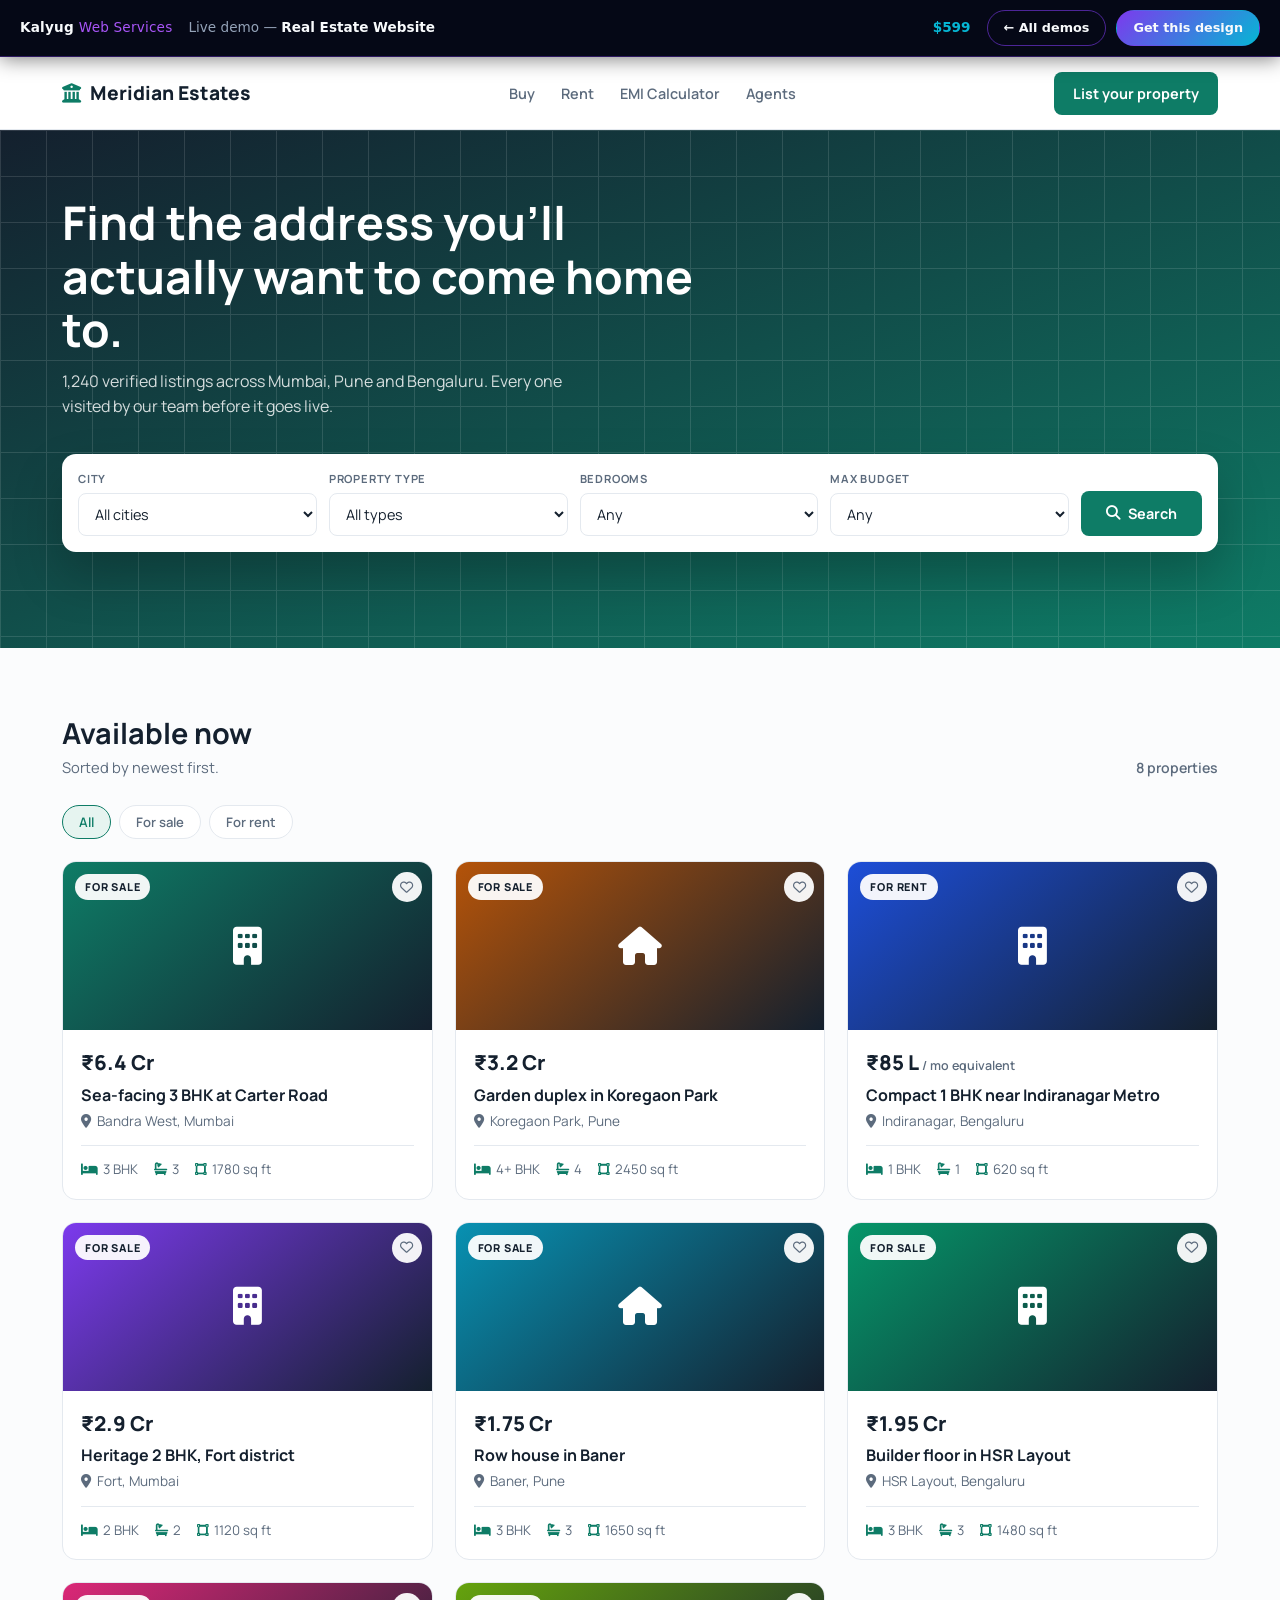
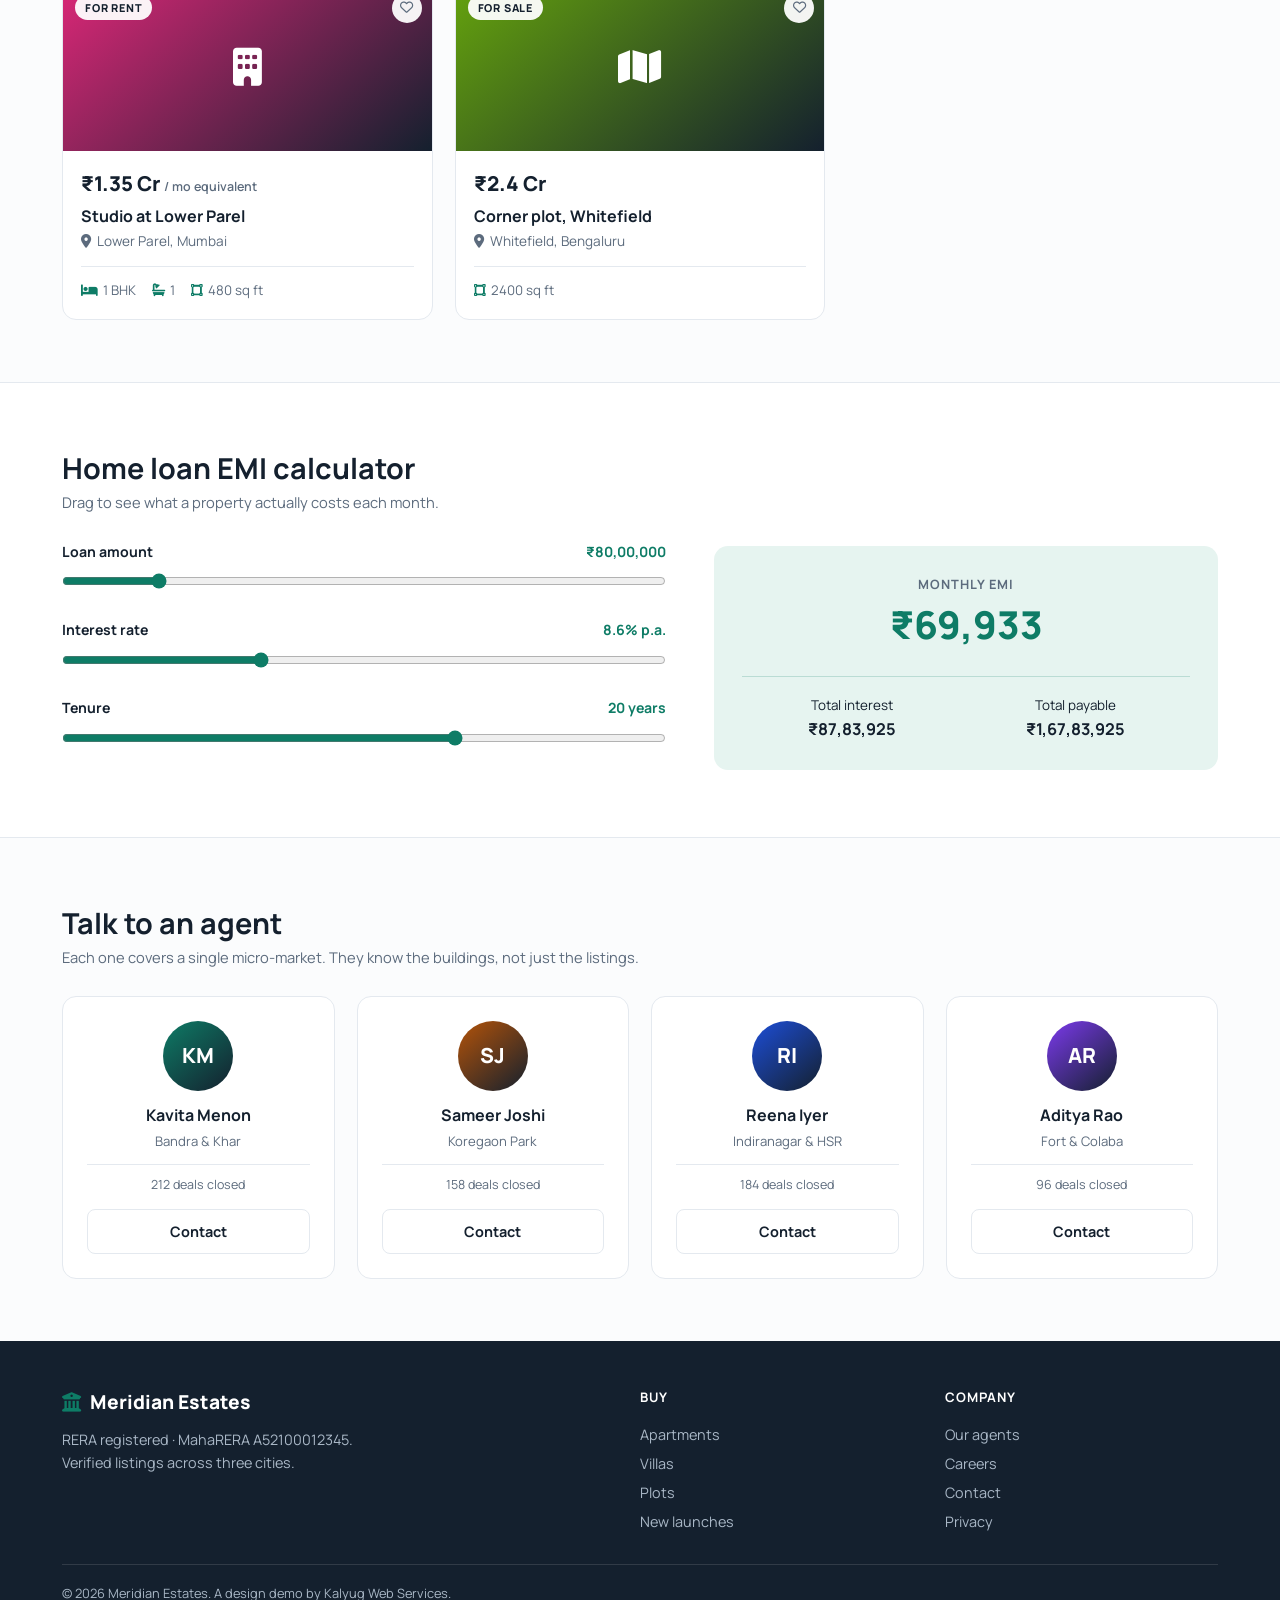
<file: demos/real-estate.html>
<!DOCTYPE html>
<html lang="en">

<head>
    <meta charset="UTF-8">
    <meta name="viewport" content="width=device-width, initial-scale=1.0">
    <title>Meridian Estates — Real Estate Website Demo</title>
    <meta name="description" content="Demo real estate website by Kalyug Web Services.">
    <link href="https://fonts.googleapis.com/css2?family=Manrope:wght@400;500;600;700;800&display=swap" rel="stylesheet">
    <link rel="stylesheet" href="https://cdnjs.cloudflare.com/ajax/libs/font-awesome/6.5.0/css/all.min.css">
    <link rel="stylesheet" href="assets/demo-frame.css">
    <style>
        :root {
            --ink: #14202E; --sub: #5C6B7D; --line: #E4E9EF;
            --brand: #0E7C66; --brand-soft: #E6F4F0; --bg: #FBFCFD; --card: #fff;
        }
        * { margin: 0; padding: 0; box-sizing: border-box; }
        body { font-family: 'Manrope', sans-serif; color: var(--ink); background: var(--bg); line-height: 1.6; }
        a { color: inherit; text-decoration: none; }
        ul { list-style: none; }
        .wrap { max-width: 1200px; margin: 0 auto; padding: 0 22px; }
        .btn { display: inline-flex; align-items: center; justify-content: center; gap: 8px; padding: 12px 24px; border-radius: 8px; font-weight: 700; font-size: 0.9rem; border: 1px solid transparent; cursor: pointer; transition: 0.2s; font-family: inherit; }
        .btn-p { background: var(--brand); color: #fff; }
        .btn-p:hover { background: #0a6151; }
        .btn-o { border-color: var(--line); background: #fff; color: var(--ink); }
        .btn-o:hover { border-color: var(--brand); color: var(--brand); }

        header { background: #fff; border-bottom: 1px solid var(--line); position: sticky; top: 0; z-index: 60; }
        header .wrap { display: flex; align-items: center; justify-content: space-between; height: 72px; }
        .logo { font-weight: 800; font-size: 1.2rem; display: flex; align-items: center; gap: 9px; }
        .logo i { color: var(--brand); }
        .nav { display: flex; gap: 26px; font-size: 0.9rem; font-weight: 600; color: var(--sub); }
        .nav a:hover { color: var(--brand); }
        .burger { display: none; border: 0; background: none; font-size: 1.2rem; cursor: pointer; }

        /* Hero + search */
        .hero { background: linear-gradient(160deg, #14202E, #0E7C66); color: #fff; padding: 66px 0 96px; position: relative; }
        .hero::after { content: ''; position: absolute; inset: 0; opacity: .12;
            background-image: linear-gradient(#fff 1px, transparent 1px), linear-gradient(90deg, #fff 1px, transparent 1px); background-size: 46px 46px; }
        .hero .wrap { position: relative; z-index: 2; }
        .hero h1 { font-size: 2.9rem; line-height: 1.15; max-width: 640px; }
        .hero p { opacity: .82; margin-top: 12px; max-width: 520px; }
        .search { background: #fff; border-radius: 14px; padding: 16px; display: grid; grid-template-columns: repeat(4, 1fr) auto; gap: 12px; margin-top: 34px; box-shadow: 0 24px 50px rgba(0,0,0,.22); }
        .search label { display: block; font-size: 0.7rem; font-weight: 700; text-transform: uppercase; letter-spacing: .8px; color: var(--sub); margin-bottom: 5px; }
        .search select, .search input { width: 100%; border: 1px solid var(--line); border-radius: 8px; padding: 10px 12px; font: inherit; font-size: 0.9rem; color: var(--ink); background: #fff; }
        .search .go { align-self: end; }

        section { padding: 62px 0; }
        .head { display: flex; align-items: end; justify-content: space-between; gap: 20px; margin-bottom: 26px; flex-wrap: wrap; }
        .head h2 { font-size: 1.8rem; }
        .head p { color: var(--sub); font-size: 0.92rem; }
        .count { color: var(--sub); font-size: 0.88rem; font-weight: 600; }

        .chips { display: flex; gap: 8px; flex-wrap: wrap; margin-bottom: 22px; }
        .chip { border: 1px solid var(--line); background: #fff; color: var(--sub); border-radius: 30px; padding: 7px 16px; font-size: 0.82rem; font-weight: 600; cursor: pointer; transition: .2s; font-family: inherit; }
        .chip.on, .chip:hover { border-color: var(--brand); color: var(--brand); background: var(--brand-soft); }

        .grid { display: grid; grid-template-columns: repeat(auto-fill, minmax(288px, 1fr)); gap: 22px; }
        .prop { background: var(--card); border: 1px solid var(--line); border-radius: 14px; overflow: hidden; transition: .25s; cursor: pointer; }
        .prop:hover { transform: translateY(-5px); box-shadow: 0 18px 42px rgba(20,32,46,.10); }
        .thumb { height: 168px; position: relative; display: grid; place-items: center; color: #fff; font-size: 2.4rem; }
        .thumb .badge { position: absolute; top: 12px; left: 12px; background: rgba(255,255,255,.94); color: var(--ink); font-size: 0.68rem; font-weight: 800; text-transform: uppercase; letter-spacing: .8px; padding: 4px 10px; border-radius: 20px; }
        .thumb .fav { position: absolute; top: 10px; right: 10px; width: 30px; height: 30px; border-radius: 50%; background: rgba(255,255,255,.94); border: 0; cursor: pointer; color: var(--sub); }
        .thumb .fav.on { color: #E5484D; }
        .prop-body { padding: 16px 18px 18px; }
        .price { font-size: 1.28rem; font-weight: 800; }
        .price small { font-size: 0.78rem; color: var(--sub); font-weight: 600; }
        .prop h3 { font-size: 1rem; margin: 4px 0 2px; }
        .addr { color: var(--sub); font-size: 0.85rem; display: flex; gap: 6px; align-items: center; }
        .specs { display: flex; gap: 16px; margin-top: 13px; padding-top: 13px; border-top: 1px solid var(--line); font-size: 0.83rem; color: var(--sub); }
        .specs i { color: var(--brand); margin-right: 5px; }
        .empty { grid-column: 1/-1; text-align: center; padding: 46px; color: var(--sub); }

        /* EMI */
        .emi { background: #fff; border-top: 1px solid var(--line); border-bottom: 1px solid var(--line); }
        .emi-grid { display: grid; grid-template-columns: 1.2fr 1fr; gap: 48px; align-items: center; }
        .slider-row { margin-bottom: 22px; }
        .slider-row .top { display: flex; justify-content: space-between; font-size: 0.88rem; font-weight: 700; margin-bottom: 8px; }
        .slider-row .top span:last-child { color: var(--brand); }
        input[type=range] { width: 100%; accent-color: var(--brand); }
        .emi-out { background: var(--brand-soft); border-radius: 14px; padding: 28px; text-align: center; }
        .emi-out .big { font-size: 2.4rem; font-weight: 800; color: var(--brand); }
        .emi-out .lbl { font-size: 0.8rem; color: var(--sub); text-transform: uppercase; letter-spacing: 1px; font-weight: 700; }
        .emi-split { display: flex; justify-content: space-around; margin-top: 20px; padding-top: 18px; border-top: 1px solid rgba(14,124,102,.2); font-size: 0.84rem; }
        .emi-split b { display: block; font-size: 1.02rem; }

        /* Agents */
        .agents { display: grid; grid-template-columns: repeat(auto-fit, minmax(220px, 1fr)); gap: 22px; }
        .agent { background: #fff; border: 1px solid var(--line); border-radius: 14px; padding: 24px; text-align: center; }
        .agent .pic { width: 70px; height: 70px; border-radius: 50%; margin: 0 auto 12px; display: grid; place-items: center; color: #fff; font-weight: 800; font-size: 1.3rem; }
        .agent b { display: block; }
        .agent span { font-size: 0.82rem; color: var(--sub); }
        .agent .stats { font-size: 0.78rem; color: var(--sub); margin-top: 10px; padding-top: 10px; border-top: 1px solid var(--line); }

        /* Modal */
        .sheet { position: fixed; inset: 0; background: rgba(20,32,46,.6); backdrop-filter: blur(4px); display: none; align-items: center; justify-content: center; padding: 20px; z-index: 500; }
        .sheet.open { display: flex; }
        .sheet-in { background: #fff; border-radius: 16px; max-width: 620px; width: 100%; max-height: 90vh; overflow-y: auto; position: relative; }
        .sheet-hero { height: 190px; display: grid; place-items: center; color: #fff; font-size: 3rem; border-radius: 16px 16px 0 0; }
        .sheet-body { padding: 26px; }
        .x { position: absolute; top: 12px; right: 14px; width: 32px; height: 32px; border-radius: 50%; border: 0; background: rgba(255,255,255,.92); font-size: 1.2rem; cursor: pointer; }
        .kv { display: grid; grid-template-columns: repeat(2, 1fr); gap: 12px; margin: 18px 0; }
        .kv div { background: var(--bg); border-radius: 10px; padding: 12px 14px; }
        .kv b { display: block; font-size: 0.72rem; color: var(--sub); text-transform: uppercase; letter-spacing: .8px; }
        .amen { display: flex; flex-wrap: wrap; gap: 8px; margin: 14px 0 20px; }
        .amen span { background: var(--brand-soft); color: var(--brand); font-size: 0.78rem; font-weight: 700; padding: 5px 12px; border-radius: 20px; }

        footer { background: var(--ink); color: #A9B7C6; padding: 46px 0 24px; font-size: 0.9rem; }
        .fg { display: grid; grid-template-columns: 2fr 1fr 1fr; gap: 32px; margin-bottom: 28px; }
        footer h5 { color: #fff; font-size: 0.82rem; text-transform: uppercase; letter-spacing: 1px; margin-bottom: 12px; }
        footer a { display: block; padding: 3px 0; }
        footer a:hover { color: #fff; }
        .fb { border-top: 1px solid rgba(255,255,255,.12); padding-top: 18px; font-size: 0.8rem; }

        @media (max-width: 980px) { .search { grid-template-columns: 1fr 1fr; } .emi-grid { grid-template-columns: 1fr; } .hero h1 { font-size: 2.2rem; } }
        @media (max-width: 760px) { .nav { display: none; position: absolute; top: 72px; left: 0; right: 0; background: #fff; flex-direction: column; padding: 18px 22px; gap: 14px; border-bottom: 1px solid var(--line); }
            .nav.open { display: flex; } .burger { display: block; } .fg { grid-template-columns: 1fr; } }
        @media (max-width: 520px) { .search { grid-template-columns: 1fr; } }
    </style>
</head>

<body data-demo-id="real-estate" data-demo-name="Real Estate Website" data-demo-price-inr="14999" data-demo-price-usd="599">

    <header>
        <div class="wrap">
            <a href="#top" class="logo"><i class="fas fa-building-columns"></i> Meridian Estates</a>
            <nav class="nav" id="nav">
                <a href="#listings">Buy</a><a href="#listings">Rent</a><a href="#emi">EMI Calculator</a><a href="#agents">Agents</a>
            </nav>
            <a href="#agents" class="btn btn-p" style="padding:9px 18px">List your property</a>
            <button class="burger" id="burger" aria-label="Menu"><i class="fas fa-bars"></i></button>
        </div>
    </header>

    <section class="hero" id="top">
        <div class="wrap">
            <h1>Find the address you'll actually want to come home to.</h1>
            <p>1,240 verified listings across Mumbai, Pune and Bengaluru. Every one visited by our team before it goes live.</p>
            <div class="search">
                <div><label for="fCity">City</label><select id="fCity"></select></div>
                <div><label for="fType">Property type</label><select id="fType"></select></div>
                <div><label for="fBeds">Bedrooms</label><select id="fBeds"><option>Any</option><option>1 BHK</option><option>2 BHK</option><option>3 BHK</option><option>4+ BHK</option></select></div>
                <div><label for="fBudget">Max budget</label><select id="fBudget"><option value="999">Any</option><option value="1">Under ₹1 Cr</option><option value="2">Under ₹2 Cr</option><option value="3.5">Under ₹3.5 Cr</option></select></div>
                <div class="go"><button class="btn btn-p" id="searchBtn" style="width:100%"><i class="fas fa-magnifying-glass"></i> Search</button></div>
            </div>
        </div>
    </section>

    <section id="listings">
        <div class="wrap">
            <div class="head">
                <div><h2>Available now</h2><p>Sorted by newest first.</p></div>
                <div class="count" id="count"></div>
            </div>
            <div class="chips" id="chips"></div>
            <div class="grid" id="grid"></div>
        </div>
    </section>

    <section class="emi" id="emi">
        <div class="wrap">
            <div class="head"><div><h2>Home loan EMI calculator</h2><p>Drag to see what a property actually costs each month.</p></div></div>
            <div class="emi-grid">
                <div>
                    <div class="slider-row">
                        <div class="top"><span>Loan amount</span><span id="vAmt">₹80,00,000</span></div>
                        <input type="range" id="sAmt" min="500000" max="50000000" step="100000" value="8000000">
                    </div>
                    <div class="slider-row">
                        <div class="top"><span>Interest rate</span><span id="vRate">8.6% p.a.</span></div>
                        <input type="range" id="sRate" min="6" max="14" step="0.1" value="8.6">
                    </div>
                    <div class="slider-row">
                        <div class="top"><span>Tenure</span><span id="vYears">20 years</span></div>
                        <input type="range" id="sYears" min="1" max="30" step="1" value="20">
                    </div>
                </div>
                <div class="emi-out">
                    <div class="lbl">Monthly EMI</div>
                    <div class="big" id="emiOut">₹0</div>
                    <div class="emi-split">
                        <div><span>Total interest</span><b id="emiInterest">₹0</b></div>
                        <div><span>Total payable</span><b id="emiTotal">₹0</b></div>
                    </div>
                </div>
            </div>
        </div>
    </section>

    <section id="agents">
        <div class="wrap">
            <div class="head"><div><h2>Talk to an agent</h2><p>Each one covers a single micro-market. They know the buildings, not just the listings.</p></div></div>
            <div class="agents" id="agentGrid"></div>
        </div>
    </section>

    <footer>
        <div class="wrap">
            <div class="fg">
                <div>
                    <div class="logo" style="color:#fff;margin-bottom:10px"><i class="fas fa-building-columns"></i> Meridian Estates</div>
                    <p style="max-width:300px">RERA registered · MahaRERA A52100012345. Verified listings across three cities.</p>
                </div>
                <div><h5>Buy</h5><a href="#listings">Apartments</a><a href="#listings">Villas</a><a href="#listings">Plots</a><a href="#listings">New launches</a></div>
                <div><h5>Company</h5><a href="#agents">Our agents</a><a href="#">Careers</a><a href="#">Contact</a><a href="#">Privacy</a></div>
            </div>
            <div class="fb">© 2026 Meridian Estates. A design demo by Kalyug Web Services.</div>
        </div>
    </footer>

    <div class="sheet" id="sheet">
        <div class="sheet-in">
            <button class="x" id="sheetX" aria-label="Close">&times;</button>
            <div class="sheet-hero" id="sheetHero"><i class="fas fa-building"></i></div>
            <div class="sheet-body">
                <div class="price" id="sheetPrice" style="font-size:1.6rem"></div>
                <h3 id="sheetTitle" style="margin:4px 0"></h3>
                <div class="addr"><i class="fas fa-location-dot"></i><span id="sheetAddr"></span></div>
                <div class="kv" id="sheetKv"></div>
                <p id="sheetDesc" style="color:var(--sub);font-size:0.93rem"></p>
                <div class="amen" id="sheetAmen"></div>
                <div style="display:flex;gap:10px;flex-wrap:wrap">
                    <button class="btn btn-p" id="sheetVisit" style="flex:1">Schedule a visit</button>
                    <button class="btn btn-o" id="sheetCall" style="flex:1">Call the agent</button>
                </div>
            </div>
        </div>
    </div>

    <script src="assets/demo-frame.js"></script>
    <script>
        /* ---------- Data ---------- */
        const props = [
            { t: 'Sea-facing 3 BHK at Carter Road', city: 'Mumbai', area: 'Bandra West', type: 'Apartment', beds: '3 BHK', cr: 6.4, sqft: 1780, baths: 3, tag: 'For sale', g: 'linear-gradient(140deg,#0E7C66,#14202E)',
              d: 'Eleventh floor, unobstructed western view, two covered parking bays. Society approved for immediate transfer.', a: ['Sea view', 'Gym', 'Covered parking', '24×7 security'] },
            { t: 'Garden duplex in Koregaon Park', city: 'Pune', area: 'Koregaon Park', type: 'Villa', beds: '4+ BHK', cr: 3.2, sqft: 2450, baths: 4, tag: 'For sale', g: 'linear-gradient(140deg,#B45309,#14202E)',
              d: 'Private 900 sq ft garden, servant quarters, and a basement that the last owner used as a studio.', a: ['Private garden', 'Servant quarters', 'Solar water', 'Pet friendly'] },
            { t: 'Compact 1 BHK near Indiranagar Metro', city: 'Bengaluru', area: 'Indiranagar', type: 'Apartment', beds: '1 BHK', cr: 0.85, sqft: 620, baths: 1, tag: 'For rent', g: 'linear-gradient(140deg,#1D4ED8,#14202E)',
              d: 'Four-minute walk to the metro. Fully furnished, ready to move, minimum eleven-month lease.', a: ['Furnished', 'Metro 400m', 'Power backup'] },
            { t: 'Heritage 2 BHK, Fort district', city: 'Mumbai', area: 'Fort', type: 'Apartment', beds: '2 BHK', cr: 2.9, sqft: 1120, baths: 2, tag: 'For sale', g: 'linear-gradient(140deg,#7C3AED,#14202E)',
              d: 'Grade IIA heritage building, 12-foot ceilings, original Burma teak flooring restored in 2024.', a: ['Heritage building', 'High ceilings', 'Wooden floors'] },
            { t: 'Row house in Baner', city: 'Pune', area: 'Baner', type: 'Villa', beds: '3 BHK', cr: 1.75, sqft: 1650, baths: 3, tag: 'For sale', g: 'linear-gradient(140deg,#0891B2,#14202E)',
              d: 'Corner unit in a 22-house gated lane. Terrace already plumbed for a garden.', a: ['Gated lane', 'Terrace', 'Two parking', 'Clubhouse'] },
            { t: 'Builder floor in HSR Layout', city: 'Bengaluru', area: 'HSR Layout', type: 'Apartment', beds: '3 BHK', cr: 1.95, sqft: 1480, baths: 3, tag: 'For sale', g: 'linear-gradient(140deg,#059669,#14202E)',
              d: 'Whole second floor, no shared walls. Vaastu compliant, east-facing entrance.', a: ['East facing', 'No shared walls', 'Modular kitchen'] },
            { t: 'Studio at Lower Parel', city: 'Mumbai', area: 'Lower Parel', type: 'Apartment', beds: '1 BHK', cr: 1.35, sqft: 480, baths: 1, tag: 'For rent', g: 'linear-gradient(140deg,#DB2777,#14202E)',
              d: 'High-floor studio in a serviced tower. Gym, pool and co-working included in maintenance.', a: ['Serviced', 'Pool', 'Co-working', 'Concierge'] },
            { t: 'Corner plot, Whitefield', city: 'Bengaluru', area: 'Whitefield', type: 'Plot', beds: 'Any', cr: 2.4, sqft: 2400, baths: 0, tag: 'For sale', g: 'linear-gradient(140deg,#65A30D,#14202E)',
              d: '30×80 BMRDA-approved corner plot with clear title and compound wall already built.', a: ['Clear title', 'Corner plot', 'Compound wall'] }
        ];

        const agents = [
            { n: 'Kavita Menon', r: 'Bandra & Khar', i: 'KM', g: 'linear-gradient(140deg,#0E7C66,#14202E)', s: '212 deals closed' },
            { n: 'Sameer Joshi', r: 'Koregaon Park', i: 'SJ', g: 'linear-gradient(140deg,#B45309,#14202E)', s: '158 deals closed' },
            { n: 'Reena Iyer', r: 'Indiranagar & HSR', i: 'RI', g: 'linear-gradient(140deg,#1D4ED8,#14202E)', s: '184 deals closed' },
            { n: 'Aditya Rao', r: 'Fort & Colaba', i: 'AR', g: 'linear-gradient(140deg,#7C3AED,#14202E)', s: '96 deals closed' }
        ];

        /* ---------- Filters ---------- */
        const cities = ['All cities', ...new Set(props.map(p => p.city))];
        const types = ['All types', ...new Set(props.map(p => p.type))];
        document.getElementById('fCity').innerHTML = cities.map(c => `<option>${c}</option>`).join('');
        document.getElementById('fType').innerHTML = types.map(t => `<option>${t}</option>`).join('');

        const tags = ['All', 'For sale', 'For rent'];
        const chips = document.getElementById('chips');
        chips.innerHTML = tags.map((t, i) => `<button class="chip ${i ? '' : 'on'}" data-t="${t}">${t}</button>`).join('');

        const favs = new Set();
        let tagFilter = 'All';

        function current() {
            const city = document.getElementById('fCity').value;
            const type = document.getElementById('fType').value;
            const beds = document.getElementById('fBeds').value;
            const max = parseFloat(document.getElementById('fBudget').value);
            return props.filter(p =>
                (city === 'All cities' || p.city === city) &&
                (type === 'All types' || p.type === type) &&
                (beds === 'Any' || p.beds === beds) &&
                p.cr <= max &&
                (tagFilter === 'All' || p.tag === tagFilter)
            );
        }

        function crore(v) { return v >= 1 ? `₹${v} Cr` : `₹${Math.round(v * 100)} L`; }

        function draw() {
            const list = current();
            const grid = document.getElementById('grid');
            document.getElementById('count').textContent = `${list.length} propert${list.length === 1 ? 'y' : 'ies'}`;
            if (!list.length) {
                grid.innerHTML = '<p class="empty">No properties match those filters yet. Try widening the budget or city.</p>';
                return;
            }
            grid.innerHTML = list.map(p => {
                const i = props.indexOf(p);
                return `
                <article class="prop" data-i="${i}">
                    <div class="thumb" style="background:${p.g}">
                        <i class="fas ${p.type === 'Plot' ? 'fa-map' : p.type === 'Villa' ? 'fa-house' : 'fa-building'}"></i>
                        <span class="badge">${p.tag}</span>
                        <button class="fav ${favs.has(i) ? 'on' : ''}" data-fav="${i}" aria-label="Save"><i class="${favs.has(i) ? 'fas' : 'far'} fa-heart"></i></button>
                    </div>
                    <div class="prop-body">
                        <div class="price">${crore(p.cr)} ${p.tag === 'For rent' ? '<small>/ mo equivalent</small>' : ''}</div>
                        <h3>${p.t}</h3>
                        <div class="addr"><i class="fas fa-location-dot"></i> ${p.area}, ${p.city}</div>
                        <div class="specs">
                            ${p.beds !== 'Any' ? `<span><i class="fas fa-bed"></i>${p.beds}</span>` : ''}
                            ${p.baths ? `<span><i class="fas fa-bath"></i>${p.baths}</span>` : ''}
                            <span><i class="fas fa-vector-square"></i>${p.sqft} sq ft</span>
                        </div>
                    </div>
                </article>`;
            }).join('');
        }

        chips.addEventListener('click', e => {
            const c = e.target.closest('.chip');
            if (!c) return;
            chips.querySelectorAll('.chip').forEach(x => x.classList.remove('on'));
            c.classList.add('on');
            tagFilter = c.dataset.t;
            draw();
        });
        ['fCity', 'fType', 'fBeds', 'fBudget'].forEach(id =>
            document.getElementById(id).addEventListener('change', draw));
        document.getElementById('searchBtn').addEventListener('click', () => {
            draw();
            document.getElementById('listings').scrollIntoView({ behavior: 'smooth' });
        });

        /* ---------- Card interactions ---------- */
        document.getElementById('grid').addEventListener('click', e => {
            const fav = e.target.closest('[data-fav]');
            if (fav) {
                const i = Number(fav.dataset.fav);
                favs.has(i) ? favs.delete(i) : favs.add(i);
                kwsToast(favs.has(i) ? 'Saved to your shortlist.' : 'Removed from shortlist.');
                draw();
                return;
            }
            const card = e.target.closest('[data-i]');
            if (card) openSheet(Number(card.dataset.i));
        });

        const sheet = document.getElementById('sheet');
        function openSheet(i) {
            const p = props[i];
            document.getElementById('sheetHero').style.background = p.g;
            document.getElementById('sheetPrice').textContent = crore(p.cr);
            document.getElementById('sheetTitle').textContent = p.t;
            document.getElementById('sheetAddr').textContent = `${p.area}, ${p.city}`;
            document.getElementById('sheetKv').innerHTML = `
                <div><b>Type</b>${p.type}</div>
                <div><b>Configuration</b>${p.beds === 'Any' ? '—' : p.beds}</div>
                <div><b>Built-up area</b>${p.sqft} sq ft</div>
                <div><b>Bathrooms</b>${p.baths || '—'}</div>`;
            document.getElementById('sheetDesc').textContent = p.d;
            document.getElementById('sheetAmen').innerHTML = p.a.map(a => `<span>${a}</span>`).join('');
            sheet.classList.add('open');
            document.body.style.overflow = 'hidden';
        }
        function closeSheet() { sheet.classList.remove('open'); document.body.style.overflow = ''; }
        document.getElementById('sheetX').addEventListener('click', closeSheet);
        sheet.addEventListener('click', e => { if (e.target === sheet) closeSheet(); });
        document.addEventListener('keydown', e => { if (e.key === 'Escape') closeSheet(); });
        document.getElementById('sheetVisit').addEventListener('click', () => { closeSheet(); kwsToast('Visit requested — an agent will confirm a slot shortly.'); });
        document.getElementById('sheetCall').addEventListener('click', () => { closeSheet(); kwsToast('Calling the listing agent…'); });

        /* ---------- EMI ---------- */
        const sAmt = document.getElementById('sAmt'), sRate = document.getElementById('sRate'), sYears = document.getElementById('sYears');
        function emi() {
            const P = +sAmt.value, r = (+sRate.value) / 12 / 100, n = (+sYears.value) * 12;
            const m = r === 0 ? P / n : (P * r * Math.pow(1 + r, n)) / (Math.pow(1 + r, n) - 1);
            const total = m * n;
            document.getElementById('vAmt').textContent = kwsMoney(P);
            document.getElementById('vRate').textContent = (+sRate.value).toFixed(1) + '% p.a.';
            document.getElementById('vYears').textContent = sYears.value + ' years';
            document.getElementById('emiOut').textContent = kwsMoney(Math.round(m));
            document.getElementById('emiInterest').textContent = kwsMoney(Math.round(total - P));
            document.getElementById('emiTotal').textContent = kwsMoney(Math.round(total));
        }
        [sAmt, sRate, sYears].forEach(s => s.addEventListener('input', emi));
        emi();

        /* ---------- Agents ---------- */
        document.getElementById('agentGrid').innerHTML = agents.map(a => `
            <div class="agent">
                <div class="pic" style="background:${a.g}">${a.i}</div>
                <b>${a.n}</b><span>${a.r}</span>
                <div class="stats">${a.s}</div>
                <button class="btn btn-o" style="margin-top:14px;width:100%">Contact</button>
            </div>`).join('');
        document.getElementById('agentGrid').addEventListener('click', e => {
            if (e.target.closest('button')) kwsToast('Enquiry sent — the agent will call you back.');
        });

        document.getElementById('burger').addEventListener('click', () =>
            document.getElementById('nav').classList.toggle('open'));

        draw();
    </script>
</body>

</html>
</file>
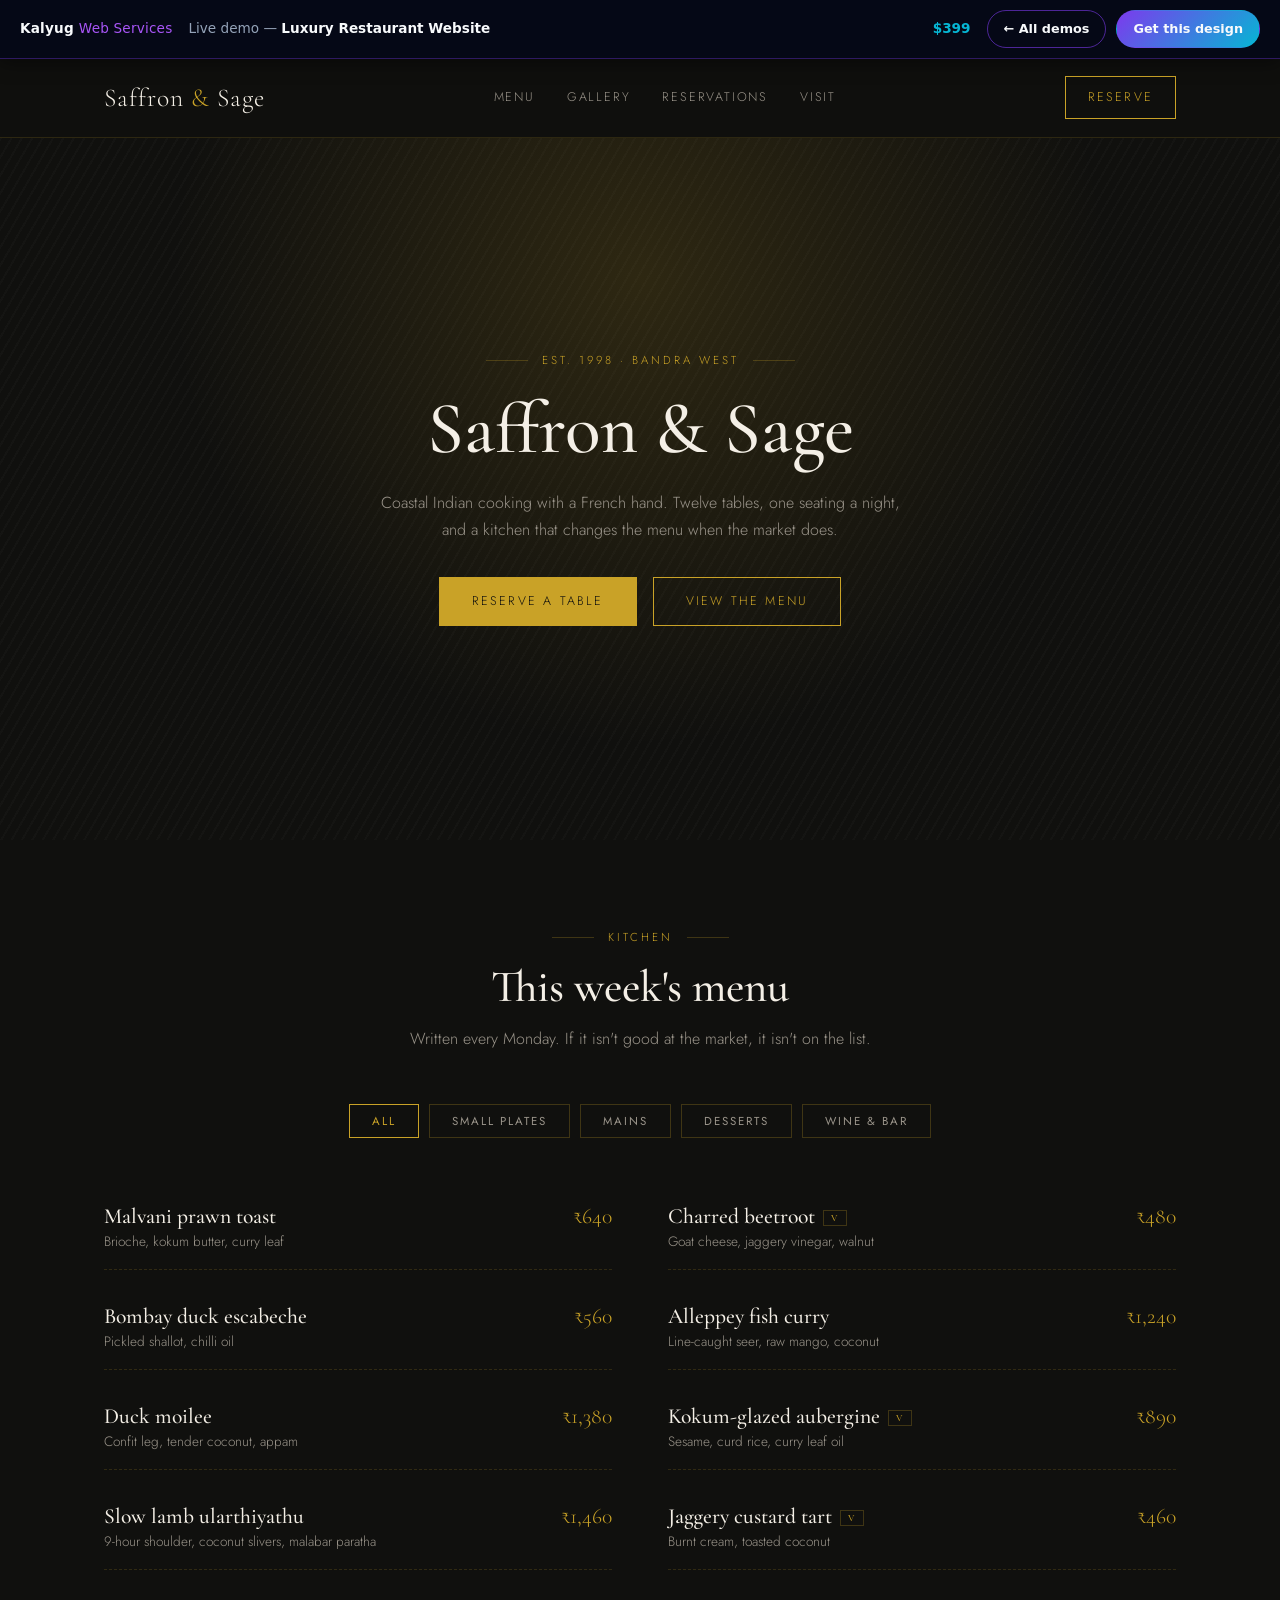
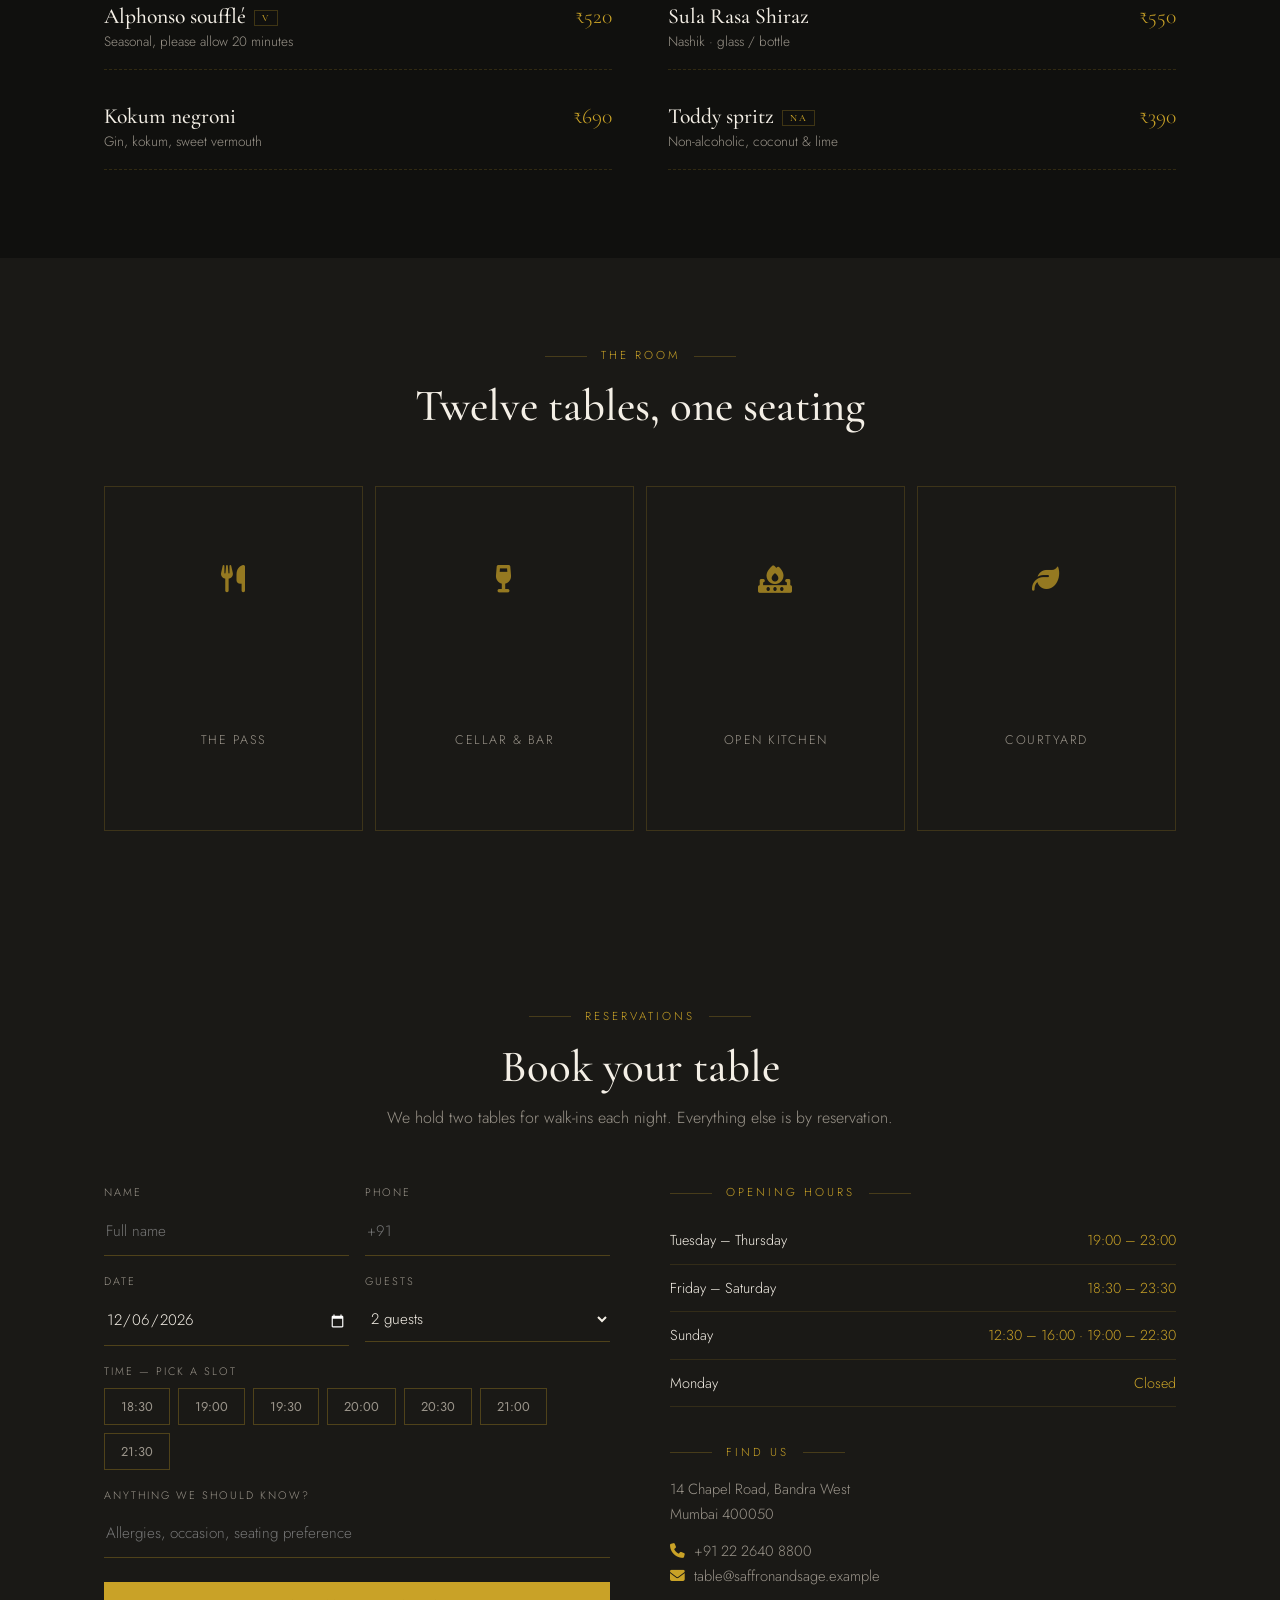
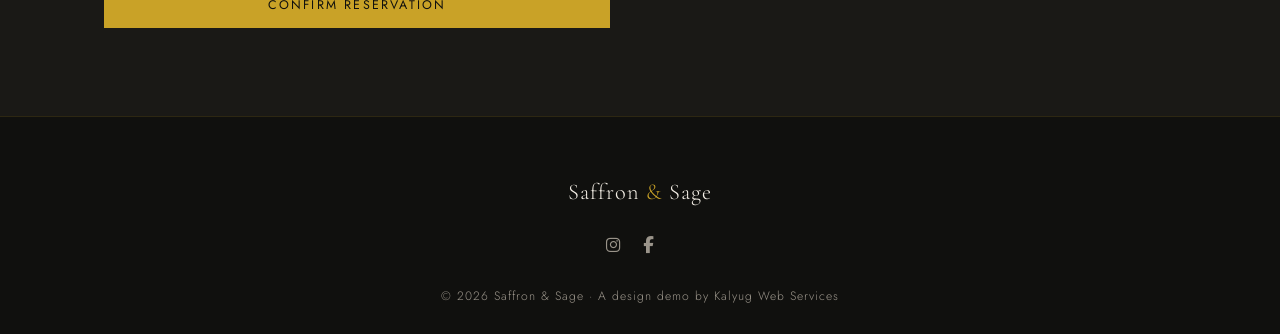
<file: demos/restaurant.html>
<!DOCTYPE html>
<html lang="en">

<head>
    <meta charset="UTF-8">
    <meta name="viewport" content="width=device-width, initial-scale=1.0">
    <title>Saffron &amp; Sage — Luxury Restaurant Website Demo</title>
    <meta name="description" content="Demo restaurant website by Kalyug Web Services.">
    <link href="https://fonts.googleapis.com/css2?family=Cormorant+Garamond:wght@400;500;600;700&family=Jost:wght@300;400;500;600&display=swap" rel="stylesheet">
    <link rel="stylesheet" href="https://cdnjs.cloudflare.com/ajax/libs/font-awesome/6.5.0/css/all.min.css">
    <link rel="stylesheet" href="assets/demo-frame.css">
    <style>
        :root {
            --night: #10100E;
            --night-2: #1A1916;
            --cream: #F4EFE6;
            --gold: #C9A227;
            --gold-soft: rgba(201, 162, 39, 0.25);
            --muted: #9A948A;
        }
        * { margin: 0; padding: 0; box-sizing: border-box; }
        body { font-family: 'Jost', sans-serif; background: var(--night); color: var(--cream); line-height: 1.7; font-weight: 300; }
        a { color: inherit; text-decoration: none; }
        ul { list-style: none; }
        h1, h2, h3, .serif { font-family: 'Cormorant Garamond', serif; font-weight: 500; line-height: 1.2; }
        .wrap { max-width: 1120px; margin: 0 auto; padding: 0 24px; }
        .rule { display: flex; align-items: center; justify-content: center; gap: 14px; color: var(--gold); font-size: 0.72rem; letter-spacing: 3px; text-transform: uppercase; margin-bottom: 14px; }
        .rule::before, .rule::after { content: ''; height: 1px; width: 42px; background: var(--gold-soft); }
        .btn { display: inline-flex; align-items: center; gap: 9px; padding: 13px 32px; border: 1px solid var(--gold); color: var(--gold); font-size: 0.78rem; letter-spacing: 2.2px; text-transform: uppercase; cursor: pointer; background: transparent; transition: 0.3s; font-family: inherit; }
        .btn:hover { background: var(--gold); color: var(--night); }
        .btn-fill { background: var(--gold); color: var(--night); }
        .btn-fill:hover { background: transparent; color: var(--gold); }

        header { position: sticky; top: 0; z-index: 60; background: rgba(16,16,14,0.9); backdrop-filter: blur(12px); border-bottom: 1px solid rgba(201,162,39,0.16); }
        header .wrap { display: flex; align-items: center; justify-content: space-between; height: 78px; }
        .brand { font-family: 'Cormorant Garamond', serif; font-size: 1.6rem; letter-spacing: 1px; }
        .brand span { color: var(--gold); }
        nav.links { display: flex; gap: 32px; font-size: 0.78rem; letter-spacing: 1.8px; text-transform: uppercase; }
        nav.links a { color: var(--muted); transition: 0.25s; }
        nav.links a:hover { color: var(--gold); }
        .burger { display: none; background: none; border: 0; color: var(--cream); font-size: 1.25rem; cursor: pointer; }

        .hero { min-height: 78vh; display: grid; place-items: center; text-align: center; position: relative; padding: 80px 0; overflow: hidden; }
        .hero::before { content: ''; position: absolute; inset: 0;
            background: radial-gradient(circle at 50% 20%, rgba(201,162,39,0.16), transparent 55%),
                        repeating-linear-gradient(120deg, rgba(255,255,255,0.02) 0 2px, transparent 2px 9px); }
        .hero-inner { position: relative; z-index: 2; }
        .hero h1 { font-size: 4.6rem; margin: 10px 0 16px; }
        .hero p { color: var(--muted); max-width: 520px; margin: 0 auto 34px; }
        .hero-actions { display: flex; gap: 16px; justify-content: center; flex-wrap: wrap; }

        section { padding: 88px 0; }
        .sec-head { text-align: center; margin-bottom: 52px; }
        .sec-head h2 { font-size: 2.8rem; }
        .sec-head p { color: var(--muted); max-width: 540px; margin: 10px auto 0; }

        /* Menu */
        .filters { display: flex; justify-content: center; gap: 10px; flex-wrap: wrap; margin-bottom: 44px; }
        .filters button { background: none; border: 1px solid rgba(201,162,39,0.25); color: var(--muted); padding: 8px 22px; font-size: 0.72rem; letter-spacing: 2px; text-transform: uppercase; cursor: pointer; transition: 0.25s; font-family: inherit; }
        .filters button.on, .filters button:hover { border-color: var(--gold); color: var(--gold); }
        .menu-grid { display: grid; grid-template-columns: 1fr 1fr; gap: 12px 56px; }
        .dish { display: flex; gap: 16px; padding: 16px 0; border-bottom: 1px dashed rgba(201,162,39,0.18); align-items: baseline; }
        .dish h3 { font-size: 1.35rem; }
        .dish .flex { flex: 1; }
        .dish p { font-size: 0.85rem; color: var(--muted); }
        .dish .price { color: var(--gold); font-family: 'Cormorant Garamond', serif; font-size: 1.35rem; white-space: nowrap; }
        .tagv { font-size: 0.6rem; letter-spacing: 1.5px; border: 1px solid var(--gold-soft); color: var(--gold); padding: 1px 7px; margin-left: 8px; vertical-align: middle; }

        /* Gallery */
        .gallery { display: grid; grid-template-columns: repeat(4, 1fr); gap: 12px; }
        .shot { aspect-ratio: 3/4; border: 1px solid rgba(201,162,39,0.2); display: grid; place-items: center; text-align: center; padding: 16px; font-size: 0.78rem; letter-spacing: 1.5px; text-transform: uppercase; color: var(--muted); transition: 0.35s; }
        .shot:hover { color: var(--gold); border-color: var(--gold); transform: translateY(-6px); }
        .shot i { font-size: 1.7rem; display: block; margin-bottom: 10px; color: var(--gold); opacity: 0.7; }

        /* Reserve */
        .reserve { background: var(--night-2); }
        .res-grid { display: grid; grid-template-columns: 1fr 1fr; gap: 60px; align-items: start; }
        form { display: grid; gap: 16px; }
        .r2 { display: grid; grid-template-columns: 1fr 1fr; gap: 16px; }
        label { display: block; font-size: 0.68rem; letter-spacing: 2px; text-transform: uppercase; color: var(--muted); margin-bottom: 7px; }
        input, select { width: 100%; background: transparent; border: 0; border-bottom: 1px solid rgba(201,162,39,0.3); color: var(--cream); padding: 10px 2px; font: inherit; font-size: 0.95rem; }
        input:focus, select:focus { outline: none; border-bottom-color: var(--gold); }
        select option { background: var(--night-2); color: var(--cream); }
        input[type=date], input[type=time] { color-scheme: dark; }
        .slots { display: flex; flex-wrap: wrap; gap: 8px; }
        .slot { border: 1px solid rgba(201,162,39,0.3); color: var(--muted); background: none; padding: 8px 16px; font-size: 0.8rem; cursor: pointer; transition: 0.22s; font-family: inherit; }
        .slot.on { background: var(--gold); color: var(--night); border-color: var(--gold); }
        .slot.gone { opacity: 0.3; cursor: not-allowed; text-decoration: line-through; }
        .slot:not(.gone):hover { border-color: var(--gold); color: var(--gold); }
        .hours li { display: flex; justify-content: space-between; padding: 11px 0; border-bottom: 1px solid rgba(201,162,39,0.14); font-size: 0.9rem; }
        .hours li span:last-child { color: var(--gold); }

        footer { padding: 56px 0 28px; border-top: 1px solid rgba(201,162,39,0.16); text-align: center; }
        .socials { display: flex; justify-content: center; gap: 22px; margin: 20px 0 26px; font-size: 1.05rem; color: var(--muted); }
        .socials a:hover { color: var(--gold); }
        .fine { font-size: 0.76rem; color: var(--muted); letter-spacing: 1px; }

        @media (max-width: 900px) {
            .hero h1 { font-size: 3rem; }
            .menu-grid, .res-grid { grid-template-columns: 1fr; }
            .gallery { grid-template-columns: 1fr 1fr; }
            nav.links { display: none; position: absolute; top: 78px; left: 0; right: 0; background: var(--night-2); flex-direction: column; padding: 22px 24px; gap: 16px; }
            nav.links.open { display: flex; }
            .burger { display: block; }
        }
        @media (max-width: 520px) { .r2 { grid-template-columns: 1fr; } .hero h1 { font-size: 2.3rem; } }
    </style>
</head>

<body data-demo-id="restaurant" data-demo-name="Luxury Restaurant Website" data-demo-price-inr="9999" data-demo-price-usd="399">

    <header>
        <div class="wrap">
            <a href="#top" class="brand">Saffron <span>&amp;</span> Sage</a>
            <nav class="links" id="links">
                <a href="#menu">Menu</a><a href="#gallery">Gallery</a><a href="#reserve">Reservations</a><a href="#visit">Visit</a>
            </nav>
            <a href="#reserve" class="btn" style="padding:10px 22px">Reserve</a>
            <button class="burger" id="burger" aria-label="Menu"><i class="fas fa-bars"></i></button>
        </div>
    </header>

    <section class="hero" id="top">
        <div class="hero-inner wrap">
            <div class="rule">Est. 1998 · Bandra West</div>
            <h1>Saffron &amp; Sage</h1>
            <p>Coastal Indian cooking with a French hand. Twelve tables, one seating a night, and a kitchen that changes the menu when the market does.</p>
            <div class="hero-actions">
                <a href="#reserve" class="btn btn-fill">Reserve a table</a>
                <a href="#menu" class="btn">View the menu</a>
            </div>
        </div>
    </section>

    <section id="menu">
        <div class="wrap">
            <div class="sec-head">
                <div class="rule">Kitchen</div>
                <h2>This week's menu</h2>
                <p>Written every Monday. If it isn't good at the market, it isn't on the list.</p>
            </div>
            <div class="filters" id="filters"></div>
            <div class="menu-grid" id="menuGrid"></div>
        </div>
    </section>

    <section id="gallery" style="background:var(--night-2)">
        <div class="wrap">
            <div class="sec-head">
                <div class="rule">The room</div>
                <h2>Twelve tables, one seating</h2>
            </div>
            <div class="gallery">
                <div class="shot"><i class="fas fa-utensils"></i>The pass</div>
                <div class="shot"><i class="fas fa-wine-glass"></i>Cellar &amp; bar</div>
                <div class="shot"><i class="fas fa-fire-burner"></i>Open kitchen</div>
                <div class="shot"><i class="fas fa-leaf"></i>Courtyard</div>
            </div>
        </div>
    </section>

    <section class="reserve" id="reserve">
        <div class="wrap">
            <div class="sec-head">
                <div class="rule">Reservations</div>
                <h2>Book your table</h2>
                <p>We hold two tables for walk-ins each night. Everything else is by reservation.</p>
            </div>
            <div class="res-grid">
                <form id="resForm" novalidate>
                    <div class="r2">
                        <div><label for="rn">Name</label><input id="rn" required placeholder="Full name"></div>
                        <div><label for="rp">Phone</label><input id="rp" type="tel" required placeholder="+91"></div>
                    </div>
                    <div class="r2">
                        <div><label for="rd">Date</label><input id="rd" type="date" required></div>
                        <div>
                            <label for="rg">Guests</label>
                            <select id="rg">
                                <option>2 guests</option><option>3 guests</option><option>4 guests</option>
                                <option>5 guests</option><option>6 guests</option><option>7+ (call us)</option>
                            </select>
                        </div>
                    </div>
                    <div>
                        <label>Time — pick a slot</label>
                        <div class="slots" id="slots"></div>
                    </div>
                    <div><label for="rr">Anything we should know?</label><input id="rr" placeholder="Allergies, occasion, seating preference"></div>
                    <button class="btn btn-fill" type="submit" style="justify-content:center;margin-top:8px">Confirm reservation</button>
                </form>
                <div id="visit">
                    <div class="rule" style="justify-content:flex-start">Opening hours</div>
                    <ul class="hours">
                        <li><span>Tuesday – Thursday</span><span>19:00 – 23:00</span></li>
                        <li><span>Friday – Saturday</span><span>18:30 – 23:30</span></li>
                        <li><span>Sunday</span><span>12:30 – 16:00 · 19:00 – 22:30</span></li>
                        <li><span>Monday</span><span>Closed</span></li>
                    </ul>
                    <div class="rule" style="justify-content:flex-start;margin-top:36px">Find us</div>
                    <p style="color:var(--muted);font-size:0.92rem">14 Chapel Road, Bandra West<br>Mumbai 400050</p>
                    <p style="color:var(--muted);font-size:0.92rem;margin-top:12px">
                        <i class="fas fa-phone" style="color:var(--gold);width:20px"></i> +91 22 2640 8800<br>
                        <i class="fas fa-envelope" style="color:var(--gold);width:20px"></i> table@saffronandsage.example
                    </p>
                </div>
            </div>
        </div>
    </section>

    <footer>
        <div class="wrap">
            <div class="brand" style="font-size:1.4rem">Saffron <span>&amp;</span> Sage</div>
            <div class="socials">
                <a href="#" aria-label="Instagram"><i class="fab fa-instagram"></i></a>
                <a href="#" aria-label="Facebook"><i class="fab fa-facebook-f"></i></a>
                <a href="#" aria-label="Tripadvisor"><i class="fab fa-tripadvisor"></i></a>
            </div>
            <p class="fine">© 2026 Saffron &amp; Sage · A design demo by Kalyug Web Services</p>
        </div>
    </footer>

    <script src="assets/demo-frame.js"></script>
    <script>
        /* ---------- Menu ---------- */
        const dishes = [
            { c: 'Small plates', n: 'Malvani prawn toast', d: 'Brioche, kokum butter, curry leaf', p: 640, v: '' },
            { c: 'Small plates', n: 'Charred beetroot', d: 'Goat cheese, jaggery vinegar, walnut', p: 480, v: 'V' },
            { c: 'Small plates', n: 'Bombay duck escabeche', d: 'Pickled shallot, chilli oil', p: 560, v: '' },
            { c: 'Mains', n: 'Alleppey fish curry', d: 'Line-caught seer, raw mango, coconut', p: 1240, v: '' },
            { c: 'Mains', n: 'Duck moilee', d: 'Confit leg, tender coconut, appam', p: 1380, v: '' },
            { c: 'Mains', n: 'Kokum-glazed aubergine', d: 'Sesame, curd rice, curry leaf oil', p: 890, v: 'V' },
            { c: 'Mains', n: 'Slow lamb ularthiyathu', d: '9-hour shoulder, coconut slivers, malabar paratha', p: 1460, v: '' },
            { c: 'Desserts', n: 'Jaggery custard tart', d: 'Burnt cream, toasted coconut', p: 460, v: 'V' },
            { c: 'Desserts', n: 'Alphonso soufflé', d: 'Seasonal, please allow 20 minutes', p: 520, v: 'V' },
            { c: 'Wine & bar', n: 'Sula Rasa Shiraz', d: 'Nashik · glass / bottle', p: 550, v: '' },
            { c: 'Wine & bar', n: 'Kokum negroni', d: 'Gin, kokum, sweet vermouth', p: 690, v: '' },
            { c: 'Wine & bar', n: 'Toddy spritz', d: 'Non-alcoholic, coconut &amp; lime', p: 390, v: 'NA' }
        ];
        const cats = ['All', ...new Set(dishes.map(d => d.c))];
        const filters = document.getElementById('filters');
        const grid = document.getElementById('menuGrid');

        filters.innerHTML = cats.map((c, i) => `<button class="${i ? '' : 'on'}" data-c="${c}">${c}</button>`).join('');

        function drawMenu(cat) {
            const list = cat === 'All' ? dishes : dishes.filter(d => d.c === cat);
            grid.innerHTML = list.map(d => `
                <div class="dish">
                    <div class="flex">
                        <h3>${d.n}${d.v ? `<span class="tagv">${d.v}</span>` : ''}</h3>
                        <p>${d.d}</p>
                    </div>
                    <div class="price">${kwsMoney(d.p)}</div>
                </div>`).join('');
        }
        filters.addEventListener('click', e => {
            const b = e.target.closest('button');
            if (!b) return;
            filters.querySelectorAll('button').forEach(x => x.classList.remove('on'));
            b.classList.add('on');
            drawMenu(b.dataset.c);
        });
        drawMenu('All');

        /* ---------- Reservation ---------- */
        const dateInput = document.getElementById('rd');
        // Local date, not UTC — toISOString() shifts the day for anyone east of Greenwich.
        const iso = d => `${d.getFullYear()}-${String(d.getMonth() + 1).padStart(2, '0')}-${String(d.getDate()).padStart(2, '0')}`;
        const tomorrow = () => { const d = new Date(); d.setDate(d.getDate() + 1); return d; };
        dateInput.min = iso(new Date());
        dateInput.value = iso(tomorrow());

        const allSlots = ['18:30', '19:00', '19:30', '20:00', '20:30', '21:00', '21:30'];
        let chosen = null;
        const slotsBox = document.getElementById('slots');

        function drawSlots() {
            const day = new Date(dateInput.value + 'T12:00:00').getDay(); // 0 = Sunday
            chosen = null;
            slotsBox.innerHTML = allSlots.map(t => {
                // Monday closed; Tue–Thu the room opens at 19:00.
                const closed = day === 1 || ((day >= 2 && day <= 4) && t === '18:30');
                return `<button type="button" class="slot ${closed ? 'gone' : ''}" data-t="${t}" ${closed ? 'disabled' : ''}>${t}</button>`;
            }).join('');
            if (day === 1) slotsBox.insertAdjacentHTML('beforeend',
                '<p style="color:var(--muted);font-size:0.82rem;width:100%">We are closed on Mondays — please choose another date.</p>');
        }
        slotsBox.addEventListener('click', e => {
            const s = e.target.closest('.slot');
            if (!s || s.classList.contains('gone')) return;
            slotsBox.querySelectorAll('.slot').forEach(x => x.classList.remove('on'));
            s.classList.add('on');
            chosen = s.dataset.t;
        });
        dateInput.addEventListener('change', drawSlots);
        drawSlots();

        document.getElementById('resForm').addEventListener('submit', e => {
            e.preventDefault();
            const name = document.getElementById('rn').value.trim();
            const phone = document.getElementById('rp').value.trim();
            if (!name || !phone) return kwsToast('Please add your name and phone number.');
            if (!chosen) return kwsToast('Choose a time slot to continue.');
            const guests = document.getElementById('rg').value;
            const nice = new Date(dateInput.value + 'T12:00:00')
                .toLocaleDateString('en-IN', { weekday: 'long', day: 'numeric', month: 'long' });
            kwsToast(`Table held for ${name} — ${guests}, ${nice} at ${chosen}.`);
            e.target.reset();
            dateInput.value = iso(tomorrow());
            drawSlots();
        });

        /* ---------- Nav ---------- */
        document.getElementById('burger').addEventListener('click', () =>
            document.getElementById('links').classList.toggle('open'));
        document.getElementById('links').addEventListener('click', e => {
            if (e.target.tagName === 'A') e.currentTarget.classList.remove('open');
        });
    </script>
</body>

</html>
</file>
<file: css/base.css>
/* ======================================================
   BASE — design tokens, reset, typography, layout shell
   ====================================================== */

:root {
    /* Core palette. RGB triplets exist so alpha variants stay in sync. */
    --bg: #050816;
    --bg-rgb: 5, 8, 22;
    --panel-rgb: 15, 23, 42;
    --text: #F8FAFC;
    --muted: #94A3B8;

    --purple: #7C3AED;
    --purple-rgb: 124, 58, 237;
    --purple-light: #A855F7;
    --cyan: #06B6D4;
    --cyan-rgb: 6, 182, 212;

    --green: #22C55E;
    --amber: #FBBF24;
    --whatsapp: #25D366;
    --whatsapp-dark: #1ebe5c;
    --ring-track: #1E293B;
    --danger: #F87171;

    --grad: linear-gradient(135deg, var(--purple), var(--cyan));
    --grad-line: linear-gradient(90deg, var(--purple), var(--cyan));

    --font-body: 'Inter', system-ui, -apple-system, 'Segoe UI', sans-serif;
    --font-display: 'Space Grotesk', var(--font-body);

    --radius-pill: 40px;
    --radius-lg: 20px;
    --radius-md: 16px;
    --radius-sm: 12px;

    --shadow-card: 0 8px 32px rgba(0, 0, 0, 0.4);
    --ease: 0.3s ease;
}

*,
*::before,
*::after {
    margin: 0;
    padding: 0;
    box-sizing: border-box;
}

html {
    scroll-behavior: smooth;
    /* Sticky navbar is ~64px; keep anchor targets clear of it. */
    scroll-padding-top: 90px;
}

body {
    font-family: var(--font-body);
    background: var(--bg);
    color: var(--text);
    line-height: 1.6;
    overflow-x: hidden;
}

a {
    text-decoration: none;
    color: inherit;
}

ul {
    list-style: none;
}

img {
    max-width: 100%;
}

button,
input,
select,
textarea {
    font-family: inherit;
}

.container {
    max-width: 1200px;
    margin: 0 auto;
    padding: 0 24px;
}

/* Visible keyboard focus. The original had none. */
:focus-visible {
    outline: 2px solid var(--purple-light);
    outline-offset: 3px;
    border-radius: 6px;
}

.sr-only {
    position: absolute;
    width: 1px;
    height: 1px;
    padding: 0;
    margin: -1px;
    overflow: hidden;
    clip: rect(0, 0, 0, 0);
    white-space: nowrap;
    border: 0;
}

/* Locks background scroll while a modal is open. */
body.no-scroll {
    overflow: hidden;
}

/* ======================================================
   GLASS & GRADIENTS
   ====================================================== */
.glass-card {
    background: rgba(var(--panel-rgb), 0.7);
    backdrop-filter: blur(12px);
    -webkit-backdrop-filter: blur(12px);
    border: 1px solid rgba(var(--purple-rgb), 0.25);
    border-radius: var(--radius-lg);
    box-shadow: var(--shadow-card);
    transition: transform var(--ease), box-shadow var(--ease);
}

.glass-card:hover {
    transform: translateY(-6px);
    box-shadow: 0 12px 48px rgba(var(--purple-rgb), 0.2);
}

/* Modal panels must not drift on hover — they are already centred. */
.modal .glass-card:hover {
    transform: none;
    box-shadow: var(--shadow-card);
}

.gradient-text {
    background: var(--grad);
    -webkit-background-clip: text;
    background-clip: text;
    -webkit-text-fill-color: transparent;
}

/* ======================================================
   SHARED ANIMATIONS
   ====================================================== */
@keyframes pulse-glow {
    0%,
    100% {
        box-shadow: 0 0 20px rgba(var(--purple-rgb), 0.3);
    }
    50% {
        box-shadow: 0 0 40px rgba(var(--cyan-rgb), 0.5);
    }
}

@keyframes float {
    0%,
    100% {
        transform: translateY(0px);
    }
    50% {
        transform: translateY(-12px);
    }
}

@keyframes spin {
    to {
        transform: rotate(360deg);
    }
}

.floating {
    animation: float 5s ease-in-out infinite;
}

/* Scroll-reveal. JS adds .reveal on observe and .revealed on entry.
   Applied only to in-flow cards — never to modal contents. */
.reveal {
    opacity: 0;
    transform: translateY(20px);
    transition: opacity 0.6s ease, transform 0.6s ease;
}

.reveal.revealed {
    opacity: 1;
    transform: translateY(0);
}

/* Respect users who ask the OS to reduce motion. */
@media (prefers-reduced-motion: reduce) {
    html {
        scroll-behavior: auto;
    }
    *,
    *::before,
    *::after {
        animation-duration: 0.001ms !important;
        animation-iteration-count: 1 !important;
        transition-duration: 0.001ms !important;
    }
    .reveal {
        opacity: 1;
        transform: none;
    }
}
</file>
<file: css/components.css>
/* ======================================================
   COMPONENTS — buttons, navbar, forms, modals, toast
   ====================================================== */

/* ------------------------------------------------------
   BUTTONS
   ------------------------------------------------------ */
.btn {
    display: inline-flex;
    align-items: center;
    justify-content: center;
    gap: 8px;
    padding: 12px 28px;
    border-radius: var(--radius-pill);
    font-weight: 600;
    font-size: 0.95rem;
    border: none;
    cursor: pointer;
    transition: all var(--ease);
    background: transparent;
    color: var(--text);
    letter-spacing: 0.3px;
    text-align: center;
}

.btn-primary {
    background: var(--grad);
    color: #fff;
    box-shadow: 0 0 20px rgba(var(--purple-rgb), 0.3);
}

.btn-primary:hover {
    transform: scale(1.03);
    box-shadow: 0 0 32px rgba(var(--purple-rgb), 0.6);
}

.btn-glow {
    animation: pulse-glow 2.5s infinite;
}

.btn-outline {
    border: 2px solid rgba(var(--purple-rgb), 0.6);
    background: transparent;
    color: var(--text);
}

.btn-outline:hover {
    background: rgba(var(--purple-rgb), 0.15);
    border-color: var(--purple);
}

.btn-sm {
    padding: 8px 20px;
    font-size: 0.85rem;
}

.btn-whatsapp {
    background: var(--whatsapp);
    color: #fff;
    border: none;
    gap: 10px;
}

.btn-whatsapp:hover {
    background: var(--whatsapp-dark);
    transform: scale(1.02);
}

.btn[disabled],
.btn.is-busy {
    opacity: 0.65;
    pointer-events: none;
}

/* Dimmed but still clickable — clicking explains what is missing. */
.btn.is-disabled {
    opacity: 0.55;
    box-shadow: none;
    animation: none;
}

.btn.is-busy::after {
    content: '';
    width: 14px;
    height: 14px;
    border: 2px solid rgba(255, 255, 255, 0.35);
    border-top-color: #fff;
    border-radius: 50%;
    animation: spin 0.7s linear infinite;
}

/* ------------------------------------------------------
   NAVBAR
   ------------------------------------------------------ */
.navbar {
    position: sticky;
    top: 0;
    z-index: 1000;
    background: rgba(var(--bg-rgb), 0.8);
    backdrop-filter: blur(16px);
    -webkit-backdrop-filter: blur(16px);
    border-bottom: 1px solid rgba(var(--purple-rgb), 0.15);
    padding: 12px 0;
    transition: background var(--ease), box-shadow var(--ease);
}

.navbar.scrolled {
    background: rgba(var(--bg-rgb), 0.95);
    box-shadow: 0 4px 24px rgba(0, 0, 0, 0.35);
}

.navbar-container {
    display: flex;
    align-items: center;
    justify-content: space-between;
}

.navbar-logo {
    display: flex;
    align-items: baseline;
    gap: 4px;
    font-family: var(--font-display);
    font-weight: 700;
    font-size: 1.4rem;
}

.logo-text {
    color: var(--text);
}

.logo-sub {
    color: var(--purple);
    font-weight: 500;
}

.navbar-links {
    display: flex;
    gap: 28px;
    align-items: center;
}

.navbar-links a {
    font-size: 0.9rem;
    font-weight: 500;
    color: var(--muted);
    transition: color var(--ease);
    position: relative;
}

.navbar-links a:hover,
.navbar-links a.active {
    color: var(--text);
}

.navbar-links a.active::after {
    content: '';
    position: absolute;
    bottom: -4px;
    left: 0;
    width: 100%;
    height: 2px;
    background: var(--grad-line);
    border-radius: 4px;
}

.navbar-actions {
    display: flex;
    align-items: center;
    gap: 16px;
}

/* Currency toggle — segmented control in the navbar. */
.currency-switch {
    display: inline-flex;
    border: 1px solid rgba(var(--purple-rgb), 0.3);
    border-radius: var(--radius-pill);
    padding: 2px;
    background: rgba(var(--panel-rgb), 0.6);
}

.currency-switch button {
    display: inline-flex;
    align-items: center;
    gap: 5px;
    padding: 5px 13px;
    border: none;
    border-radius: var(--radius-pill);
    background: transparent;
    color: var(--muted);
    font-family: inherit;
    font-size: 0.78rem;
    font-weight: 600;
    letter-spacing: 0.3px;
    cursor: pointer;
    transition: all var(--ease);
    white-space: nowrap;
}

.currency-switch button:hover {
    color: var(--text);
}

.currency-switch button.active {
    background: var(--grad);
    color: #fff;
    box-shadow: 0 0 14px rgba(var(--purple-rgb), 0.35);
}

.hamburger {
    display: none;
    flex-direction: column;
    gap: 5px;
    background: transparent;
    border: none;
    cursor: pointer;
    padding: 4px;
}

.hamburger span {
    display: block;
    width: 25px;
    height: 2px;
    background: var(--text);
    border-radius: 4px;
    transition: all var(--ease);
}

.hamburger.active span:nth-child(1) {
    transform: rotate(45deg) translate(5px, 5px);
}

.hamburger.active span:nth-child(2) {
    opacity: 0;
}

.hamburger.active span:nth-child(3) {
    transform: rotate(-45deg) translate(5px, -5px);
}

/* ------------------------------------------------------
   FORM FIELDS (shared by contact form and modals)
   ------------------------------------------------------ */
.field {
    margin-bottom: 16px;
}

.field:last-of-type {
    margin-bottom: 20px;
}

.contact-form input,
.contact-form select,
.contact-form textarea,
.modal-content input,
.modal-content select,
.modal-content textarea {
    width: 100%;
    padding: 12px 16px;
    border-radius: var(--radius-sm);
    border: 1px solid rgba(var(--purple-rgb), 0.2);
    background: rgba(var(--bg-rgb), 0.6);
    color: var(--text);
    font-family: inherit;
    font-size: 0.95rem;
    transition: border var(--ease), box-shadow var(--ease);
    outline: none;
}

.modal-content input,
.modal-content select,
.modal-content textarea {
    padding: 10px 14px;
}

.contact-form input:focus,
.contact-form select:focus,
.contact-form textarea:focus,
.modal-content input:focus,
.modal-content select:focus,
.modal-content textarea:focus {
    border-color: var(--purple);
    box-shadow: 0 0 0 3px rgba(var(--purple-rgb), 0.12);
}

.contact-form select option,
.modal-content select option {
    background: var(--bg);
}

.contact-form textarea,
.modal-content textarea {
    resize: vertical;
    min-height: 96px;
}

/* Inline validation. Only shows after a submit attempt. */
.field-error {
    display: none;
    color: var(--danger);
    font-size: 0.8rem;
    margin-top: 6px;
}

.field.invalid .field-error {
    display: block;
}

.field.invalid input,
.field.invalid select,
.field.invalid textarea {
    border-color: var(--danger);
}

.form-actions {
    display: flex;
    flex-direction: column;
    gap: 10px;
}

.form-actions .btn {
    width: 100%;
}

.form-hint {
    font-size: 0.78rem;
    color: var(--muted);
    text-align: center;
    margin-top: 4px;
}

/* ------------------------------------------------------
   MODAL
   ------------------------------------------------------ */
.modal {
    position: fixed;
    inset: 0;
    background: rgba(0, 0, 0, 0.7);
    backdrop-filter: blur(8px);
    display: none;
    align-items: center;
    justify-content: center;
    z-index: 2000;
    padding: 20px;
}

.modal.open {
    display: flex;
}

.modal-content {
    max-width: 520px;
    width: 100%;
    padding: 32px 28px;
    position: relative;
    max-height: 90vh;
    overflow-y: auto;
}

.modal-content.wide {
    max-width: 860px;
}

.modal-close {
    position: absolute;
    top: 16px;
    right: 20px;
    background: transparent;
    border: none;
    color: var(--muted);
    font-size: 1.8rem;
    line-height: 1;
    cursor: pointer;
    transition: color var(--ease);
    z-index: 2;
}

.modal-close:hover {
    color: var(--text);
}

.modal-content h3 {
    margin-bottom: 16px;
    padding-right: 32px;
    font-family: var(--font-display);
}

/* Live demo frame inside the demo modal. */
.demo-preview-frame {
    position: relative;
    height: 320px;
    border-radius: var(--radius-sm);
    overflow: hidden;
    border: 1px solid rgba(var(--purple-rgb), 0.25);
    background: linear-gradient(135deg, rgba(var(--purple-rgb), 0.2), rgba(var(--cyan-rgb), 0.2));
    margin-bottom: 16px;
}

.demo-preview-frame iframe {
    width: 100%;
    height: 100%;
    border: 0;
    display: block;
    background: #fff;
}

.demo-preview-frame .frame-loading {
    position: absolute;
    inset: 0;
    display: flex;
    flex-direction: column;
    align-items: center;
    justify-content: center;
    gap: 10px;
    color: var(--muted);
    font-size: 0.9rem;
    pointer-events: none;
    transition: opacity var(--ease);
}

.demo-preview-frame .frame-loading i {
    font-size: 2rem;
    color: var(--purple);
}

.demo-preview-frame.loaded .frame-loading {
    opacity: 0;
}

.demo-preview-placeholder {
    height: 140px;
    background: linear-gradient(135deg, rgba(var(--purple-rgb), 0.2), rgba(var(--cyan-rgb), 0.2));
    border-radius: var(--radius-sm);
    display: flex;
    align-items: center;
    justify-content: center;
    flex-direction: column;
    gap: 8px;
    color: var(--muted);
    font-size: 1rem;
    margin-bottom: 16px;
}

.demo-preview-placeholder i {
    font-size: 2.4rem;
    color: var(--purple);
}

.modal-meta {
    display: flex;
    flex-wrap: wrap;
    gap: 8px;
    margin: 14px 0 18px;
}

.modal-meta .tag {
    padding: 4px 14px;
    border-radius: var(--radius-pill);
    background: rgba(var(--panel-rgb), 0.8);
    border: 1px solid rgba(var(--purple-rgb), 0.2);
    font-size: 0.78rem;
    color: var(--muted);
}

.modal-price-row {
    display: flex;
    align-items: baseline;
    justify-content: space-between;
    flex-wrap: wrap;
    gap: 8px;
    margin-bottom: 18px;
    padding-top: 14px;
    border-top: 1px solid rgba(var(--purple-rgb), 0.15);
}

.modal-price-row .amount {
    font-size: 1.6rem;
    font-weight: 800;
    background: var(--grad);
    -webkit-background-clip: text;
    background-clip: text;
    -webkit-text-fill-color: transparent;
}

.modal-btn-row {
    display: flex;
    gap: 10px;
    flex-wrap: wrap;
}

.modal-btn-row .btn {
    flex: 1 1 160px;
}

/* ------------------------------------------------------
   BACK TO TOP & TOAST
   ------------------------------------------------------ */
.back-to-top {
    position: fixed;
    bottom: 30px;
    right: 30px;
    width: 48px;
    height: 48px;
    border-radius: 50%;
    background: var(--grad);
    border: none;
    color: #fff;
    font-size: 1.2rem;
    cursor: pointer;
    box-shadow: 0 4px 20px rgba(var(--purple-rgb), 0.3);
    opacity: 0;
    transform: translateY(20px);
    transition: all var(--ease);
    z-index: 999;
    pointer-events: none;
}

.back-to-top.visible {
    opacity: 1;
    transform: translateY(0);
    pointer-events: auto;
}

/* Floating WhatsApp launcher — always-available lead channel. */
.wa-float {
    position: fixed;
    bottom: 30px;
    left: 30px;
    width: 52px;
    height: 52px;
    border-radius: 50%;
    background: var(--whatsapp);
    color: #fff;
    display: flex;
    align-items: center;
    justify-content: center;
    font-size: 1.5rem;
    box-shadow: 0 4px 20px rgba(37, 211, 102, 0.35);
    z-index: 999;
    transition: transform var(--ease);
}

.wa-float:hover {
    transform: scale(1.08);
}

.toast {
    position: fixed;
    bottom: 100px;
    left: 50%;
    padding: 14px 32px;
    border-radius: var(--radius-pill);
    background: rgba(var(--panel-rgb), 0.95);
    backdrop-filter: blur(8px);
    border: 1px solid rgba(var(--purple-rgb), 0.3);
    color: var(--text);
    font-weight: 500;
    max-width: calc(100vw - 40px);
    text-align: center;
    opacity: 0;
    transition: opacity 0.4s, transform 0.4s;
    transform: translateX(-50%) translateY(20px);
    pointer-events: none;
    z-index: 3000;
}

.toast.show {
    opacity: 1;
    transform: translateX(-50%) translateY(0);
}

.toast.error {
    border-color: rgba(248, 113, 113, 0.5);
}
</file>
<file: css/sections.css>
/* ======================================================
   SECTIONS — hero through footer
   ====================================================== */

section {
    padding: 80px 0;
}

.section-header {
    text-align: center;
    margin-bottom: 48px;
}

.section-header h2 {
    font-size: 2.6rem;
    font-weight: 700;
    font-family: var(--font-display);
    margin-bottom: 12px;
}

.section-header p {
    color: var(--muted);
    max-width: 640px;
    margin: 0 auto;
    font-size: 1.1rem;
}

/* ------------------------------------------------------
   HERO
   ------------------------------------------------------ */
.hero {
    position: relative;
    padding: 60px 0 80px;
    overflow: hidden;
}

.hero-bg-grid {
    position: absolute;
    inset: 0;
    background-image:
        linear-gradient(rgba(var(--purple-rgb), 0.05) 1px, transparent 1px),
        linear-gradient(90deg, rgba(var(--purple-rgb), 0.05) 1px, transparent 1px);
    background-size: 60px 60px;
    pointer-events: none;
}

.hero-blob {
    position: absolute;
    border-radius: 50%;
    filter: blur(100px);
    opacity: 0.3;
    pointer-events: none;
}

.hero-blob-1 {
    width: 400px;
    height: 400px;
    background: var(--purple);
    top: -100px;
    right: -100px;
}

.hero-blob-2 {
    width: 350px;
    height: 350px;
    background: var(--cyan);
    bottom: -80px;
    left: -80px;
}

.hero-container {
    display: grid;
    grid-template-columns: 1fr 1fr;
    gap: 48px;
    align-items: center;
    position: relative;
    z-index: 2;
}

.hero-content {
    display: flex;
    flex-direction: column;
    gap: 24px;
}

.hero-badge {
    display: inline-block;
    padding: 6px 18px;
    border-radius: var(--radius-pill);
    background: rgba(var(--purple-rgb), 0.15);
    border: 1px solid rgba(var(--purple-rgb), 0.3);
    font-size: 0.8rem;
    font-weight: 600;
    color: var(--purple-light);
    width: fit-content;
}

.hero-title {
    font-size: 3.5rem;
    font-weight: 800;
    line-height: 1.1;
    font-family: var(--font-display);
}

.hero-title .gradient-text {
    -webkit-text-fill-color: transparent;
}

.hero-subtitle {
    font-size: 1.15rem;
    color: var(--muted);
    max-width: 540px;
}

.hero-buttons {
    display: flex;
    flex-wrap: wrap;
    gap: 16px;
    margin-top: 8px;
}

.hero-trust {
    display: flex;
    flex-wrap: wrap;
    gap: 12px;
    font-size: 0.85rem;
    color: var(--muted);
    margin-top: 8px;
}

.hero-trust .dot {
    color: var(--purple);
}

.hero-visual {
    display: flex;
    justify-content: center;
    align-items: center;
}

.hero-dashboard {
    position: relative;
    width: 100%;
    max-width: 460px;
    aspect-ratio: 1/1;
    display: grid;
    grid-template-columns: 1fr 1fr;
    gap: 20px;
    padding: 20px;
    background: rgba(var(--panel-rgb), 0.5);
    border-radius: var(--radius-pill);
    border: 1px solid rgba(var(--purple-rgb), 0.2);
    backdrop-filter: blur(8px);
}

.dashboard-card {
    padding: 16px 14px;
    display: flex;
    align-items: center;
    gap: 12px;
    background: rgba(var(--panel-rgb), 0.7);
    backdrop-filter: blur(8px);
    border-radius: var(--radius-md);
    border: 1px solid rgba(var(--purple-rgb), 0.2);
}

.dashboard-card i {
    font-size: 1.6rem;
    color: var(--purple);
}

.dashboard-card .label {
    font-size: 0.7rem;
    color: var(--muted);
    text-transform: uppercase;
    letter-spacing: 0.5px;
}

.dashboard-card .value {
    font-size: 1.4rem;
    font-weight: 700;
    color: var(--text);
}

.dashboard-ring {
    grid-column: span 2;
    display: flex;
    justify-content: center;
    align-items: center;
    position: relative;
}

.dashboard-ring svg {
    width: 120px;
    height: 120px;
}

.ring-label {
    position: absolute;
    font-size: 0.85rem;
    font-weight: 600;
    color: var(--text);
    text-align: center;
}

/* ------------------------------------------------------
   STATS
   ------------------------------------------------------ */
.stats {
    padding: 40px 0 60px;
    border-top: 1px solid rgba(var(--purple-rgb), 0.1);
    border-bottom: 1px solid rgba(var(--purple-rgb), 0.1);
}

.stats-container {
    display: grid;
    grid-template-columns: repeat(4, 1fr);
    gap: 24px;
    text-align: center;
}

.stat-item .stat-number {
    font-size: 3rem;
    font-weight: 800;
    background: var(--grad);
    -webkit-background-clip: text;
    background-clip: text;
    -webkit-text-fill-color: transparent;
    display: block;
    line-height: 1.2;
}

.stat-item .stat-label {
    font-size: 1rem;
    color: var(--muted);
    font-weight: 500;
}

/* ------------------------------------------------------
   SERVICES
   ------------------------------------------------------ */
.services-grid {
    display: grid;
    grid-template-columns: repeat(auto-fill, minmax(280px, 1fr));
    gap: 28px;
}

.service-card {
    padding: 28px 22px;
    transition: all var(--ease);
    text-align: left;
    cursor: pointer;
    width: 100%;
    font: inherit;
    color: inherit;
}

.service-card .icon {
    font-size: 2.4rem;
    color: var(--purple);
    margin-bottom: 16px;
}

.service-card h3 {
    font-size: 1.25rem;
    margin-bottom: 8px;
    font-family: var(--font-display);
}

.service-card p {
    color: var(--muted);
    font-size: 0.95rem;
    margin-bottom: 16px;
}

.service-card .learn-more {
    color: var(--purple-light);
    font-weight: 600;
    font-size: 0.9rem;
    cursor: pointer;
    transition: color var(--ease), gap var(--ease);
    display: inline-flex;
    align-items: center;
    gap: 4px;
}

.service-card:hover .learn-more,
.service-card .learn-more:hover {
    color: var(--cyan);
    gap: 10px;
}

/* Detail list inside the service modal. */
.service-points {
    margin: 16px 0 20px;
    display: grid;
    gap: 10px;
}

.service-points li {
    display: flex;
    align-items: flex-start;
    gap: 10px;
    color: var(--muted);
    font-size: 0.92rem;
}

.service-points li i {
    color: var(--green);
    margin-top: 4px;
}

/* ------------------------------------------------------
   DEMOS
   ------------------------------------------------------ */
.demo-filters {
    display: flex;
    flex-wrap: wrap;
    justify-content: center;
    gap: 10px;
    margin-bottom: 36px;
}

.demo-filters button {
    padding: 6px 20px;
    border-radius: var(--radius-pill);
    border: 1px solid rgba(var(--purple-rgb), 0.3);
    background: transparent;
    color: var(--muted);
    font-weight: 500;
    cursor: pointer;
    transition: all var(--ease);
    font-size: 0.85rem;
}

.demo-filters button.active,
.demo-filters button:hover {
    background: rgba(var(--purple-rgb), 0.2);
    border-color: var(--purple);
    color: var(--text);
}

.demos-grid {
    display: grid;
    grid-template-columns: repeat(auto-fill, minmax(280px, 1fr));
    gap: 30px;
}

.demos-empty {
    grid-column: 1 / -1;
    text-align: center;
    color: var(--muted);
    padding: 40px 0;
}

.demo-card {
    padding: 20px;
    transition: all var(--ease);
    display: flex;
    flex-direction: column;
}

/* Miniature browser window holding a live thumbnail of the real demo page. */
.demo-card .preview {
    position: relative;
    height: 180px;
    background: linear-gradient(135deg, rgba(var(--purple-rgb), 0.2), rgba(var(--cyan-rgb), 0.2));
    border-radius: var(--radius-sm);
    overflow: hidden;
    margin-bottom: 16px;
    border: 1px solid rgba(var(--purple-rgb), 0.15);
    display: block;
}

.preview-chrome {
    height: 24px;
    display: flex;
    align-items: center;
    gap: 6px;
    padding: 0 10px;
    background: rgba(var(--bg-rgb), 0.85);
    border-bottom: 1px solid rgba(var(--purple-rgb), 0.2);
    position: relative;
    z-index: 2;
}

.preview-chrome .dot {
    width: 8px;
    height: 8px;
    border-radius: 50%;
    background: rgba(var(--purple-rgb), 0.45);
}

.preview-chrome .bar {
    flex: 1;
    height: 10px;
    border-radius: 6px;
    background: rgba(var(--purple-rgb), 0.15);
    margin-left: 6px;
}

.preview-viewport {
    position: absolute;
    inset: 24px 0 0 0;
    overflow: hidden;
}

/* The iframe renders at 1280px wide, then scales down to fit the card. */
.preview-viewport iframe {
    width: 1280px;
    height: 900px;
    border: 0;
    transform: scale(0.245);
    transform-origin: top left;
    pointer-events: none;
    background: #fff;
}

.preview-fallback {
    position: absolute;
    inset: 24px 0 0 0;
    display: flex;
    align-items: center;
    justify-content: center;
    font-size: 0.9rem;
    color: var(--muted);
    text-align: center;
    padding: 0 12px;
}

.preview-overlay {
    position: absolute;
    inset: 0;
    background: rgba(var(--bg-rgb), 0.75);
    display: flex;
    align-items: center;
    justify-content: center;
    gap: 8px;
    font-weight: 600;
    font-size: 0.9rem;
    color: var(--text);
    opacity: 0;
    transition: opacity var(--ease);
    z-index: 3;
}

.demo-card:hover .preview-overlay,
.demo-card .preview:focus-visible .preview-overlay {
    opacity: 1;
}

.demo-card .category {
    font-size: 0.7rem;
    text-transform: uppercase;
    color: var(--purple-light);
    letter-spacing: 0.5px;
    font-weight: 600;
}

.demo-card h3 {
    font-size: 1.2rem;
    margin: 6px 0 4px;
    font-family: var(--font-display);
}

.demo-card .desc {
    color: var(--muted);
    font-size: 0.9rem;
    flex: 1;
}

.demo-card .price {
    font-weight: 700;
    color: var(--cyan);
    margin: 8px 0 12px;
    font-size: 1.1rem;
}

.demo-card .actions {
    display: flex;
    gap: 10px;
    flex-wrap: wrap;
}

.demo-card .actions .btn {
    padding: 6px 16px;
    font-size: 0.8rem;
    flex: 1 1 auto;
}

/* ------------------------------------------------------
   BUILDER
   ------------------------------------------------------ */
.builder-layout {
    display: grid;
    grid-template-columns: 2fr 1fr;
    gap: 40px;
}

.builder-group {
    margin-bottom: 24px;
}

.builder-group h4 {
    font-size: 1rem;
    margin-bottom: 12px;
    color: var(--muted);
}

.builder-chip-group {
    display: flex;
    flex-wrap: wrap;
    gap: 10px;
}

.builder-chip {
    padding: 6px 18px;
    border-radius: var(--radius-pill);
    border: 1px solid rgba(var(--purple-rgb), 0.3);
    background: rgba(var(--panel-rgb), 0.5);
    color: var(--muted);
    cursor: pointer;
    transition: all var(--ease);
    font-size: 0.85rem;
    font-family: inherit;
}

.builder-chip:hover {
    border-color: rgba(var(--purple-rgb), 0.6);
    color: var(--text);
}

.builder-chip.selected {
    background: rgba(var(--purple-rgb), 0.25);
    border-color: var(--purple);
    color: var(--text);
}

.builder-chip .chip-price {
    opacity: 0.65;
    font-size: 0.75rem;
    margin-left: 6px;
}

.builder-summary {
    padding: 28px 24px;
    text-align: center;
    height: fit-content;
    position: sticky;
    top: 100px;
}

.builder-summary h4 {
    font-size: 1.2rem;
    margin-bottom: 12px;
}

.builder-price {
    font-size: 2.8rem;
    font-weight: 800;
    background: var(--grad);
    -webkit-background-clip: text;
    background-clip: text;
    -webkit-text-fill-color: transparent;
    margin: 12px 0;
    font-family: var(--font-display);
}

.builder-note {
    font-size: 0.8rem;
    color: var(--muted);
    margin-bottom: 20px;
}

/* Running list of what the visitor picked. */
.builder-breakdown {
    text-align: left;
    margin: 4px 0 16px;
    padding-top: 14px;
    border-top: 1px solid rgba(var(--purple-rgb), 0.15);
    display: grid;
    gap: 6px;
    font-size: 0.82rem;
    color: var(--muted);
    max-height: 220px;
    overflow-y: auto;
}

.builder-breakdown li {
    display: flex;
    justify-content: space-between;
    gap: 12px;
}

.builder-breakdown li span:last-child {
    color: var(--text);
    white-space: nowrap;
}

.builder-breakdown.empty {
    text-align: center;
    justify-items: center;
}

.builder-timeline {
    font-size: 0.82rem;
    color: var(--muted);
    margin-bottom: 16px;
}

.builder-timeline strong {
    color: var(--cyan);
}

.builder-reset {
    background: none;
    border: none;
    color: var(--muted);
    font-size: 0.8rem;
    cursor: pointer;
    text-decoration: underline;
    margin-top: 12px;
    font-family: inherit;
}

.builder-reset:hover {
    color: var(--text);
}

/* ------------------------------------------------------
   AI SOLUTIONS
   ------------------------------------------------------ */
.ai-grid {
    display: grid;
    grid-template-columns: repeat(auto-fill, minmax(240px, 1fr));
    gap: 24px;
}

.ai-card {
    padding: 24px 20px;
    text-align: center;
    transition: all var(--ease);
    display: flex;
    flex-direction: column;
}

.ai-card .icon {
    font-size: 2.2rem;
    color: var(--purple);
    margin-bottom: 12px;
}

.ai-card h4 {
    font-size: 1.1rem;
    margin-bottom: 6px;
}

.ai-card p {
    color: var(--muted);
    font-size: 0.9rem;
    margin-bottom: 8px;
    flex: 1;
}

.ai-card .ai-price {
    color: var(--cyan);
    font-weight: 700;
    margin-bottom: 12px;
}

.ai-card .btn {
    padding: 6px 16px;
    font-size: 0.8rem;
}

/* ------------------------------------------------------
   SOCIAL MEDIA
   ------------------------------------------------------ */
.social-platforms {
    display: flex;
    flex-wrap: wrap;
    justify-content: center;
    gap: 12px;
    margin-bottom: 32px;
}

.social-platforms button {
    padding: 8px 24px;
    border-radius: var(--radius-pill);
    border: 1px solid rgba(var(--purple-rgb), 0.3);
    background: transparent;
    color: var(--muted);
    font-weight: 600;
    cursor: pointer;
    transition: all var(--ease);
    font-family: inherit;
}

.social-platforms button.active,
.social-platforms button:hover {
    background: rgba(var(--purple-rgb), 0.2);
    border-color: var(--purple);
    color: var(--text);
}

.social-services {
    display: flex;
    flex-wrap: wrap;
    justify-content: center;
    gap: 14px;
    margin-bottom: 40px;
}

.social-services .service-tag {
    padding: 6px 18px;
    border-radius: var(--radius-pill);
    background: rgba(var(--panel-rgb), 0.6);
    border: 1px solid rgba(var(--purple-rgb), 0.15);
    font-size: 0.9rem;
    color: var(--text);
}

.social-pricing {
    display: grid;
    grid-template-columns: repeat(auto-fit, minmax(240px, 1fr));
    gap: 28px;
    margin-top: 20px;
}

.pricing-card {
    padding: 28px 20px;
    text-align: center;
    position: relative;
    display: flex;
    flex-direction: column;
}

.pricing-card.popular {
    border-color: var(--purple);
    box-shadow: 0 0 30px rgba(var(--purple-rgb), 0.15);
}

.pricing-card .badge {
    position: absolute;
    top: -12px;
    left: 50%;
    transform: translateX(-50%);
    background: var(--grad);
    padding: 4px 20px;
    border-radius: var(--radius-pill);
    font-size: 0.7rem;
    font-weight: 700;
    text-transform: uppercase;
    color: #fff;
    white-space: nowrap;
}

.pricing-card h4 {
    font-size: 1.3rem;
    margin-bottom: 8px;
    font-family: var(--font-display);
}

.pricing-card .price {
    font-size: 2rem;
    font-weight: 800;
    color: var(--text);
    margin: 8px 0;
}

.pricing-card .price span {
    font-size: 1rem;
    font-weight: 400;
    color: var(--muted);
}

.pricing-card .plan-desc {
    color: var(--muted);
    font-size: 0.9rem;
}

.pricing-card ul {
    text-align: left;
    margin: 16px 0 24px;
    padding-left: 8px;
    flex: 1;
}

.pricing-card ul li {
    padding: 6px 0;
    color: var(--muted);
    font-size: 0.9rem;
    display: flex;
    align-items: center;
    gap: 8px;
}

.pricing-card ul li i {
    color: var(--green);
    width: 16px;
}

/* ------------------------------------------------------
   WHY US
   ------------------------------------------------------ */
.why-grid {
    display: grid;
    grid-template-columns: repeat(auto-fill, minmax(200px, 1fr));
    gap: 20px;
}

.why-item {
    padding: 20px 16px;
    text-align: center;
    border: 1px solid rgba(var(--purple-rgb), 0.1);
    border-radius: var(--radius-md);
    background: rgba(var(--panel-rgb), 0.3);
    transition: all var(--ease);
}

.why-item:hover {
    background: rgba(var(--purple-rgb), 0.08);
    border-color: rgba(var(--purple-rgb), 0.3);
}

.why-item i {
    font-size: 2rem;
    color: var(--purple);
    margin-bottom: 8px;
}

.why-item h4 {
    font-size: 1rem;
}

.why-item p {
    font-size: 0.82rem;
    color: var(--muted);
    margin-top: 4px;
}

/* ------------------------------------------------------
   PORTFOLIO
   ------------------------------------------------------ */
.portfolio-filters {
    display: flex;
    flex-wrap: wrap;
    justify-content: center;
    gap: 10px;
    margin-bottom: 32px;
}

.portfolio-filters button {
    padding: 6px 18px;
    border-radius: var(--radius-pill);
    border: 1px solid rgba(var(--purple-rgb), 0.2);
    background: transparent;
    color: var(--muted);
    cursor: pointer;
    transition: all var(--ease);
    font-size: 0.85rem;
    font-family: inherit;
}

.portfolio-filters button.active,
.portfolio-filters button:hover {
    background: rgba(var(--purple-rgb), 0.2);
    border-color: var(--purple);
    color: var(--text);
}

.portfolio-grid {
    display: grid;
    grid-template-columns: repeat(auto-fill, minmax(240px, 1fr));
    gap: 24px;
}

.portfolio-item {
    padding: 20px;
    border-radius: var(--radius-md);
    background: rgba(var(--panel-rgb), 0.4);
    border: 1px solid rgba(var(--purple-rgb), 0.1);
    text-align: center;
    transition: all var(--ease);
}

.portfolio-item:hover {
    transform: translateY(-4px);
    border-color: rgba(var(--purple-rgb), 0.3);
}

.portfolio-item .pf-icon {
    font-size: 2.4rem;
    color: var(--purple);
    margin-bottom: 8px;
}

.portfolio-item h4 {
    font-size: 1rem;
}

.portfolio-item .pf-cat {
    font-size: 0.75rem;
    color: var(--muted);
    text-transform: uppercase;
    letter-spacing: 0.5px;
}

.portfolio-item .pf-result {
    display: inline-block;
    margin-top: 10px;
    font-size: 0.78rem;
    color: var(--cyan);
    font-weight: 600;
}

/* ------------------------------------------------------
   PROCESS
   ------------------------------------------------------ */
.process-timeline {
    display: flex;
    flex-wrap: wrap;
    justify-content: center;
    gap: 20px 40px;
    position: relative;
}

.process-step {
    flex: 1 1 160px;
    text-align: center;
    position: relative;
}

.process-step .step-number {
    width: 48px;
    height: 48px;
    border-radius: 50%;
    background: var(--grad);
    display: flex;
    align-items: center;
    justify-content: center;
    font-weight: 800;
    font-size: 1.2rem;
    margin: 0 auto 12px;
    box-shadow: 0 0 20px rgba(var(--purple-rgb), 0.3);
}

.process-step h4 {
    font-size: 1.1rem;
    margin-bottom: 4px;
}

.process-step p {
    color: var(--muted);
    font-size: 0.9rem;
}

/* ------------------------------------------------------
   COMMUNITY
   ------------------------------------------------------ */
.community-tagline {
    text-align: center;
    font-size: 1.1rem;
    color: var(--muted);
    margin-bottom: 32px;
}

.community-roles {
    display: flex;
    flex-wrap: wrap;
    justify-content: center;
    gap: 12px;
    margin-bottom: 32px;
}

.community-roles .role-tag {
    padding: 6px 20px;
    border-radius: var(--radius-pill);
    background: rgba(var(--panel-rgb), 0.6);
    border: 1px solid rgba(var(--purple-rgb), 0.15);
    font-size: 0.9rem;
    cursor: pointer;
    transition: all var(--ease);
    font-family: inherit;
    color: inherit;
}

.community-roles .role-tag:hover {
    background: rgba(var(--purple-rgb), 0.2);
    border-color: var(--purple);
}

.community-actions {
    display: flex;
    flex-wrap: wrap;
    justify-content: center;
    gap: 16px;
}

/* ------------------------------------------------------
   TESTIMONIALS
   ------------------------------------------------------ */
.testimonial-slider {
    display: flex;
    overflow: hidden;
    position: relative;
    margin-bottom: 20px;
}

.testimonial-track {
    display: flex;
    transition: transform 0.4s ease;
    width: 100%;
}

.testimonial-item {
    flex: 0 0 100%;
    padding: 0 20px;
    text-align: center;
}

.testimonial-item .stars {
    color: var(--amber);
    margin-bottom: 12px;
    font-size: 1.2rem;
}

.testimonial-item blockquote {
    font-size: 1.1rem;
    font-style: italic;
    color: var(--text);
    max-width: 700px;
    margin: 0 auto 16px;
}

.testimonial-item .client {
    font-weight: 600;
}

.testimonial-item .client span {
    color: var(--muted);
    font-weight: 400;
}

.testimonial-controls {
    display: flex;
    align-items: center;
    justify-content: center;
    gap: 16px;
}

.testimonial-arrow {
    width: 36px;
    height: 36px;
    border-radius: 50%;
    border: 1px solid rgba(var(--purple-rgb), 0.3);
    background: transparent;
    color: var(--muted);
    cursor: pointer;
    transition: all var(--ease);
}

.testimonial-arrow:hover {
    background: rgba(var(--purple-rgb), 0.2);
    border-color: var(--purple);
    color: var(--text);
}

.testimonial-dots {
    display: flex;
    justify-content: center;
    gap: 10px;
}

.testimonial-dots button {
    width: 12px;
    height: 12px;
    border-radius: 50%;
    border: none;
    background: rgba(var(--purple-rgb), 0.3);
    cursor: pointer;
    transition: background var(--ease);
    padding: 0;
}

.testimonial-dots button.active {
    background: var(--purple);
}

/* ------------------------------------------------------
   FAQ
   ------------------------------------------------------ */
.faq-accordion {
    max-width: 800px;
    margin: 0 auto;
    display: flex;
    flex-direction: column;
    gap: 12px;
}

.faq-item {
    border: 1px solid rgba(var(--purple-rgb), 0.15);
    border-radius: var(--radius-md);
    overflow: hidden;
    background: rgba(var(--panel-rgb), 0.4);
}

.faq-question {
    padding: 18px 24px;
    cursor: pointer;
    display: flex;
    justify-content: space-between;
    align-items: center;
    gap: 16px;
    font-weight: 600;
    transition: background var(--ease);
    width: 100%;
    background: transparent;
    border: none;
    color: inherit;
    font-family: inherit;
    font-size: 1rem;
    text-align: left;
}

.faq-question:hover {
    background: rgba(var(--purple-rgb), 0.05);
}

.faq-question i {
    transition: transform var(--ease);
    flex-shrink: 0;
}

.faq-item.open .faq-question i {
    transform: rotate(180deg);
}

/* Height is set in JS from scrollHeight so long answers never clip. */
.faq-answer {
    max-height: 0;
    overflow: hidden;
    transition: max-height 0.4s ease, padding 0.3s;
    padding: 0 24px;
    color: var(--muted);
}

.faq-item.open .faq-answer {
    padding: 0 24px 20px;
}

/* ------------------------------------------------------
   CONTACT
   ------------------------------------------------------ */
.contact-layout {
    display: grid;
    grid-template-columns: 1.5fr 1fr;
    gap: 40px;
}

.contact-form {
    padding: 32px 28px;
}

.contact-info {
    display: flex;
    flex-direction: column;
    gap: 16px;
}

.contact-card {
    padding: 16px 20px;
    display: flex;
    align-items: center;
    gap: 16px;
}

.contact-card i {
    font-size: 1.4rem;
    color: var(--purple);
    width: 32px;
    text-align: center;
    flex-shrink: 0;
}

.contact-card strong {
    display: block;
    font-size: 0.8rem;
    color: var(--muted);
    font-weight: 500;
}

.contact-card span {
    font-size: 0.95rem;
    word-break: break-word;
}

/* ------------------------------------------------------
   FOOTER
   ------------------------------------------------------ */
.footer {
    padding: 60px 0 30px;
    border-top: 1px solid rgba(var(--purple-rgb), 0.1);
    background: rgba(var(--bg-rgb), 0.8);
}

.footer-grid {
    display: grid;
    grid-template-columns: 2fr 1fr 1fr 1fr;
    gap: 40px;
    margin-bottom: 40px;
}

.footer-brand p {
    color: var(--muted);
    margin: 8px 0 16px;
}

.footer-social {
    display: flex;
    gap: 14px;
    flex-wrap: wrap;
}

.footer-social a {
    width: 38px;
    height: 38px;
    border-radius: 50%;
    background: rgba(var(--purple-rgb), 0.1);
    display: flex;
    align-items: center;
    justify-content: center;
    transition: all var(--ease);
    color: var(--muted);
}

.footer-social a:hover {
    background: var(--purple);
    color: #fff;
}

.footer-col h4 {
    font-size: 1rem;
    margin-bottom: 16px;
    color: var(--text);
}

.footer-col a {
    display: block;
    color: var(--muted);
    margin-bottom: 10px;
    font-size: 0.9rem;
    transition: color var(--ease);
}

.footer-col a:hover {
    color: var(--text);
}

.footer-bottom {
    border-top: 1px solid rgba(var(--purple-rgb), 0.1);
    padding-top: 24px;
    display: flex;
    justify-content: space-between;
    flex-wrap: wrap;
    gap: 16px;
    font-size: 0.85rem;
    color: var(--muted);
}

.footer-bottom a {
    color: var(--muted);
    margin-left: 20px;
    transition: color var(--ease);
}

.footer-bottom a:hover {
    color: var(--text);
}

/* ------------------------------------------------------
   LEGAL PAGES (privacy / terms)
   ------------------------------------------------------ */
.legal {
    padding: 60px 0 80px;
}

.legal h1 {
    font-family: var(--font-display);
    font-size: 2.4rem;
    margin-bottom: 8px;
}

.legal .updated {
    color: var(--muted);
    font-size: 0.9rem;
    margin-bottom: 32px;
}

.legal h2 {
    font-family: var(--font-display);
    font-size: 1.3rem;
    margin: 32px 0 10px;
}

.legal p,
.legal li {
    color: var(--muted);
    margin-bottom: 10px;
}

.legal ul {
    list-style: disc;
    padding-left: 22px;
    margin-bottom: 10px;
}

.legal a {
    color: var(--purple-light);
}

.legal ol {
    padding-left: 22px;
    margin-bottom: 10px;
    color: var(--muted);
}

.legal strong {
    color: var(--text);
    font-weight: 600;
}

/* Milestone / fee tables */
.legal-table {
    width: 100%;
    border-collapse: collapse;
    margin: 18px 0 24px;
    font-size: 0.92rem;
}

.legal-table th,
.legal-table td {
    text-align: left;
    padding: 12px 16px;
    border-bottom: 1px solid rgba(var(--purple-rgb), 0.15);
}

.legal-table thead th {
    color: var(--text);
    font-size: 0.78rem;
    text-transform: uppercase;
    letter-spacing: 1px;
    font-weight: 600;
    border-bottom: 1px solid rgba(var(--purple-rgb), 0.35);
}

.legal-table td {
    color: var(--muted);
}

.legal-table td:first-child {
    color: var(--text);
    font-weight: 500;
    white-space: nowrap;
}

.legal-table tbody tr:hover {
    background: rgba(var(--purple-rgb), 0.05);
}

.legal-table .amount {
    color: var(--cyan);
    font-weight: 700;
    white-space: nowrap;
}

/* Highlighted note block */
.legal-callout {
    border: 1px solid rgba(var(--purple-rgb), 0.25);
    border-left: 3px solid var(--purple);
    border-radius: var(--radius-sm);
    background: rgba(var(--panel-rgb), 0.5);
    padding: 18px 22px;
    margin: 24px 0;
}

.legal-callout p:last-child {
    margin-bottom: 0;
}

/* The one-line flow summary at the end */
.legal-flow {
    display: flex;
    flex-wrap: wrap;
    align-items: center;
    gap: 8px;
    margin: 18px 0 24px;
}

.legal-flow span {
    padding: 6px 16px;
    border-radius: var(--radius-pill);
    background: rgba(var(--purple-rgb), 0.12);
    border: 1px solid rgba(var(--purple-rgb), 0.25);
    font-size: 0.85rem;
    color: var(--text);
}

.legal-flow i {
    color: var(--purple);
    font-size: 0.75rem;
}

@media (max-width: 620px) {
    .legal-table,
    .legal-table tbody,
    .legal-table tr,
    .legal-table td {
        display: block;
        width: 100%;
    }
    .legal-table thead {
        display: none;
    }
    .legal-table tr {
        border-bottom: 1px solid rgba(var(--purple-rgb), 0.2);
        padding: 10px 0;
    }
    .legal-table td {
        border: 0;
        padding: 4px 0;
    }
    .legal-table td::before {
        content: attr(data-label) ": ";
        color: var(--muted);
        font-size: 0.78rem;
        text-transform: uppercase;
        letter-spacing: 0.6px;
    }
}
</file>
<file: css/responsive.css>
/* ======================================================
   RESPONSIVE — breakpoints at 992 / 768 / 480
   ====================================================== */

@media (max-width: 992px) {
    .hero-container {
        grid-template-columns: 1fr;
        text-align: center;
    }
    .hero-content {
        align-items: center;
    }
    .hero-title {
        font-size: 2.8rem;
    }
    .hero-subtitle {
        max-width: 100%;
    }
    .hero-buttons {
        justify-content: center;
    }
    .hero-trust {
        justify-content: center;
    }
    .hero-dashboard {
        max-width: 380px;
    }
    .builder-layout {
        grid-template-columns: 1fr;
    }
    .builder-summary {
        position: static;
    }
    .contact-layout {
        grid-template-columns: 1fr;
    }
    .footer-grid {
        grid-template-columns: 1fr 1fr;
    }
    .modal-content.wide {
        max-width: 100%;
    }
}

@media (max-width: 768px) {
    .navbar-links {
        position: absolute;
        top: 100%;
        left: 0;
        right: 0;
        background: rgba(var(--bg-rgb), 0.98);
        backdrop-filter: blur(16px);
        -webkit-backdrop-filter: blur(16px);
        flex-direction: column;
        padding: 24px;
        gap: 16px;
        display: none;
        border-bottom: 1px solid rgba(var(--purple-rgb), 0.1);
        max-height: calc(100vh - 100%);
        overflow-y: auto;
    }
    .navbar-links.open {
        display: flex;
    }
    .hamburger {
        display: flex;
    }
    .navbar-actions {
        gap: 10px;
    }
    .currency-switch button {
        padding: 5px 10px;
    }
    .stats-container {
        grid-template-columns: repeat(2, 1fr);
        gap: 16px;
    }
    .hero-title {
        font-size: 2.2rem;
    }
    .section-header h2 {
        font-size: 2rem;
    }
    section {
        padding: 60px 0;
    }
    .demos-grid,
    .services-grid,
    .ai-grid,
    .portfolio-grid {
        grid-template-columns: 1fr 1fr;
    }
    .social-pricing {
        grid-template-columns: 1fr;
    }
    .footer-grid {
        grid-template-columns: 1fr;
        gap: 28px;
    }
    .footer-bottom {
        flex-direction: column;
        align-items: center;
        text-align: center;
    }
    .footer-bottom a {
        margin: 0 10px;
    }
    .modal-content {
        padding: 24px 16px;
    }
    .demo-preview-frame {
        height: 240px;
    }
    .wa-float {
        bottom: 24px;
        left: 20px;
        width: 46px;
        height: 46px;
        font-size: 1.3rem;
    }
    .back-to-top {
        bottom: 24px;
        right: 20px;
    }
}

@media (max-width: 480px) {
    .demos-grid,
    .services-grid,
    .ai-grid,
    .portfolio-grid {
        grid-template-columns: 1fr;
    }
    .hero-dashboard {
        max-width: 100%;
        grid-template-columns: 1fr 1fr;
        gap: 12px;
        padding: 12px;
    }
    .dashboard-card {
        padding: 12px 10px;
    }
    .dashboard-card i {
        font-size: 1.2rem;
    }
    .dashboard-card .value {
        font-size: 1.1rem;
    }
    .dashboard-ring svg {
        width: 90px;
        height: 90px;
    }
    .btn {
        padding: 10px 20px;
        font-size: 0.85rem;
    }
    /* The navbar carries logo + currency + CTA + hamburger. Below 480px
       that row overflows, so trim everything that is not load-bearing. */
    .container {
        padding: 0 16px;
    }
    .navbar .navbar-logo .logo-sub {
        display: none;
    }
    .navbar .navbar-logo {
        font-size: 1.25rem;
    }
    .navbar-actions {
        gap: 8px;
    }
    .navbar-actions .btn-sm {
        padding: 8px 14px;
        font-size: 0.78rem;
    }
    /* Symbols only — no room for the currency codes. */
    .currency-switch .cs-label {
        display: none;
    }
    .currency-switch button {
        padding: 5px 9px;
        font-size: 0.85rem;
    }
    .hero-title {
        font-size: 1.8rem;
    }
    .stat-item .stat-number {
        font-size: 2.2rem;
    }
    .testimonial-item {
        padding: 0 4px;
    }
    .testimonial-item blockquote {
        font-size: 1rem;
    }
    .demo-card .actions .btn {
        flex: 1 1 100%;
    }
}
</file>
<file: demos/assets/demo-frame.css>
/* ==============================================================
   DEMO FRAME
   --------------------------------------------------------------
   The thin Kalyug bar that sits above every demo site. Injected by
   demo-frame.js and hidden automatically when the page is loaded
   inside a preview iframe (?embed=1).
   ============================================================== */

.kws-bar {
    position: sticky;
    top: 0;
    z-index: 99999;
    display: flex;
    align-items: center;
    gap: 16px;
    flex-wrap: wrap;
    padding: 10px 20px;
    background: #050816;
    color: #F8FAFC;
    font-family: 'Inter', system-ui, -apple-system, 'Segoe UI', sans-serif;
    font-size: 0.85rem;
    border-bottom: 1px solid rgba(124, 58, 237, 0.35);
    box-shadow: 0 2px 20px rgba(0, 0, 0, 0.5);
}

.kws-bar__brand {
    font-weight: 700;
    letter-spacing: 0.2px;
    white-space: nowrap;
}

.kws-bar__brand span {
    color: #A855F7;
    font-weight: 500;
}

.kws-bar__label {
    color: #94A3B8;
    flex: 1;
    min-width: 140px;
}

.kws-bar__label strong {
    color: #F8FAFC;
    font-weight: 600;
}

.kws-bar__price {
    color: #06B6D4;
    font-weight: 700;
    white-space: nowrap;
}

.kws-bar__actions {
    display: flex;
    gap: 10px;
    flex-wrap: wrap;
}

.kws-bar a {
    text-decoration: none;
}

.kws-btn {
    display: inline-flex;
    align-items: center;
    gap: 6px;
    padding: 7px 16px;
    border-radius: 40px;
    font-size: 0.8rem;
    font-weight: 600;
    color: #F8FAFC;
    border: 1px solid rgba(124, 58, 237, 0.6);
    background: transparent;
    cursor: pointer;
    transition: all 0.25s ease;
    white-space: nowrap;
}

.kws-btn:hover {
    background: rgba(124, 58, 237, 0.2);
}

.kws-btn--solid {
    background: linear-gradient(135deg, #7C3AED, #06B6D4);
    border-color: transparent;
}

.kws-btn--solid:hover {
    filter: brightness(1.1);
    background: linear-gradient(135deg, #7C3AED, #06B6D4);
}

@media (max-width: 640px) {
    .kws-bar {
        padding: 8px 12px;
        gap: 8px;
    }
    .kws-bar__label {
        display: none;
    }
}

/* Shared toast for demo interactions (bookings, cart, forms). */
.kws-toast {
    position: fixed;
    left: 50%;
    bottom: 28px;
    transform: translateX(-50%) translateY(16px);
    background: #050816;
    color: #F8FAFC;
    border: 1px solid rgba(124, 58, 237, 0.5);
    padding: 12px 26px;
    border-radius: 40px;
    font-family: 'Inter', system-ui, sans-serif;
    font-size: 0.88rem;
    opacity: 0;
    pointer-events: none;
    transition: opacity 0.3s, transform 0.3s;
    z-index: 100000;
    max-width: calc(100vw - 32px);
    text-align: center;
}

.kws-toast.show {
    opacity: 1;
    transform: translateX(-50%) translateY(0);
}
</file>
